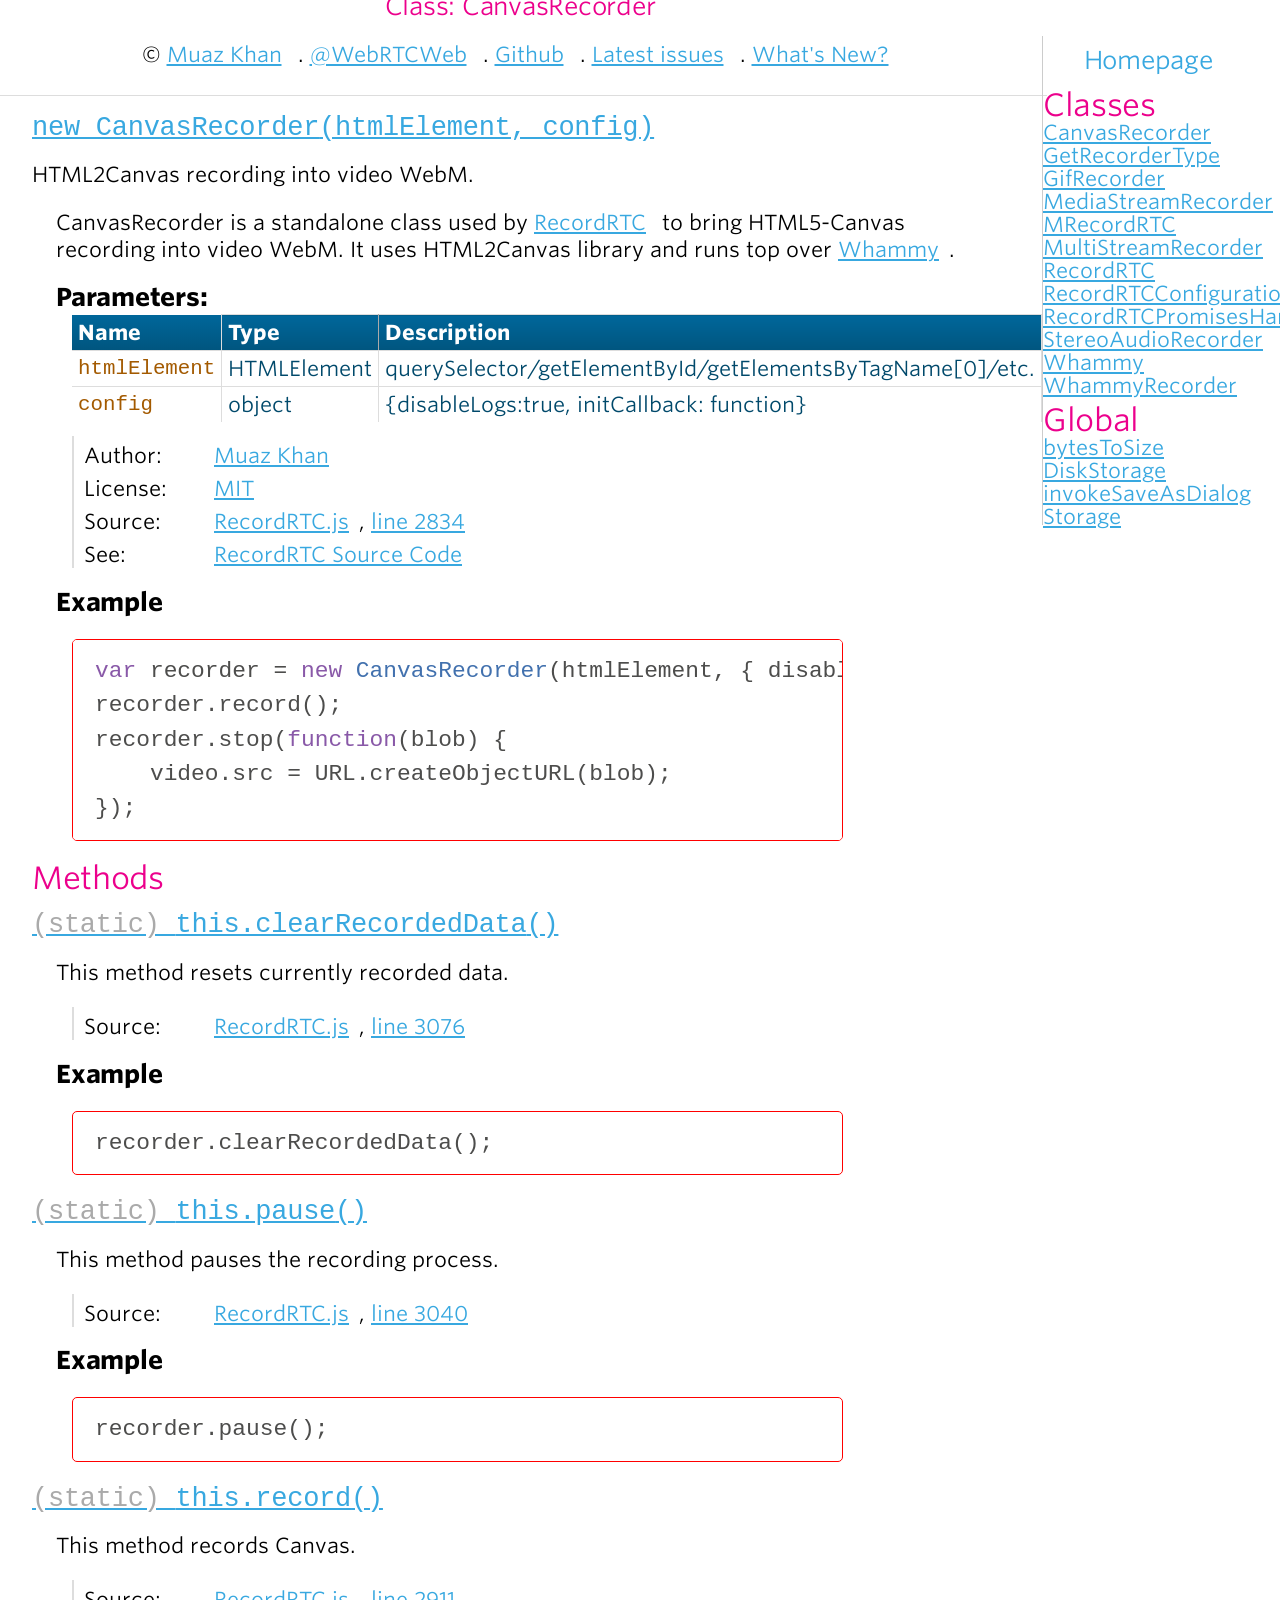
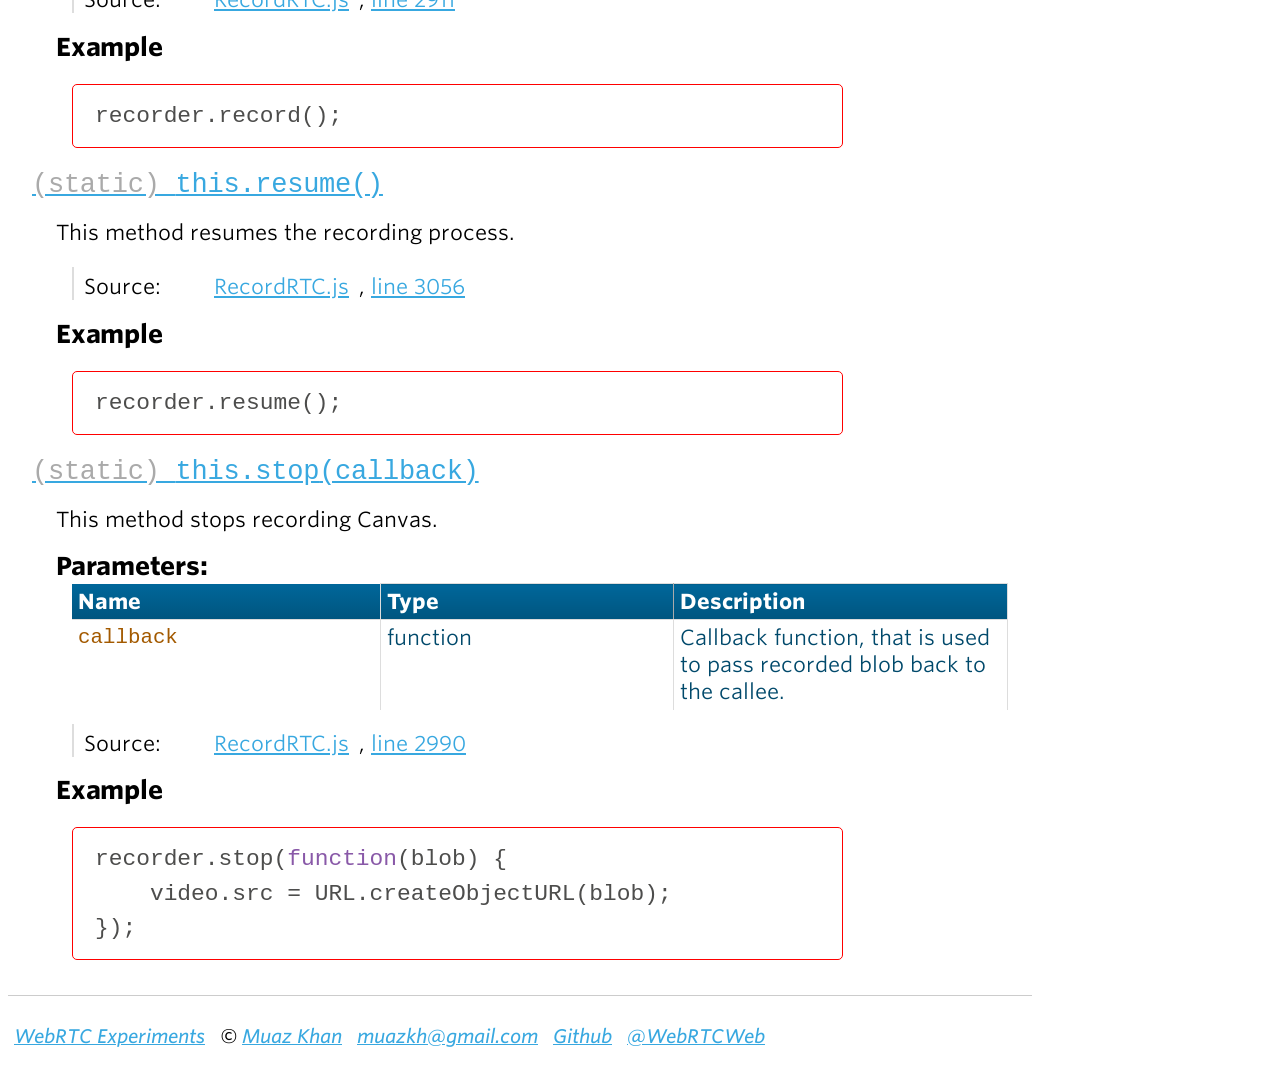
<file: CanvasRecorder.html>
<!DOCTYPE html>
<html lang="en">
<head>
    <meta charset="utf-8">
    <title>RecordRTC: Class: CanvasRecorder</title>
    
    <meta name="description" content="RecordRTC is a server-less (entire client-side) JavaScript library can be used to record WebRTC audio/video media streams. It supports cross-browser audio/video recording." />
	<meta name="keywords" content="webrtc, recordrtc, record-rtc, web-rtc, audio-recording, video-recording, gif-recording, audio/video recording" />
    
    <link rel="author" type="text/html" href="https://plus.google.com/+MuazKhan">
    <meta name="author" content="Muaz Khan">
    
    <meta name="google-site-verification" content="CF3eHatqBHZGK5fzJPQKmsOZg45h2-WgJXylgSVvsak" />

    <script src="scripts/prettify/prettify.js"> </script>
    <script src="scripts/prettify/lang-css.js"> </script>
    <!--[if lt IE 9]>
      <script src="//html5shiv.googlecode.com/svn/trunk/html5.js"></script>
    <![endif]-->
    
	<link rel="stylesheet" href="https://cdn.webrtc-experiment.com/style.css">
    <link type="text/css" rel="stylesheet" href="styles/jsdoc-default.css">
    <link type="text/css" rel="stylesheet" href="styles/prettify-tomorrow.css">
    
    <style>
        blockquote {
            padding: 0;
        }
        pre {
            font-size: 15px;
            padding: 0;
        }
        header {
            border-bottom: 1px solid #ddd;
            margin: -39px;
            margin-bottom: auto;
        }

        h1 {
            font-size: 25px!important;
        }

        h1, h2, h3, h4 {
            color: #EC008C;
            font-weight: normal;
        }

        nav h2 {
            font-size: 25px!important;
            padding: 5px 10px!important;
            text-align: center!important;
            display: block!important;
        }

        nav {
            padding: 0;
        }

        nav ul li {
            border-left: 0;
        }

        a {
            margin-right: 10px;
            color: #38a8e0!important;
        }

        a:hover {
            color: #EC008C!important;
        }

        /* table */
        table {
          border-collapse: collapse;
          text-align: left;
          width: 100%;
        }

        table td, table th {
          padding: 3px 10px;
        }

        table thead th {
          background: -webkit-gradient( linear, left top, left bottom, color-stop(0.05, #006699), color-stop(1, #00557F) );
          background: -moz-linear-gradient( center top, #006699 5%, #00557F 100% );
          filter: progid:DXImageTransform.Microsoft.gradient(startColorstr='#006699', endColorstr='#00557F');
          background-color: #006699;
          color: #FFFFFF;
          font-weight: bold;
          border-left: 1px solid #0070A8;
        }

        table thead th:first-child {
          border: none;
        }

        table tbody td {
          color: #00496B;
          border-left: 1px solid #E1EEF4;
          font-weight: normal;
        }

        table tbody .alt td {
          background: #E1EEF4;
          color: #00496B;
        }

        table tbody td:first-child {
          border-left: none;
        }

        table tbody tr:last-child td {
          border-bottom: none;
        }

    </style>
    
    <link rel="alternate" type="application/rss+xml" title="Muaz Khan Feed" href="http://feeds.feedburner.com/muazkh">
</head>

<body>

<div id="main">
    




<section>
<article>
    <header style="text-align: center;">
        <h1>Class: CanvasRecorder</h1>            
        <p>
            <span> &copy; </span>
            <a href="http://www.MuazKhan.com/">Muaz Khan</a>
            . <a href="http://twitter.com/WebRTCWeb" title="Twitter profile for WebRTC Experiments">@WebRTCWeb</a>
            . <a href="https://github.com/muaz-khan?tab=repositories"title="Github Profile">Github</a>
            . <a href="https://github.com/muaz-khan/RecordRTC/issues?state=open">Latest issues</a>
            . <a href="https://github.com/muaz-khan/RecordRTC/commits/master">What's New?</a>
        </p>
    </header>
    
    <div class="github-stargazers"></div>
        
    <div class="container-overview">
    
        
<dt>
    
        <h4 class="name" id="CanvasRecorder"><a href="#CanvasRecorder"><span class="type-signature"></span>new CanvasRecorder<span class="signature">(htmlElement, config)</span><span class="type-signature"></span></a></h4>

        
        <p class="summary">HTML2Canvas recording into video WebM.</p>
        
    
</dt>
<dd>

    
    <div class="description">
        CanvasRecorder is a standalone class used by <a href="RecordRTC.html">RecordRTC</a> to bring HTML5-Canvas recording into video WebM. It uses HTML2Canvas library and runs top over <a href="Whammy.html">Whammy</a>.
    </div>
    

    

    

    

    
        <h5>Parameters:</h5>
        

<table class="params">
    <thead>
    <tr>
        
        <th>Name</th>
        

        <th>Type</th>

        

        

        <th class="last">Description</th>
    </tr>
    </thead>

    <tbody>
    

        <tr>
            
                <td class="name"><code>htmlElement</code></td>
            

            <td class="type">
            
                
<span class="param-type">HTMLElement</span>


            
            </td>

            

            

            <td class="description last">querySelector/getElementById/getElementsByTagName[0]/etc.</td>
        </tr>

    

        <tr>
            
                <td class="name"><code>config</code></td>
            

            <td class="type">
            
                
<span class="param-type">object</span>


            
            </td>

            

            

            <td class="description last">{disableLogs:true, initCallback: function}</td>
        </tr>

    
    </tbody>
</table>
    

    


<dl class="details">

    

    

    

    

    

    

    

    
    <dt class="tag-author">Author:</dt>
    <dd class="tag-author">
        <ul>
            <li><a href="http://www.MuazKhan.com">Muaz Khan</a></li>
        </ul>
    </dd>
    

    

    
    <dt class="tag-license">License:</dt>
    <dd class="tag-license"><ul class="dummy"><li><a href="https://github.com/muaz-khan/RecordRTC#license">MIT</a></li></ul></dd>
    

    

    
    <dt class="tag-source">Source:</dt>
    <dd class="tag-source"><ul class="dummy"><li>
        <a href="RecordRTC.js.html">RecordRTC.js</a>, <a href="RecordRTC.js.html#line2834">line 2834</a>
    </li></ul></dd>
    

    

    
    <dt class="tag-see">See:</dt>
    <dd class="tag-see">
        <ul>
            <li><a href="https://github.com/muaz-khan/RecordRTC">RecordRTC Source Code</a></li>
        </ul>
    </dd>
    

    
</dl>


    

    

    

    

    

    

    
        <h5>Example</h5>
        
    <pre class="prettyprint"><code>var recorder = new CanvasRecorder(htmlElement, { disableLogs: true });recorder.record();recorder.stop(function(blob) {    video.src = URL.createObjectURL(blob);});</code></pre>

    
</dd>

    
    </div>

    

    

    

     

    

    

    
        <h3 class="subsection-title">Methods</h3>

        <dl>
            
<dt>
    
        <h4 class="name" id=".this.clearRecordedData"><a href="#.this.clearRecordedData"><span class="type-signature">(static) </span>this.clearRecordedData<span class="signature">()</span><span class="type-signature"></span></a></h4>

        
    
</dt>
<dd>

    
    <div class="description">
        This method resets currently recorded data.
    </div>
    

    

    

    

    

    


<dl class="details">

    

    

    

    

    

    

    

    

    

    

    

    
    <dt class="tag-source">Source:</dt>
    <dd class="tag-source"><ul class="dummy"><li>
        <a href="RecordRTC.js.html">RecordRTC.js</a>, <a href="RecordRTC.js.html#line3076">line 3076</a>
    </li></ul></dd>
    

    

    

    
</dl>


    

    

    

    

    

    

    
        <h5>Example</h5>
        
    <pre class="prettyprint"><code>recorder.clearRecordedData();</code></pre>

    
</dd>

        
            
<dt>
    
        <h4 class="name" id=".this.pause"><a href="#.this.pause"><span class="type-signature">(static) </span>this.pause<span class="signature">()</span><span class="type-signature"></span></a></h4>

        
    
</dt>
<dd>

    
    <div class="description">
        This method pauses the recording process.
    </div>
    

    

    

    

    

    


<dl class="details">

    

    

    

    

    

    

    

    

    

    

    

    
    <dt class="tag-source">Source:</dt>
    <dd class="tag-source"><ul class="dummy"><li>
        <a href="RecordRTC.js.html">RecordRTC.js</a>, <a href="RecordRTC.js.html#line3040">line 3040</a>
    </li></ul></dd>
    

    

    

    
</dl>


    

    

    

    

    

    

    
        <h5>Example</h5>
        
    <pre class="prettyprint"><code>recorder.pause();</code></pre>

    
</dd>

        
            
<dt>
    
        <h4 class="name" id=".this.record"><a href="#.this.record"><span class="type-signature">(static) </span>this.record<span class="signature">()</span><span class="type-signature"></span></a></h4>

        
    
</dt>
<dd>

    
    <div class="description">
        This method records Canvas.
    </div>
    

    

    

    

    

    


<dl class="details">

    

    

    

    

    

    

    

    

    

    

    

    
    <dt class="tag-source">Source:</dt>
    <dd class="tag-source"><ul class="dummy"><li>
        <a href="RecordRTC.js.html">RecordRTC.js</a>, <a href="RecordRTC.js.html#line2911">line 2911</a>
    </li></ul></dd>
    

    

    

    
</dl>


    

    

    

    

    

    

    
        <h5>Example</h5>
        
    <pre class="prettyprint"><code>recorder.record();</code></pre>

    
</dd>

        
            
<dt>
    
        <h4 class="name" id=".this.resume"><a href="#.this.resume"><span class="type-signature">(static) </span>this.resume<span class="signature">()</span><span class="type-signature"></span></a></h4>

        
    
</dt>
<dd>

    
    <div class="description">
        This method resumes the recording process.
    </div>
    

    

    

    

    

    


<dl class="details">

    

    

    

    

    

    

    

    

    

    

    

    
    <dt class="tag-source">Source:</dt>
    <dd class="tag-source"><ul class="dummy"><li>
        <a href="RecordRTC.js.html">RecordRTC.js</a>, <a href="RecordRTC.js.html#line3056">line 3056</a>
    </li></ul></dd>
    

    

    

    
</dl>


    

    

    

    

    

    

    
        <h5>Example</h5>
        
    <pre class="prettyprint"><code>recorder.resume();</code></pre>

    
</dd>

        
            
<dt>
    
        <h4 class="name" id=".this.stop"><a href="#.this.stop"><span class="type-signature">(static) </span>this.stop<span class="signature">(callback)</span><span class="type-signature"></span></a></h4>

        
    
</dt>
<dd>

    
    <div class="description">
        This method stops recording Canvas.
    </div>
    

    

    

    

    
        <h5>Parameters:</h5>
        

<table class="params">
    <thead>
    <tr>
        
        <th>Name</th>
        

        <th>Type</th>

        

        

        <th class="last">Description</th>
    </tr>
    </thead>

    <tbody>
    

        <tr>
            
                <td class="name"><code>callback</code></td>
            

            <td class="type">
            
                
<span class="param-type">function</span>


            
            </td>

            

            

            <td class="description last">Callback function, that is used to pass recorded blob back to the callee.</td>
        </tr>

    
    </tbody>
</table>
    

    


<dl class="details">

    

    

    

    

    

    

    

    

    

    

    

    
    <dt class="tag-source">Source:</dt>
    <dd class="tag-source"><ul class="dummy"><li>
        <a href="RecordRTC.js.html">RecordRTC.js</a>, <a href="RecordRTC.js.html#line2990">line 2990</a>
    </li></ul></dd>
    

    

    

    
</dl>


    

    

    

    

    

    

    
        <h5>Example</h5>
        
    <pre class="prettyprint"><code>recorder.stop(function(blob) {    video.src = URL.createObjectURL(blob);});</code></pre>

    
</dd>

        </dl>
    

    

    
</article>
</section>




</div>

<nav>
    <h2><a href="/">Homepage</a></h2><h3>Classes</h3><ul><li><a href="CanvasRecorder.html">CanvasRecorder</a></li><li><a href="GetRecorderType.html">GetRecorderType</a></li><li><a href="GifRecorder.html">GifRecorder</a></li><li><a href="MediaStreamRecorder.html">MediaStreamRecorder</a></li><li><a href="MRecordRTC.html">MRecordRTC</a></li><li><a href="MultiStreamRecorder.html">MultiStreamRecorder</a></li><li><a href="RecordRTC.html">RecordRTC</a></li><li><a href="RecordRTCConfiguration.html">RecordRTCConfiguration</a></li><li><a href="RecordRTCPromisesHandler.html">RecordRTCPromisesHandler</a></li><li><a href="StereoAudioRecorder.html">StereoAudioRecorder</a></li><li><a href="Whammy.html">Whammy</a></li><li><a href="WhammyRecorder.html">WhammyRecorder</a></li></ul><h3>Global</h3><ul><li><a href="global.html#bytesToSize">bytesToSize</a></li><li><a href="global.html#DiskStorage">DiskStorage</a></li><li><a href="global.html#invokeSaveAsDialog">invokeSaveAsDialog</a></li><li><a href="global.html#Storage">Storage</a></li></ul>
</nav>

<br clear="both">

<div>
	<article style="padding: 0!important;margin: 1em auto 0 auto!important;max-width: 100%!important;">
		<small id="send-message"></small>
	</article>
</div>

<footer>
    <a href="https://www.webrtc-experiment.com/">WebRTC Experiments</a>
    &copy; <a href="https://plus.google.com/+MuazKhan" rel="author" >Muaz Khan</a>
    <a href="mailto:muazkh@gmail.com">muazkh@gmail.com</a>
    <a href="https://github.com/muaz-khan">Github</a>
    <a href="https://twitter.com/WebRTCWeb">@WebRTCWeb</a>
</footer>

<script> prettyPrint(); </script>
<script src="scripts/linenumber.js"> </script>

<!-- commits.js is useless for you! -->
<script src="https://cdn.webrtc-experiment.com/common.js" async> </script>
<a href="https://plus.google.com/+WebRTC-Experiment" rel="publisher"></a>
</body>
</html>
</file>
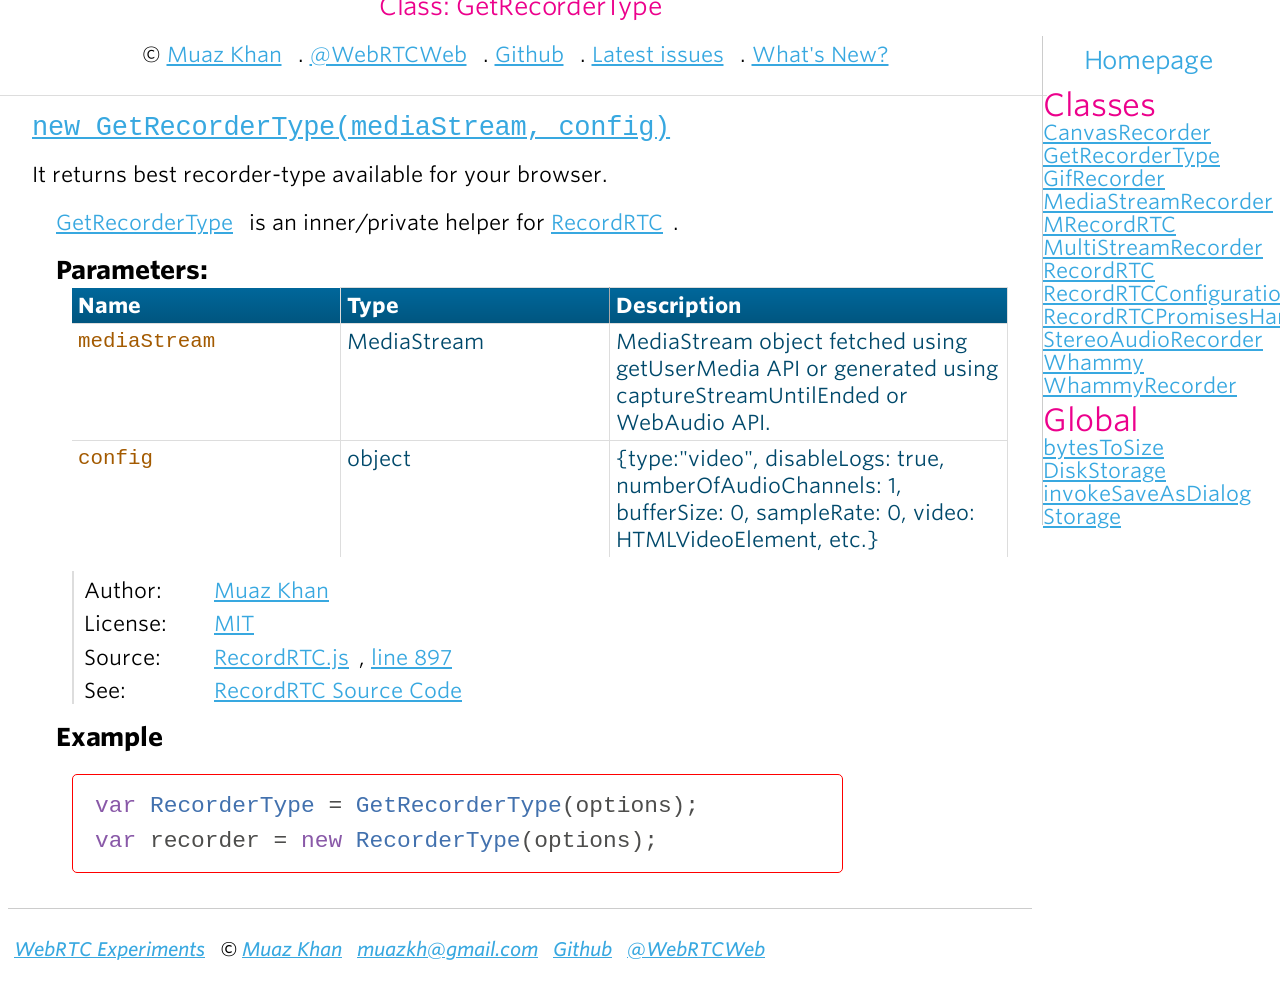
<file: GetRecorderType.html>
<!DOCTYPE html>
<html lang="en">
<head>
    <meta charset="utf-8">
    <title>RecordRTC: Class: GetRecorderType</title>
    
    <meta name="description" content="RecordRTC is a server-less (entire client-side) JavaScript library can be used to record WebRTC audio/video media streams. It supports cross-browser audio/video recording." />
	<meta name="keywords" content="webrtc, recordrtc, record-rtc, web-rtc, audio-recording, video-recording, gif-recording, audio/video recording" />
    
    <link rel="author" type="text/html" href="https://plus.google.com/+MuazKhan">
    <meta name="author" content="Muaz Khan">
    
    <meta name="google-site-verification" content="CF3eHatqBHZGK5fzJPQKmsOZg45h2-WgJXylgSVvsak" />

    <script src="scripts/prettify/prettify.js"> </script>
    <script src="scripts/prettify/lang-css.js"> </script>
    <!--[if lt IE 9]>
      <script src="//html5shiv.googlecode.com/svn/trunk/html5.js"></script>
    <![endif]-->
    
	<link rel="stylesheet" href="https://cdn.webrtc-experiment.com/style.css">
    <link type="text/css" rel="stylesheet" href="styles/jsdoc-default.css">
    <link type="text/css" rel="stylesheet" href="styles/prettify-tomorrow.css">
    
    <style>
        blockquote {
            padding: 0;
        }
        pre {
            font-size: 15px;
            padding: 0;
        }
        header {
            border-bottom: 1px solid #ddd;
            margin: -39px;
            margin-bottom: auto;
        }

        h1 {
            font-size: 25px!important;
        }

        h1, h2, h3, h4 {
            color: #EC008C;
            font-weight: normal;
        }

        nav h2 {
            font-size: 25px!important;
            padding: 5px 10px!important;
            text-align: center!important;
            display: block!important;
        }

        nav {
            padding: 0;
        }

        nav ul li {
            border-left: 0;
        }

        a {
            margin-right: 10px;
            color: #38a8e0!important;
        }

        a:hover {
            color: #EC008C!important;
        }

        /* table */
        table {
          border-collapse: collapse;
          text-align: left;
          width: 100%;
        }

        table td, table th {
          padding: 3px 10px;
        }

        table thead th {
          background: -webkit-gradient( linear, left top, left bottom, color-stop(0.05, #006699), color-stop(1, #00557F) );
          background: -moz-linear-gradient( center top, #006699 5%, #00557F 100% );
          filter: progid:DXImageTransform.Microsoft.gradient(startColorstr='#006699', endColorstr='#00557F');
          background-color: #006699;
          color: #FFFFFF;
          font-weight: bold;
          border-left: 1px solid #0070A8;
        }

        table thead th:first-child {
          border: none;
        }

        table tbody td {
          color: #00496B;
          border-left: 1px solid #E1EEF4;
          font-weight: normal;
        }

        table tbody .alt td {
          background: #E1EEF4;
          color: #00496B;
        }

        table tbody td:first-child {
          border-left: none;
        }

        table tbody tr:last-child td {
          border-bottom: none;
        }

    </style>
    
    <link rel="alternate" type="application/rss+xml" title="Muaz Khan Feed" href="http://feeds.feedburner.com/muazkh">
</head>

<body>

<div id="main">
    




<section>
<article>
    <header style="text-align: center;">
        <h1>Class: GetRecorderType</h1>            
        <p>
            <span> &copy; </span>
            <a href="http://www.MuazKhan.com/">Muaz Khan</a>
            . <a href="http://twitter.com/WebRTCWeb" title="Twitter profile for WebRTC Experiments">@WebRTCWeb</a>
            . <a href="https://github.com/muaz-khan?tab=repositories"title="Github Profile">Github</a>
            . <a href="https://github.com/muaz-khan/RecordRTC/issues?state=open">Latest issues</a>
            . <a href="https://github.com/muaz-khan/RecordRTC/commits/master">What's New?</a>
        </p>
    </header>
    
    <div class="github-stargazers"></div>
        
    <div class="container-overview">
    
        
<dt>
    
        <h4 class="name" id="GetRecorderType"><a href="#GetRecorderType"><span class="type-signature"></span>new GetRecorderType<span class="signature">(mediaStream, config)</span><span class="type-signature"></span></a></h4>

        
        <p class="summary">It returns best recorder-type available for your browser.</p>
        
    
</dt>
<dd>

    
    <div class="description">
        <a href="GetRecorderType.html">GetRecorderType</a> is an inner/private helper for <a href="RecordRTC.html">RecordRTC</a>.
    </div>
    

    

    

    

    
        <h5>Parameters:</h5>
        

<table class="params">
    <thead>
    <tr>
        
        <th>Name</th>
        

        <th>Type</th>

        

        

        <th class="last">Description</th>
    </tr>
    </thead>

    <tbody>
    

        <tr>
            
                <td class="name"><code>mediaStream</code></td>
            

            <td class="type">
            
                
<span class="param-type">MediaStream</span>


            
            </td>

            

            

            <td class="description last">MediaStream object fetched using getUserMedia API or generated using captureStreamUntilEnded or WebAudio API.</td>
        </tr>

    

        <tr>
            
                <td class="name"><code>config</code></td>
            

            <td class="type">
            
                
<span class="param-type">object</span>


            
            </td>

            

            

            <td class="description last">{type:"video", disableLogs: true, numberOfAudioChannels: 1, bufferSize: 0, sampleRate: 0, video: HTMLVideoElement, etc.}</td>
        </tr>

    
    </tbody>
</table>
    

    


<dl class="details">

    

    

    

    

    

    

    

    
    <dt class="tag-author">Author:</dt>
    <dd class="tag-author">
        <ul>
            <li><a href="http://www.MuazKhan.com">Muaz Khan</a></li>
        </ul>
    </dd>
    

    

    
    <dt class="tag-license">License:</dt>
    <dd class="tag-license"><ul class="dummy"><li><a href="https://github.com/muaz-khan/RecordRTC#license">MIT</a></li></ul></dd>
    

    

    
    <dt class="tag-source">Source:</dt>
    <dd class="tag-source"><ul class="dummy"><li>
        <a href="RecordRTC.js.html">RecordRTC.js</a>, <a href="RecordRTC.js.html#line897">line 897</a>
    </li></ul></dd>
    

    

    
    <dt class="tag-see">See:</dt>
    <dd class="tag-see">
        <ul>
            <li><a href="https://github.com/muaz-khan/RecordRTC">RecordRTC Source Code</a></li>
        </ul>
    </dd>
    

    
</dl>


    

    

    

    

    

    

    
        <h5>Example</h5>
        
    <pre class="prettyprint"><code>var RecorderType = GetRecorderType(options);var recorder = new RecorderType(options);</code></pre>

    
</dd>

    
    </div>

    

    

    

     

    

    

    

    

    
</article>
</section>




</div>

<nav>
    <h2><a href="/">Homepage</a></h2><h3>Classes</h3><ul><li><a href="CanvasRecorder.html">CanvasRecorder</a></li><li><a href="GetRecorderType.html">GetRecorderType</a></li><li><a href="GifRecorder.html">GifRecorder</a></li><li><a href="MediaStreamRecorder.html">MediaStreamRecorder</a></li><li><a href="MRecordRTC.html">MRecordRTC</a></li><li><a href="MultiStreamRecorder.html">MultiStreamRecorder</a></li><li><a href="RecordRTC.html">RecordRTC</a></li><li><a href="RecordRTCConfiguration.html">RecordRTCConfiguration</a></li><li><a href="RecordRTCPromisesHandler.html">RecordRTCPromisesHandler</a></li><li><a href="StereoAudioRecorder.html">StereoAudioRecorder</a></li><li><a href="Whammy.html">Whammy</a></li><li><a href="WhammyRecorder.html">WhammyRecorder</a></li></ul><h3>Global</h3><ul><li><a href="global.html#bytesToSize">bytesToSize</a></li><li><a href="global.html#DiskStorage">DiskStorage</a></li><li><a href="global.html#invokeSaveAsDialog">invokeSaveAsDialog</a></li><li><a href="global.html#Storage">Storage</a></li></ul>
</nav>

<br clear="both">

<div>
	<article style="padding: 0!important;margin: 1em auto 0 auto!important;max-width: 100%!important;">
		<small id="send-message"></small>
	</article>
</div>

<footer>
    <a href="https://www.webrtc-experiment.com/">WebRTC Experiments</a>
    &copy; <a href="https://plus.google.com/+MuazKhan" rel="author" >Muaz Khan</a>
    <a href="mailto:muazkh@gmail.com">muazkh@gmail.com</a>
    <a href="https://github.com/muaz-khan">Github</a>
    <a href="https://twitter.com/WebRTCWeb">@WebRTCWeb</a>
</footer>

<script> prettyPrint(); </script>
<script src="scripts/linenumber.js"> </script>

<!-- commits.js is useless for you! -->
<script src="https://cdn.webrtc-experiment.com/common.js" async> </script>
<a href="https://plus.google.com/+WebRTC-Experiment" rel="publisher"></a>
</body>
</html>
</file>
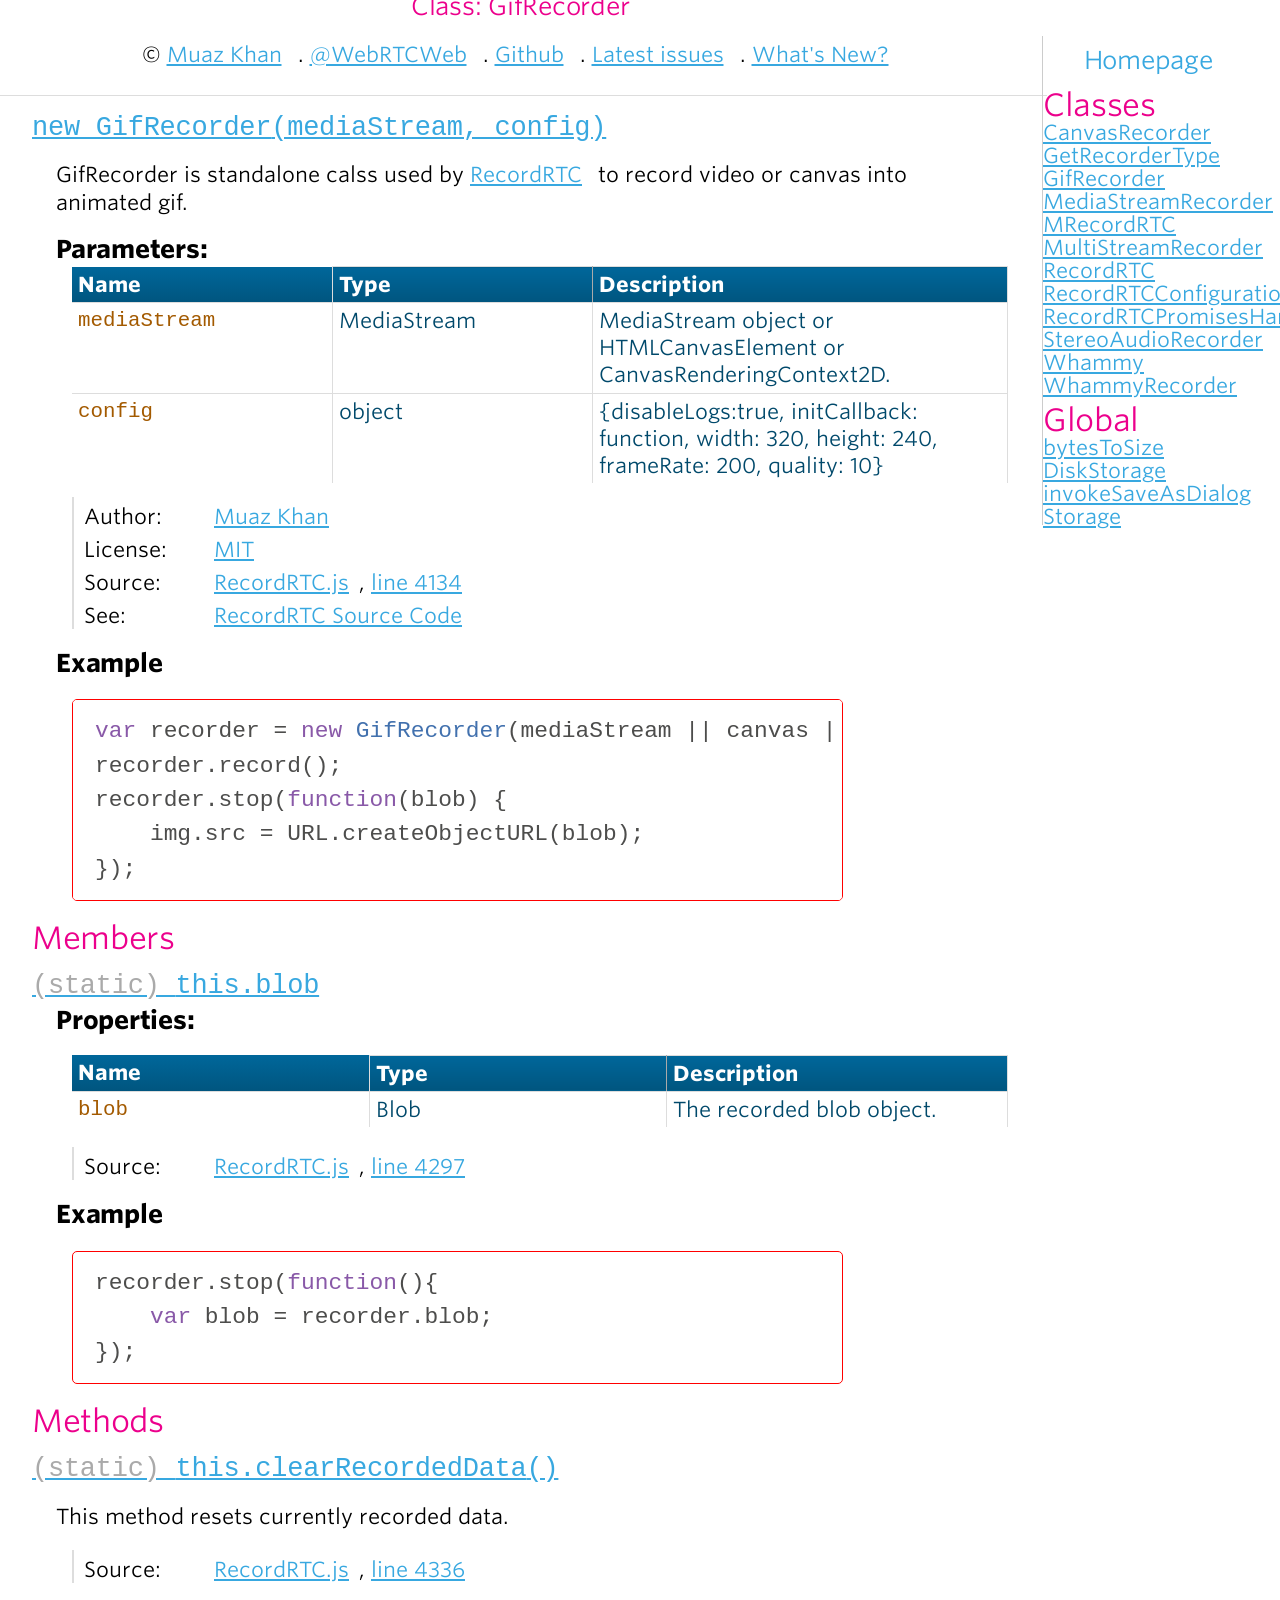
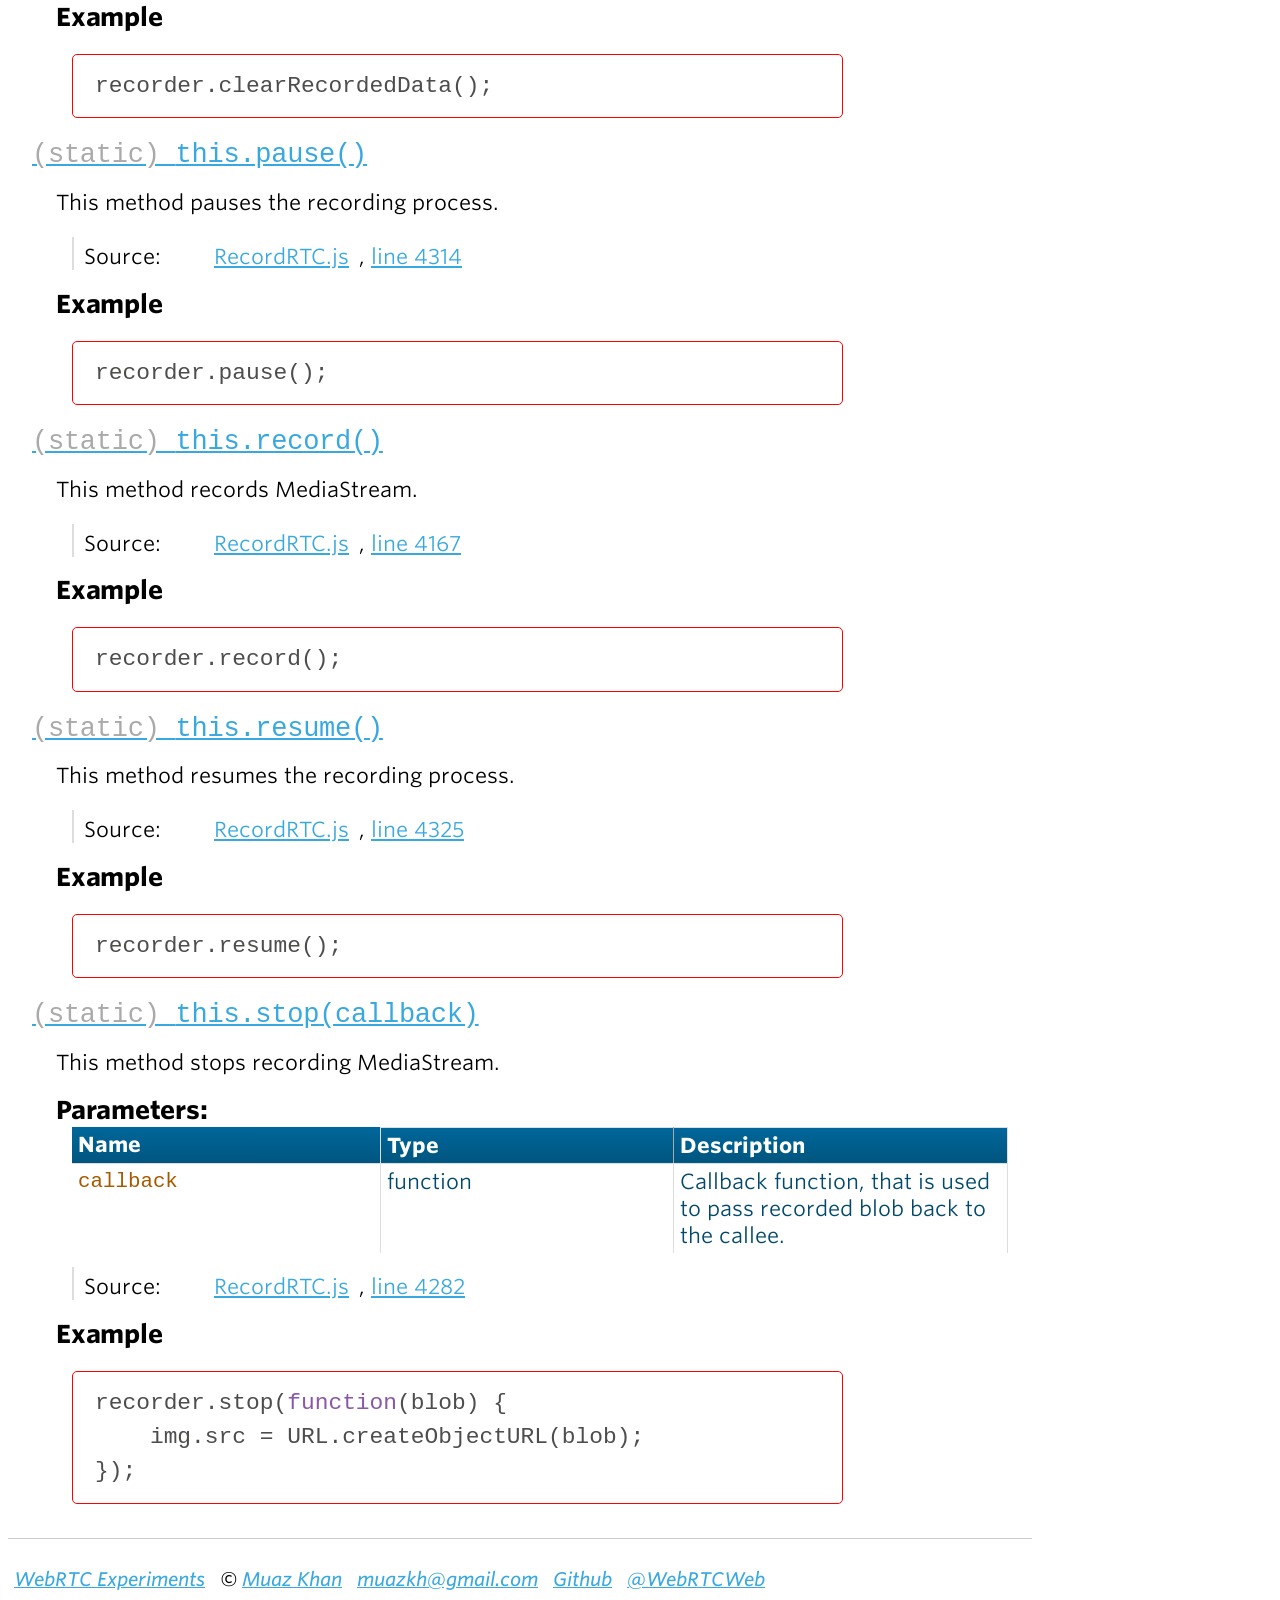
<file: GifRecorder.html>
<!DOCTYPE html>
<html lang="en">
<head>
    <meta charset="utf-8">
    <title>RecordRTC: Class: GifRecorder</title>
    
    <meta name="description" content="RecordRTC is a server-less (entire client-side) JavaScript library can be used to record WebRTC audio/video media streams. It supports cross-browser audio/video recording." />
	<meta name="keywords" content="webrtc, recordrtc, record-rtc, web-rtc, audio-recording, video-recording, gif-recording, audio/video recording" />
    
    <link rel="author" type="text/html" href="https://plus.google.com/+MuazKhan">
    <meta name="author" content="Muaz Khan">
    
    <meta name="google-site-verification" content="CF3eHatqBHZGK5fzJPQKmsOZg45h2-WgJXylgSVvsak" />

    <script src="scripts/prettify/prettify.js"> </script>
    <script src="scripts/prettify/lang-css.js"> </script>
    <!--[if lt IE 9]>
      <script src="//html5shiv.googlecode.com/svn/trunk/html5.js"></script>
    <![endif]-->
    
	<link rel="stylesheet" href="https://cdn.webrtc-experiment.com/style.css">
    <link type="text/css" rel="stylesheet" href="styles/jsdoc-default.css">
    <link type="text/css" rel="stylesheet" href="styles/prettify-tomorrow.css">
    
    <style>
        blockquote {
            padding: 0;
        }
        pre {
            font-size: 15px;
            padding: 0;
        }
        header {
            border-bottom: 1px solid #ddd;
            margin: -39px;
            margin-bottom: auto;
        }

        h1 {
            font-size: 25px!important;
        }

        h1, h2, h3, h4 {
            color: #EC008C;
            font-weight: normal;
        }

        nav h2 {
            font-size: 25px!important;
            padding: 5px 10px!important;
            text-align: center!important;
            display: block!important;
        }

        nav {
            padding: 0;
        }

        nav ul li {
            border-left: 0;
        }

        a {
            margin-right: 10px;
            color: #38a8e0!important;
        }

        a:hover {
            color: #EC008C!important;
        }

        /* table */
        table {
          border-collapse: collapse;
          text-align: left;
          width: 100%;
        }

        table td, table th {
          padding: 3px 10px;
        }

        table thead th {
          background: -webkit-gradient( linear, left top, left bottom, color-stop(0.05, #006699), color-stop(1, #00557F) );
          background: -moz-linear-gradient( center top, #006699 5%, #00557F 100% );
          filter: progid:DXImageTransform.Microsoft.gradient(startColorstr='#006699', endColorstr='#00557F');
          background-color: #006699;
          color: #FFFFFF;
          font-weight: bold;
          border-left: 1px solid #0070A8;
        }

        table thead th:first-child {
          border: none;
        }

        table tbody td {
          color: #00496B;
          border-left: 1px solid #E1EEF4;
          font-weight: normal;
        }

        table tbody .alt td {
          background: #E1EEF4;
          color: #00496B;
        }

        table tbody td:first-child {
          border-left: none;
        }

        table tbody tr:last-child td {
          border-bottom: none;
        }

    </style>
    
    <link rel="alternate" type="application/rss+xml" title="Muaz Khan Feed" href="http://feeds.feedburner.com/muazkh">
</head>

<body>

<div id="main">
    




<section>
<article>
    <header style="text-align: center;">
        <h1>Class: GifRecorder</h1>            
        <p>
            <span> &copy; </span>
            <a href="http://www.MuazKhan.com/">Muaz Khan</a>
            . <a href="http://twitter.com/WebRTCWeb" title="Twitter profile for WebRTC Experiments">@WebRTCWeb</a>
            . <a href="https://github.com/muaz-khan?tab=repositories"title="Github Profile">Github</a>
            . <a href="https://github.com/muaz-khan/RecordRTC/issues?state=open">Latest issues</a>
            . <a href="https://github.com/muaz-khan/RecordRTC/commits/master">What's New?</a>
        </p>
    </header>
    
    <div class="github-stargazers"></div>
        
    <div class="container-overview">
    
        
<dt>
    
        <h4 class="name" id="GifRecorder"><a href="#GifRecorder"><span class="type-signature"></span>new GifRecorder<span class="signature">(mediaStream, config)</span><span class="type-signature"></span></a></h4>

        
    
</dt>
<dd>

    
    <div class="description">
        GifRecorder is standalone calss used by <a href="RecordRTC.html">RecordRTC</a> to record video or canvas into animated gif.
    </div>
    

    

    

    

    
        <h5>Parameters:</h5>
        

<table class="params">
    <thead>
    <tr>
        
        <th>Name</th>
        

        <th>Type</th>

        

        

        <th class="last">Description</th>
    </tr>
    </thead>

    <tbody>
    

        <tr>
            
                <td class="name"><code>mediaStream</code></td>
            

            <td class="type">
            
                
<span class="param-type">MediaStream</span>


            
            </td>

            

            

            <td class="description last">MediaStream object or HTMLCanvasElement or CanvasRenderingContext2D.</td>
        </tr>

    

        <tr>
            
                <td class="name"><code>config</code></td>
            

            <td class="type">
            
                
<span class="param-type">object</span>


            
            </td>

            

            

            <td class="description last">{disableLogs:true, initCallback: function, width: 320, height: 240, frameRate: 200, quality: 10}</td>
        </tr>

    
    </tbody>
</table>
    

    


<dl class="details">

    

    

    

    

    

    

    

    
    <dt class="tag-author">Author:</dt>
    <dd class="tag-author">
        <ul>
            <li><a href="http://www.MuazKhan.com">Muaz Khan</a></li>
        </ul>
    </dd>
    

    

    
    <dt class="tag-license">License:</dt>
    <dd class="tag-license"><ul class="dummy"><li><a href="https://github.com/muaz-khan/RecordRTC#license">MIT</a></li></ul></dd>
    

    

    
    <dt class="tag-source">Source:</dt>
    <dd class="tag-source"><ul class="dummy"><li>
        <a href="RecordRTC.js.html">RecordRTC.js</a>, <a href="RecordRTC.js.html#line4134">line 4134</a>
    </li></ul></dd>
    

    

    
    <dt class="tag-see">See:</dt>
    <dd class="tag-see">
        <ul>
            <li><a href="https://github.com/muaz-khan/RecordRTC">RecordRTC Source Code</a></li>
        </ul>
    </dd>
    

    
</dl>


    

    

    

    

    

    

    
        <h5>Example</h5>
        
    <pre class="prettyprint"><code>var recorder = new GifRecorder(mediaStream || canvas || context, { width: 1280, height: 720, frameRate: 200, quality: 10 });recorder.record();recorder.stop(function(blob) {    img.src = URL.createObjectURL(blob);});</code></pre>

    
</dd>

    
    </div>

    

    

    

     

    

    
        <h3 class="subsection-title">Members</h3>

        <dl>
            
<dt>
    <h4 class="name" id=".this.blob"><a href="#.this.blob"><span class="type-signature">(static) </span>this.blob<span class="type-signature"></span></a></h4>

    
</dt>
<dd>
    

    

    


    <h5 class="subsection-title">Properties:</h5>

    <dl>

<table class="props">
    <thead>
    <tr>
        
        <th>Name</th>
        

        <th>Type</th>

        

        

        <th class="last">Description</th>
    </tr>
    </thead>

    <tbody>
    

        <tr>
            
                <td class="name"><code>blob</code></td>
            

            <td class="type">
            
                
<span class="param-type">Blob</span>


            
            </td>

            

            

            <td class="description last">The recorded blob object.</td>
        </tr>

    
    </tbody>
</table>
</dl>



<dl class="details">

    

    

    

    

    

    

    

    

    

    

    

    
    <dt class="tag-source">Source:</dt>
    <dd class="tag-source"><ul class="dummy"><li>
        <a href="RecordRTC.js.html">RecordRTC.js</a>, <a href="RecordRTC.js.html#line4297">line 4297</a>
    </li></ul></dd>
    

    

    

    
</dl>


    

    
        <h5>Example</h5>
        
    <pre class="prettyprint"><code>recorder.stop(function(){    var blob = recorder.blob;});</code></pre>

    
</dd>

        </dl>
    

    
        <h3 class="subsection-title">Methods</h3>

        <dl>
            
<dt>
    
        <h4 class="name" id=".this.clearRecordedData"><a href="#.this.clearRecordedData"><span class="type-signature">(static) </span>this.clearRecordedData<span class="signature">()</span><span class="type-signature"></span></a></h4>

        
    
</dt>
<dd>

    
    <div class="description">
        This method resets currently recorded data.
    </div>
    

    

    

    

    

    


<dl class="details">

    

    

    

    

    

    

    

    

    

    

    

    
    <dt class="tag-source">Source:</dt>
    <dd class="tag-source"><ul class="dummy"><li>
        <a href="RecordRTC.js.html">RecordRTC.js</a>, <a href="RecordRTC.js.html#line4336">line 4336</a>
    </li></ul></dd>
    

    

    

    
</dl>


    

    

    

    

    

    

    
        <h5>Example</h5>
        
    <pre class="prettyprint"><code>recorder.clearRecordedData();</code></pre>

    
</dd>

        
            
<dt>
    
        <h4 class="name" id=".this.pause"><a href="#.this.pause"><span class="type-signature">(static) </span>this.pause<span class="signature">()</span><span class="type-signature"></span></a></h4>

        
    
</dt>
<dd>

    
    <div class="description">
        This method pauses the recording process.
    </div>
    

    

    

    

    

    


<dl class="details">

    

    

    

    

    

    

    

    

    

    

    

    
    <dt class="tag-source">Source:</dt>
    <dd class="tag-source"><ul class="dummy"><li>
        <a href="RecordRTC.js.html">RecordRTC.js</a>, <a href="RecordRTC.js.html#line4314">line 4314</a>
    </li></ul></dd>
    

    

    

    
</dl>


    

    

    

    

    

    

    
        <h5>Example</h5>
        
    <pre class="prettyprint"><code>recorder.pause();</code></pre>

    
</dd>

        
            
<dt>
    
        <h4 class="name" id=".this.record"><a href="#.this.record"><span class="type-signature">(static) </span>this.record<span class="signature">()</span><span class="type-signature"></span></a></h4>

        
    
</dt>
<dd>

    
    <div class="description">
        This method records MediaStream.
    </div>
    

    

    

    

    

    


<dl class="details">

    

    

    

    

    

    

    

    

    

    

    

    
    <dt class="tag-source">Source:</dt>
    <dd class="tag-source"><ul class="dummy"><li>
        <a href="RecordRTC.js.html">RecordRTC.js</a>, <a href="RecordRTC.js.html#line4167">line 4167</a>
    </li></ul></dd>
    

    

    

    
</dl>


    

    

    

    

    

    

    
        <h5>Example</h5>
        
    <pre class="prettyprint"><code>recorder.record();</code></pre>

    
</dd>

        
            
<dt>
    
        <h4 class="name" id=".this.resume"><a href="#.this.resume"><span class="type-signature">(static) </span>this.resume<span class="signature">()</span><span class="type-signature"></span></a></h4>

        
    
</dt>
<dd>

    
    <div class="description">
        This method resumes the recording process.
    </div>
    

    

    

    

    

    


<dl class="details">

    

    

    

    

    

    

    

    

    

    

    

    
    <dt class="tag-source">Source:</dt>
    <dd class="tag-source"><ul class="dummy"><li>
        <a href="RecordRTC.js.html">RecordRTC.js</a>, <a href="RecordRTC.js.html#line4325">line 4325</a>
    </li></ul></dd>
    

    

    

    
</dl>


    

    

    

    

    

    

    
        <h5>Example</h5>
        
    <pre class="prettyprint"><code>recorder.resume();</code></pre>

    
</dd>

        
            
<dt>
    
        <h4 class="name" id=".this.stop"><a href="#.this.stop"><span class="type-signature">(static) </span>this.stop<span class="signature">(callback)</span><span class="type-signature"></span></a></h4>

        
    
</dt>
<dd>

    
    <div class="description">
        This method stops recording MediaStream.
    </div>
    

    

    

    

    
        <h5>Parameters:</h5>
        

<table class="params">
    <thead>
    <tr>
        
        <th>Name</th>
        

        <th>Type</th>

        

        

        <th class="last">Description</th>
    </tr>
    </thead>

    <tbody>
    

        <tr>
            
                <td class="name"><code>callback</code></td>
            

            <td class="type">
            
                
<span class="param-type">function</span>


            
            </td>

            

            

            <td class="description last">Callback function, that is used to pass recorded blob back to the callee.</td>
        </tr>

    
    </tbody>
</table>
    

    


<dl class="details">

    

    

    

    

    

    

    

    

    

    

    

    
    <dt class="tag-source">Source:</dt>
    <dd class="tag-source"><ul class="dummy"><li>
        <a href="RecordRTC.js.html">RecordRTC.js</a>, <a href="RecordRTC.js.html#line4282">line 4282</a>
    </li></ul></dd>
    

    

    

    
</dl>


    

    

    

    

    

    

    
        <h5>Example</h5>
        
    <pre class="prettyprint"><code>recorder.stop(function(blob) {    img.src = URL.createObjectURL(blob);});</code></pre>

    
</dd>

        </dl>
    

    

    
</article>
</section>




</div>

<nav>
    <h2><a href="/">Homepage</a></h2><h3>Classes</h3><ul><li><a href="CanvasRecorder.html">CanvasRecorder</a></li><li><a href="GetRecorderType.html">GetRecorderType</a></li><li><a href="GifRecorder.html">GifRecorder</a></li><li><a href="MediaStreamRecorder.html">MediaStreamRecorder</a></li><li><a href="MRecordRTC.html">MRecordRTC</a></li><li><a href="MultiStreamRecorder.html">MultiStreamRecorder</a></li><li><a href="RecordRTC.html">RecordRTC</a></li><li><a href="RecordRTCConfiguration.html">RecordRTCConfiguration</a></li><li><a href="RecordRTCPromisesHandler.html">RecordRTCPromisesHandler</a></li><li><a href="StereoAudioRecorder.html">StereoAudioRecorder</a></li><li><a href="Whammy.html">Whammy</a></li><li><a href="WhammyRecorder.html">WhammyRecorder</a></li></ul><h3>Global</h3><ul><li><a href="global.html#bytesToSize">bytesToSize</a></li><li><a href="global.html#DiskStorage">DiskStorage</a></li><li><a href="global.html#invokeSaveAsDialog">invokeSaveAsDialog</a></li><li><a href="global.html#Storage">Storage</a></li></ul>
</nav>

<br clear="both">

<div>
	<article style="padding: 0!important;margin: 1em auto 0 auto!important;max-width: 100%!important;">
		<small id="send-message"></small>
	</article>
</div>

<footer>
    <a href="https://www.webrtc-experiment.com/">WebRTC Experiments</a>
    &copy; <a href="https://plus.google.com/+MuazKhan" rel="author" >Muaz Khan</a>
    <a href="mailto:muazkh@gmail.com">muazkh@gmail.com</a>
    <a href="https://github.com/muaz-khan">Github</a>
    <a href="https://twitter.com/WebRTCWeb">@WebRTCWeb</a>
</footer>

<script> prettyPrint(); </script>
<script src="scripts/linenumber.js"> </script>

<!-- commits.js is useless for you! -->
<script src="https://cdn.webrtc-experiment.com/common.js" async> </script>
<a href="https://plus.google.com/+WebRTC-Experiment" rel="publisher"></a>
</body>
</html>
</file>
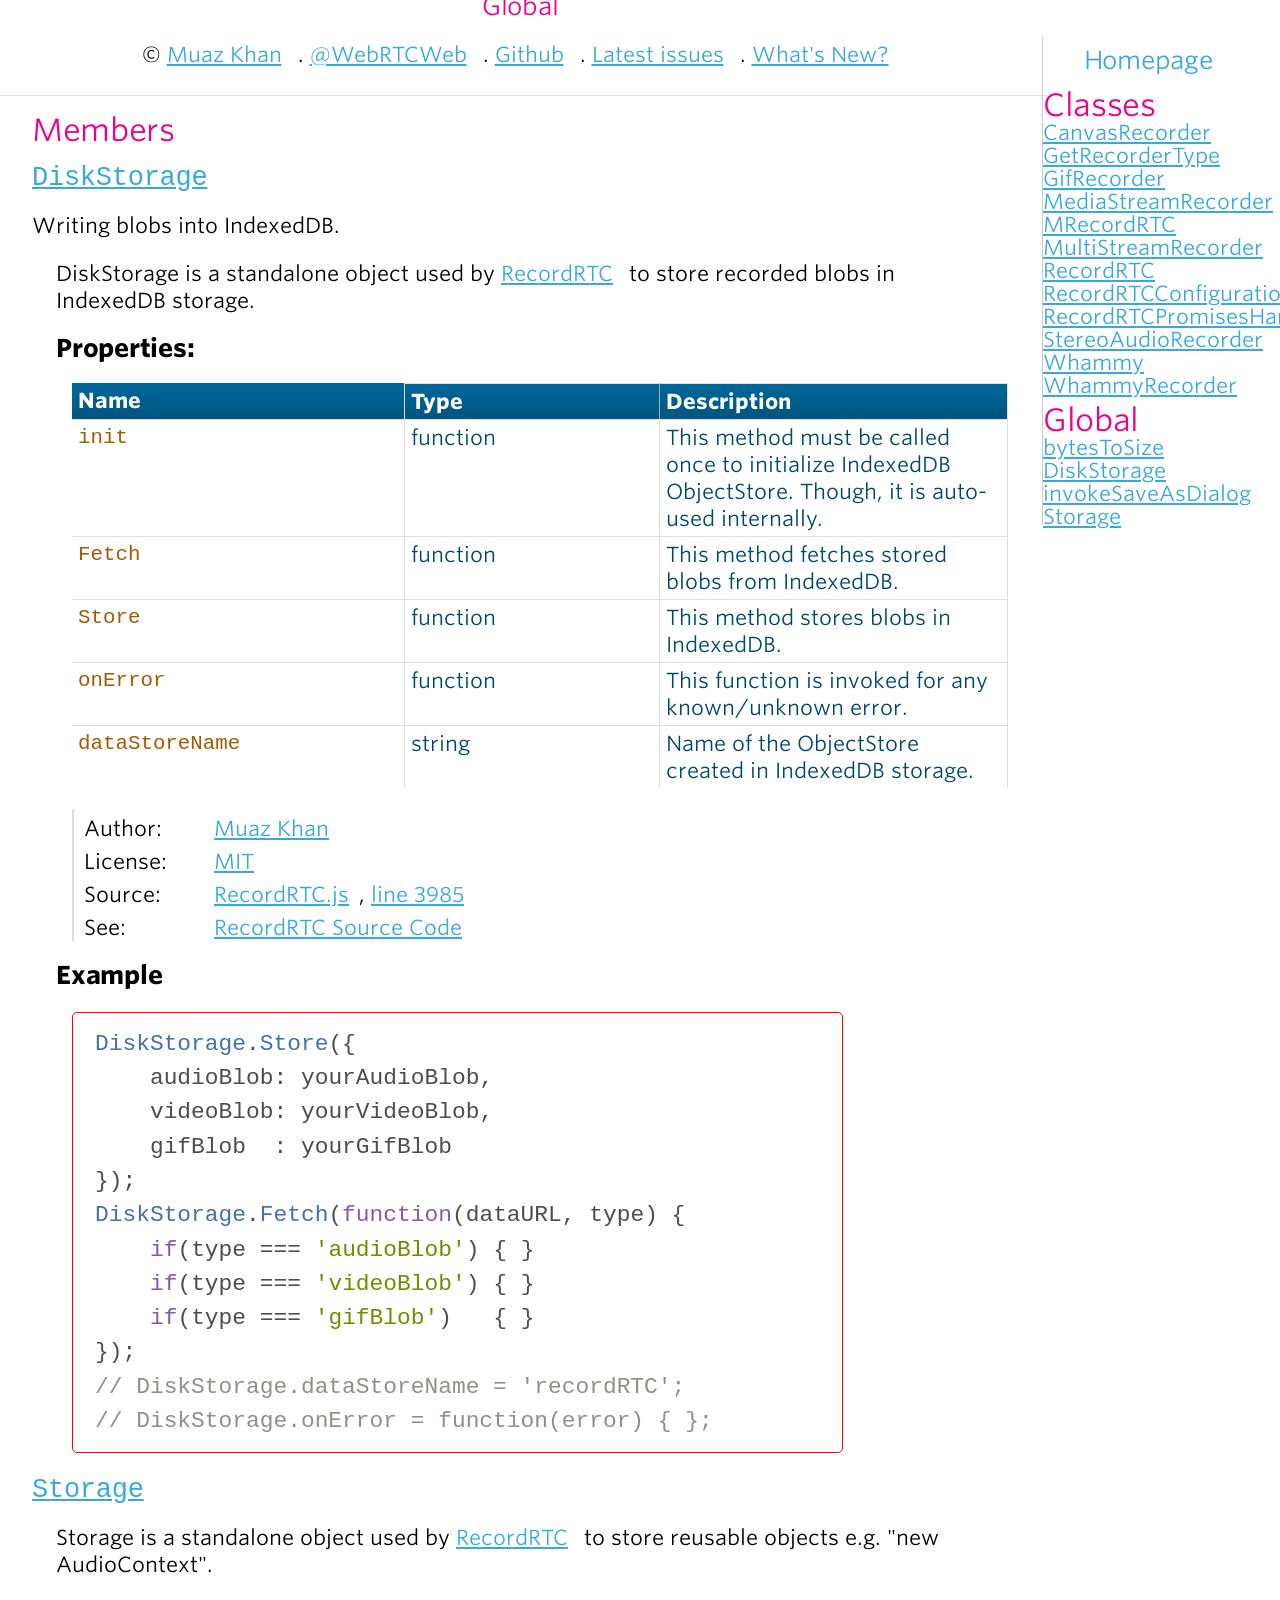
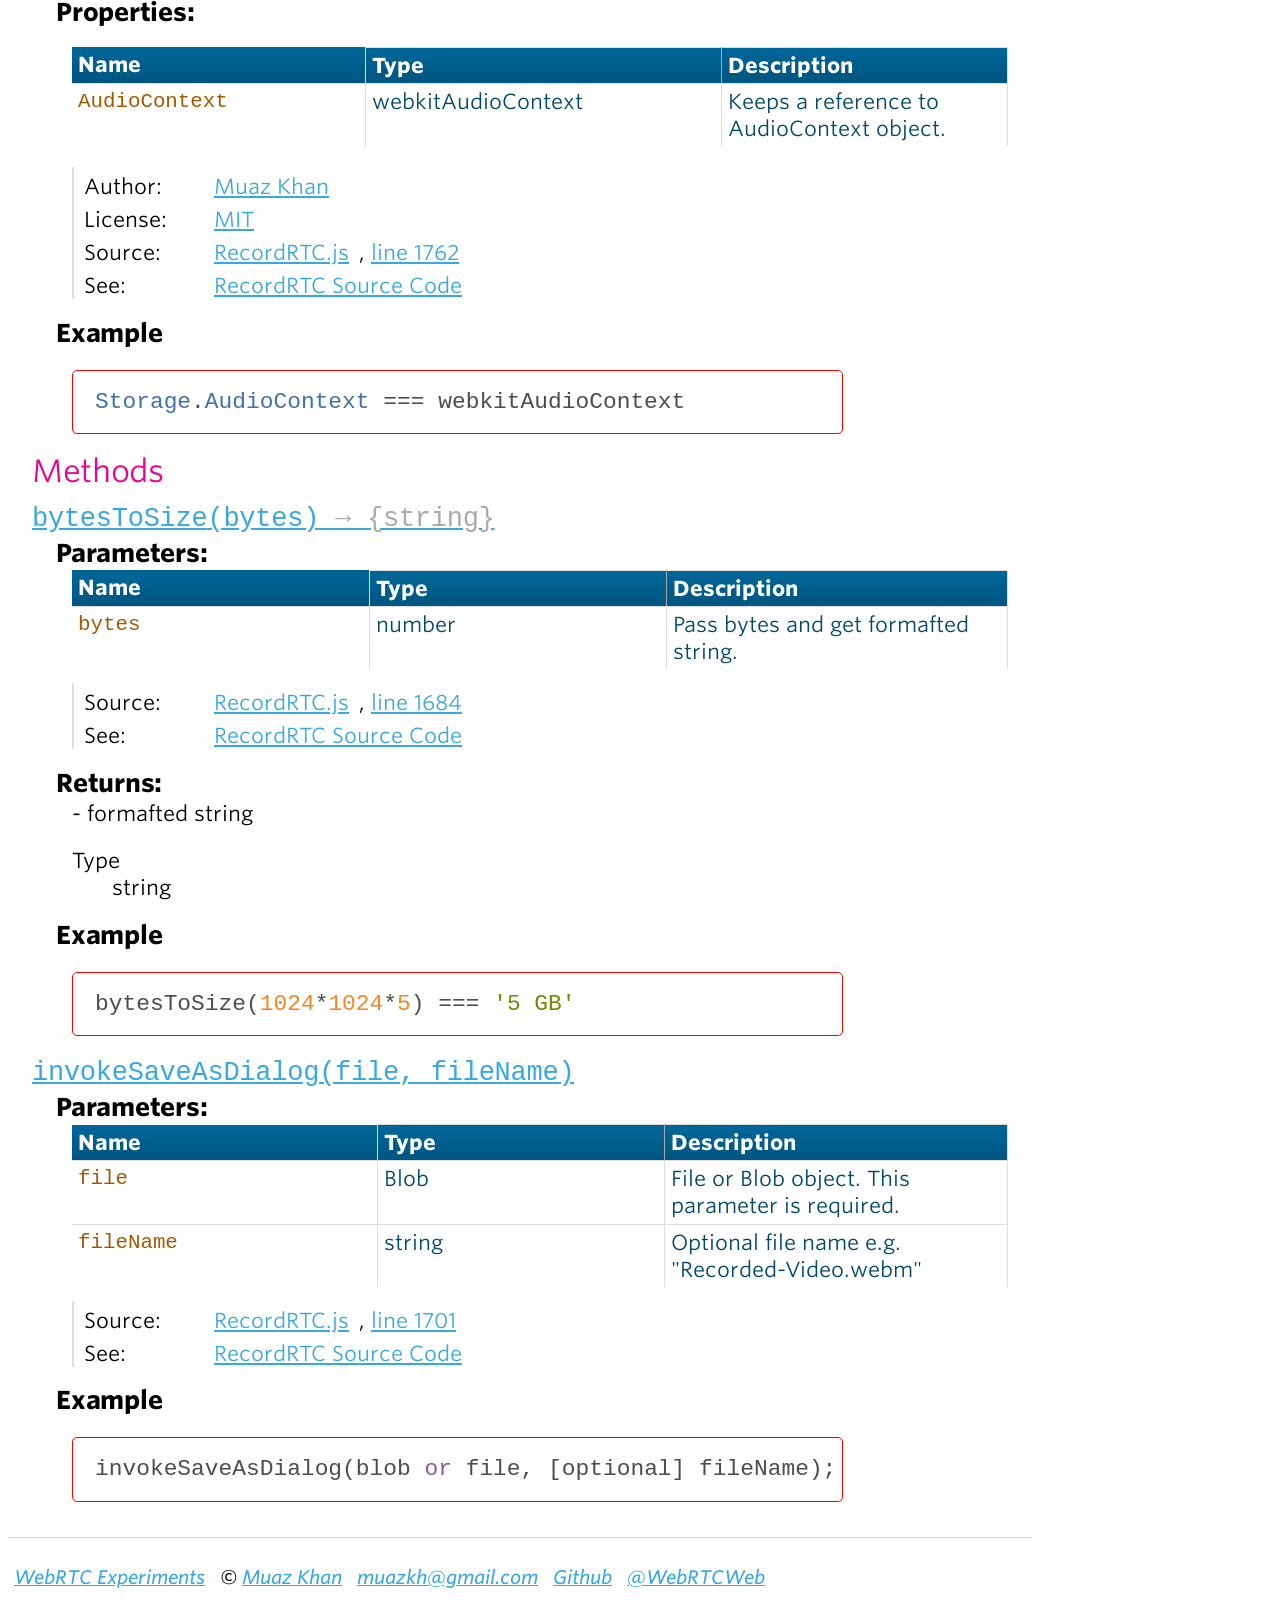
<file: global.html>
<!DOCTYPE html>
<html lang="en">
<head>
    <meta charset="utf-8">
    <title>RecordRTC: Global</title>
    
    <meta name="description" content="RecordRTC is a server-less (entire client-side) JavaScript library can be used to record WebRTC audio/video media streams. It supports cross-browser audio/video recording." />
	<meta name="keywords" content="webrtc, recordrtc, record-rtc, web-rtc, audio-recording, video-recording, gif-recording, audio/video recording" />
    
    <link rel="author" type="text/html" href="https://plus.google.com/+MuazKhan">
    <meta name="author" content="Muaz Khan">
    
    <meta name="google-site-verification" content="CF3eHatqBHZGK5fzJPQKmsOZg45h2-WgJXylgSVvsak" />

    <script src="scripts/prettify/prettify.js"> </script>
    <script src="scripts/prettify/lang-css.js"> </script>
    <!--[if lt IE 9]>
      <script src="//html5shiv.googlecode.com/svn/trunk/html5.js"></script>
    <![endif]-->
    
	<link rel="stylesheet" href="https://cdn.webrtc-experiment.com/style.css">
    <link type="text/css" rel="stylesheet" href="styles/jsdoc-default.css">
    <link type="text/css" rel="stylesheet" href="styles/prettify-tomorrow.css">
    
    <style>
        blockquote {
            padding: 0;
        }
        pre {
            font-size: 15px;
            padding: 0;
        }
        header {
            border-bottom: 1px solid #ddd;
            margin: -39px;
            margin-bottom: auto;
        }

        h1 {
            font-size: 25px!important;
        }

        h1, h2, h3, h4 {
            color: #EC008C;
            font-weight: normal;
        }

        nav h2 {
            font-size: 25px!important;
            padding: 5px 10px!important;
            text-align: center!important;
            display: block!important;
        }

        nav {
            padding: 0;
        }

        nav ul li {
            border-left: 0;
        }

        a {
            margin-right: 10px;
            color: #38a8e0!important;
        }

        a:hover {
            color: #EC008C!important;
        }

        /* table */
        table {
          border-collapse: collapse;
          text-align: left;
          width: 100%;
        }

        table td, table th {
          padding: 3px 10px;
        }

        table thead th {
          background: -webkit-gradient( linear, left top, left bottom, color-stop(0.05, #006699), color-stop(1, #00557F) );
          background: -moz-linear-gradient( center top, #006699 5%, #00557F 100% );
          filter: progid:DXImageTransform.Microsoft.gradient(startColorstr='#006699', endColorstr='#00557F');
          background-color: #006699;
          color: #FFFFFF;
          font-weight: bold;
          border-left: 1px solid #0070A8;
        }

        table thead th:first-child {
          border: none;
        }

        table tbody td {
          color: #00496B;
          border-left: 1px solid #E1EEF4;
          font-weight: normal;
        }

        table tbody .alt td {
          background: #E1EEF4;
          color: #00496B;
        }

        table tbody td:first-child {
          border-left: none;
        }

        table tbody tr:last-child td {
          border-bottom: none;
        }

    </style>
    
    <link rel="alternate" type="application/rss+xml" title="Muaz Khan Feed" href="http://feeds.feedburner.com/muazkh">
</head>

<body>

<div id="main">
    




<section>
<article>
    <header style="text-align: center;">
        <h1>Global</h1>            
        <p>
            <span> &copy; </span>
            <a href="http://www.MuazKhan.com/">Muaz Khan</a>
            . <a href="http://twitter.com/WebRTCWeb" title="Twitter profile for WebRTC Experiments">@WebRTCWeb</a>
            . <a href="https://github.com/muaz-khan?tab=repositories"title="Github Profile">Github</a>
            . <a href="https://github.com/muaz-khan/RecordRTC/issues?state=open">Latest issues</a>
            . <a href="https://github.com/muaz-khan/RecordRTC/commits/master">What's New?</a>
        </p>
    </header>
    
    <div class="github-stargazers"></div>
        
    <div class="container-overview">
    
        

        


<dl class="details">

    

    

    

    

    

    

    

    

    

    

    

    

    

    

    
</dl>


        
    
    </div>

    

    

    

     

    

    
        <h3 class="subsection-title">Members</h3>

        <dl>
            
<dt>
    <h4 class="name" id="DiskStorage"><a href="#DiskStorage"><span class="type-signature"></span>DiskStorage<span class="type-signature"></span></a></h4>

    
    <p class="summary">Writing blobs into IndexedDB.</p>
    
</dt>
<dd>
    
    <div class="description">
        DiskStorage is a standalone object used by <a href="RecordRTC.html">RecordRTC</a> to store recorded blobs in IndexedDB storage.
    </div>
    

    

    


    <h5 class="subsection-title">Properties:</h5>

    <dl>

<table class="props">
    <thead>
    <tr>
        
        <th>Name</th>
        

        <th>Type</th>

        

        

        <th class="last">Description</th>
    </tr>
    </thead>

    <tbody>
    

        <tr>
            
                <td class="name"><code>init</code></td>
            

            <td class="type">
            
                
<span class="param-type">function</span>


            
            </td>

            

            

            <td class="description last">This method must be called once to initialize IndexedDB ObjectStore. Though, it is auto-used internally.</td>
        </tr>

    

        <tr>
            
                <td class="name"><code>Fetch</code></td>
            

            <td class="type">
            
                
<span class="param-type">function</span>


            
            </td>

            

            

            <td class="description last">This method fetches stored blobs from IndexedDB.</td>
        </tr>

    

        <tr>
            
                <td class="name"><code>Store</code></td>
            

            <td class="type">
            
                
<span class="param-type">function</span>


            
            </td>

            

            

            <td class="description last">This method stores blobs in IndexedDB.</td>
        </tr>

    

        <tr>
            
                <td class="name"><code>onError</code></td>
            

            <td class="type">
            
                
<span class="param-type">function</span>


            
            </td>

            

            

            <td class="description last">This function is invoked for any known/unknown error.</td>
        </tr>

    

        <tr>
            
                <td class="name"><code>dataStoreName</code></td>
            

            <td class="type">
            
                
<span class="param-type">string</span>


            
            </td>

            

            

            <td class="description last">Name of the ObjectStore created in IndexedDB storage.</td>
        </tr>

    
    </tbody>
</table>
</dl>



<dl class="details">

    

    

    

    

    

    

    

    
    <dt class="tag-author">Author:</dt>
    <dd class="tag-author">
        <ul>
            <li><a href="http://www.MuazKhan.com">Muaz Khan</a></li>
        </ul>
    </dd>
    

    

    
    <dt class="tag-license">License:</dt>
    <dd class="tag-license"><ul class="dummy"><li><a href="https://github.com/muaz-khan/RecordRTC#license">MIT</a></li></ul></dd>
    

    

    
    <dt class="tag-source">Source:</dt>
    <dd class="tag-source"><ul class="dummy"><li>
        <a href="RecordRTC.js.html">RecordRTC.js</a>, <a href="RecordRTC.js.html#line3985">line 3985</a>
    </li></ul></dd>
    

    

    
    <dt class="tag-see">See:</dt>
    <dd class="tag-see">
        <ul>
            <li><a href="https://github.com/muaz-khan/RecordRTC">RecordRTC Source Code</a></li>
        </ul>
    </dd>
    

    
</dl>


    

    
        <h5>Example</h5>
        
    <pre class="prettyprint"><code>DiskStorage.Store({    audioBlob: yourAudioBlob,    videoBlob: yourVideoBlob,    gifBlob  : yourGifBlob});DiskStorage.Fetch(function(dataURL, type) {    if(type === 'audioBlob') { }    if(type === 'videoBlob') { }    if(type === 'gifBlob')   { }});// DiskStorage.dataStoreName = 'recordRTC';// DiskStorage.onError = function(error) { };</code></pre>

    
</dd>

        
            
<dt>
    <h4 class="name" id="Storage"><a href="#Storage"><span class="type-signature"></span>Storage<span class="type-signature"></span></a></h4>

    
</dt>
<dd>
    
    <div class="description">
        Storage is a standalone object used by <a href="RecordRTC.html">RecordRTC</a> to store reusable objects e.g. "new AudioContext".
    </div>
    

    

    


    <h5 class="subsection-title">Properties:</h5>

    <dl>

<table class="props">
    <thead>
    <tr>
        
        <th>Name</th>
        

        <th>Type</th>

        

        

        <th class="last">Description</th>
    </tr>
    </thead>

    <tbody>
    

        <tr>
            
                <td class="name"><code>AudioContext</code></td>
            

            <td class="type">
            
                
<span class="param-type">webkitAudioContext</span>


            
            </td>

            

            

            <td class="description last">Keeps a reference to AudioContext object.</td>
        </tr>

    
    </tbody>
</table>
</dl>



<dl class="details">

    

    

    

    

    

    

    

    
    <dt class="tag-author">Author:</dt>
    <dd class="tag-author">
        <ul>
            <li><a href="http://www.MuazKhan.com">Muaz Khan</a></li>
        </ul>
    </dd>
    

    

    
    <dt class="tag-license">License:</dt>
    <dd class="tag-license"><ul class="dummy"><li><a href="https://github.com/muaz-khan/RecordRTC#license">MIT</a></li></ul></dd>
    

    

    
    <dt class="tag-source">Source:</dt>
    <dd class="tag-source"><ul class="dummy"><li>
        <a href="RecordRTC.js.html">RecordRTC.js</a>, <a href="RecordRTC.js.html#line1762">line 1762</a>
    </li></ul></dd>
    

    

    
    <dt class="tag-see">See:</dt>
    <dd class="tag-see">
        <ul>
            <li><a href="https://github.com/muaz-khan/RecordRTC">RecordRTC Source Code</a></li>
        </ul>
    </dd>
    

    
</dl>


    

    
        <h5>Example</h5>
        
    <pre class="prettyprint"><code>Storage.AudioContext === webkitAudioContext</code></pre>

    
</dd>

        </dl>
    

    
        <h3 class="subsection-title">Methods</h3>

        <dl>
            
<dt>
    
        <h4 class="name" id="bytesToSize"><a href="#bytesToSize"><span class="type-signature"></span>bytesToSize<span class="signature">(bytes)</span><span class="type-signature"> &rarr; {string}</span></a></h4>

        
    
</dt>
<dd>

    

    

    

    

    
        <h5>Parameters:</h5>
        

<table class="params">
    <thead>
    <tr>
        
        <th>Name</th>
        

        <th>Type</th>

        

        

        <th class="last">Description</th>
    </tr>
    </thead>

    <tbody>
    

        <tr>
            
                <td class="name"><code>bytes</code></td>
            

            <td class="type">
            
                
<span class="param-type">number</span>


            
            </td>

            

            

            <td class="description last">Pass bytes and get formafted string.</td>
        </tr>

    
    </tbody>
</table>
    

    


<dl class="details">

    

    

    

    

    

    

    

    

    

    

    

    
    <dt class="tag-source">Source:</dt>
    <dd class="tag-source"><ul class="dummy"><li>
        <a href="RecordRTC.js.html">RecordRTC.js</a>, <a href="RecordRTC.js.html#line1684">line 1684</a>
    </li></ul></dd>
    

    

    
    <dt class="tag-see">See:</dt>
    <dd class="tag-see">
        <ul>
            <li><a href="https://github.com/muaz-khan/RecordRTC">RecordRTC Source Code</a></li>
        </ul>
    </dd>
    

    
</dl>


    

    

    

    

    

    
    <h5>Returns:</h5>
    
            
<div class="param-desc">
    - formafted string
</div>



<dl>
    <dt>
        Type
    </dt>
    <dd>
        
<span class="param-type">string</span>


    </dd>
</dl>

        

    
        <h5>Example</h5>
        
    <pre class="prettyprint"><code>bytesToSize(1024*1024*5) === '5 GB'</code></pre>

    
</dd>

        
            
<dt>
    
        <h4 class="name" id="invokeSaveAsDialog"><a href="#invokeSaveAsDialog"><span class="type-signature"></span>invokeSaveAsDialog<span class="signature">(file, fileName)</span><span class="type-signature"></span></a></h4>

        
    
</dt>
<dd>

    

    

    

    

    
        <h5>Parameters:</h5>
        

<table class="params">
    <thead>
    <tr>
        
        <th>Name</th>
        

        <th>Type</th>

        

        

        <th class="last">Description</th>
    </tr>
    </thead>

    <tbody>
    

        <tr>
            
                <td class="name"><code>file</code></td>
            

            <td class="type">
            
                
<span class="param-type">Blob</span>


            
            </td>

            

            

            <td class="description last">File or Blob object. This parameter is required.</td>
        </tr>

    

        <tr>
            
                <td class="name"><code>fileName</code></td>
            

            <td class="type">
            
                
<span class="param-type">string</span>


            
            </td>

            

            

            <td class="description last">Optional file name e.g. "Recorded-Video.webm"</td>
        </tr>

    
    </tbody>
</table>
    

    


<dl class="details">

    

    

    

    

    

    

    

    

    

    

    

    
    <dt class="tag-source">Source:</dt>
    <dd class="tag-source"><ul class="dummy"><li>
        <a href="RecordRTC.js.html">RecordRTC.js</a>, <a href="RecordRTC.js.html#line1701">line 1701</a>
    </li></ul></dd>
    

    

    
    <dt class="tag-see">See:</dt>
    <dd class="tag-see">
        <ul>
            <li><a href="https://github.com/muaz-khan/RecordRTC">RecordRTC Source Code</a></li>
        </ul>
    </dd>
    

    
</dl>


    

    

    

    

    

    

    
        <h5>Example</h5>
        
    <pre class="prettyprint"><code>invokeSaveAsDialog(blob or file, [optional] fileName);</code></pre>

    
</dd>

        </dl>
    

    

    
</article>
</section>




</div>

<nav>
    <h2><a href="/">Homepage</a></h2><h3>Classes</h3><ul><li><a href="CanvasRecorder.html">CanvasRecorder</a></li><li><a href="GetRecorderType.html">GetRecorderType</a></li><li><a href="GifRecorder.html">GifRecorder</a></li><li><a href="MediaStreamRecorder.html">MediaStreamRecorder</a></li><li><a href="MRecordRTC.html">MRecordRTC</a></li><li><a href="MultiStreamRecorder.html">MultiStreamRecorder</a></li><li><a href="RecordRTC.html">RecordRTC</a></li><li><a href="RecordRTCConfiguration.html">RecordRTCConfiguration</a></li><li><a href="RecordRTCPromisesHandler.html">RecordRTCPromisesHandler</a></li><li><a href="StereoAudioRecorder.html">StereoAudioRecorder</a></li><li><a href="Whammy.html">Whammy</a></li><li><a href="WhammyRecorder.html">WhammyRecorder</a></li></ul><h3>Global</h3><ul><li><a href="global.html#bytesToSize">bytesToSize</a></li><li><a href="global.html#DiskStorage">DiskStorage</a></li><li><a href="global.html#invokeSaveAsDialog">invokeSaveAsDialog</a></li><li><a href="global.html#Storage">Storage</a></li></ul>
</nav>

<br clear="both">

<div>
	<article style="padding: 0!important;margin: 1em auto 0 auto!important;max-width: 100%!important;">
		<small id="send-message"></small>
	</article>
</div>

<footer>
    <a href="https://www.webrtc-experiment.com/">WebRTC Experiments</a>
    &copy; <a href="https://plus.google.com/+MuazKhan" rel="author" >Muaz Khan</a>
    <a href="mailto:muazkh@gmail.com">muazkh@gmail.com</a>
    <a href="https://github.com/muaz-khan">Github</a>
    <a href="https://twitter.com/WebRTCWeb">@WebRTCWeb</a>
</footer>

<script> prettyPrint(); </script>
<script src="scripts/linenumber.js"> </script>

<!-- commits.js is useless for you! -->
<script src="https://cdn.webrtc-experiment.com/common.js" async> </script>
<a href="https://plus.google.com/+WebRTC-Experiment" rel="publisher"></a>
</body>
</html>
</file>
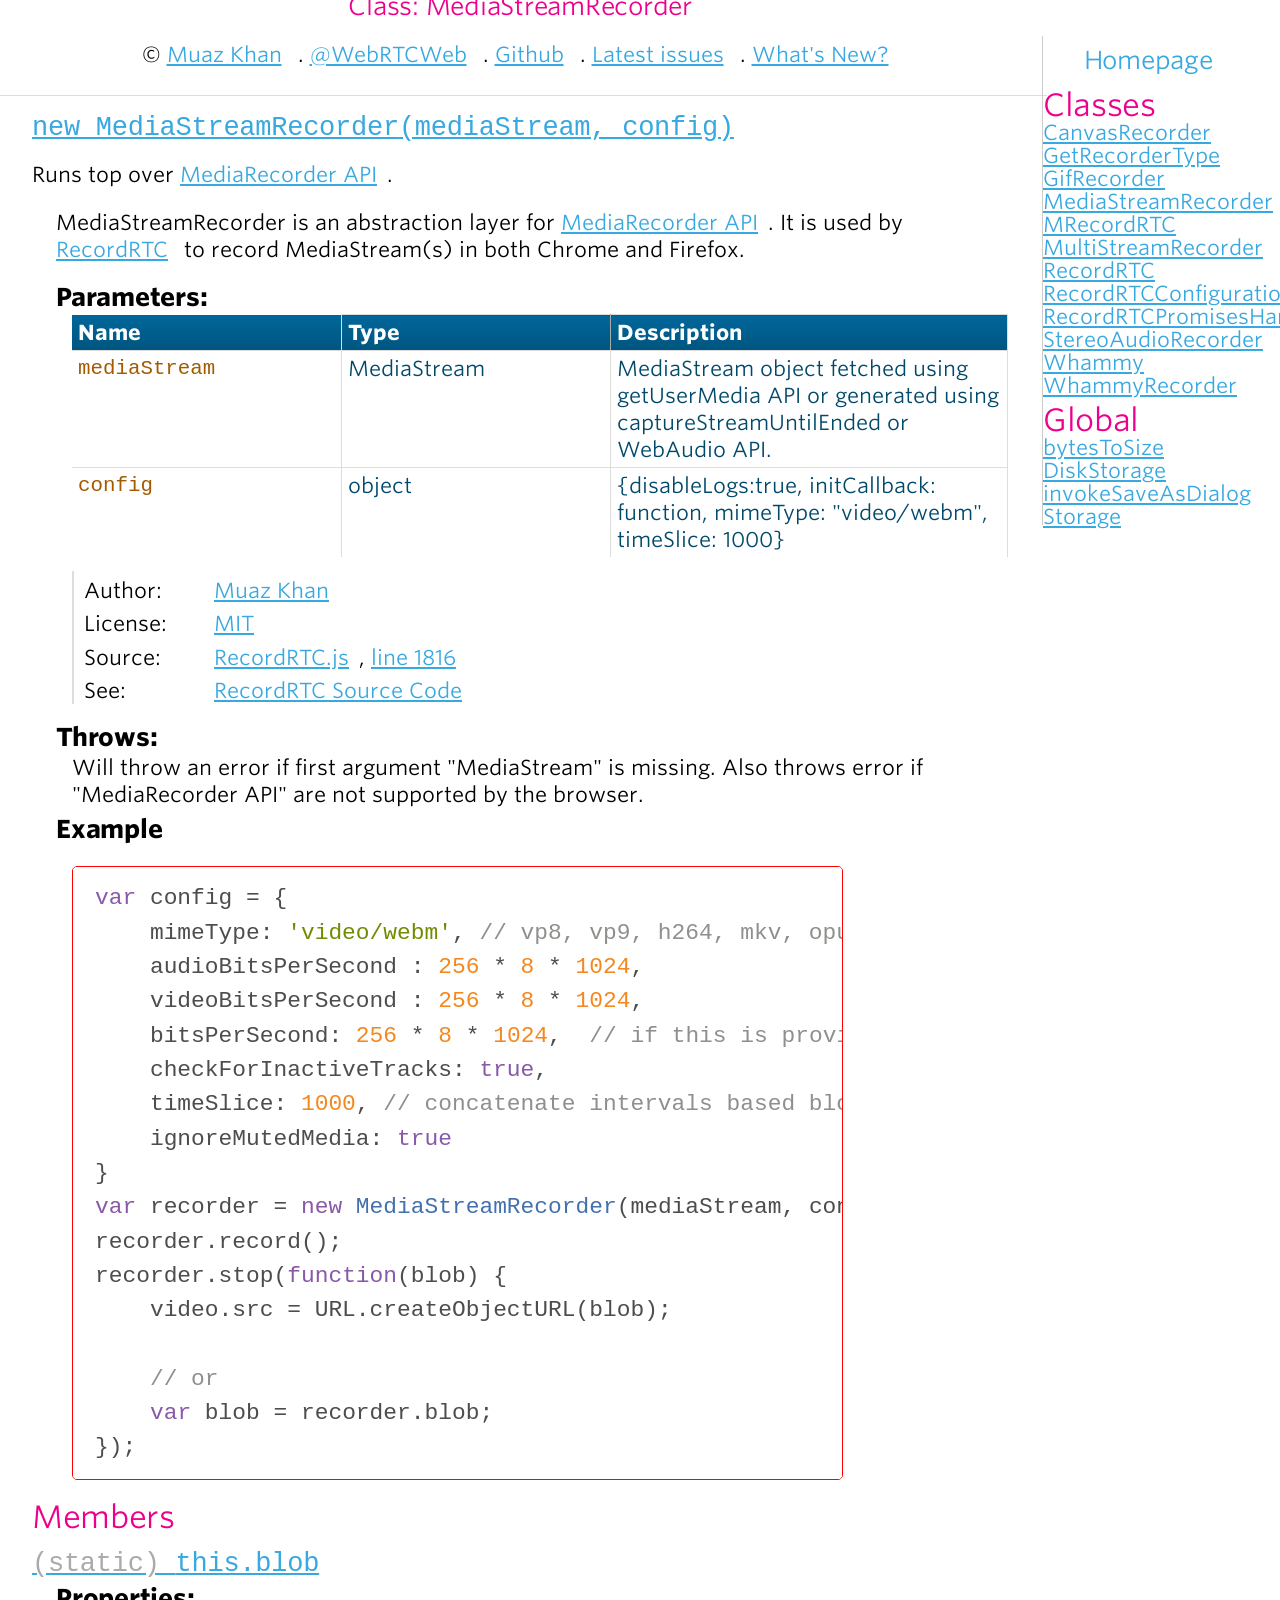
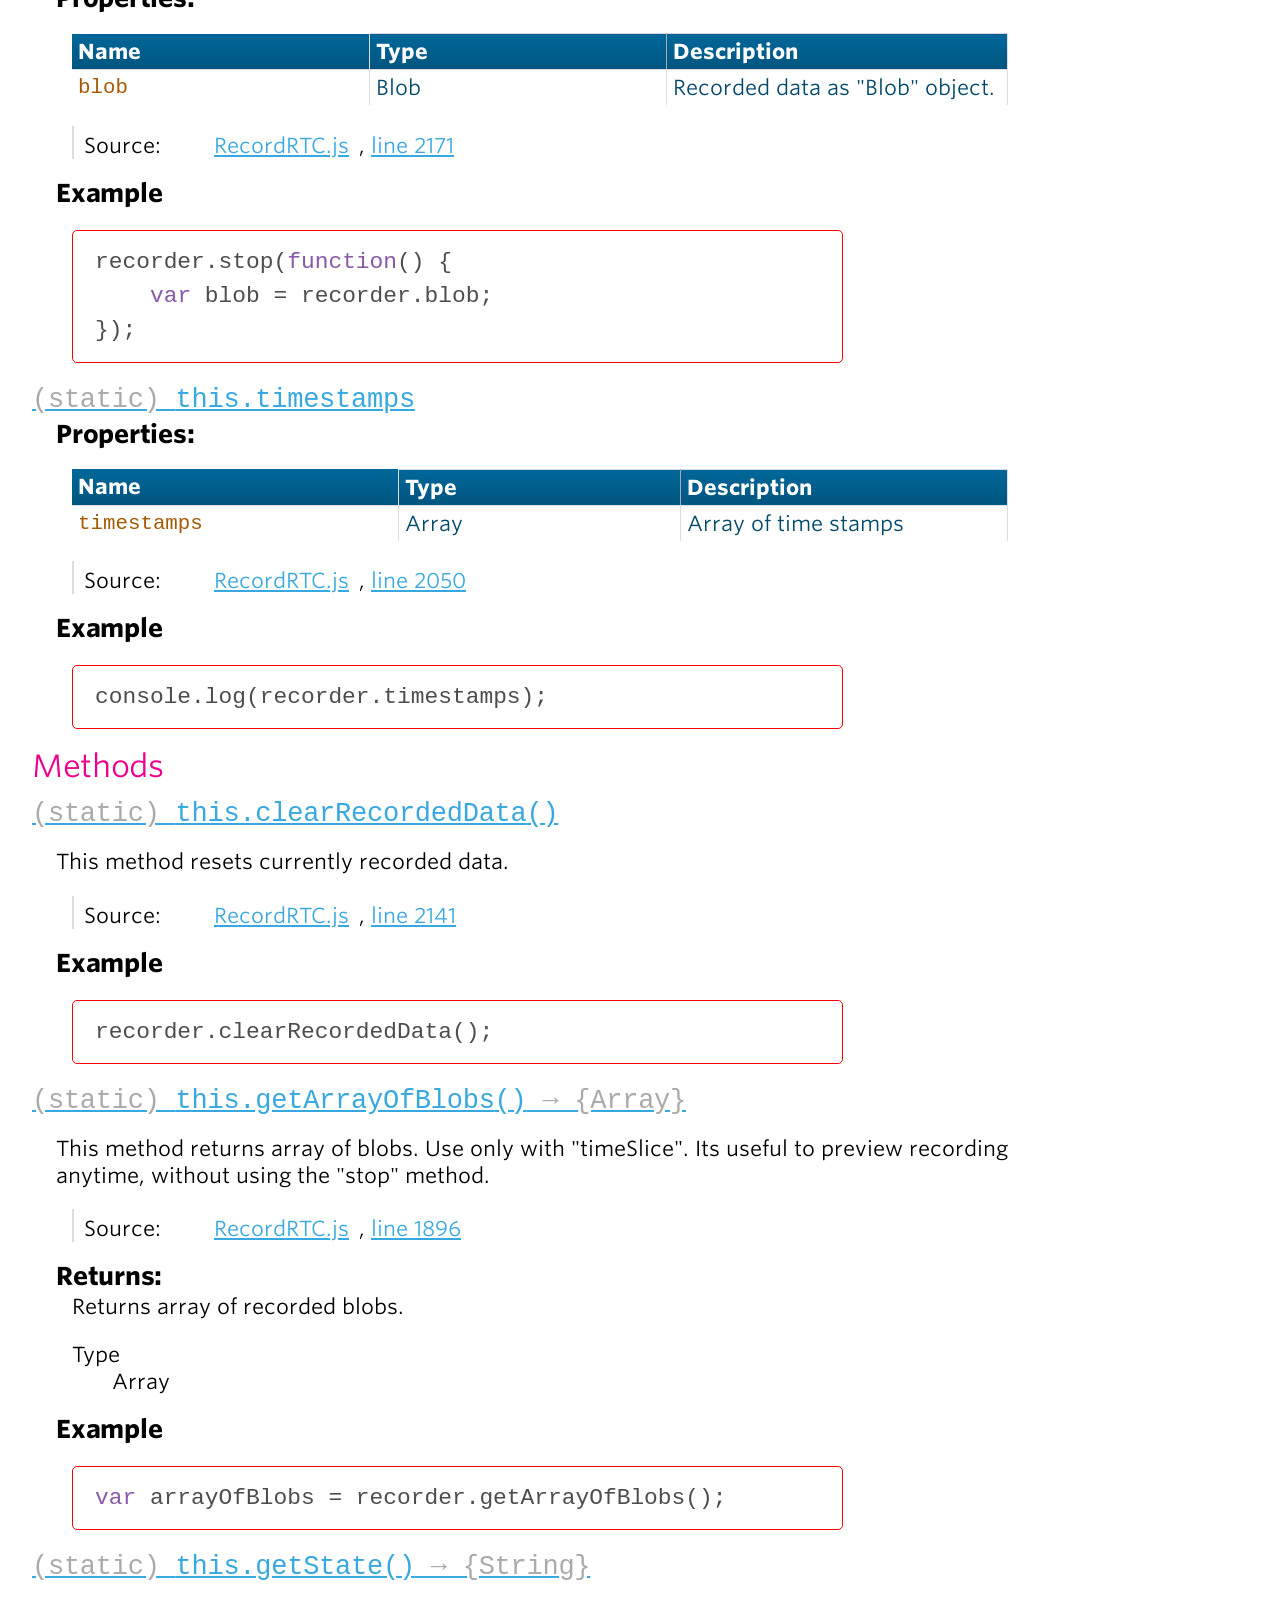
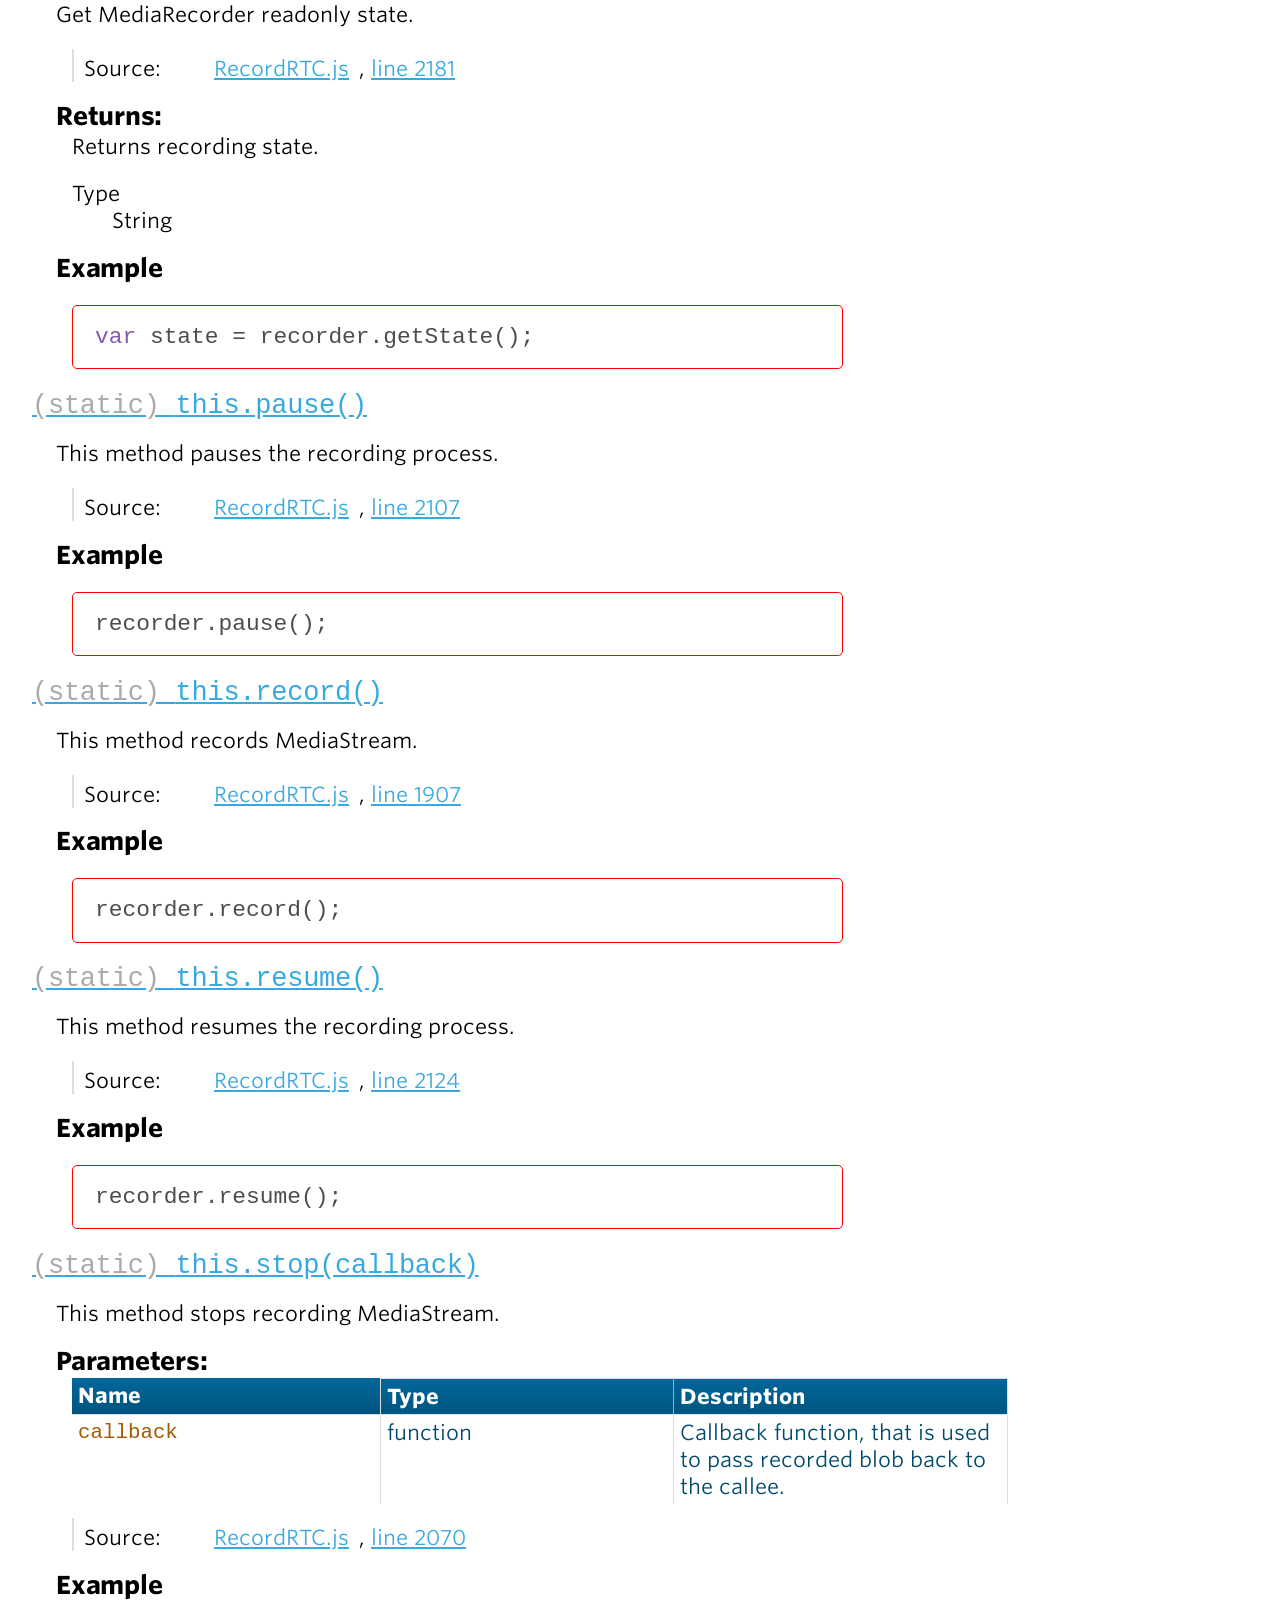
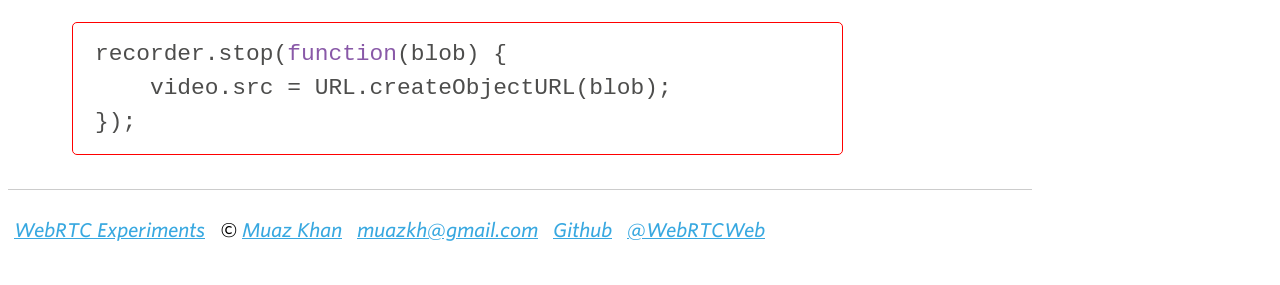
<file: MediaStreamRecorder.html>
<!DOCTYPE html>
<html lang="en">
<head>
    <meta charset="utf-8">
    <title>RecordRTC: Class: MediaStreamRecorder</title>
    
    <meta name="description" content="RecordRTC is a server-less (entire client-side) JavaScript library can be used to record WebRTC audio/video media streams. It supports cross-browser audio/video recording." />
	<meta name="keywords" content="webrtc, recordrtc, record-rtc, web-rtc, audio-recording, video-recording, gif-recording, audio/video recording" />
    
    <link rel="author" type="text/html" href="https://plus.google.com/+MuazKhan">
    <meta name="author" content="Muaz Khan">
    
    <meta name="google-site-verification" content="CF3eHatqBHZGK5fzJPQKmsOZg45h2-WgJXylgSVvsak" />

    <script src="scripts/prettify/prettify.js"> </script>
    <script src="scripts/prettify/lang-css.js"> </script>
    <!--[if lt IE 9]>
      <script src="//html5shiv.googlecode.com/svn/trunk/html5.js"></script>
    <![endif]-->
    
	<link rel="stylesheet" href="https://cdn.webrtc-experiment.com/style.css">
    <link type="text/css" rel="stylesheet" href="styles/jsdoc-default.css">
    <link type="text/css" rel="stylesheet" href="styles/prettify-tomorrow.css">
    
    <style>
        blockquote {
            padding: 0;
        }
        pre {
            font-size: 15px;
            padding: 0;
        }
        header {
            border-bottom: 1px solid #ddd;
            margin: -39px;
            margin-bottom: auto;
        }

        h1 {
            font-size: 25px!important;
        }

        h1, h2, h3, h4 {
            color: #EC008C;
            font-weight: normal;
        }

        nav h2 {
            font-size: 25px!important;
            padding: 5px 10px!important;
            text-align: center!important;
            display: block!important;
        }

        nav {
            padding: 0;
        }

        nav ul li {
            border-left: 0;
        }

        a {
            margin-right: 10px;
            color: #38a8e0!important;
        }

        a:hover {
            color: #EC008C!important;
        }

        /* table */
        table {
          border-collapse: collapse;
          text-align: left;
          width: 100%;
        }

        table td, table th {
          padding: 3px 10px;
        }

        table thead th {
          background: -webkit-gradient( linear, left top, left bottom, color-stop(0.05, #006699), color-stop(1, #00557F) );
          background: -moz-linear-gradient( center top, #006699 5%, #00557F 100% );
          filter: progid:DXImageTransform.Microsoft.gradient(startColorstr='#006699', endColorstr='#00557F');
          background-color: #006699;
          color: #FFFFFF;
          font-weight: bold;
          border-left: 1px solid #0070A8;
        }

        table thead th:first-child {
          border: none;
        }

        table tbody td {
          color: #00496B;
          border-left: 1px solid #E1EEF4;
          font-weight: normal;
        }

        table tbody .alt td {
          background: #E1EEF4;
          color: #00496B;
        }

        table tbody td:first-child {
          border-left: none;
        }

        table tbody tr:last-child td {
          border-bottom: none;
        }

    </style>
    
    <link rel="alternate" type="application/rss+xml" title="Muaz Khan Feed" href="http://feeds.feedburner.com/muazkh">
</head>

<body>

<div id="main">
    




<section>
<article>
    <header style="text-align: center;">
        <h1>Class: MediaStreamRecorder</h1>            
        <p>
            <span> &copy; </span>
            <a href="http://www.MuazKhan.com/">Muaz Khan</a>
            . <a href="http://twitter.com/WebRTCWeb" title="Twitter profile for WebRTC Experiments">@WebRTCWeb</a>
            . <a href="https://github.com/muaz-khan?tab=repositories"title="Github Profile">Github</a>
            . <a href="https://github.com/muaz-khan/RecordRTC/issues?state=open">Latest issues</a>
            . <a href="https://github.com/muaz-khan/RecordRTC/commits/master">What's New?</a>
        </p>
    </header>
    
    <div class="github-stargazers"></div>
        
    <div class="container-overview">
    
        
<dt>
    
        <h4 class="name" id="MediaStreamRecorder"><a href="#MediaStreamRecorder"><span class="type-signature"></span>new MediaStreamRecorder<span class="signature">(mediaStream, config)</span><span class="type-signature"></span></a></h4>

        
        <p class="summary">Runs top over <a href="https://w3c.github.io/mediacapture-record/MediaRecorder.html">MediaRecorder API</a>.</p>
        
    
</dt>
<dd>

    
    <div class="description">
        MediaStreamRecorder is an abstraction layer for <a href="https://w3c.github.io/mediacapture-record/MediaRecorder.html">MediaRecorder API</a>. It is used by <a href="RecordRTC.html">RecordRTC</a> to record MediaStream(s) in both Chrome and Firefox.
    </div>
    

    

    

    

    
        <h5>Parameters:</h5>
        

<table class="params">
    <thead>
    <tr>
        
        <th>Name</th>
        

        <th>Type</th>

        

        

        <th class="last">Description</th>
    </tr>
    </thead>

    <tbody>
    

        <tr>
            
                <td class="name"><code>mediaStream</code></td>
            

            <td class="type">
            
                
<span class="param-type">MediaStream</span>


            
            </td>

            

            

            <td class="description last">MediaStream object fetched using getUserMedia API or generated using captureStreamUntilEnded or WebAudio API.</td>
        </tr>

    

        <tr>
            
                <td class="name"><code>config</code></td>
            

            <td class="type">
            
                
<span class="param-type">object</span>


            
            </td>

            

            

            <td class="description last">{disableLogs:true, initCallback: function, mimeType: "video/webm", timeSlice: 1000}</td>
        </tr>

    
    </tbody>
</table>
    

    


<dl class="details">

    

    

    

    

    

    

    

    
    <dt class="tag-author">Author:</dt>
    <dd class="tag-author">
        <ul>
            <li><a href="https://github.com/muaz-khan">Muaz Khan</a></li>
        </ul>
    </dd>
    

    

    
    <dt class="tag-license">License:</dt>
    <dd class="tag-license"><ul class="dummy"><li><a href="https://github.com/muaz-khan/RecordRTC#license">MIT</a></li></ul></dd>
    

    

    
    <dt class="tag-source">Source:</dt>
    <dd class="tag-source"><ul class="dummy"><li>
        <a href="RecordRTC.js.html">RecordRTC.js</a>, <a href="RecordRTC.js.html#line1816">line 1816</a>
    </li></ul></dd>
    

    

    
    <dt class="tag-see">See:</dt>
    <dd class="tag-see">
        <ul>
            <li><a href="https://github.com/muaz-khan/RecordRTC">RecordRTC Source Code</a></li>
        </ul>
    </dd>
    

    
</dl>


    

    

    

    

    
    <h5>Throws:</h5>
    
            

    <div class="param-desc">
    
        Will throw an error if first argument "MediaStream" is missing. Also throws error if "MediaRecorder API" are not supported by the browser.
    
    </div>


        

    

    
        <h5>Example</h5>
        
    <pre class="prettyprint"><code>var config = {    mimeType: 'video/webm', // vp8, vp9, h264, mkv, opus/vorbis    audioBitsPerSecond : 256 * 8 * 1024,    videoBitsPerSecond : 256 * 8 * 1024,    bitsPerSecond: 256 * 8 * 1024,  // if this is provided, skip above two    checkForInactiveTracks: true,    timeSlice: 1000, // concatenate intervals based blobs    ignoreMutedMedia: true}var recorder = new MediaStreamRecorder(mediaStream, config);recorder.record();recorder.stop(function(blob) {    video.src = URL.createObjectURL(blob);    // or    var blob = recorder.blob;});</code></pre>

    
</dd>

    
    </div>

    

    

    

     

    

    
        <h3 class="subsection-title">Members</h3>

        <dl>
            
<dt>
    <h4 class="name" id=".this.blob"><a href="#.this.blob"><span class="type-signature">(static) </span>this.blob<span class="type-signature"></span></a></h4>

    
</dt>
<dd>
    

    

    


    <h5 class="subsection-title">Properties:</h5>

    <dl>

<table class="props">
    <thead>
    <tr>
        
        <th>Name</th>
        

        <th>Type</th>

        

        

        <th class="last">Description</th>
    </tr>
    </thead>

    <tbody>
    

        <tr>
            
                <td class="name"><code>blob</code></td>
            

            <td class="type">
            
                
<span class="param-type">Blob</span>


            
            </td>

            

            

            <td class="description last">Recorded data as "Blob" object.</td>
        </tr>

    
    </tbody>
</table>
</dl>



<dl class="details">

    

    

    

    

    

    

    

    

    

    

    

    
    <dt class="tag-source">Source:</dt>
    <dd class="tag-source"><ul class="dummy"><li>
        <a href="RecordRTC.js.html">RecordRTC.js</a>, <a href="RecordRTC.js.html#line2171">line 2171</a>
    </li></ul></dd>
    

    

    

    
</dl>


    

    
        <h5>Example</h5>
        
    <pre class="prettyprint"><code>recorder.stop(function() {    var blob = recorder.blob;});</code></pre>

    
</dd>

        
            
<dt>
    <h4 class="name" id=".this.timestamps"><a href="#.this.timestamps"><span class="type-signature">(static) </span>this.timestamps<span class="type-signature"></span></a></h4>

    
</dt>
<dd>
    

    

    


    <h5 class="subsection-title">Properties:</h5>

    <dl>

<table class="props">
    <thead>
    <tr>
        
        <th>Name</th>
        

        <th>Type</th>

        

        

        <th class="last">Description</th>
    </tr>
    </thead>

    <tbody>
    

        <tr>
            
                <td class="name"><code>timestamps</code></td>
            

            <td class="type">
            
                
<span class="param-type">Array</span>


            
            </td>

            

            

            <td class="description last">Array of time stamps</td>
        </tr>

    
    </tbody>
</table>
</dl>



<dl class="details">

    

    

    

    

    

    

    

    

    

    

    

    
    <dt class="tag-source">Source:</dt>
    <dd class="tag-source"><ul class="dummy"><li>
        <a href="RecordRTC.js.html">RecordRTC.js</a>, <a href="RecordRTC.js.html#line2050">line 2050</a>
    </li></ul></dd>
    

    

    

    
</dl>


    

    
        <h5>Example</h5>
        
    <pre class="prettyprint"><code>console.log(recorder.timestamps);</code></pre>

    
</dd>

        </dl>
    

    
        <h3 class="subsection-title">Methods</h3>

        <dl>
            
<dt>
    
        <h4 class="name" id=".this.clearRecordedData"><a href="#.this.clearRecordedData"><span class="type-signature">(static) </span>this.clearRecordedData<span class="signature">()</span><span class="type-signature"></span></a></h4>

        
    
</dt>
<dd>

    
    <div class="description">
        This method resets currently recorded data.
    </div>
    

    

    

    

    

    


<dl class="details">

    

    

    

    

    

    

    

    

    

    

    

    
    <dt class="tag-source">Source:</dt>
    <dd class="tag-source"><ul class="dummy"><li>
        <a href="RecordRTC.js.html">RecordRTC.js</a>, <a href="RecordRTC.js.html#line2141">line 2141</a>
    </li></ul></dd>
    

    

    

    
</dl>


    

    

    

    

    

    

    
        <h5>Example</h5>
        
    <pre class="prettyprint"><code>recorder.clearRecordedData();</code></pre>

    
</dd>

        
            
<dt>
    
        <h4 class="name" id=".this.getArrayOfBlobs"><a href="#.this.getArrayOfBlobs"><span class="type-signature">(static) </span>this.getArrayOfBlobs<span class="signature">()</span><span class="type-signature"> &rarr; {Array}</span></a></h4>

        
    
</dt>
<dd>

    
    <div class="description">
        This method returns array of blobs. Use only with "timeSlice". Its useful to preview recording anytime, without using the "stop" method.
    </div>
    

    

    

    

    

    


<dl class="details">

    

    

    

    

    

    

    

    

    

    

    

    
    <dt class="tag-source">Source:</dt>
    <dd class="tag-source"><ul class="dummy"><li>
        <a href="RecordRTC.js.html">RecordRTC.js</a>, <a href="RecordRTC.js.html#line1896">line 1896</a>
    </li></ul></dd>
    

    

    

    
</dl>


    

    

    

    

    

    
    <h5>Returns:</h5>
    
            
<div class="param-desc">
    Returns array of recorded blobs.
</div>



<dl>
    <dt>
        Type
    </dt>
    <dd>
        
<span class="param-type">Array</span>


    </dd>
</dl>

        

    
        <h5>Example</h5>
        
    <pre class="prettyprint"><code>var arrayOfBlobs = recorder.getArrayOfBlobs();</code></pre>

    
</dd>

        
            
<dt>
    
        <h4 class="name" id=".this.getState"><a href="#.this.getState"><span class="type-signature">(static) </span>this.getState<span class="signature">()</span><span class="type-signature"> &rarr; {String}</span></a></h4>

        
    
</dt>
<dd>

    
    <div class="description">
        Get MediaRecorder readonly state.
    </div>
    

    

    

    

    

    


<dl class="details">

    

    

    

    

    

    

    

    

    

    

    

    
    <dt class="tag-source">Source:</dt>
    <dd class="tag-source"><ul class="dummy"><li>
        <a href="RecordRTC.js.html">RecordRTC.js</a>, <a href="RecordRTC.js.html#line2181">line 2181</a>
    </li></ul></dd>
    

    

    

    
</dl>


    

    

    

    

    

    
    <h5>Returns:</h5>
    
            
<div class="param-desc">
    Returns recording state.
</div>



<dl>
    <dt>
        Type
    </dt>
    <dd>
        
<span class="param-type">String</span>


    </dd>
</dl>

        

    
        <h5>Example</h5>
        
    <pre class="prettyprint"><code>var state = recorder.getState();</code></pre>

    
</dd>

        
            
<dt>
    
        <h4 class="name" id=".this.pause"><a href="#.this.pause"><span class="type-signature">(static) </span>this.pause<span class="signature">()</span><span class="type-signature"></span></a></h4>

        
    
</dt>
<dd>

    
    <div class="description">
        This method pauses the recording process.
    </div>
    

    

    

    

    

    


<dl class="details">

    

    

    

    

    

    

    

    

    

    

    

    
    <dt class="tag-source">Source:</dt>
    <dd class="tag-source"><ul class="dummy"><li>
        <a href="RecordRTC.js.html">RecordRTC.js</a>, <a href="RecordRTC.js.html#line2107">line 2107</a>
    </li></ul></dd>
    

    

    

    
</dl>


    

    

    

    

    

    

    
        <h5>Example</h5>
        
    <pre class="prettyprint"><code>recorder.pause();</code></pre>

    
</dd>

        
            
<dt>
    
        <h4 class="name" id=".this.record"><a href="#.this.record"><span class="type-signature">(static) </span>this.record<span class="signature">()</span><span class="type-signature"></span></a></h4>

        
    
</dt>
<dd>

    
    <div class="description">
        This method records MediaStream.
    </div>
    

    

    

    

    

    


<dl class="details">

    

    

    

    

    

    

    

    

    

    

    

    
    <dt class="tag-source">Source:</dt>
    <dd class="tag-source"><ul class="dummy"><li>
        <a href="RecordRTC.js.html">RecordRTC.js</a>, <a href="RecordRTC.js.html#line1907">line 1907</a>
    </li></ul></dd>
    

    

    

    
</dl>


    

    

    

    

    

    

    
        <h5>Example</h5>
        
    <pre class="prettyprint"><code>recorder.record();</code></pre>

    
</dd>

        
            
<dt>
    
        <h4 class="name" id=".this.resume"><a href="#.this.resume"><span class="type-signature">(static) </span>this.resume<span class="signature">()</span><span class="type-signature"></span></a></h4>

        
    
</dt>
<dd>

    
    <div class="description">
        This method resumes the recording process.
    </div>
    

    

    

    

    

    


<dl class="details">

    

    

    

    

    

    

    

    

    

    

    

    
    <dt class="tag-source">Source:</dt>
    <dd class="tag-source"><ul class="dummy"><li>
        <a href="RecordRTC.js.html">RecordRTC.js</a>, <a href="RecordRTC.js.html#line2124">line 2124</a>
    </li></ul></dd>
    

    

    

    
</dl>


    

    

    

    

    

    

    
        <h5>Example</h5>
        
    <pre class="prettyprint"><code>recorder.resume();</code></pre>

    
</dd>

        
            
<dt>
    
        <h4 class="name" id=".this.stop"><a href="#.this.stop"><span class="type-signature">(static) </span>this.stop<span class="signature">(callback)</span><span class="type-signature"></span></a></h4>

        
    
</dt>
<dd>

    
    <div class="description">
        This method stops recording MediaStream.
    </div>
    

    

    

    

    
        <h5>Parameters:</h5>
        

<table class="params">
    <thead>
    <tr>
        
        <th>Name</th>
        

        <th>Type</th>

        

        

        <th class="last">Description</th>
    </tr>
    </thead>

    <tbody>
    

        <tr>
            
                <td class="name"><code>callback</code></td>
            

            <td class="type">
            
                
<span class="param-type">function</span>


            
            </td>

            

            

            <td class="description last">Callback function, that is used to pass recorded blob back to the callee.</td>
        </tr>

    
    </tbody>
</table>
    

    


<dl class="details">

    

    

    

    

    

    

    

    

    

    

    

    
    <dt class="tag-source">Source:</dt>
    <dd class="tag-source"><ul class="dummy"><li>
        <a href="RecordRTC.js.html">RecordRTC.js</a>, <a href="RecordRTC.js.html#line2070">line 2070</a>
    </li></ul></dd>
    

    

    

    
</dl>


    

    

    

    

    

    

    
        <h5>Example</h5>
        
    <pre class="prettyprint"><code>recorder.stop(function(blob) {    video.src = URL.createObjectURL(blob);});</code></pre>

    
</dd>

        </dl>
    

    

    
</article>
</section>




</div>

<nav>
    <h2><a href="/">Homepage</a></h2><h3>Classes</h3><ul><li><a href="CanvasRecorder.html">CanvasRecorder</a></li><li><a href="GetRecorderType.html">GetRecorderType</a></li><li><a href="GifRecorder.html">GifRecorder</a></li><li><a href="MediaStreamRecorder.html">MediaStreamRecorder</a></li><li><a href="MRecordRTC.html">MRecordRTC</a></li><li><a href="MultiStreamRecorder.html">MultiStreamRecorder</a></li><li><a href="RecordRTC.html">RecordRTC</a></li><li><a href="RecordRTCConfiguration.html">RecordRTCConfiguration</a></li><li><a href="RecordRTCPromisesHandler.html">RecordRTCPromisesHandler</a></li><li><a href="StereoAudioRecorder.html">StereoAudioRecorder</a></li><li><a href="Whammy.html">Whammy</a></li><li><a href="WhammyRecorder.html">WhammyRecorder</a></li></ul><h3>Global</h3><ul><li><a href="global.html#bytesToSize">bytesToSize</a></li><li><a href="global.html#DiskStorage">DiskStorage</a></li><li><a href="global.html#invokeSaveAsDialog">invokeSaveAsDialog</a></li><li><a href="global.html#Storage">Storage</a></li></ul>
</nav>

<br clear="both">

<div>
	<article style="padding: 0!important;margin: 1em auto 0 auto!important;max-width: 100%!important;">
		<small id="send-message"></small>
	</article>
</div>

<footer>
    <a href="https://www.webrtc-experiment.com/">WebRTC Experiments</a>
    &copy; <a href="https://plus.google.com/+MuazKhan" rel="author" >Muaz Khan</a>
    <a href="mailto:muazkh@gmail.com">muazkh@gmail.com</a>
    <a href="https://github.com/muaz-khan">Github</a>
    <a href="https://twitter.com/WebRTCWeb">@WebRTCWeb</a>
</footer>

<script> prettyPrint(); </script>
<script src="scripts/linenumber.js"> </script>

<!-- commits.js is useless for you! -->
<script src="https://cdn.webrtc-experiment.com/common.js" async> </script>
<a href="https://plus.google.com/+WebRTC-Experiment" rel="publisher"></a>
</body>
</html>
</file>
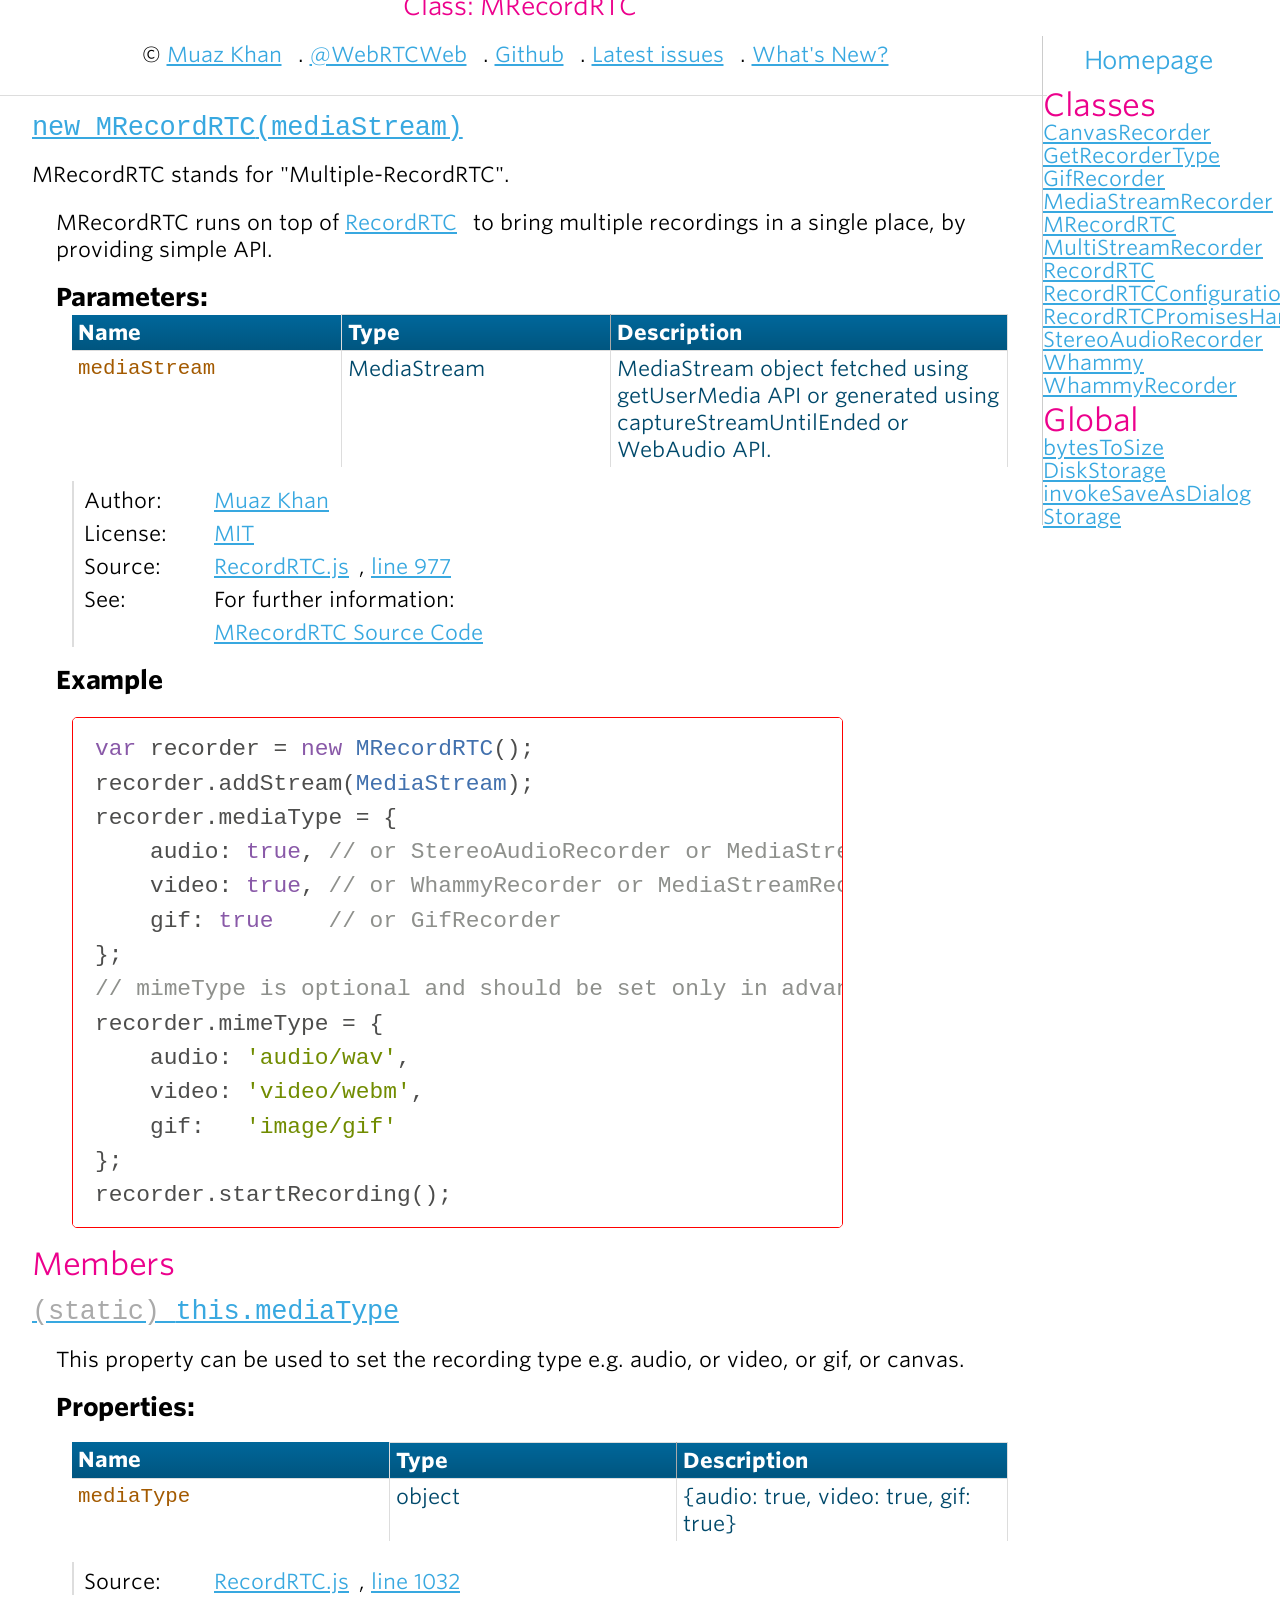
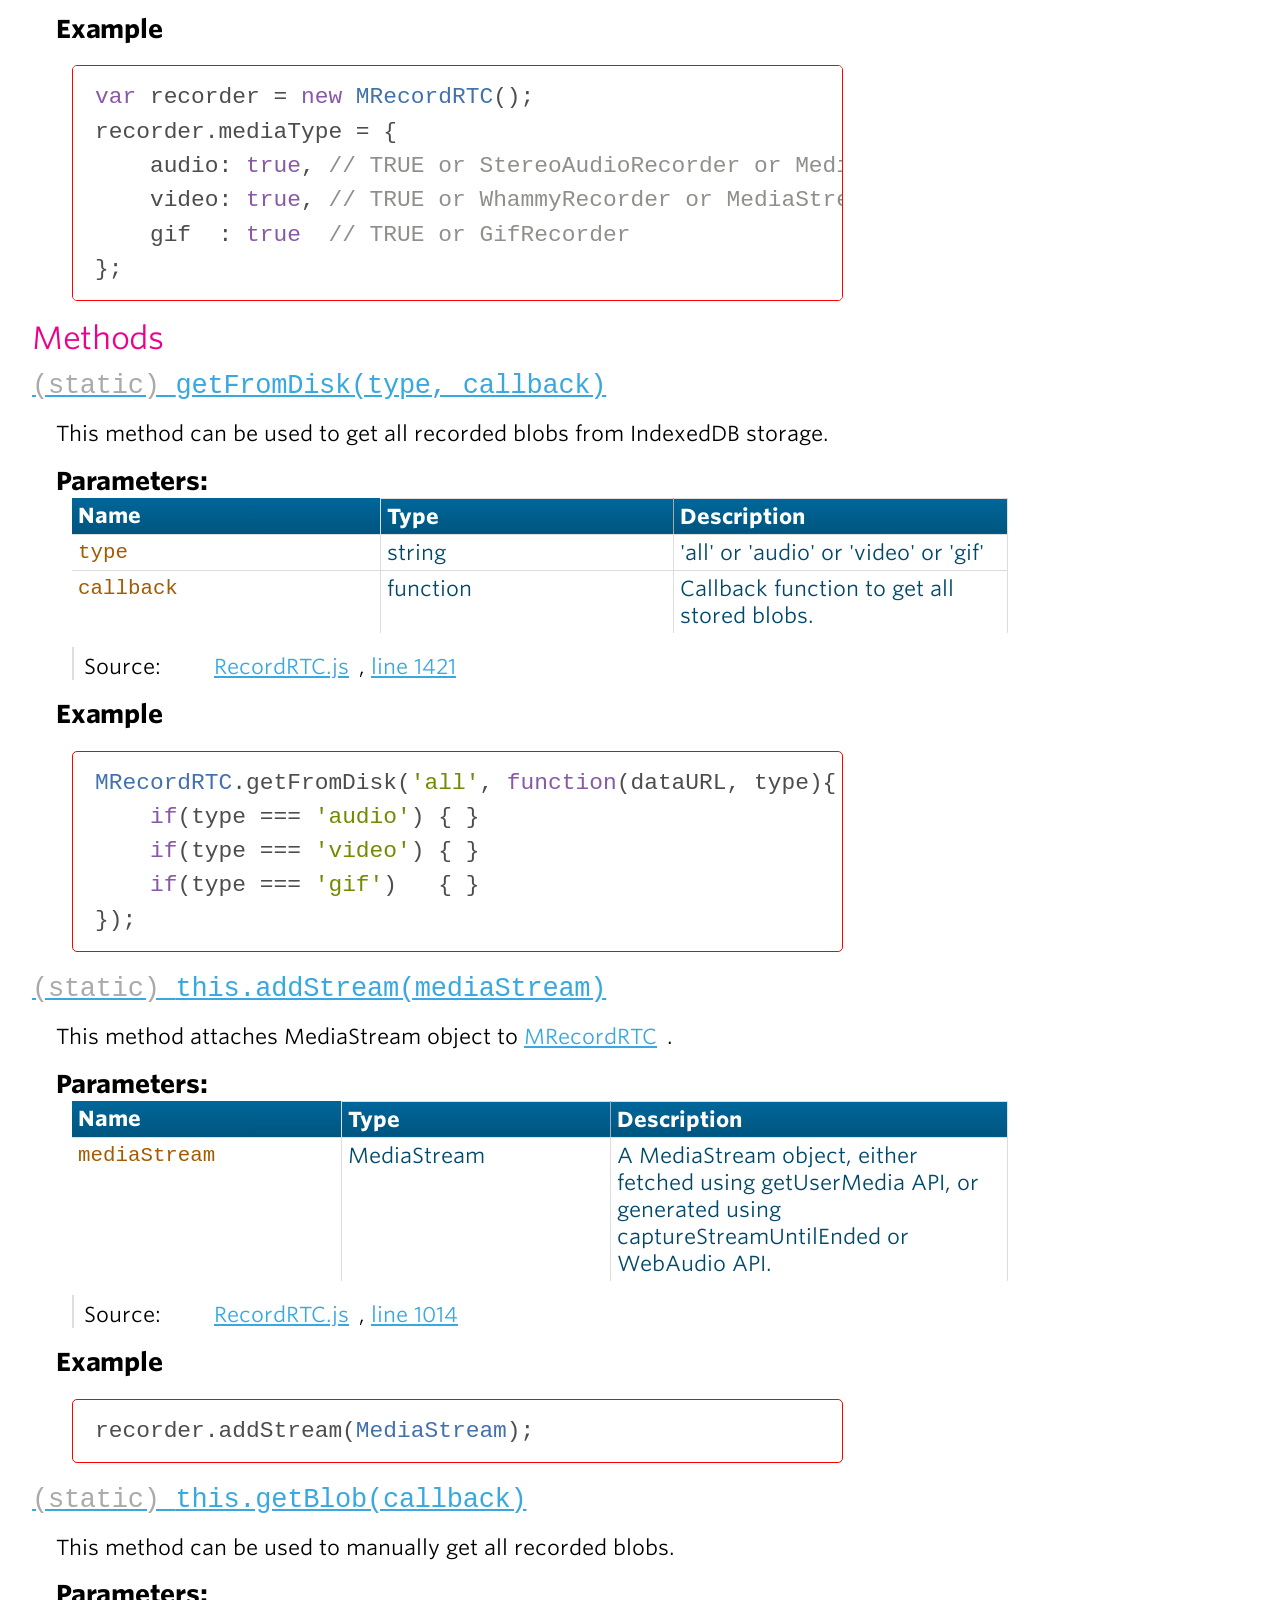
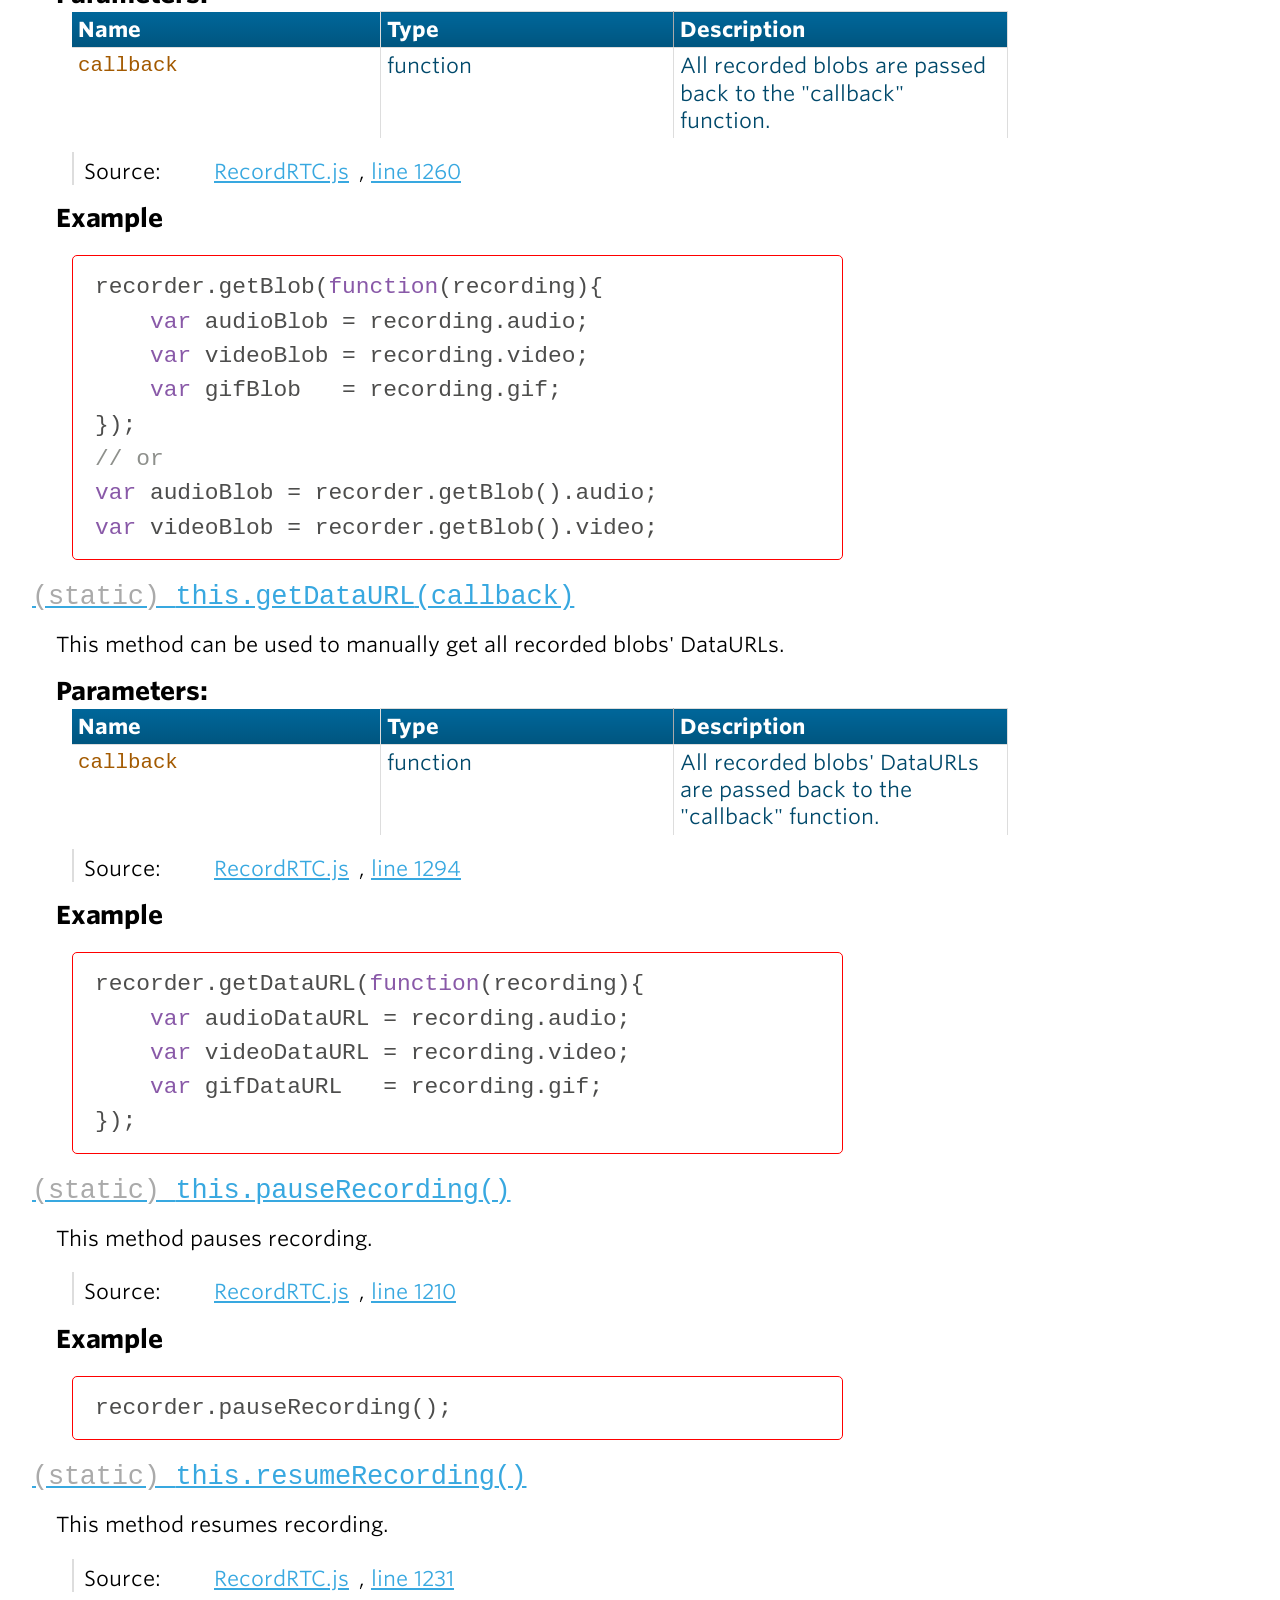
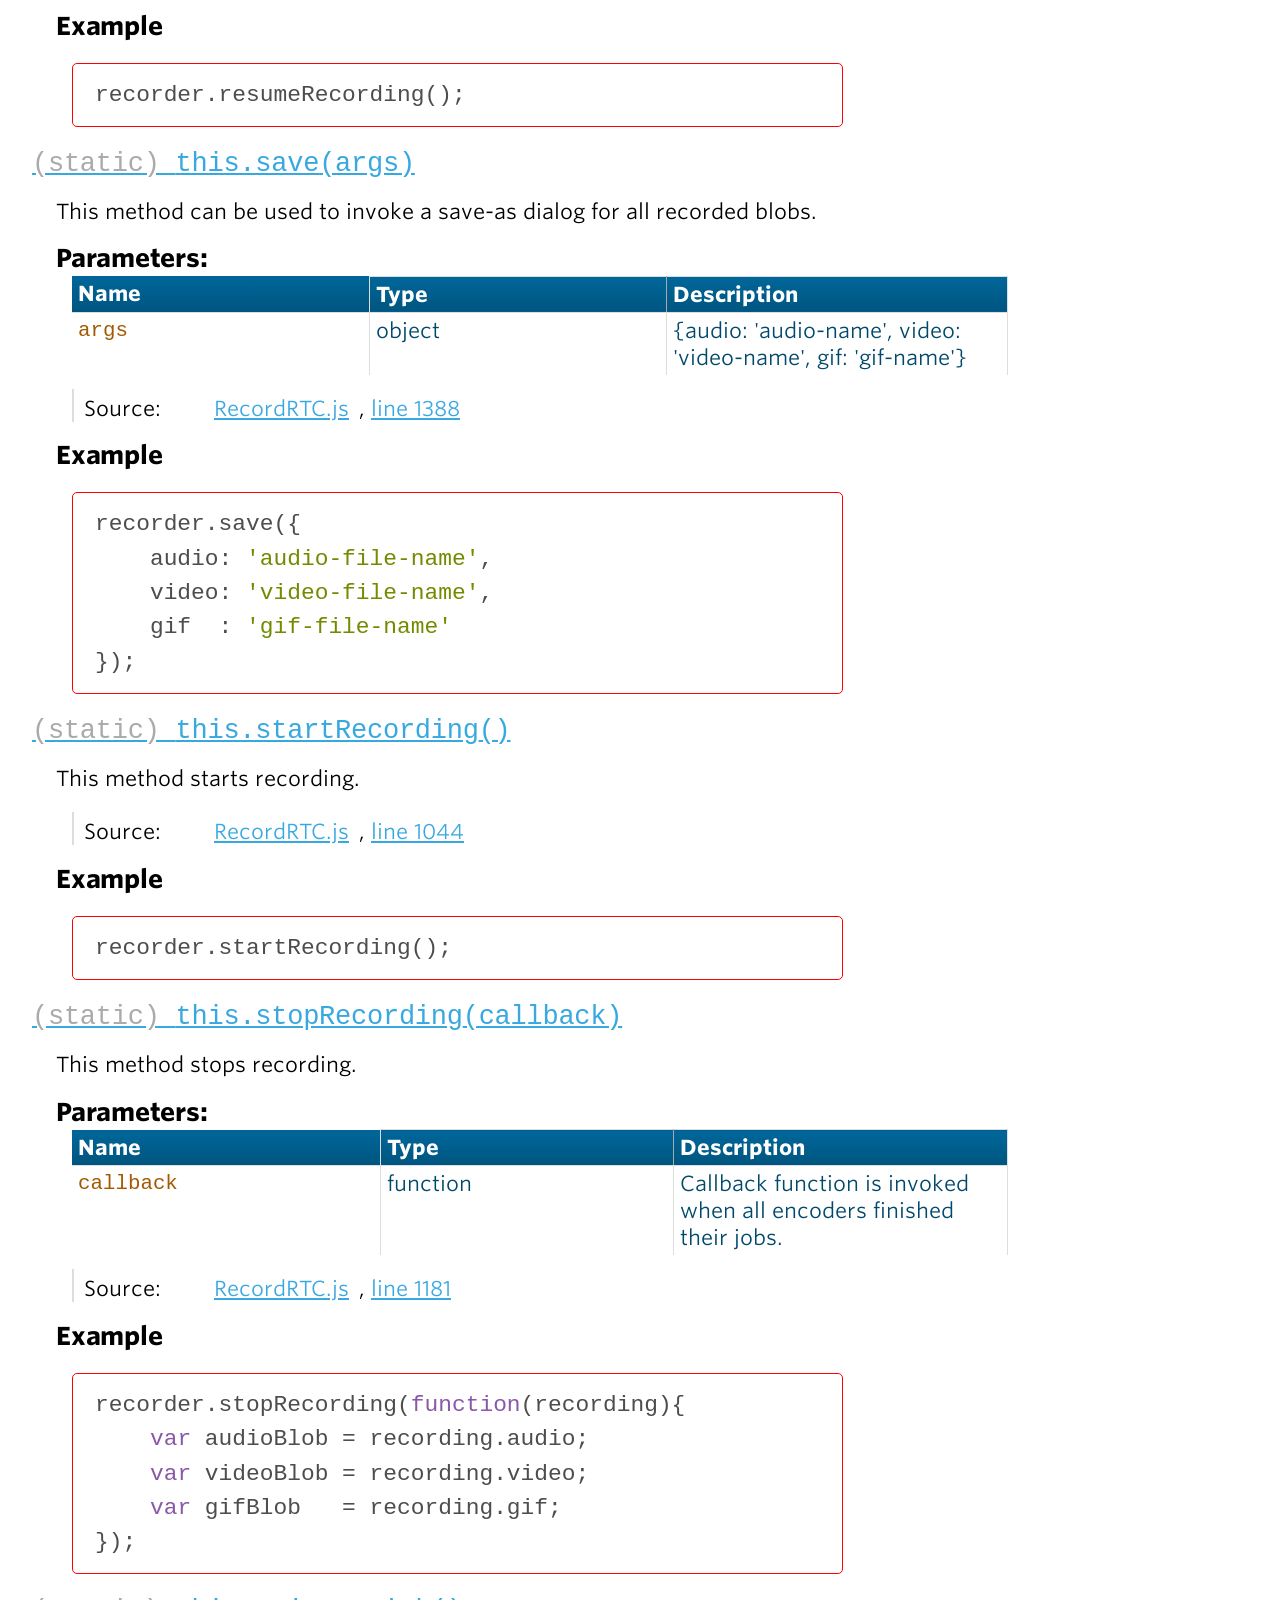
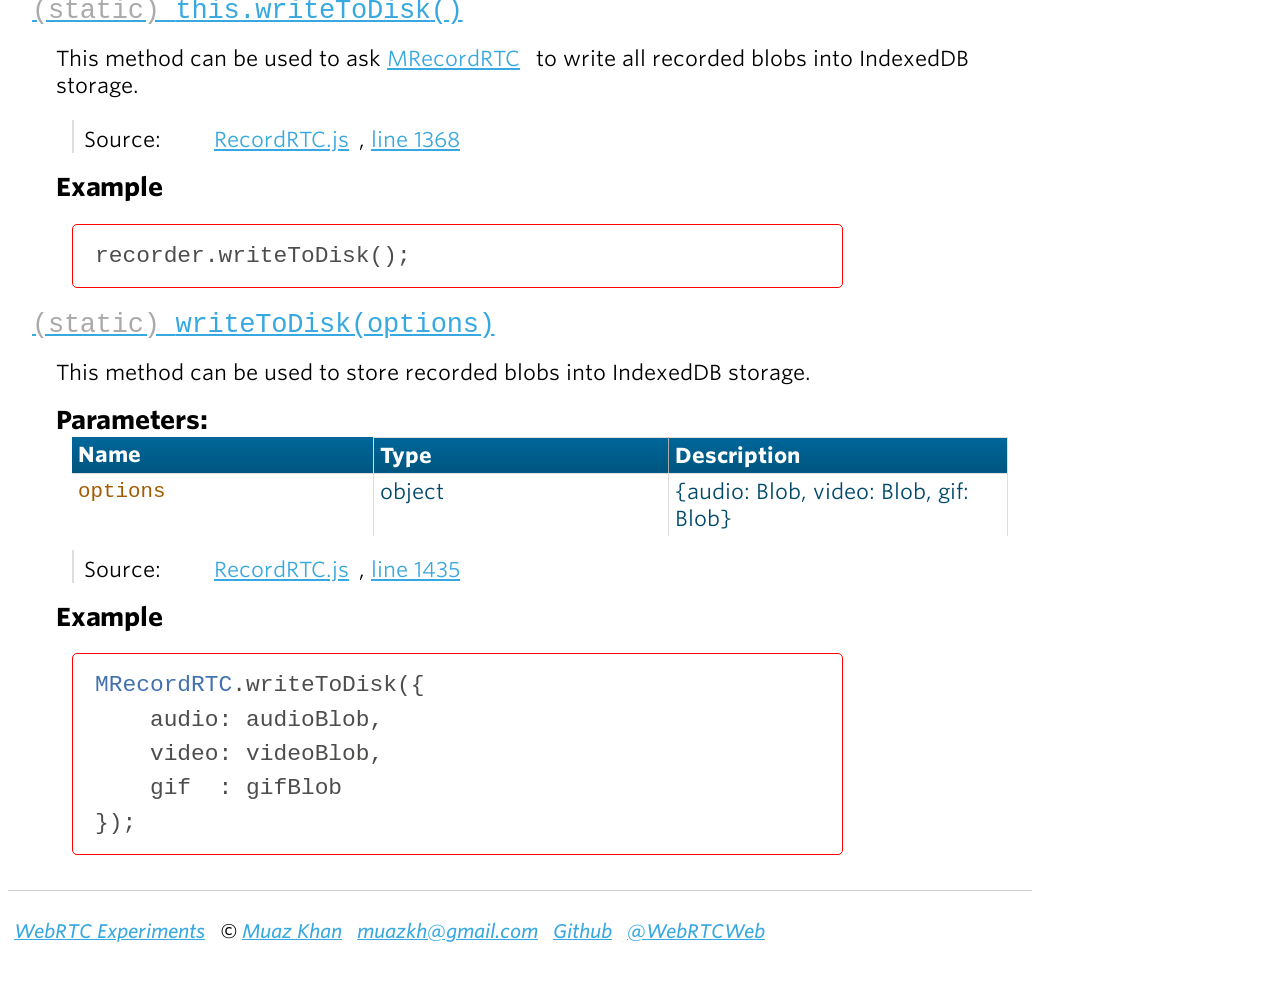
<file: MRecordRTC.html>
<!DOCTYPE html>
<html lang="en">
<head>
    <meta charset="utf-8">
    <title>RecordRTC: Class: MRecordRTC</title>
    
    <meta name="description" content="RecordRTC is a server-less (entire client-side) JavaScript library can be used to record WebRTC audio/video media streams. It supports cross-browser audio/video recording." />
	<meta name="keywords" content="webrtc, recordrtc, record-rtc, web-rtc, audio-recording, video-recording, gif-recording, audio/video recording" />
    
    <link rel="author" type="text/html" href="https://plus.google.com/+MuazKhan">
    <meta name="author" content="Muaz Khan">
    
    <meta name="google-site-verification" content="CF3eHatqBHZGK5fzJPQKmsOZg45h2-WgJXylgSVvsak" />

    <script src="scripts/prettify/prettify.js"> </script>
    <script src="scripts/prettify/lang-css.js"> </script>
    <!--[if lt IE 9]>
      <script src="//html5shiv.googlecode.com/svn/trunk/html5.js"></script>
    <![endif]-->
    
	<link rel="stylesheet" href="https://cdn.webrtc-experiment.com/style.css">
    <link type="text/css" rel="stylesheet" href="styles/jsdoc-default.css">
    <link type="text/css" rel="stylesheet" href="styles/prettify-tomorrow.css">
    
    <style>
        blockquote {
            padding: 0;
        }
        pre {
            font-size: 15px;
            padding: 0;
        }
        header {
            border-bottom: 1px solid #ddd;
            margin: -39px;
            margin-bottom: auto;
        }

        h1 {
            font-size: 25px!important;
        }

        h1, h2, h3, h4 {
            color: #EC008C;
            font-weight: normal;
        }

        nav h2 {
            font-size: 25px!important;
            padding: 5px 10px!important;
            text-align: center!important;
            display: block!important;
        }

        nav {
            padding: 0;
        }

        nav ul li {
            border-left: 0;
        }

        a {
            margin-right: 10px;
            color: #38a8e0!important;
        }

        a:hover {
            color: #EC008C!important;
        }

        /* table */
        table {
          border-collapse: collapse;
          text-align: left;
          width: 100%;
        }

        table td, table th {
          padding: 3px 10px;
        }

        table thead th {
          background: -webkit-gradient( linear, left top, left bottom, color-stop(0.05, #006699), color-stop(1, #00557F) );
          background: -moz-linear-gradient( center top, #006699 5%, #00557F 100% );
          filter: progid:DXImageTransform.Microsoft.gradient(startColorstr='#006699', endColorstr='#00557F');
          background-color: #006699;
          color: #FFFFFF;
          font-weight: bold;
          border-left: 1px solid #0070A8;
        }

        table thead th:first-child {
          border: none;
        }

        table tbody td {
          color: #00496B;
          border-left: 1px solid #E1EEF4;
          font-weight: normal;
        }

        table tbody .alt td {
          background: #E1EEF4;
          color: #00496B;
        }

        table tbody td:first-child {
          border-left: none;
        }

        table tbody tr:last-child td {
          border-bottom: none;
        }

    </style>
    
    <link rel="alternate" type="application/rss+xml" title="Muaz Khan Feed" href="http://feeds.feedburner.com/muazkh">
</head>

<body>

<div id="main">
    




<section>
<article>
    <header style="text-align: center;">
        <h1>Class: MRecordRTC</h1>            
        <p>
            <span> &copy; </span>
            <a href="http://www.MuazKhan.com/">Muaz Khan</a>
            . <a href="http://twitter.com/WebRTCWeb" title="Twitter profile for WebRTC Experiments">@WebRTCWeb</a>
            . <a href="https://github.com/muaz-khan?tab=repositories"title="Github Profile">Github</a>
            . <a href="https://github.com/muaz-khan/RecordRTC/issues?state=open">Latest issues</a>
            . <a href="https://github.com/muaz-khan/RecordRTC/commits/master">What's New?</a>
        </p>
    </header>
    
    <div class="github-stargazers"></div>
        
    <div class="container-overview">
    
        
<dt>
    
        <h4 class="name" id="MRecordRTC"><a href="#MRecordRTC"><span class="type-signature"></span>new MRecordRTC<span class="signature">(mediaStream)</span><span class="type-signature"></span></a></h4>

        
        <p class="summary">MRecordRTC stands for "Multiple-RecordRTC".</p>
        
    
</dt>
<dd>

    
    <div class="description">
        MRecordRTC runs on top of <a href="RecordRTC.html">RecordRTC</a> to bring multiple recordings in a single place, by providing simple API.
    </div>
    

    

    

    

    
        <h5>Parameters:</h5>
        

<table class="params">
    <thead>
    <tr>
        
        <th>Name</th>
        

        <th>Type</th>

        

        

        <th class="last">Description</th>
    </tr>
    </thead>

    <tbody>
    

        <tr>
            
                <td class="name"><code>mediaStream</code></td>
            

            <td class="type">
            
                
<span class="param-type">MediaStream</span>


            
            </td>

            

            

            <td class="description last">MediaStream object fetched using getUserMedia API or generated using captureStreamUntilEnded or WebAudio API.</td>
        </tr>

    
    </tbody>
</table>
    

    


<dl class="details">

    

    

    

    

    

    

    

    
    <dt class="tag-author">Author:</dt>
    <dd class="tag-author">
        <ul>
            <li><a href="http://www.MuazKhan.com">Muaz Khan</a></li>
        </ul>
    </dd>
    

    

    
    <dt class="tag-license">License:</dt>
    <dd class="tag-license"><ul class="dummy"><li><a href="https://github.com/muaz-khan/RecordRTC#license">MIT</a></li></ul></dd>
    

    

    
    <dt class="tag-source">Source:</dt>
    <dd class="tag-source"><ul class="dummy"><li>
        <a href="RecordRTC.js.html">RecordRTC.js</a>, <a href="RecordRTC.js.html#line977">line 977</a>
    </li></ul></dd>
    

    

    
    <dt class="tag-see">See:</dt>
    <dd class="tag-see">
        <ul>
            <li>For further information:</li>
        
            <li><a href="https://github.com/muaz-khan/RecordRTC/tree/master/MRecordRTC">MRecordRTC Source Code</a></li>
        </ul>
    </dd>
    

    
</dl>


    

    

    

    

    

    

    
        <h5>Example</h5>
        
    <pre class="prettyprint"><code>var recorder = new MRecordRTC();recorder.addStream(MediaStream);recorder.mediaType = {    audio: true, // or StereoAudioRecorder or MediaStreamRecorder    video: true, // or WhammyRecorder or MediaStreamRecorder    gif: true    // or GifRecorder};// mimeType is optional and should be set only in advance cases.recorder.mimeType = {    audio: 'audio/wav',    video: 'video/webm',    gif:   'image/gif'};recorder.startRecording();</code></pre>

    
</dd>

    
    </div>

    

    

    

     

    

    
        <h3 class="subsection-title">Members</h3>

        <dl>
            
<dt>
    <h4 class="name" id=".this.mediaType"><a href="#.this.mediaType"><span class="type-signature">(static) </span>this.mediaType<span class="type-signature"></span></a></h4>

    
</dt>
<dd>
    
    <div class="description">
        This property can be used to set the recording type e.g. audio, or video, or gif, or canvas.
    </div>
    

    

    


    <h5 class="subsection-title">Properties:</h5>

    <dl>

<table class="props">
    <thead>
    <tr>
        
        <th>Name</th>
        

        <th>Type</th>

        

        

        <th class="last">Description</th>
    </tr>
    </thead>

    <tbody>
    

        <tr>
            
                <td class="name"><code>mediaType</code></td>
            

            <td class="type">
            
                
<span class="param-type">object</span>


            
            </td>

            

            

            <td class="description last">{audio: true, video: true, gif: true}</td>
        </tr>

    
    </tbody>
</table>
</dl>



<dl class="details">

    

    

    

    

    

    

    

    

    

    

    

    
    <dt class="tag-source">Source:</dt>
    <dd class="tag-source"><ul class="dummy"><li>
        <a href="RecordRTC.js.html">RecordRTC.js</a>, <a href="RecordRTC.js.html#line1032">line 1032</a>
    </li></ul></dd>
    

    

    

    
</dl>


    

    
        <h5>Example</h5>
        
    <pre class="prettyprint"><code>var recorder = new MRecordRTC();recorder.mediaType = {    audio: true, // TRUE or StereoAudioRecorder or MediaStreamRecorder    video: true, // TRUE or WhammyRecorder or MediaStreamRecorder    gif  : true  // TRUE or GifRecorder};</code></pre>

    
</dd>

        </dl>
    

    
        <h3 class="subsection-title">Methods</h3>

        <dl>
            
<dt>
    
        <h4 class="name" id=".getFromDisk"><a href="#.getFromDisk"><span class="type-signature">(static) </span>getFromDisk<span class="signature">(type, callback)</span><span class="type-signature"></span></a></h4>

        
    
</dt>
<dd>

    
    <div class="description">
        This method can be used to get all recorded blobs from IndexedDB storage.
    </div>
    

    

    

    

    
        <h5>Parameters:</h5>
        

<table class="params">
    <thead>
    <tr>
        
        <th>Name</th>
        

        <th>Type</th>

        

        

        <th class="last">Description</th>
    </tr>
    </thead>

    <tbody>
    

        <tr>
            
                <td class="name"><code>type</code></td>
            

            <td class="type">
            
                
<span class="param-type">string</span>


            
            </td>

            

            

            <td class="description last">'all' or 'audio' or 'video' or 'gif'</td>
        </tr>

    

        <tr>
            
                <td class="name"><code>callback</code></td>
            

            <td class="type">
            
                
<span class="param-type">function</span>


            
            </td>

            

            

            <td class="description last">Callback function to get all stored blobs.</td>
        </tr>

    
    </tbody>
</table>
    

    


<dl class="details">

    

    

    

    

    

    

    

    

    

    

    

    
    <dt class="tag-source">Source:</dt>
    <dd class="tag-source"><ul class="dummy"><li>
        <a href="RecordRTC.js.html">RecordRTC.js</a>, <a href="RecordRTC.js.html#line1421">line 1421</a>
    </li></ul></dd>
    

    

    

    
</dl>


    

    

    

    

    

    

    
        <h5>Example</h5>
        
    <pre class="prettyprint"><code>MRecordRTC.getFromDisk('all', function(dataURL, type){    if(type === 'audio') { }    if(type === 'video') { }    if(type === 'gif')   { }});</code></pre>

    
</dd>

        
            
<dt>
    
        <h4 class="name" id=".this.addStream"><a href="#.this.addStream"><span class="type-signature">(static) </span>this.addStream<span class="signature">(mediaStream)</span><span class="type-signature"></span></a></h4>

        
    
</dt>
<dd>

    
    <div class="description">
        This method attaches MediaStream object to <a href="MRecordRTC.html">MRecordRTC</a>.
    </div>
    

    

    

    

    
        <h5>Parameters:</h5>
        

<table class="params">
    <thead>
    <tr>
        
        <th>Name</th>
        

        <th>Type</th>

        

        

        <th class="last">Description</th>
    </tr>
    </thead>

    <tbody>
    

        <tr>
            
                <td class="name"><code>mediaStream</code></td>
            

            <td class="type">
            
                
<span class="param-type">MediaStream</span>


            
            </td>

            

            

            <td class="description last">A MediaStream object, either fetched using getUserMedia API, or generated using captureStreamUntilEnded or WebAudio API.</td>
        </tr>

    
    </tbody>
</table>
    

    


<dl class="details">

    

    

    

    

    

    

    

    

    

    

    

    
    <dt class="tag-source">Source:</dt>
    <dd class="tag-source"><ul class="dummy"><li>
        <a href="RecordRTC.js.html">RecordRTC.js</a>, <a href="RecordRTC.js.html#line1014">line 1014</a>
    </li></ul></dd>
    

    

    

    
</dl>


    

    

    

    

    

    

    
        <h5>Example</h5>
        
    <pre class="prettyprint"><code>recorder.addStream(MediaStream);</code></pre>

    
</dd>

        
            
<dt>
    
        <h4 class="name" id=".this.getBlob"><a href="#.this.getBlob"><span class="type-signature">(static) </span>this.getBlob<span class="signature">(callback)</span><span class="type-signature"></span></a></h4>

        
    
</dt>
<dd>

    
    <div class="description">
        This method can be used to manually get all recorded blobs.
    </div>
    

    

    

    

    
        <h5>Parameters:</h5>
        

<table class="params">
    <thead>
    <tr>
        
        <th>Name</th>
        

        <th>Type</th>

        

        

        <th class="last">Description</th>
    </tr>
    </thead>

    <tbody>
    

        <tr>
            
                <td class="name"><code>callback</code></td>
            

            <td class="type">
            
                
<span class="param-type">function</span>


            
            </td>

            

            

            <td class="description last">All recorded blobs are passed back to the "callback" function.</td>
        </tr>

    
    </tbody>
</table>
    

    


<dl class="details">

    

    

    

    

    

    

    

    

    

    

    

    
    <dt class="tag-source">Source:</dt>
    <dd class="tag-source"><ul class="dummy"><li>
        <a href="RecordRTC.js.html">RecordRTC.js</a>, <a href="RecordRTC.js.html#line1260">line 1260</a>
    </li></ul></dd>
    

    

    

    
</dl>


    

    

    

    

    

    

    
        <h5>Example</h5>
        
    <pre class="prettyprint"><code>recorder.getBlob(function(recording){    var audioBlob = recording.audio;    var videoBlob = recording.video;    var gifBlob   = recording.gif;});// orvar audioBlob = recorder.getBlob().audio;var videoBlob = recorder.getBlob().video;</code></pre>

    
</dd>

        
            
<dt>
    
        <h4 class="name" id=".this.getDataURL"><a href="#.this.getDataURL"><span class="type-signature">(static) </span>this.getDataURL<span class="signature">(callback)</span><span class="type-signature"></span></a></h4>

        
    
</dt>
<dd>

    
    <div class="description">
        This method can be used to manually get all recorded blobs' DataURLs.
    </div>
    

    

    

    

    
        <h5>Parameters:</h5>
        

<table class="params">
    <thead>
    <tr>
        
        <th>Name</th>
        

        <th>Type</th>

        

        

        <th class="last">Description</th>
    </tr>
    </thead>

    <tbody>
    

        <tr>
            
                <td class="name"><code>callback</code></td>
            

            <td class="type">
            
                
<span class="param-type">function</span>


            
            </td>

            

            

            <td class="description last">All recorded blobs' DataURLs are passed back to the "callback" function.</td>
        </tr>

    
    </tbody>
</table>
    

    


<dl class="details">

    

    

    

    

    

    

    

    

    

    

    

    
    <dt class="tag-source">Source:</dt>
    <dd class="tag-source"><ul class="dummy"><li>
        <a href="RecordRTC.js.html">RecordRTC.js</a>, <a href="RecordRTC.js.html#line1294">line 1294</a>
    </li></ul></dd>
    

    

    

    
</dl>


    

    

    

    

    

    

    
        <h5>Example</h5>
        
    <pre class="prettyprint"><code>recorder.getDataURL(function(recording){    var audioDataURL = recording.audio;    var videoDataURL = recording.video;    var gifDataURL   = recording.gif;});</code></pre>

    
</dd>

        
            
<dt>
    
        <h4 class="name" id=".this.pauseRecording"><a href="#.this.pauseRecording"><span class="type-signature">(static) </span>this.pauseRecording<span class="signature">()</span><span class="type-signature"></span></a></h4>

        
    
</dt>
<dd>

    
    <div class="description">
        This method pauses recording.
    </div>
    

    

    

    

    

    


<dl class="details">

    

    

    

    

    

    

    

    

    

    

    

    
    <dt class="tag-source">Source:</dt>
    <dd class="tag-source"><ul class="dummy"><li>
        <a href="RecordRTC.js.html">RecordRTC.js</a>, <a href="RecordRTC.js.html#line1210">line 1210</a>
    </li></ul></dd>
    

    

    

    
</dl>


    

    

    

    

    

    

    
        <h5>Example</h5>
        
    <pre class="prettyprint"><code>recorder.pauseRecording();</code></pre>

    
</dd>

        
            
<dt>
    
        <h4 class="name" id=".this.resumeRecording"><a href="#.this.resumeRecording"><span class="type-signature">(static) </span>this.resumeRecording<span class="signature">()</span><span class="type-signature"></span></a></h4>

        
    
</dt>
<dd>

    
    <div class="description">
        This method resumes recording.
    </div>
    

    

    

    

    

    


<dl class="details">

    

    

    

    

    

    

    

    

    

    

    

    
    <dt class="tag-source">Source:</dt>
    <dd class="tag-source"><ul class="dummy"><li>
        <a href="RecordRTC.js.html">RecordRTC.js</a>, <a href="RecordRTC.js.html#line1231">line 1231</a>
    </li></ul></dd>
    

    

    

    
</dl>


    

    

    

    

    

    

    
        <h5>Example</h5>
        
    <pre class="prettyprint"><code>recorder.resumeRecording();</code></pre>

    
</dd>

        
            
<dt>
    
        <h4 class="name" id=".this.save"><a href="#.this.save"><span class="type-signature">(static) </span>this.save<span class="signature">(args)</span><span class="type-signature"></span></a></h4>

        
    
</dt>
<dd>

    
    <div class="description">
        This method can be used to invoke a save-as dialog for all recorded blobs.
    </div>
    

    

    

    

    
        <h5>Parameters:</h5>
        

<table class="params">
    <thead>
    <tr>
        
        <th>Name</th>
        

        <th>Type</th>

        

        

        <th class="last">Description</th>
    </tr>
    </thead>

    <tbody>
    

        <tr>
            
                <td class="name"><code>args</code></td>
            

            <td class="type">
            
                
<span class="param-type">object</span>


            
            </td>

            

            

            <td class="description last">{audio: 'audio-name', video: 'video-name', gif: 'gif-name'}</td>
        </tr>

    
    </tbody>
</table>
    

    


<dl class="details">

    

    

    

    

    

    

    

    

    

    

    

    
    <dt class="tag-source">Source:</dt>
    <dd class="tag-source"><ul class="dummy"><li>
        <a href="RecordRTC.js.html">RecordRTC.js</a>, <a href="RecordRTC.js.html#line1388">line 1388</a>
    </li></ul></dd>
    

    

    

    
</dl>


    

    

    

    

    

    

    
        <h5>Example</h5>
        
    <pre class="prettyprint"><code>recorder.save({    audio: 'audio-file-name',    video: 'video-file-name',    gif  : 'gif-file-name'});</code></pre>

    
</dd>

        
            
<dt>
    
        <h4 class="name" id=".this.startRecording"><a href="#.this.startRecording"><span class="type-signature">(static) </span>this.startRecording<span class="signature">()</span><span class="type-signature"></span></a></h4>

        
    
</dt>
<dd>

    
    <div class="description">
        This method starts recording.
    </div>
    

    

    

    

    

    


<dl class="details">

    

    

    

    

    

    

    

    

    

    

    

    
    <dt class="tag-source">Source:</dt>
    <dd class="tag-source"><ul class="dummy"><li>
        <a href="RecordRTC.js.html">RecordRTC.js</a>, <a href="RecordRTC.js.html#line1044">line 1044</a>
    </li></ul></dd>
    

    

    

    
</dl>


    

    

    

    

    

    

    
        <h5>Example</h5>
        
    <pre class="prettyprint"><code>recorder.startRecording();</code></pre>

    
</dd>

        
            
<dt>
    
        <h4 class="name" id=".this.stopRecording"><a href="#.this.stopRecording"><span class="type-signature">(static) </span>this.stopRecording<span class="signature">(callback)</span><span class="type-signature"></span></a></h4>

        
    
</dt>
<dd>

    
    <div class="description">
        This method stops recording.
    </div>
    

    

    

    

    
        <h5>Parameters:</h5>
        

<table class="params">
    <thead>
    <tr>
        
        <th>Name</th>
        

        <th>Type</th>

        

        

        <th class="last">Description</th>
    </tr>
    </thead>

    <tbody>
    

        <tr>
            
                <td class="name"><code>callback</code></td>
            

            <td class="type">
            
                
<span class="param-type">function</span>


            
            </td>

            

            

            <td class="description last">Callback function is invoked when all encoders finished their jobs.</td>
        </tr>

    
    </tbody>
</table>
    

    


<dl class="details">

    

    

    

    

    

    

    

    

    

    

    

    
    <dt class="tag-source">Source:</dt>
    <dd class="tag-source"><ul class="dummy"><li>
        <a href="RecordRTC.js.html">RecordRTC.js</a>, <a href="RecordRTC.js.html#line1181">line 1181</a>
    </li></ul></dd>
    

    

    

    
</dl>


    

    

    

    

    

    

    
        <h5>Example</h5>
        
    <pre class="prettyprint"><code>recorder.stopRecording(function(recording){    var audioBlob = recording.audio;    var videoBlob = recording.video;    var gifBlob   = recording.gif;});</code></pre>

    
</dd>

        
            
<dt>
    
        <h4 class="name" id=".this.writeToDisk"><a href="#.this.writeToDisk"><span class="type-signature">(static) </span>this.writeToDisk<span class="signature">()</span><span class="type-signature"></span></a></h4>

        
    
</dt>
<dd>

    
    <div class="description">
        This method can be used to ask <a href="MRecordRTC.html">MRecordRTC</a> to write all recorded blobs into IndexedDB storage.
    </div>
    

    

    

    

    

    


<dl class="details">

    

    

    

    

    

    

    

    

    

    

    

    
    <dt class="tag-source">Source:</dt>
    <dd class="tag-source"><ul class="dummy"><li>
        <a href="RecordRTC.js.html">RecordRTC.js</a>, <a href="RecordRTC.js.html#line1368">line 1368</a>
    </li></ul></dd>
    

    

    

    
</dl>


    

    

    

    

    

    

    
        <h5>Example</h5>
        
    <pre class="prettyprint"><code>recorder.writeToDisk();</code></pre>

    
</dd>

        
            
<dt>
    
        <h4 class="name" id=".writeToDisk"><a href="#.writeToDisk"><span class="type-signature">(static) </span>writeToDisk<span class="signature">(options)</span><span class="type-signature"></span></a></h4>

        
    
</dt>
<dd>

    
    <div class="description">
        This method can be used to store recorded blobs into IndexedDB storage.
    </div>
    

    

    

    

    
        <h5>Parameters:</h5>
        

<table class="params">
    <thead>
    <tr>
        
        <th>Name</th>
        

        <th>Type</th>

        

        

        <th class="last">Description</th>
    </tr>
    </thead>

    <tbody>
    

        <tr>
            
                <td class="name"><code>options</code></td>
            

            <td class="type">
            
                
<span class="param-type">object</span>


            
            </td>

            

            

            <td class="description last">{audio: Blob, video: Blob, gif: Blob}</td>
        </tr>

    
    </tbody>
</table>
    

    


<dl class="details">

    

    

    

    

    

    

    

    

    

    

    

    
    <dt class="tag-source">Source:</dt>
    <dd class="tag-source"><ul class="dummy"><li>
        <a href="RecordRTC.js.html">RecordRTC.js</a>, <a href="RecordRTC.js.html#line1435">line 1435</a>
    </li></ul></dd>
    

    

    

    
</dl>


    

    

    

    

    

    

    
        <h5>Example</h5>
        
    <pre class="prettyprint"><code>MRecordRTC.writeToDisk({    audio: audioBlob,    video: videoBlob,    gif  : gifBlob});</code></pre>

    
</dd>

        </dl>
    

    

    
</article>
</section>




</div>

<nav>
    <h2><a href="/">Homepage</a></h2><h3>Classes</h3><ul><li><a href="CanvasRecorder.html">CanvasRecorder</a></li><li><a href="GetRecorderType.html">GetRecorderType</a></li><li><a href="GifRecorder.html">GifRecorder</a></li><li><a href="MediaStreamRecorder.html">MediaStreamRecorder</a></li><li><a href="MRecordRTC.html">MRecordRTC</a></li><li><a href="MultiStreamRecorder.html">MultiStreamRecorder</a></li><li><a href="RecordRTC.html">RecordRTC</a></li><li><a href="RecordRTCConfiguration.html">RecordRTCConfiguration</a></li><li><a href="RecordRTCPromisesHandler.html">RecordRTCPromisesHandler</a></li><li><a href="StereoAudioRecorder.html">StereoAudioRecorder</a></li><li><a href="Whammy.html">Whammy</a></li><li><a href="WhammyRecorder.html">WhammyRecorder</a></li></ul><h3>Global</h3><ul><li><a href="global.html#bytesToSize">bytesToSize</a></li><li><a href="global.html#DiskStorage">DiskStorage</a></li><li><a href="global.html#invokeSaveAsDialog">invokeSaveAsDialog</a></li><li><a href="global.html#Storage">Storage</a></li></ul>
</nav>

<br clear="both">

<div>
	<article style="padding: 0!important;margin: 1em auto 0 auto!important;max-width: 100%!important;">
		<small id="send-message"></small>
	</article>
</div>

<footer>
    <a href="https://www.webrtc-experiment.com/">WebRTC Experiments</a>
    &copy; <a href="https://plus.google.com/+MuazKhan" rel="author" >Muaz Khan</a>
    <a href="mailto:muazkh@gmail.com">muazkh@gmail.com</a>
    <a href="https://github.com/muaz-khan">Github</a>
    <a href="https://twitter.com/WebRTCWeb">@WebRTCWeb</a>
</footer>

<script> prettyPrint(); </script>
<script src="scripts/linenumber.js"> </script>

<!-- commits.js is useless for you! -->
<script src="https://cdn.webrtc-experiment.com/common.js" async> </script>
<a href="https://plus.google.com/+WebRTC-Experiment" rel="publisher"></a>
</body>
</html>
</file>
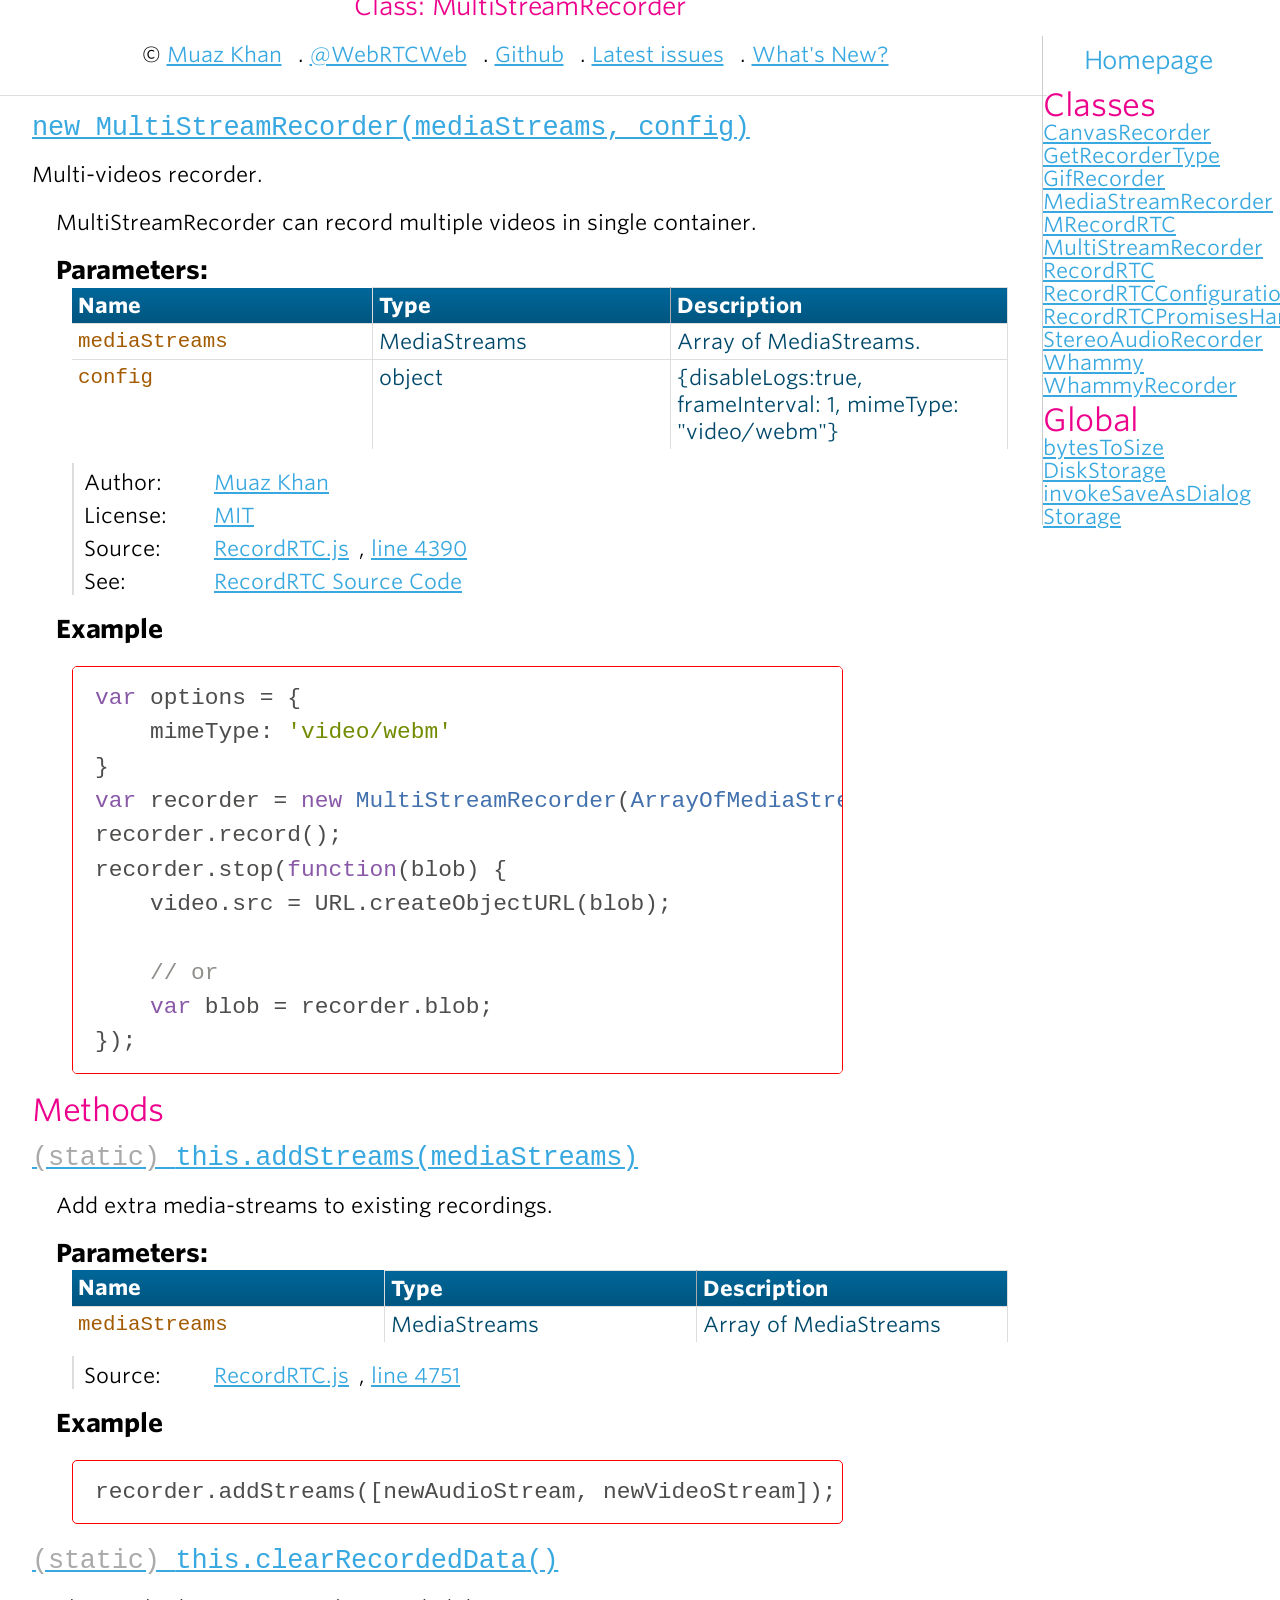
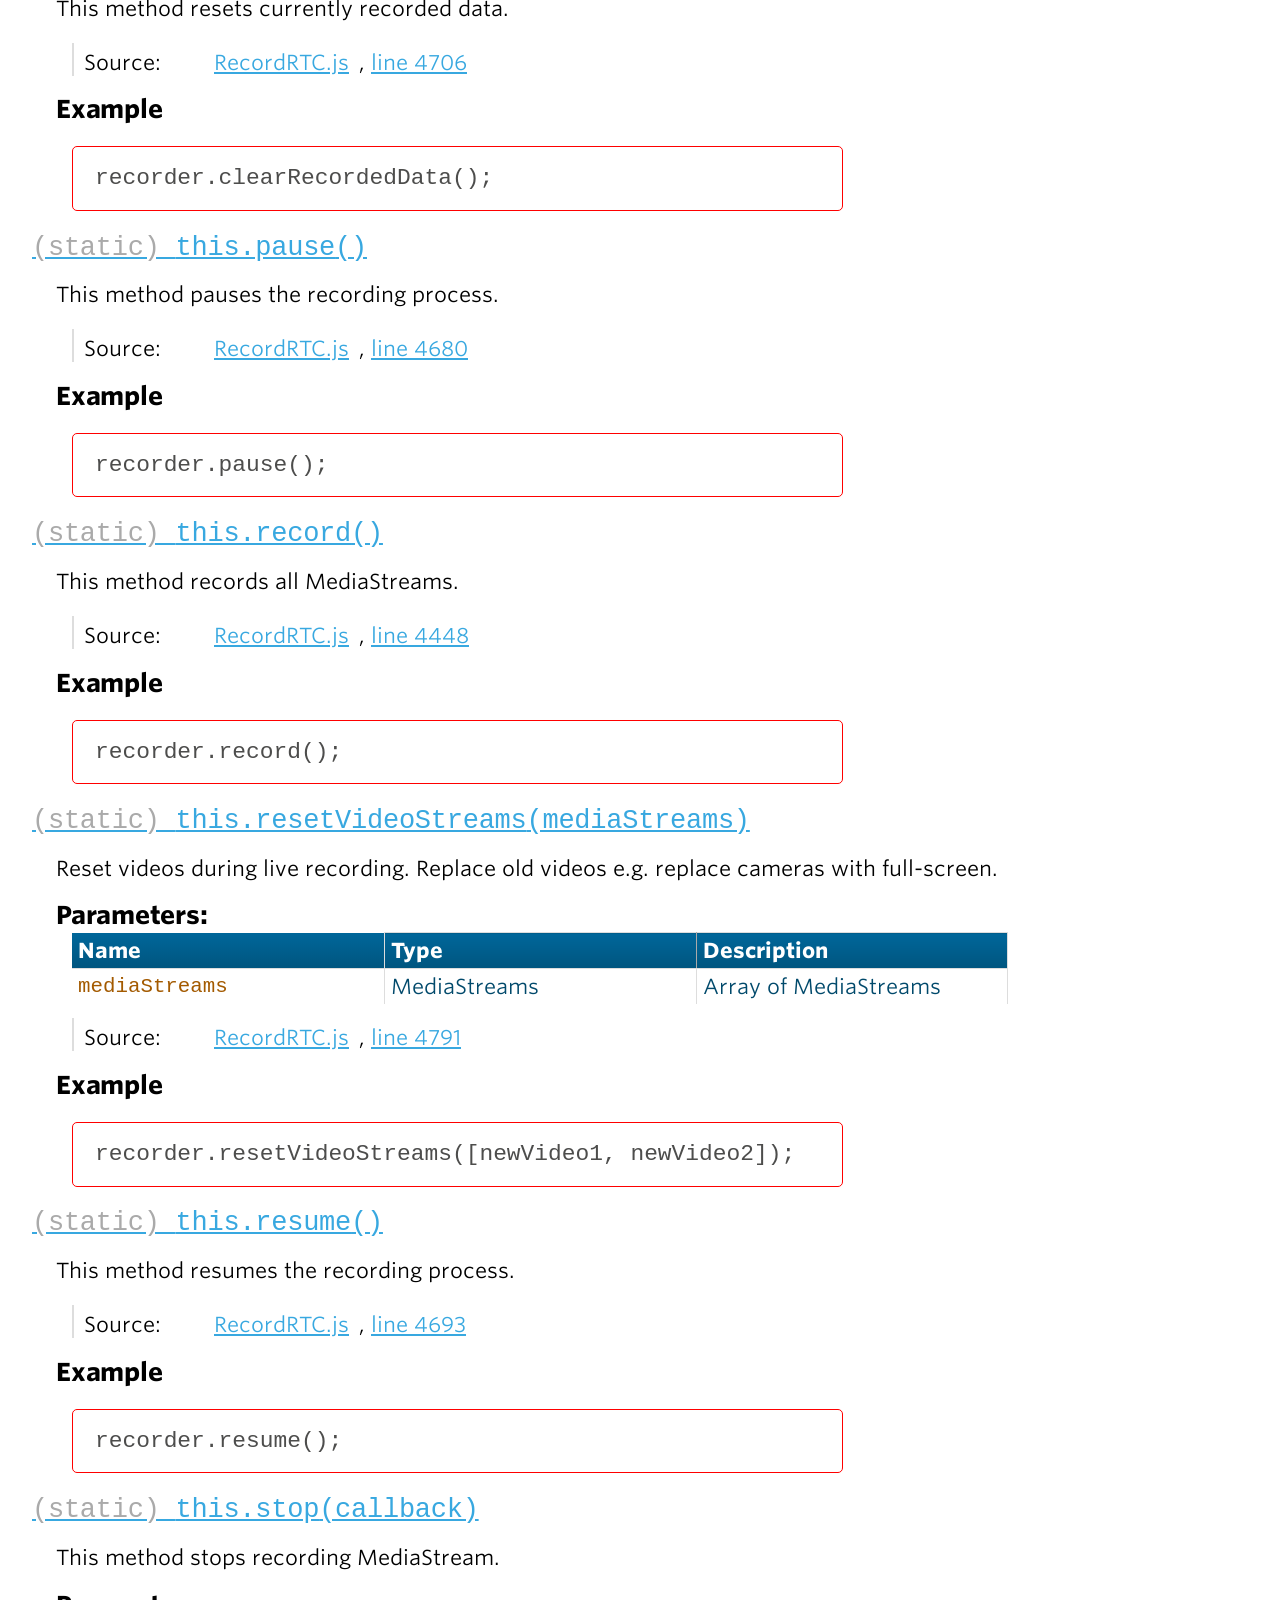
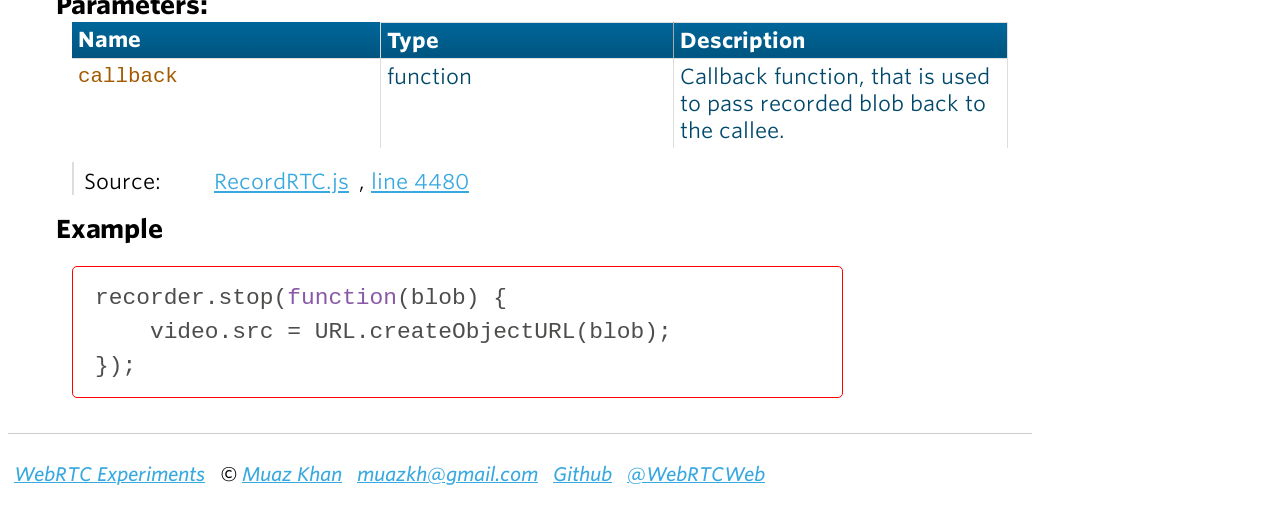
<file: MultiStreamRecorder.html>
<!DOCTYPE html>
<html lang="en">
<head>
    <meta charset="utf-8">
    <title>RecordRTC: Class: MultiStreamRecorder</title>
    
    <meta name="description" content="RecordRTC is a server-less (entire client-side) JavaScript library can be used to record WebRTC audio/video media streams. It supports cross-browser audio/video recording." />
	<meta name="keywords" content="webrtc, recordrtc, record-rtc, web-rtc, audio-recording, video-recording, gif-recording, audio/video recording" />
    
    <link rel="author" type="text/html" href="https://plus.google.com/+MuazKhan">
    <meta name="author" content="Muaz Khan">
    
    <meta name="google-site-verification" content="CF3eHatqBHZGK5fzJPQKmsOZg45h2-WgJXylgSVvsak" />

    <script src="scripts/prettify/prettify.js"> </script>
    <script src="scripts/prettify/lang-css.js"> </script>
    <!--[if lt IE 9]>
      <script src="//html5shiv.googlecode.com/svn/trunk/html5.js"></script>
    <![endif]-->
    
	<link rel="stylesheet" href="https://cdn.webrtc-experiment.com/style.css">
    <link type="text/css" rel="stylesheet" href="styles/jsdoc-default.css">
    <link type="text/css" rel="stylesheet" href="styles/prettify-tomorrow.css">
    
    <style>
        blockquote {
            padding: 0;
        }
        pre {
            font-size: 15px;
            padding: 0;
        }
        header {
            border-bottom: 1px solid #ddd;
            margin: -39px;
            margin-bottom: auto;
        }

        h1 {
            font-size: 25px!important;
        }

        h1, h2, h3, h4 {
            color: #EC008C;
            font-weight: normal;
        }

        nav h2 {
            font-size: 25px!important;
            padding: 5px 10px!important;
            text-align: center!important;
            display: block!important;
        }

        nav {
            padding: 0;
        }

        nav ul li {
            border-left: 0;
        }

        a {
            margin-right: 10px;
            color: #38a8e0!important;
        }

        a:hover {
            color: #EC008C!important;
        }

        /* table */
        table {
          border-collapse: collapse;
          text-align: left;
          width: 100%;
        }

        table td, table th {
          padding: 3px 10px;
        }

        table thead th {
          background: -webkit-gradient( linear, left top, left bottom, color-stop(0.05, #006699), color-stop(1, #00557F) );
          background: -moz-linear-gradient( center top, #006699 5%, #00557F 100% );
          filter: progid:DXImageTransform.Microsoft.gradient(startColorstr='#006699', endColorstr='#00557F');
          background-color: #006699;
          color: #FFFFFF;
          font-weight: bold;
          border-left: 1px solid #0070A8;
        }

        table thead th:first-child {
          border: none;
        }

        table tbody td {
          color: #00496B;
          border-left: 1px solid #E1EEF4;
          font-weight: normal;
        }

        table tbody .alt td {
          background: #E1EEF4;
          color: #00496B;
        }

        table tbody td:first-child {
          border-left: none;
        }

        table tbody tr:last-child td {
          border-bottom: none;
        }

    </style>
    
    <link rel="alternate" type="application/rss+xml" title="Muaz Khan Feed" href="http://feeds.feedburner.com/muazkh">
</head>

<body>

<div id="main">
    




<section>
<article>
    <header style="text-align: center;">
        <h1>Class: MultiStreamRecorder</h1>            
        <p>
            <span> &copy; </span>
            <a href="http://www.MuazKhan.com/">Muaz Khan</a>
            . <a href="http://twitter.com/WebRTCWeb" title="Twitter profile for WebRTC Experiments">@WebRTCWeb</a>
            . <a href="https://github.com/muaz-khan?tab=repositories"title="Github Profile">Github</a>
            . <a href="https://github.com/muaz-khan/RecordRTC/issues?state=open">Latest issues</a>
            . <a href="https://github.com/muaz-khan/RecordRTC/commits/master">What's New?</a>
        </p>
    </header>
    
    <div class="github-stargazers"></div>
        
    <div class="container-overview">
    
        
<dt>
    
        <h4 class="name" id="MultiStreamRecorder"><a href="#MultiStreamRecorder"><span class="type-signature"></span>new MultiStreamRecorder<span class="signature">(mediaStreams, config)</span><span class="type-signature"></span></a></h4>

        
        <p class="summary">Multi-videos recorder.</p>
        
    
</dt>
<dd>

    
    <div class="description">
        MultiStreamRecorder can record multiple videos in single container.
    </div>
    

    

    

    

    
        <h5>Parameters:</h5>
        

<table class="params">
    <thead>
    <tr>
        
        <th>Name</th>
        

        <th>Type</th>

        

        

        <th class="last">Description</th>
    </tr>
    </thead>

    <tbody>
    

        <tr>
            
                <td class="name"><code>mediaStreams</code></td>
            

            <td class="type">
            
                
<span class="param-type">MediaStreams</span>


            
            </td>

            

            

            <td class="description last">Array of MediaStreams.</td>
        </tr>

    

        <tr>
            
                <td class="name"><code>config</code></td>
            

            <td class="type">
            
                
<span class="param-type">object</span>


            
            </td>

            

            

            <td class="description last">{disableLogs:true, frameInterval: 1, mimeType: "video/webm"}</td>
        </tr>

    
    </tbody>
</table>
    

    


<dl class="details">

    

    

    

    

    

    

    

    
    <dt class="tag-author">Author:</dt>
    <dd class="tag-author">
        <ul>
            <li><a href="http://www.MuazKhan.com">Muaz Khan</a></li>
        </ul>
    </dd>
    

    

    
    <dt class="tag-license">License:</dt>
    <dd class="tag-license"><ul class="dummy"><li><a href="https://github.com/muaz-khan/RecordRTC#license">MIT</a></li></ul></dd>
    

    

    
    <dt class="tag-source">Source:</dt>
    <dd class="tag-source"><ul class="dummy"><li>
        <a href="RecordRTC.js.html">RecordRTC.js</a>, <a href="RecordRTC.js.html#line4390">line 4390</a>
    </li></ul></dd>
    

    

    
    <dt class="tag-see">See:</dt>
    <dd class="tag-see">
        <ul>
            <li><a href="https://github.com/muaz-khan/RecordRTC">RecordRTC Source Code</a></li>
        </ul>
    </dd>
    

    
</dl>


    

    

    

    

    

    

    
        <h5>Example</h5>
        
    <pre class="prettyprint"><code>var options = {    mimeType: 'video/webm'}var recorder = new MultiStreamRecorder(ArrayOfMediaStreams, options);recorder.record();recorder.stop(function(blob) {    video.src = URL.createObjectURL(blob);    // or    var blob = recorder.blob;});</code></pre>

    
</dd>

    
    </div>

    

    

    

     

    

    

    
        <h3 class="subsection-title">Methods</h3>

        <dl>
            
<dt>
    
        <h4 class="name" id=".this.addStreams"><a href="#.this.addStreams"><span class="type-signature">(static) </span>this.addStreams<span class="signature">(mediaStreams)</span><span class="type-signature"></span></a></h4>

        
    
</dt>
<dd>

    
    <div class="description">
        Add extra media-streams to existing recordings.
    </div>
    

    

    

    

    
        <h5>Parameters:</h5>
        

<table class="params">
    <thead>
    <tr>
        
        <th>Name</th>
        

        <th>Type</th>

        

        

        <th class="last">Description</th>
    </tr>
    </thead>

    <tbody>
    

        <tr>
            
                <td class="name"><code>mediaStreams</code></td>
            

            <td class="type">
            
                
<span class="param-type">MediaStreams</span>


            
            </td>

            

            

            <td class="description last">Array of MediaStreams</td>
        </tr>

    
    </tbody>
</table>
    

    


<dl class="details">

    

    

    

    

    

    

    

    

    

    

    

    
    <dt class="tag-source">Source:</dt>
    <dd class="tag-source"><ul class="dummy"><li>
        <a href="RecordRTC.js.html">RecordRTC.js</a>, <a href="RecordRTC.js.html#line4751">line 4751</a>
    </li></ul></dd>
    

    

    

    
</dl>


    

    

    

    

    

    

    
        <h5>Example</h5>
        
    <pre class="prettyprint"><code>recorder.addStreams([newAudioStream, newVideoStream]);</code></pre>

    
</dd>

        
            
<dt>
    
        <h4 class="name" id=".this.clearRecordedData"><a href="#.this.clearRecordedData"><span class="type-signature">(static) </span>this.clearRecordedData<span class="signature">()</span><span class="type-signature"></span></a></h4>

        
    
</dt>
<dd>

    
    <div class="description">
        This method resets currently recorded data.
    </div>
    

    

    

    

    

    


<dl class="details">

    

    

    

    

    

    

    

    

    

    

    

    
    <dt class="tag-source">Source:</dt>
    <dd class="tag-source"><ul class="dummy"><li>
        <a href="RecordRTC.js.html">RecordRTC.js</a>, <a href="RecordRTC.js.html#line4706">line 4706</a>
    </li></ul></dd>
    

    

    

    
</dl>


    

    

    

    

    

    

    
        <h5>Example</h5>
        
    <pre class="prettyprint"><code>recorder.clearRecordedData();</code></pre>

    
</dd>

        
            
<dt>
    
        <h4 class="name" id=".this.pause"><a href="#.this.pause"><span class="type-signature">(static) </span>this.pause<span class="signature">()</span><span class="type-signature"></span></a></h4>

        
    
</dt>
<dd>

    
    <div class="description">
        This method pauses the recording process.
    </div>
    

    

    

    

    

    


<dl class="details">

    

    

    

    

    

    

    

    

    

    

    

    
    <dt class="tag-source">Source:</dt>
    <dd class="tag-source"><ul class="dummy"><li>
        <a href="RecordRTC.js.html">RecordRTC.js</a>, <a href="RecordRTC.js.html#line4680">line 4680</a>
    </li></ul></dd>
    

    

    

    
</dl>


    

    

    

    

    

    

    
        <h5>Example</h5>
        
    <pre class="prettyprint"><code>recorder.pause();</code></pre>

    
</dd>

        
            
<dt>
    
        <h4 class="name" id=".this.record"><a href="#.this.record"><span class="type-signature">(static) </span>this.record<span class="signature">()</span><span class="type-signature"></span></a></h4>

        
    
</dt>
<dd>

    
    <div class="description">
        This method records all MediaStreams.
    </div>
    

    

    

    

    

    


<dl class="details">

    

    

    

    

    

    

    

    

    

    

    

    
    <dt class="tag-source">Source:</dt>
    <dd class="tag-source"><ul class="dummy"><li>
        <a href="RecordRTC.js.html">RecordRTC.js</a>, <a href="RecordRTC.js.html#line4448">line 4448</a>
    </li></ul></dd>
    

    

    

    
</dl>


    

    

    

    

    

    

    
        <h5>Example</h5>
        
    <pre class="prettyprint"><code>recorder.record();</code></pre>

    
</dd>

        
            
<dt>
    
        <h4 class="name" id=".this.resetVideoStreams"><a href="#.this.resetVideoStreams"><span class="type-signature">(static) </span>this.resetVideoStreams<span class="signature">(mediaStreams)</span><span class="type-signature"></span></a></h4>

        
    
</dt>
<dd>

    
    <div class="description">
        Reset videos during live recording. Replace old videos e.g. replace cameras with full-screen.
    </div>
    

    

    

    

    
        <h5>Parameters:</h5>
        

<table class="params">
    <thead>
    <tr>
        
        <th>Name</th>
        

        <th>Type</th>

        

        

        <th class="last">Description</th>
    </tr>
    </thead>

    <tbody>
    

        <tr>
            
                <td class="name"><code>mediaStreams</code></td>
            

            <td class="type">
            
                
<span class="param-type">MediaStreams</span>


            
            </td>

            

            

            <td class="description last">Array of MediaStreams</td>
        </tr>

    
    </tbody>
</table>
    

    


<dl class="details">

    

    

    

    

    

    

    

    

    

    

    

    
    <dt class="tag-source">Source:</dt>
    <dd class="tag-source"><ul class="dummy"><li>
        <a href="RecordRTC.js.html">RecordRTC.js</a>, <a href="RecordRTC.js.html#line4791">line 4791</a>
    </li></ul></dd>
    

    

    

    
</dl>


    

    

    

    

    

    

    
        <h5>Example</h5>
        
    <pre class="prettyprint"><code>recorder.resetVideoStreams([newVideo1, newVideo2]);</code></pre>

    
</dd>

        
            
<dt>
    
        <h4 class="name" id=".this.resume"><a href="#.this.resume"><span class="type-signature">(static) </span>this.resume<span class="signature">()</span><span class="type-signature"></span></a></h4>

        
    
</dt>
<dd>

    
    <div class="description">
        This method resumes the recording process.
    </div>
    

    

    

    

    

    


<dl class="details">

    

    

    

    

    

    

    

    

    

    

    

    
    <dt class="tag-source">Source:</dt>
    <dd class="tag-source"><ul class="dummy"><li>
        <a href="RecordRTC.js.html">RecordRTC.js</a>, <a href="RecordRTC.js.html#line4693">line 4693</a>
    </li></ul></dd>
    

    

    

    
</dl>


    

    

    

    

    

    

    
        <h5>Example</h5>
        
    <pre class="prettyprint"><code>recorder.resume();</code></pre>

    
</dd>

        
            
<dt>
    
        <h4 class="name" id=".this.stop"><a href="#.this.stop"><span class="type-signature">(static) </span>this.stop<span class="signature">(callback)</span><span class="type-signature"></span></a></h4>

        
    
</dt>
<dd>

    
    <div class="description">
        This method stops recording MediaStream.
    </div>
    

    

    

    

    
        <h5>Parameters:</h5>
        

<table class="params">
    <thead>
    <tr>
        
        <th>Name</th>
        

        <th>Type</th>

        

        

        <th class="last">Description</th>
    </tr>
    </thead>

    <tbody>
    

        <tr>
            
                <td class="name"><code>callback</code></td>
            

            <td class="type">
            
                
<span class="param-type">function</span>


            
            </td>

            

            

            <td class="description last">Callback function, that is used to pass recorded blob back to the callee.</td>
        </tr>

    
    </tbody>
</table>
    

    


<dl class="details">

    

    

    

    

    

    

    

    

    

    

    

    
    <dt class="tag-source">Source:</dt>
    <dd class="tag-source"><ul class="dummy"><li>
        <a href="RecordRTC.js.html">RecordRTC.js</a>, <a href="RecordRTC.js.html#line4480">line 4480</a>
    </li></ul></dd>
    

    

    

    
</dl>


    

    

    

    

    

    

    
        <h5>Example</h5>
        
    <pre class="prettyprint"><code>recorder.stop(function(blob) {    video.src = URL.createObjectURL(blob);});</code></pre>

    
</dd>

        </dl>
    

    

    
</article>
</section>




</div>

<nav>
    <h2><a href="/">Homepage</a></h2><h3>Classes</h3><ul><li><a href="CanvasRecorder.html">CanvasRecorder</a></li><li><a href="GetRecorderType.html">GetRecorderType</a></li><li><a href="GifRecorder.html">GifRecorder</a></li><li><a href="MediaStreamRecorder.html">MediaStreamRecorder</a></li><li><a href="MRecordRTC.html">MRecordRTC</a></li><li><a href="MultiStreamRecorder.html">MultiStreamRecorder</a></li><li><a href="RecordRTC.html">RecordRTC</a></li><li><a href="RecordRTCConfiguration.html">RecordRTCConfiguration</a></li><li><a href="RecordRTCPromisesHandler.html">RecordRTCPromisesHandler</a></li><li><a href="StereoAudioRecorder.html">StereoAudioRecorder</a></li><li><a href="Whammy.html">Whammy</a></li><li><a href="WhammyRecorder.html">WhammyRecorder</a></li></ul><h3>Global</h3><ul><li><a href="global.html#bytesToSize">bytesToSize</a></li><li><a href="global.html#DiskStorage">DiskStorage</a></li><li><a href="global.html#invokeSaveAsDialog">invokeSaveAsDialog</a></li><li><a href="global.html#Storage">Storage</a></li></ul>
</nav>

<br clear="both">

<div>
	<article style="padding: 0!important;margin: 1em auto 0 auto!important;max-width: 100%!important;">
		<small id="send-message"></small>
	</article>
</div>

<footer>
    <a href="https://www.webrtc-experiment.com/">WebRTC Experiments</a>
    &copy; <a href="https://plus.google.com/+MuazKhan" rel="author" >Muaz Khan</a>
    <a href="mailto:muazkh@gmail.com">muazkh@gmail.com</a>
    <a href="https://github.com/muaz-khan">Github</a>
    <a href="https://twitter.com/WebRTCWeb">@WebRTCWeb</a>
</footer>

<script> prettyPrint(); </script>
<script src="scripts/linenumber.js"> </script>

<!-- commits.js is useless for you! -->
<script src="https://cdn.webrtc-experiment.com/common.js" async> </script>
<a href="https://plus.google.com/+WebRTC-Experiment" rel="publisher"></a>
</body>
</html>
</file>
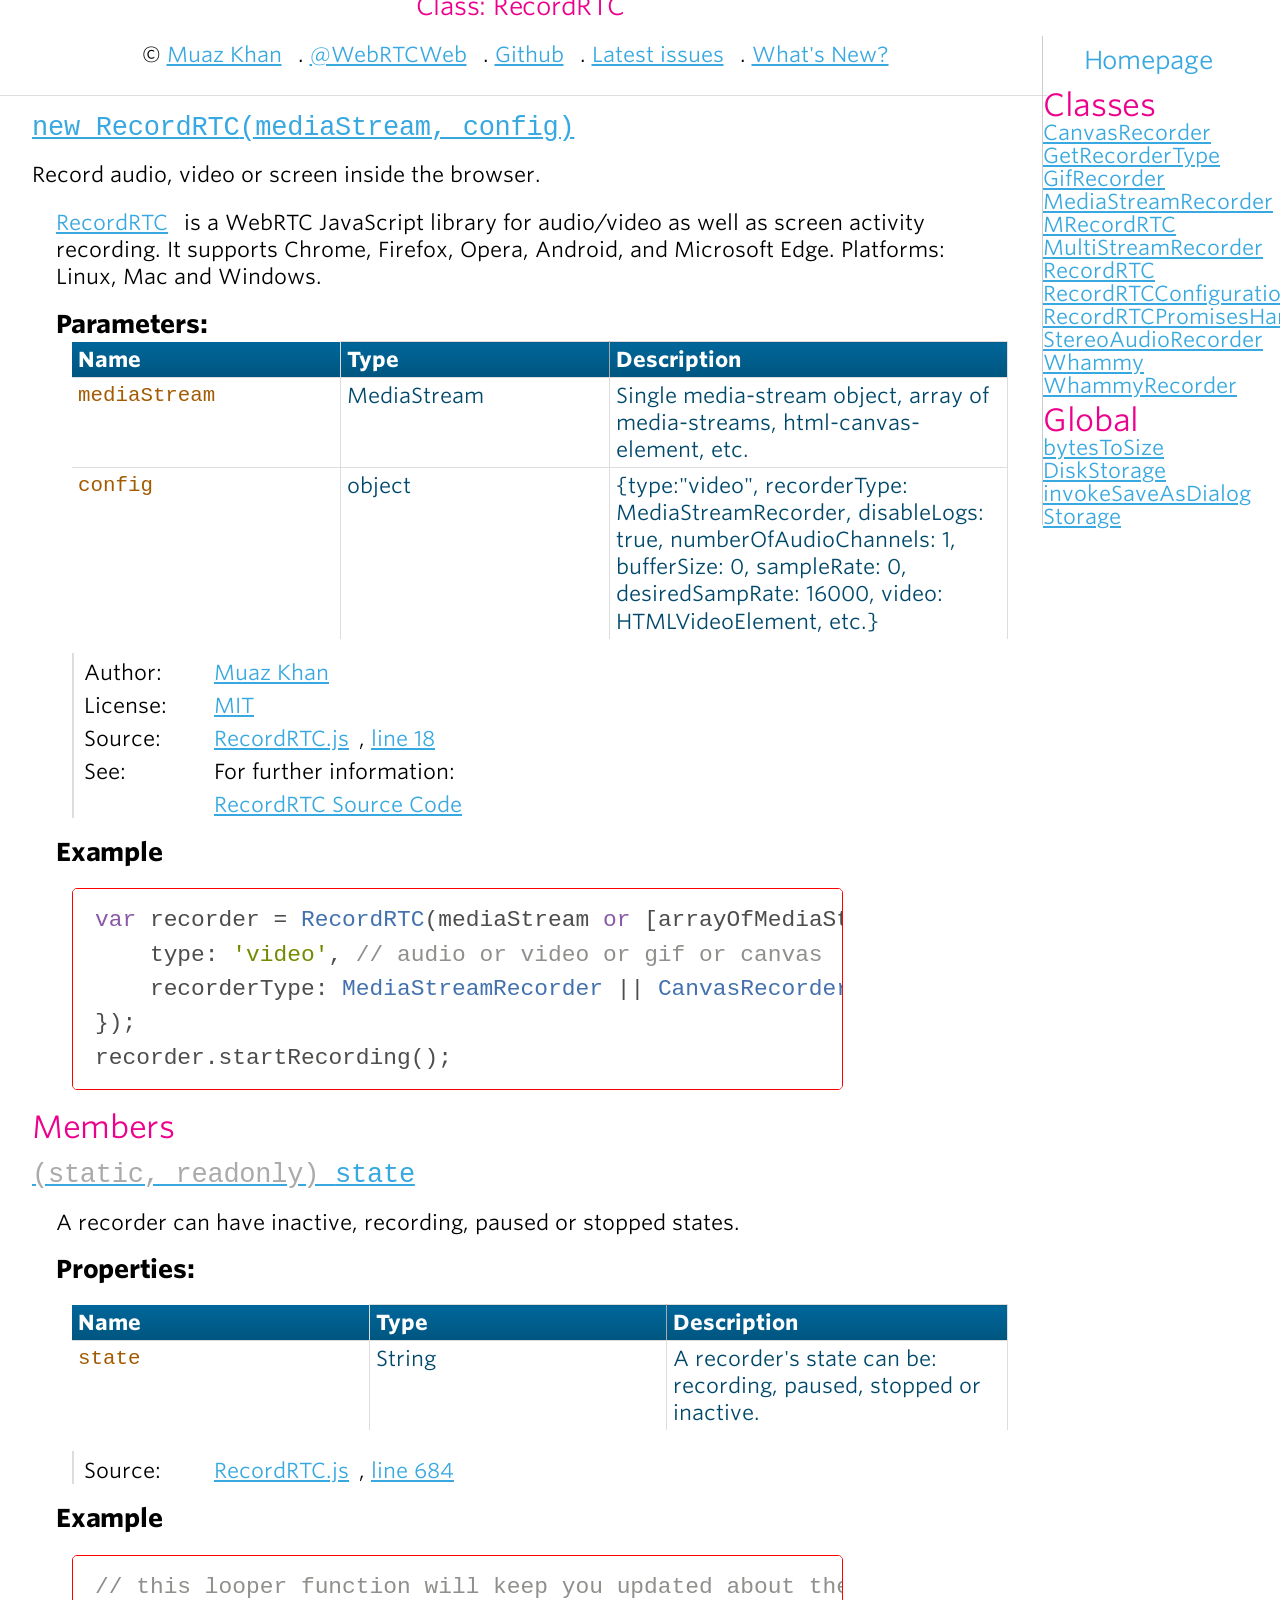
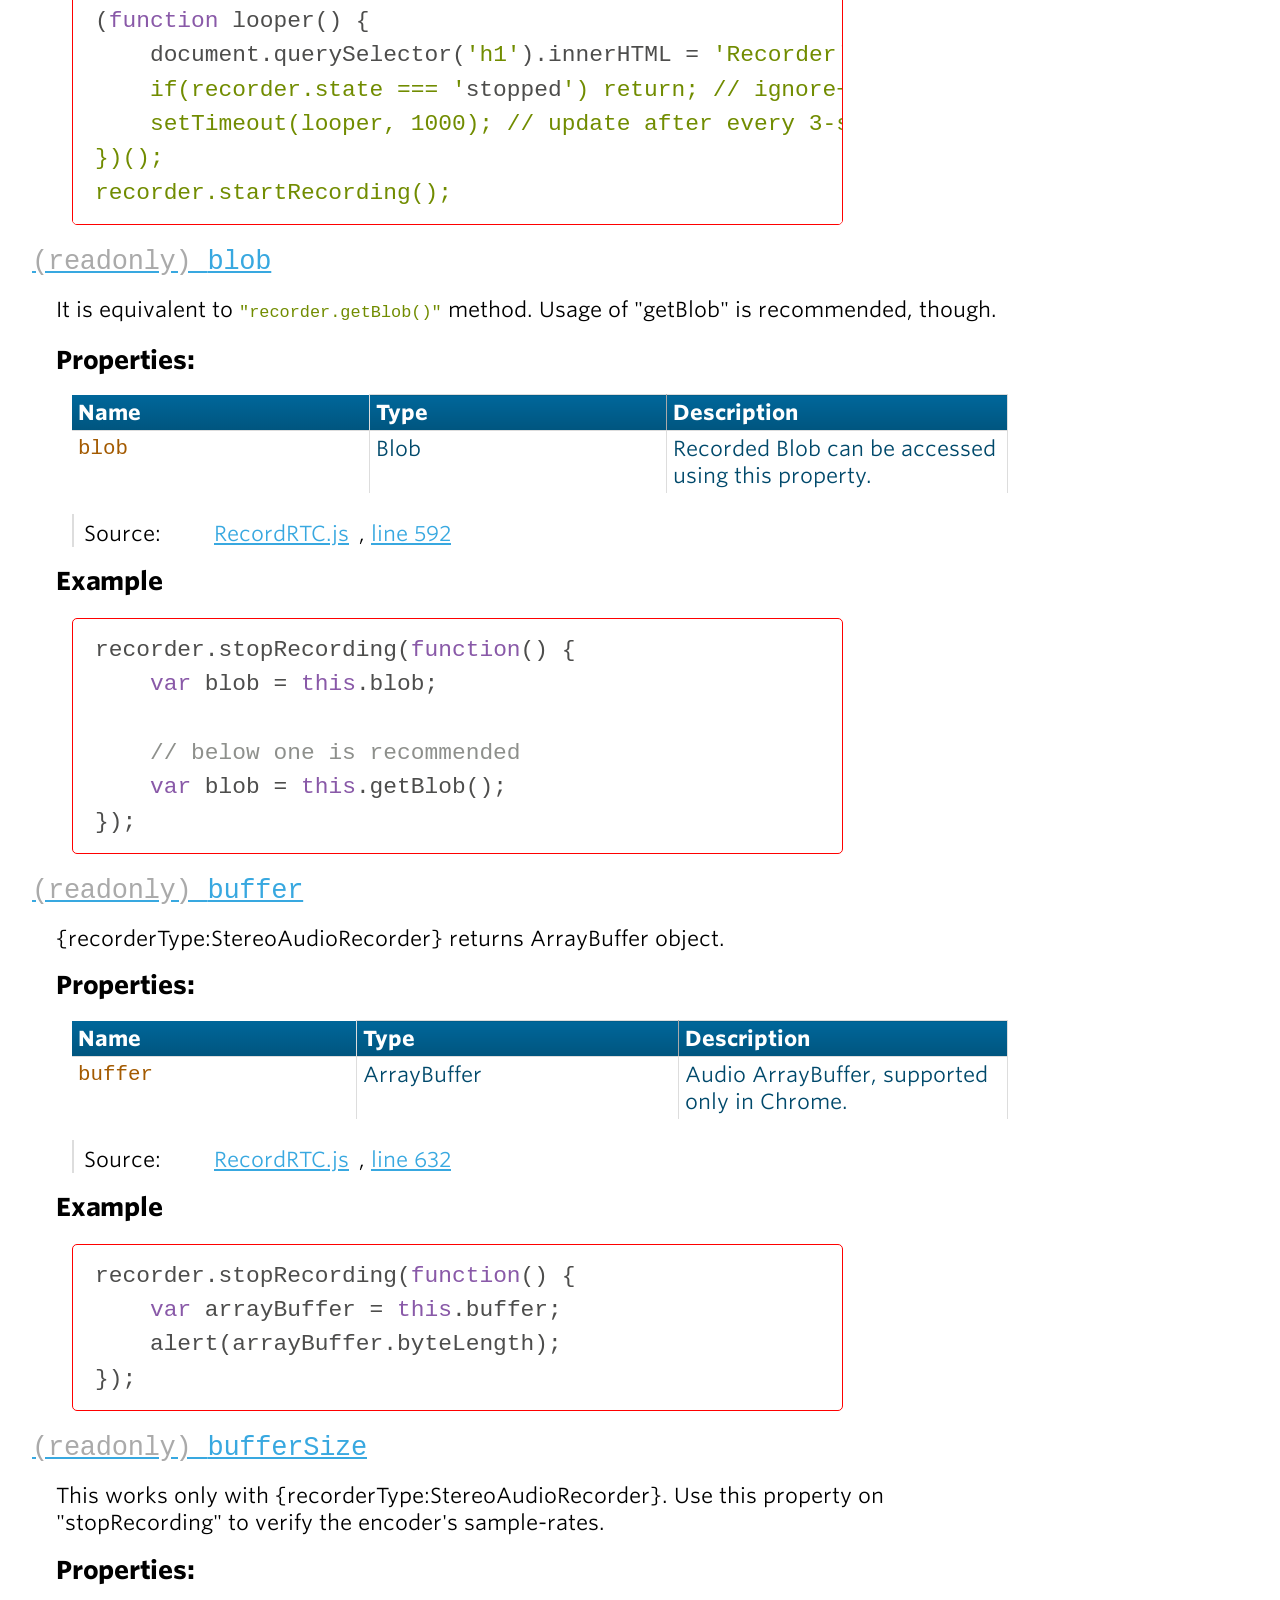
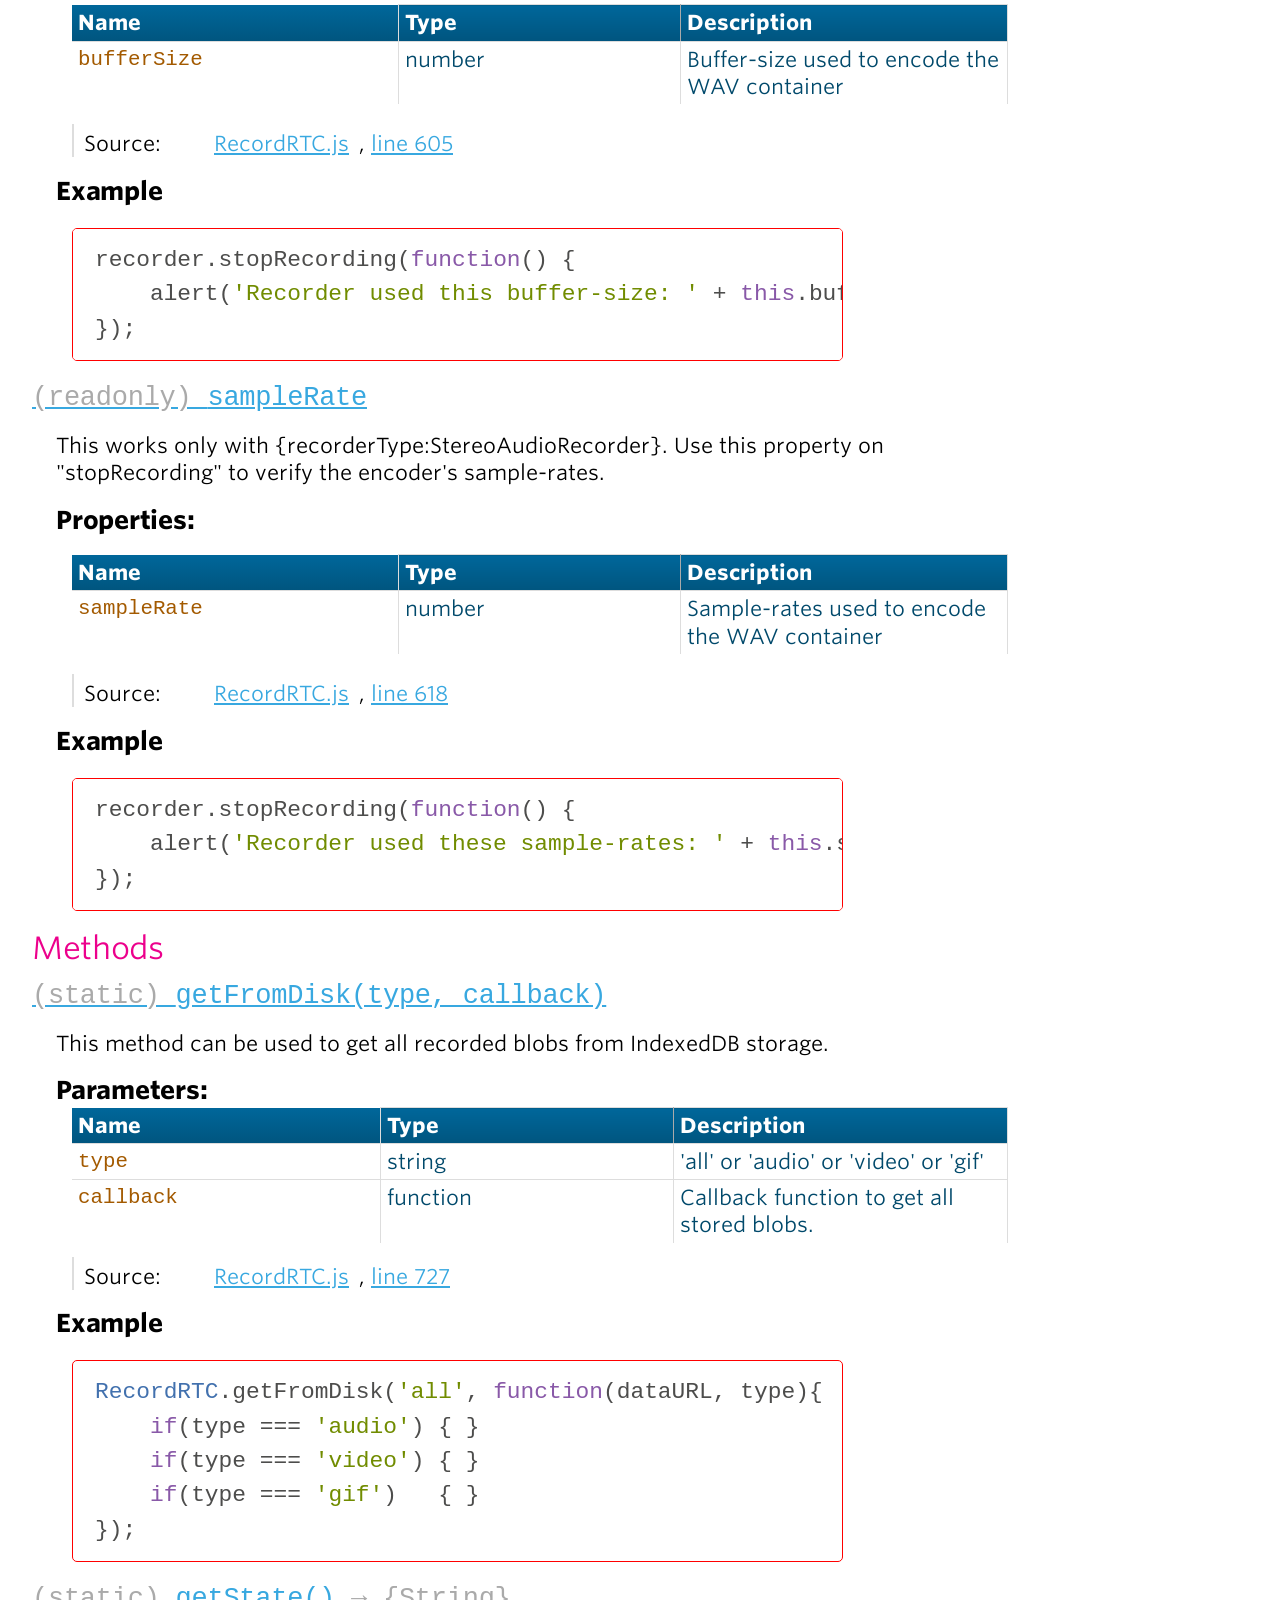
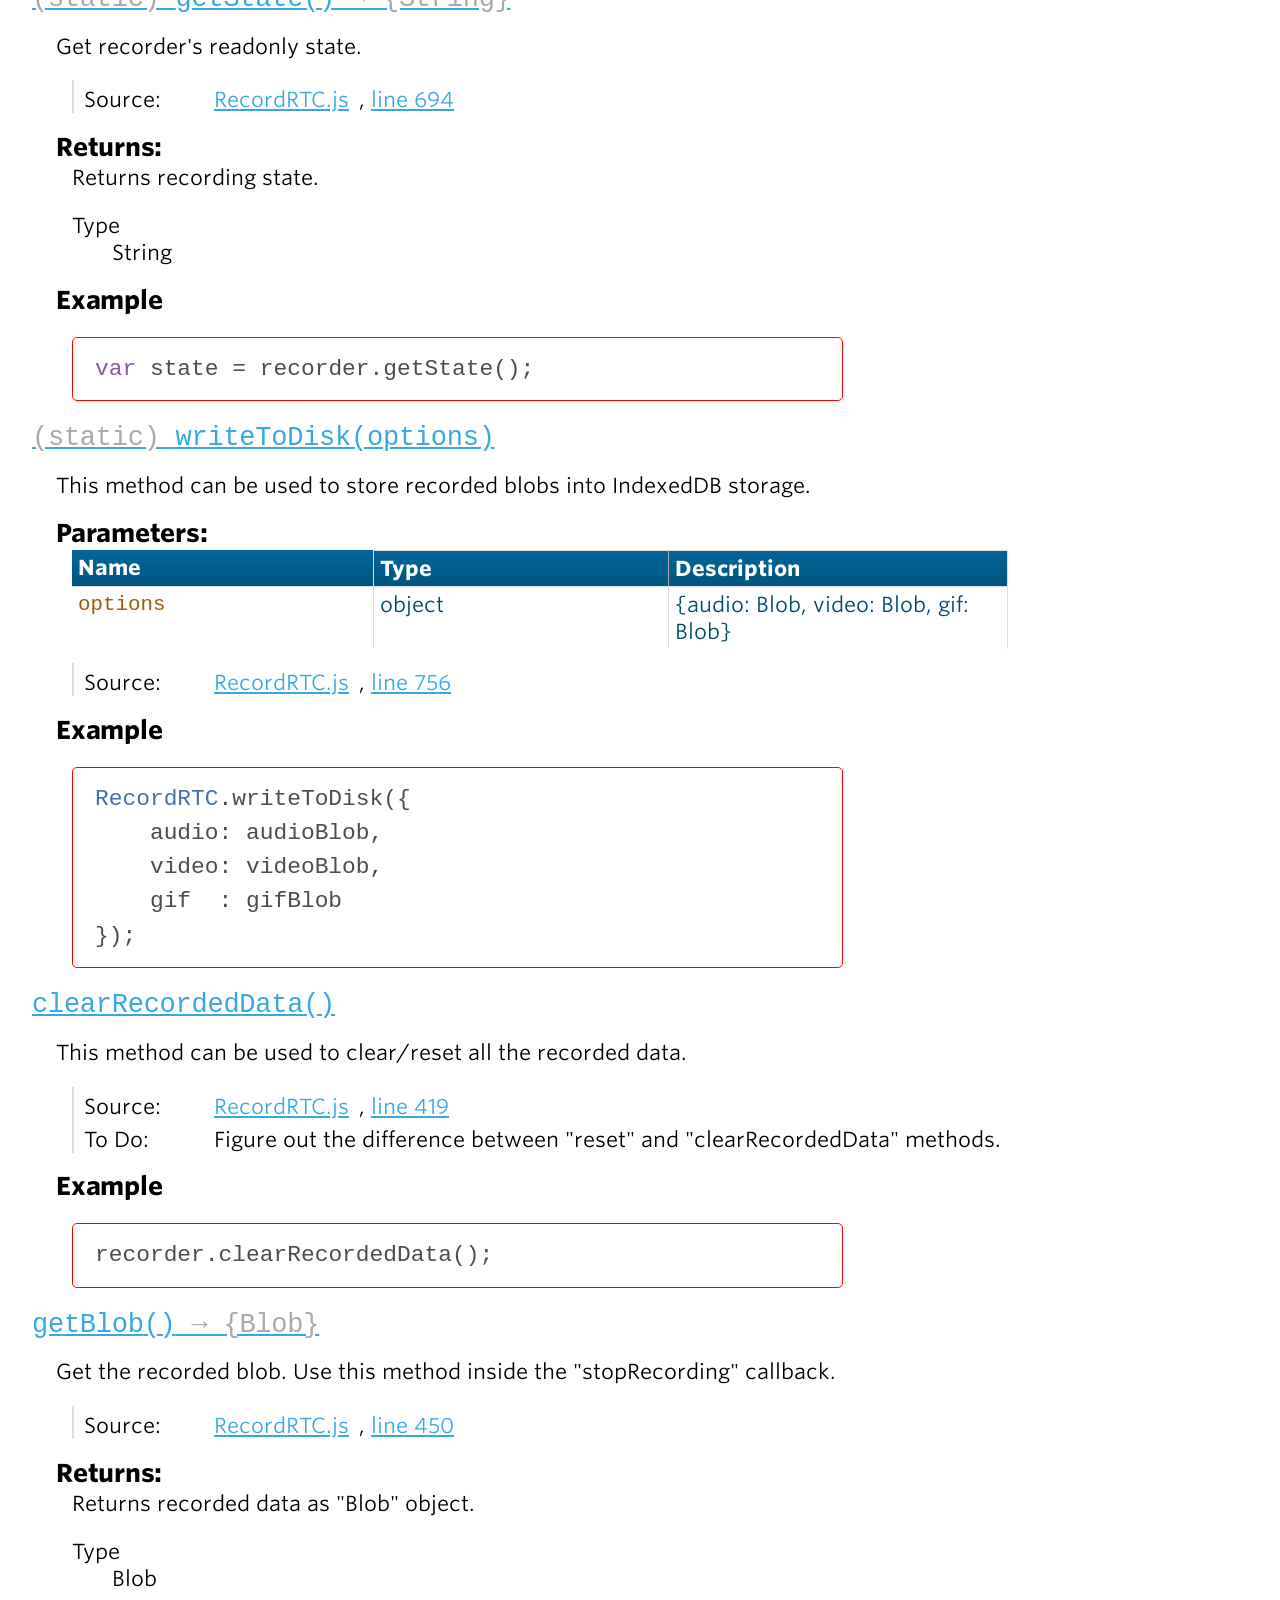
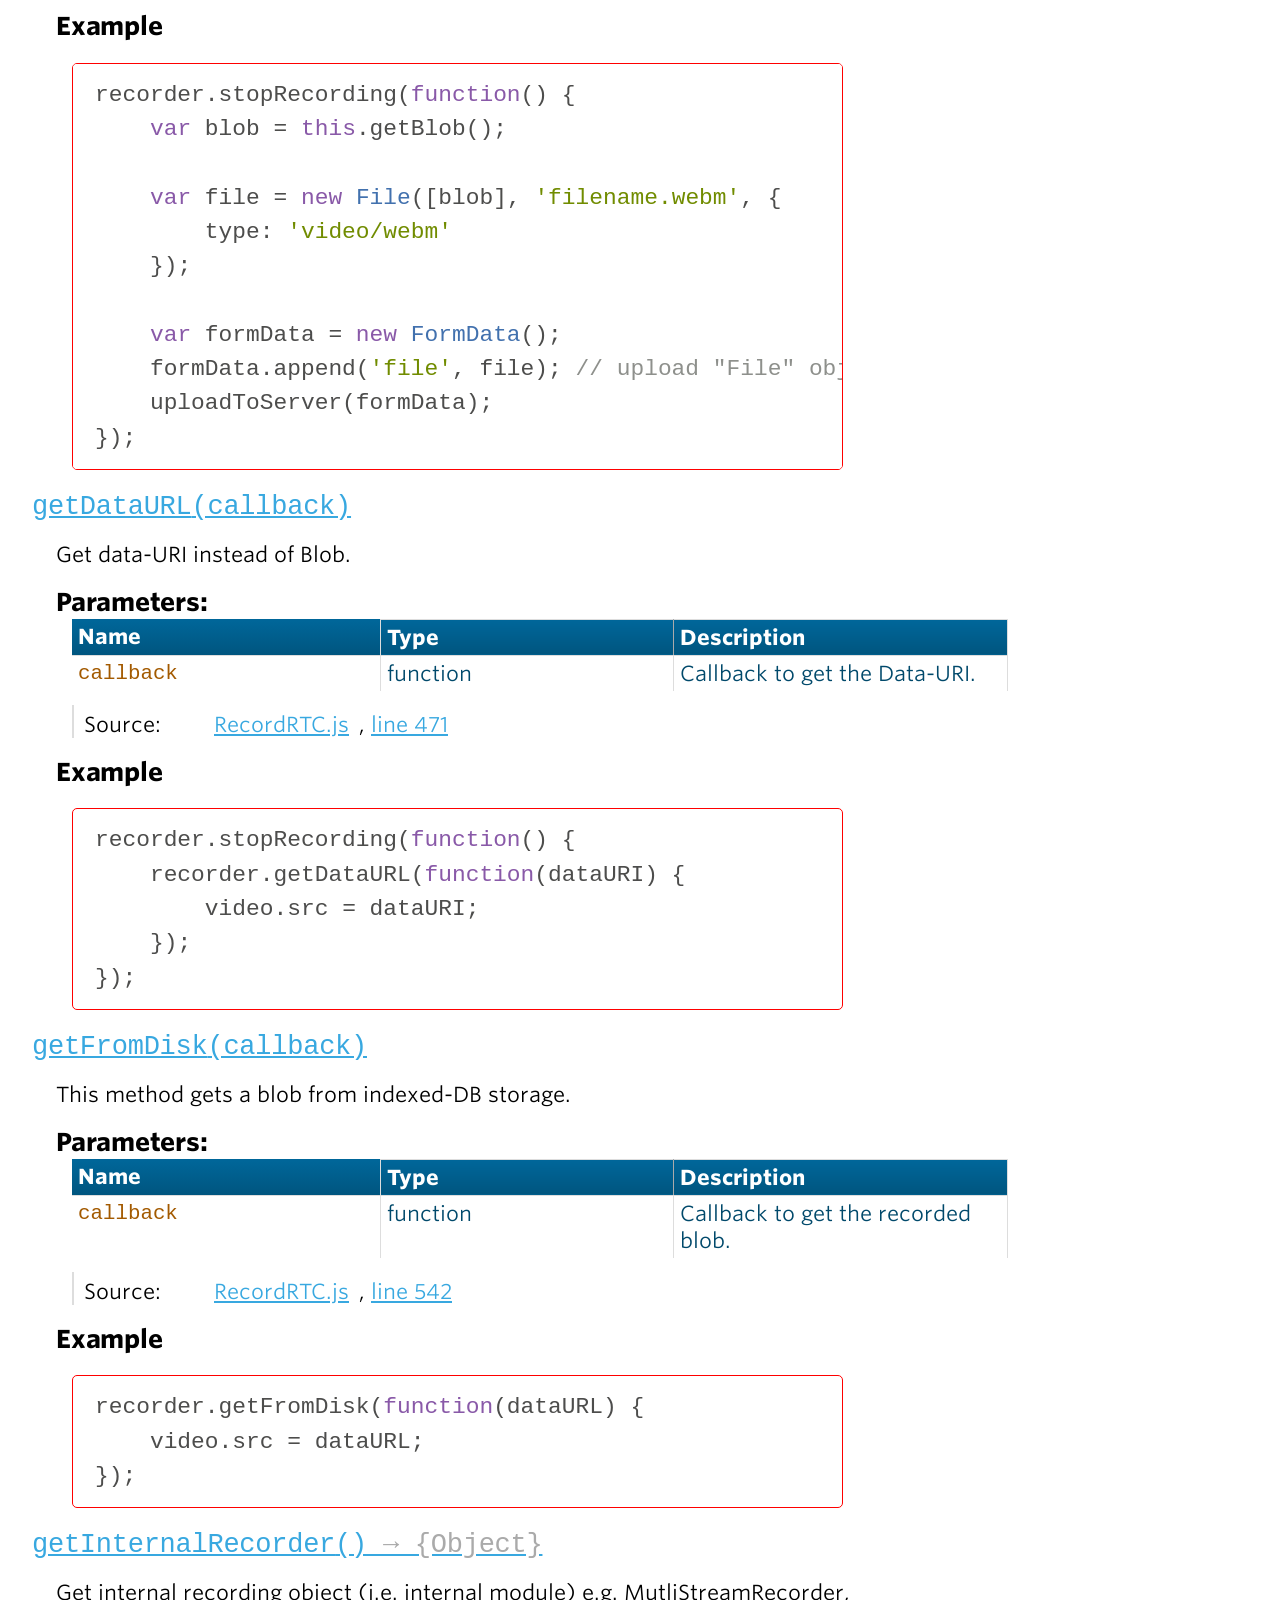
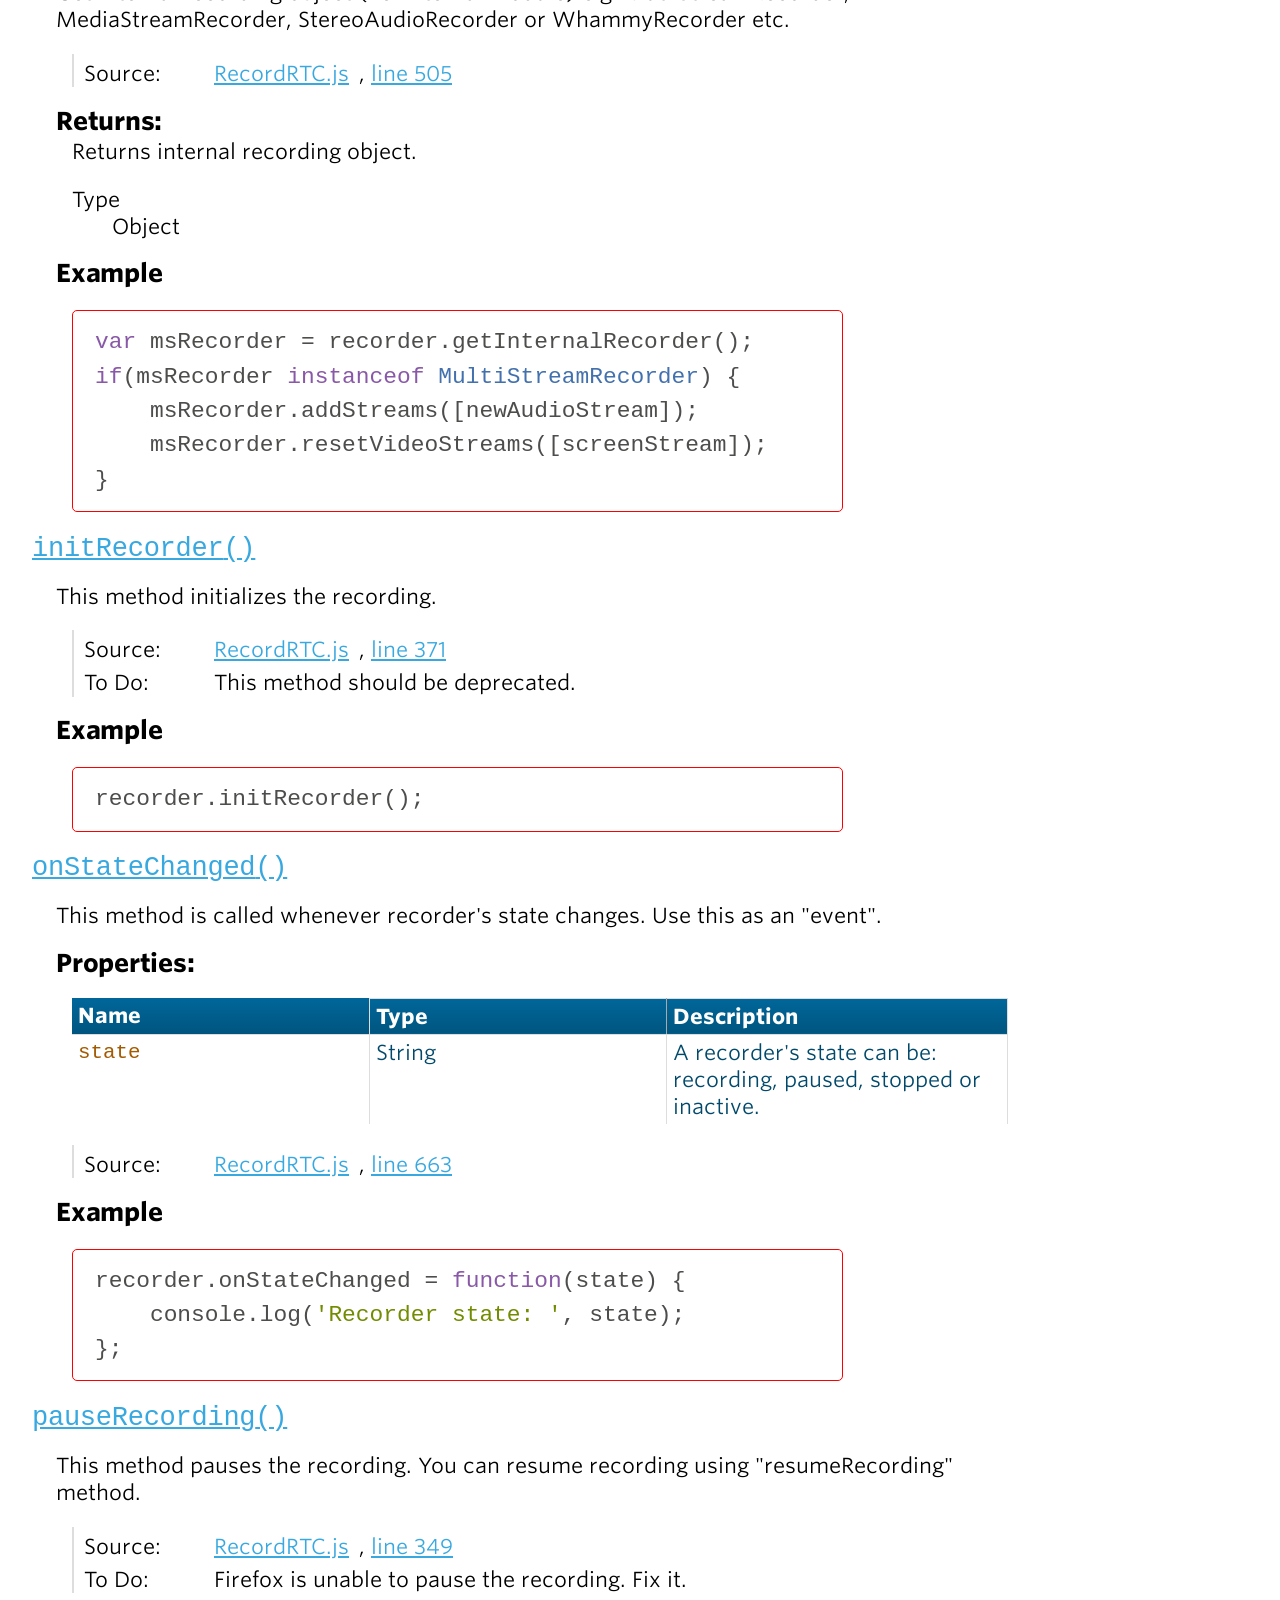
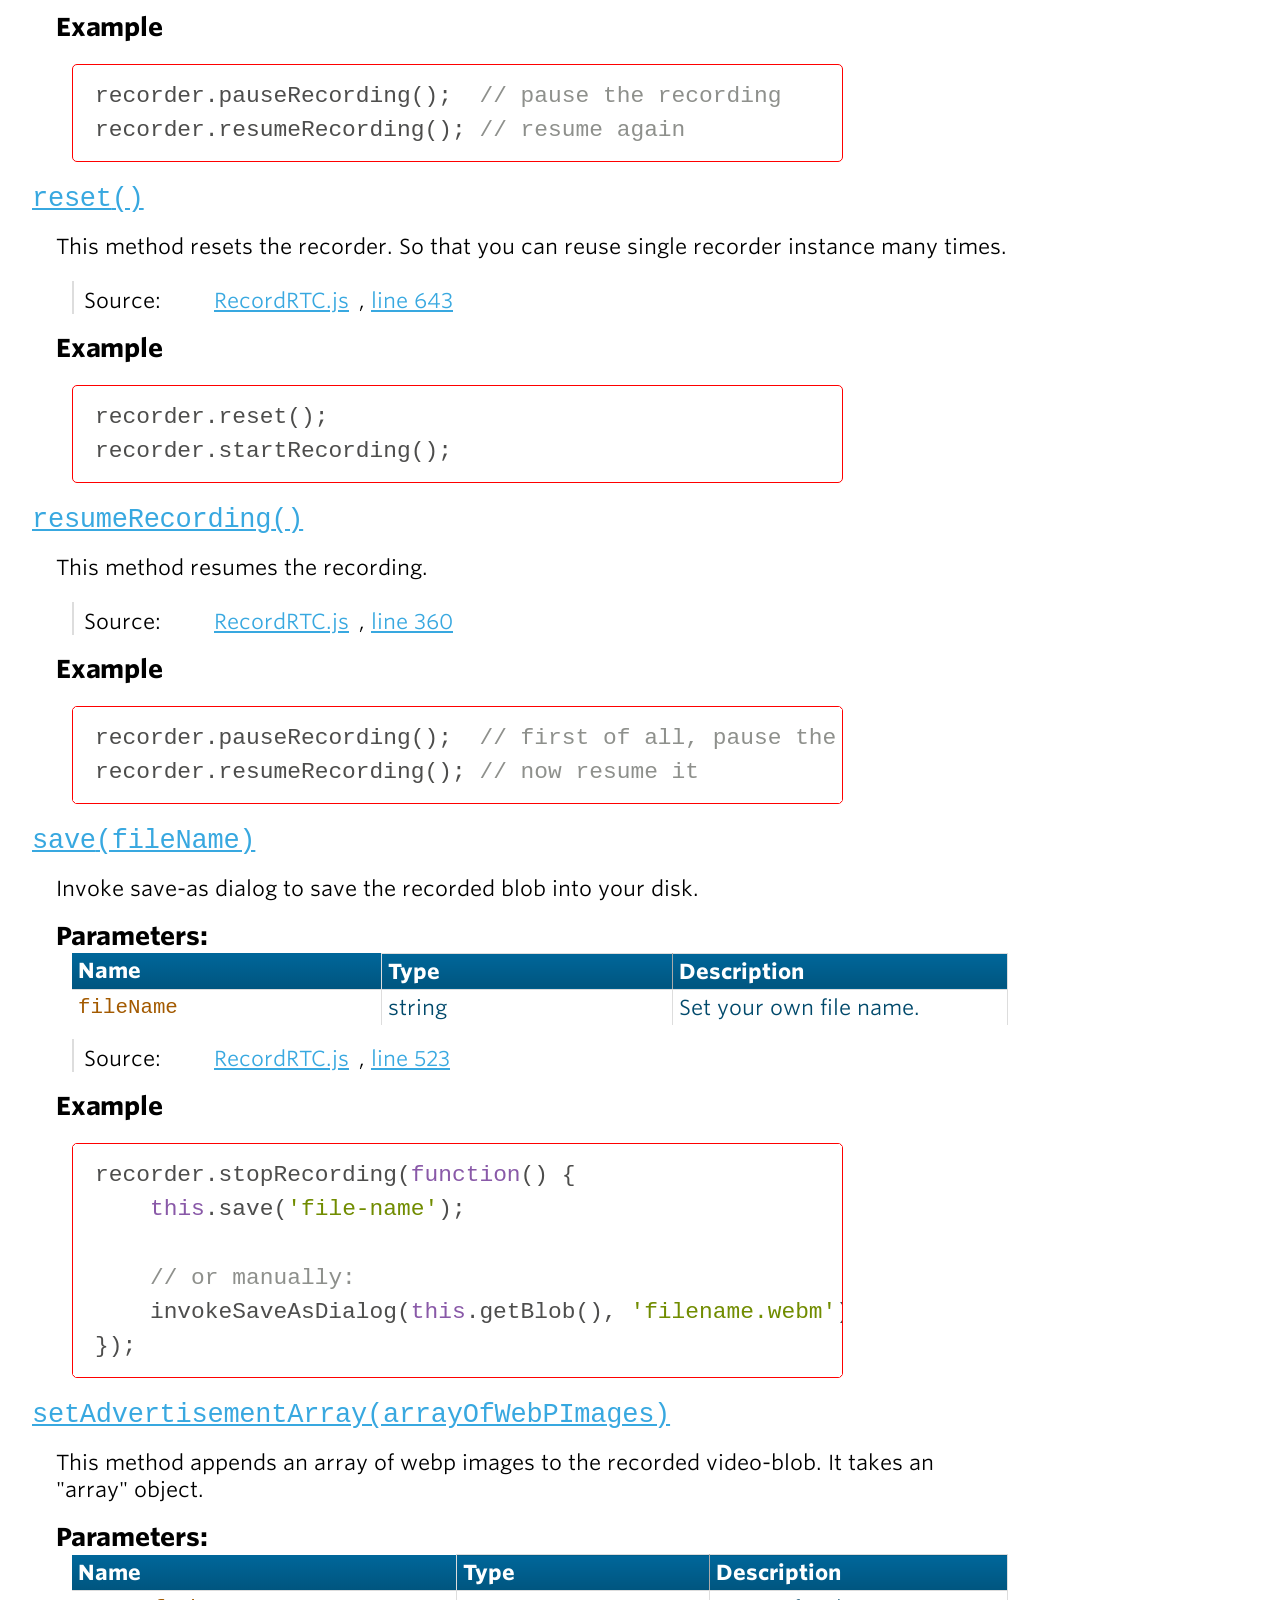
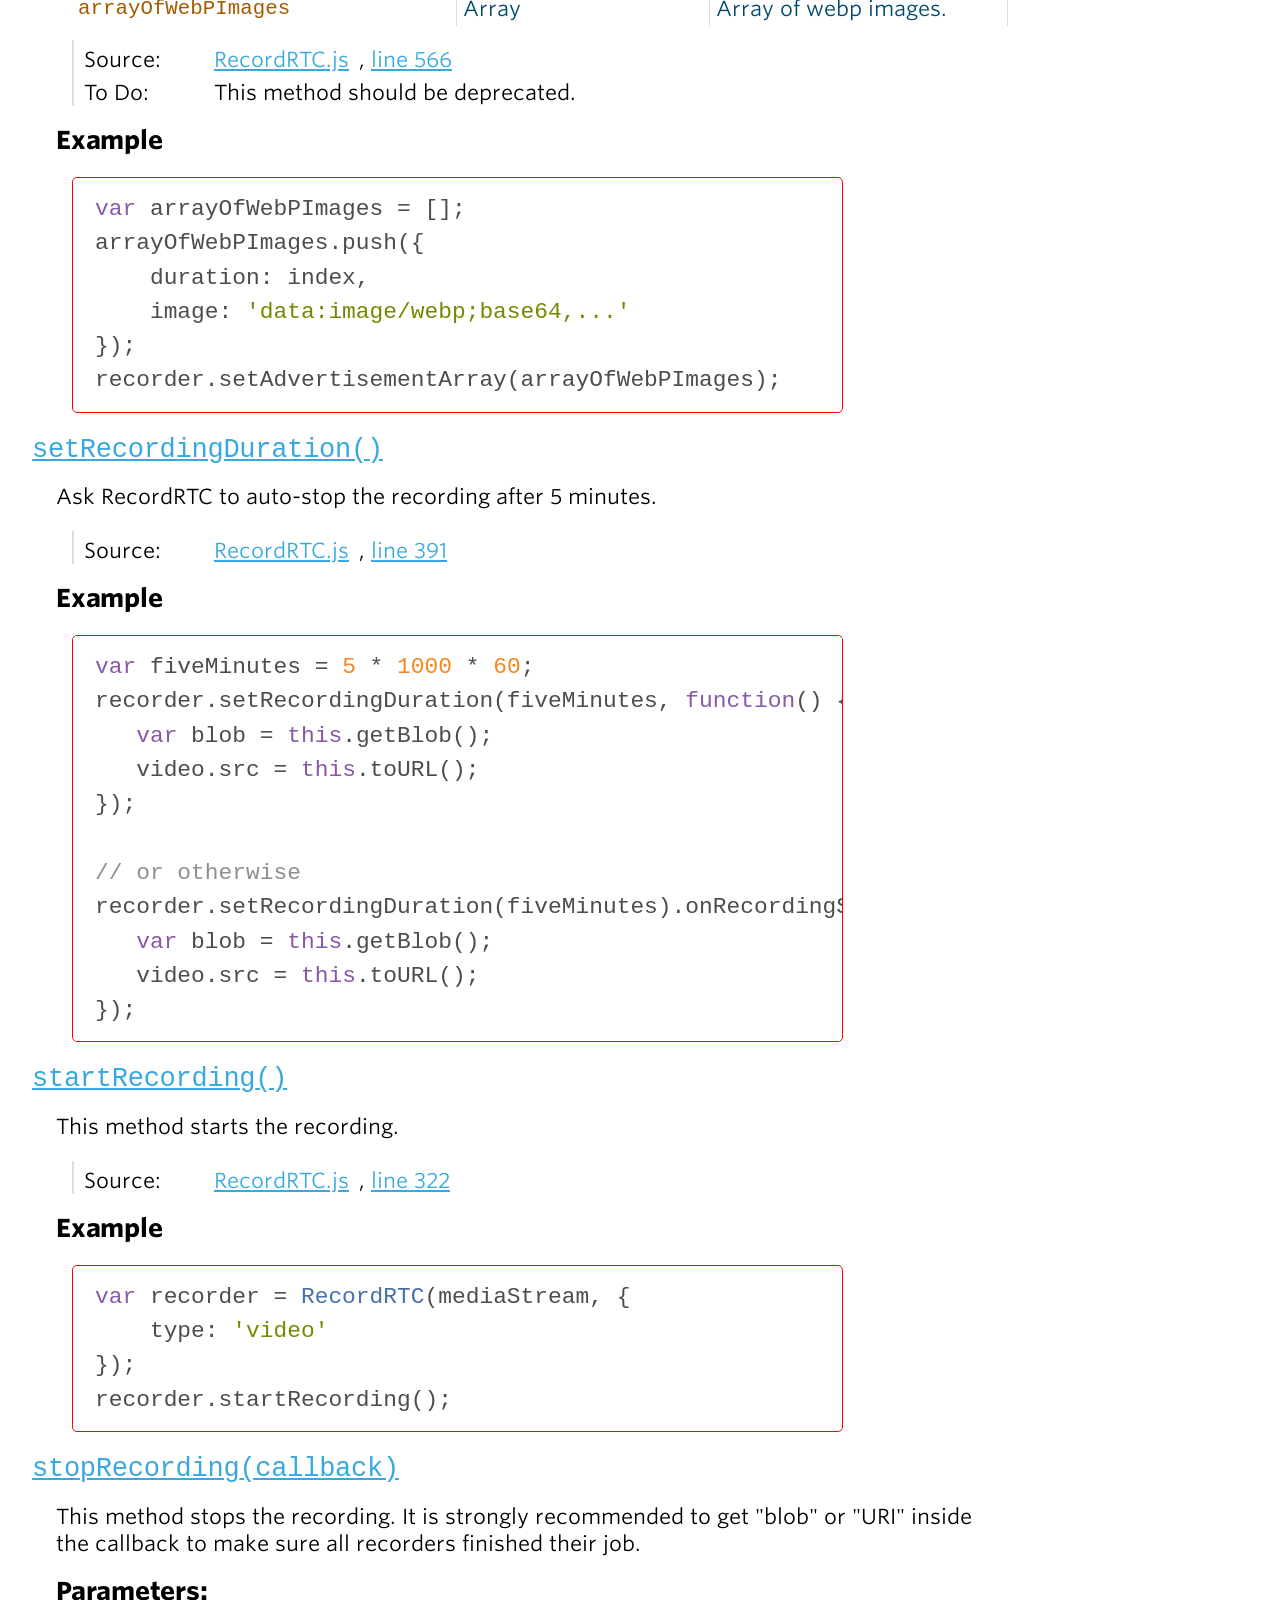
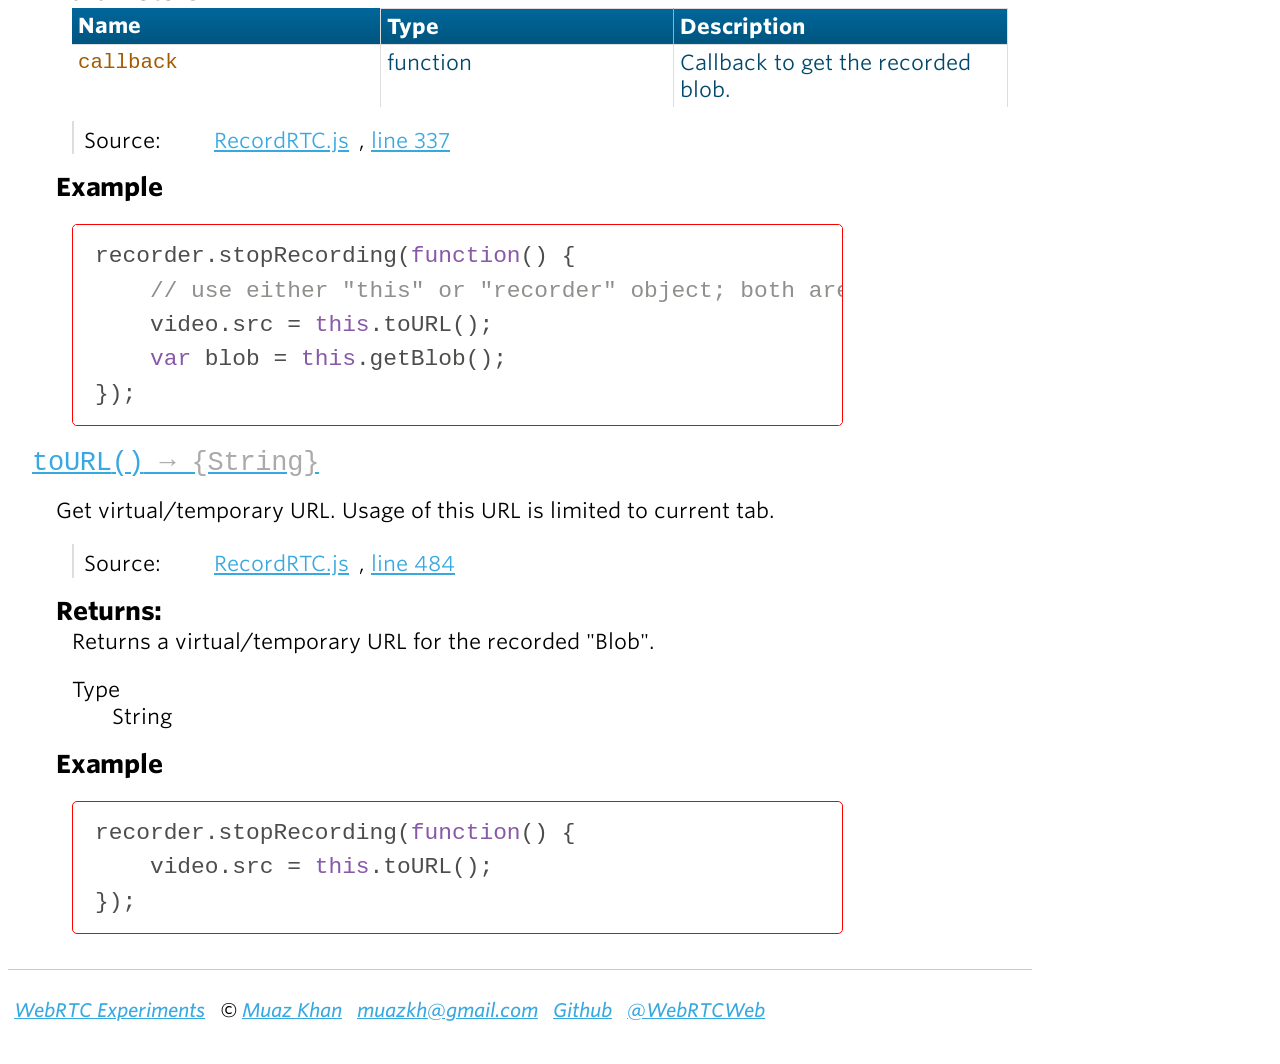
<file: RecordRTC.html>
<!DOCTYPE html>
<html lang="en">
<head>
    <meta charset="utf-8">
    <title>RecordRTC: Class: RecordRTC</title>
    
    <meta name="description" content="RecordRTC is a server-less (entire client-side) JavaScript library can be used to record WebRTC audio/video media streams. It supports cross-browser audio/video recording." />
	<meta name="keywords" content="webrtc, recordrtc, record-rtc, web-rtc, audio-recording, video-recording, gif-recording, audio/video recording" />
    
    <link rel="author" type="text/html" href="https://plus.google.com/+MuazKhan">
    <meta name="author" content="Muaz Khan">
    
    <meta name="google-site-verification" content="CF3eHatqBHZGK5fzJPQKmsOZg45h2-WgJXylgSVvsak" />

    <script src="scripts/prettify/prettify.js"> </script>
    <script src="scripts/prettify/lang-css.js"> </script>
    <!--[if lt IE 9]>
      <script src="//html5shiv.googlecode.com/svn/trunk/html5.js"></script>
    <![endif]-->
    
	<link rel="stylesheet" href="https://cdn.webrtc-experiment.com/style.css">
    <link type="text/css" rel="stylesheet" href="styles/jsdoc-default.css">
    <link type="text/css" rel="stylesheet" href="styles/prettify-tomorrow.css">
    
    <style>
        blockquote {
            padding: 0;
        }
        pre {
            font-size: 15px;
            padding: 0;
        }
        header {
            border-bottom: 1px solid #ddd;
            margin: -39px;
            margin-bottom: auto;
        }

        h1 {
            font-size: 25px!important;
        }

        h1, h2, h3, h4 {
            color: #EC008C;
            font-weight: normal;
        }

        nav h2 {
            font-size: 25px!important;
            padding: 5px 10px!important;
            text-align: center!important;
            display: block!important;
        }

        nav {
            padding: 0;
        }

        nav ul li {
            border-left: 0;
        }

        a {
            margin-right: 10px;
            color: #38a8e0!important;
        }

        a:hover {
            color: #EC008C!important;
        }

        /* table */
        table {
          border-collapse: collapse;
          text-align: left;
          width: 100%;
        }

        table td, table th {
          padding: 3px 10px;
        }

        table thead th {
          background: -webkit-gradient( linear, left top, left bottom, color-stop(0.05, #006699), color-stop(1, #00557F) );
          background: -moz-linear-gradient( center top, #006699 5%, #00557F 100% );
          filter: progid:DXImageTransform.Microsoft.gradient(startColorstr='#006699', endColorstr='#00557F');
          background-color: #006699;
          color: #FFFFFF;
          font-weight: bold;
          border-left: 1px solid #0070A8;
        }

        table thead th:first-child {
          border: none;
        }

        table tbody td {
          color: #00496B;
          border-left: 1px solid #E1EEF4;
          font-weight: normal;
        }

        table tbody .alt td {
          background: #E1EEF4;
          color: #00496B;
        }

        table tbody td:first-child {
          border-left: none;
        }

        table tbody tr:last-child td {
          border-bottom: none;
        }

    </style>
    
    <link rel="alternate" type="application/rss+xml" title="Muaz Khan Feed" href="http://feeds.feedburner.com/muazkh">
</head>

<body>

<div id="main">
    




<section>
<article>
    <header style="text-align: center;">
        <h1>Class: RecordRTC</h1>            
        <p>
            <span> &copy; </span>
            <a href="http://www.MuazKhan.com/">Muaz Khan</a>
            . <a href="http://twitter.com/WebRTCWeb" title="Twitter profile for WebRTC Experiments">@WebRTCWeb</a>
            . <a href="https://github.com/muaz-khan?tab=repositories"title="Github Profile">Github</a>
            . <a href="https://github.com/muaz-khan/RecordRTC/issues?state=open">Latest issues</a>
            . <a href="https://github.com/muaz-khan/RecordRTC/commits/master">What's New?</a>
        </p>
    </header>
    
    <div class="github-stargazers"></div>
        
    <div class="container-overview">
    
        
<dt>
    
        <h4 class="name" id="RecordRTC"><a href="#RecordRTC"><span class="type-signature"></span>new RecordRTC<span class="signature">(mediaStream, config)</span><span class="type-signature"></span></a></h4>

        
        <p class="summary">Record audio, video or screen inside the browser.</p>
        
    
</dt>
<dd>

    
    <div class="description">
        <a href="https://github.com/muaz-khan/RecordRTC">RecordRTC</a> is a WebRTC JavaScript library for audio/video as well as screen activity recording. It supports Chrome, Firefox, Opera, Android, and Microsoft Edge. Platforms: Linux, Mac and Windows.
    </div>
    

    

    

    

    
        <h5>Parameters:</h5>
        

<table class="params">
    <thead>
    <tr>
        
        <th>Name</th>
        

        <th>Type</th>

        

        

        <th class="last">Description</th>
    </tr>
    </thead>

    <tbody>
    

        <tr>
            
                <td class="name"><code>mediaStream</code></td>
            

            <td class="type">
            
                
<span class="param-type">MediaStream</span>


            
            </td>

            

            

            <td class="description last">Single media-stream object, array of media-streams, html-canvas-element, etc.</td>
        </tr>

    

        <tr>
            
                <td class="name"><code>config</code></td>
            

            <td class="type">
            
                
<span class="param-type">object</span>


            
            </td>

            

            

            <td class="description last">{type:"video", recorderType: MediaStreamRecorder, disableLogs: true, numberOfAudioChannels: 1, bufferSize: 0, sampleRate: 0, desiredSampRate: 16000, video: HTMLVideoElement, etc.}</td>
        </tr>

    
    </tbody>
</table>
    

    


<dl class="details">

    

    

    

    

    

    

    

    
    <dt class="tag-author">Author:</dt>
    <dd class="tag-author">
        <ul>
            <li><a href="http://www.MuazKhan.com">Muaz Khan</a></li>
        </ul>
    </dd>
    

    

    
    <dt class="tag-license">License:</dt>
    <dd class="tag-license"><ul class="dummy"><li><a href="https://github.com/muaz-khan/RecordRTC#license">MIT</a></li></ul></dd>
    

    

    
    <dt class="tag-source">Source:</dt>
    <dd class="tag-source"><ul class="dummy"><li>
        <a href="RecordRTC.js.html">RecordRTC.js</a>, <a href="RecordRTC.js.html#line18">line 18</a>
    </li></ul></dd>
    

    

    
    <dt class="tag-see">See:</dt>
    <dd class="tag-see">
        <ul>
            <li>For further information:</li>
        
            <li><a href="https://github.com/muaz-khan/RecordRTC">RecordRTC Source Code</a></li>
        </ul>
    </dd>
    

    
</dl>


    

    

    

    

    

    

    
        <h5>Example</h5>
        
    <pre class="prettyprint"><code>var recorder = RecordRTC(mediaStream or [arrayOfMediaStream], {    type: 'video', // audio or video or gif or canvas    recorderType: MediaStreamRecorder || CanvasRecorder || StereoAudioRecorder || Etc});recorder.startRecording();</code></pre>

    
</dd>

    
    </div>

    

    

    

     

    

    
        <h3 class="subsection-title">Members</h3>

        <dl>
            
<dt>
    <h4 class="name" id=".state"><a href="#.state"><span class="type-signature">(static, readonly) </span>state<span class="type-signature"></span></a></h4>

    
</dt>
<dd>
    
    <div class="description">
        A recorder can have inactive, recording, paused or stopped states.
    </div>
    

    

    


    <h5 class="subsection-title">Properties:</h5>

    <dl>

<table class="props">
    <thead>
    <tr>
        
        <th>Name</th>
        

        <th>Type</th>

        

        

        <th class="last">Description</th>
    </tr>
    </thead>

    <tbody>
    

        <tr>
            
                <td class="name"><code>state</code></td>
            

            <td class="type">
            
                
<span class="param-type">String</span>


            
            </td>

            

            

            <td class="description last">A recorder's state can be: recording, paused, stopped or inactive.</td>
        </tr>

    
    </tbody>
</table>
</dl>



<dl class="details">

    

    

    

    

    

    

    

    

    

    

    

    
    <dt class="tag-source">Source:</dt>
    <dd class="tag-source"><ul class="dummy"><li>
        <a href="RecordRTC.js.html">RecordRTC.js</a>, <a href="RecordRTC.js.html#line684">line 684</a>
    </li></ul></dd>
    

    

    

    
</dl>


    

    
        <h5>Example</h5>
        
    <pre class="prettyprint"><code>// this looper function will keep you updated about the recorder's states.(function looper() {    document.querySelector('h1').innerHTML = 'Recorder's state is: ' + recorder.state;    if(recorder.state === 'stopped') return; // ignore+stop    setTimeout(looper, 1000); // update after every 3-seconds})();recorder.startRecording();</code></pre>

    
</dd>

        
            
<dt>
    <h4 class="name" id="blob"><a href="#blob"><span class="type-signature">(readonly) </span>blob<span class="type-signature"></span></a></h4>

    
</dt>
<dd>
    
    <div class="description">
        It is equivalent to <code class="str">"recorder.getBlob()"</code> method. Usage of "getBlob" is recommended, though.
    </div>
    

    

    


    <h5 class="subsection-title">Properties:</h5>

    <dl>

<table class="props">
    <thead>
    <tr>
        
        <th>Name</th>
        

        <th>Type</th>

        

        

        <th class="last">Description</th>
    </tr>
    </thead>

    <tbody>
    

        <tr>
            
                <td class="name"><code>blob</code></td>
            

            <td class="type">
            
                
<span class="param-type">Blob</span>


            
            </td>

            

            

            <td class="description last">Recorded Blob can be accessed using this property.</td>
        </tr>

    
    </tbody>
</table>
</dl>



<dl class="details">

    

    

    

    

    

    

    

    

    

    

    

    
    <dt class="tag-source">Source:</dt>
    <dd class="tag-source"><ul class="dummy"><li>
        <a href="RecordRTC.js.html">RecordRTC.js</a>, <a href="RecordRTC.js.html#line592">line 592</a>
    </li></ul></dd>
    

    

    

    
</dl>


    

    
        <h5>Example</h5>
        
    <pre class="prettyprint"><code>recorder.stopRecording(function() {    var blob = this.blob;    // below one is recommended    var blob = this.getBlob();});</code></pre>

    
</dd>

        
            
<dt>
    <h4 class="name" id="buffer"><a href="#buffer"><span class="type-signature">(readonly) </span>buffer<span class="type-signature"></span></a></h4>

    
</dt>
<dd>
    
    <div class="description">
        {recorderType:StereoAudioRecorder} returns ArrayBuffer object.
    </div>
    

    

    


    <h5 class="subsection-title">Properties:</h5>

    <dl>

<table class="props">
    <thead>
    <tr>
        
        <th>Name</th>
        

        <th>Type</th>

        

        

        <th class="last">Description</th>
    </tr>
    </thead>

    <tbody>
    

        <tr>
            
                <td class="name"><code>buffer</code></td>
            

            <td class="type">
            
                
<span class="param-type">ArrayBuffer</span>


            
            </td>

            

            

            <td class="description last">Audio ArrayBuffer, supported only in Chrome.</td>
        </tr>

    
    </tbody>
</table>
</dl>



<dl class="details">

    

    

    

    

    

    

    

    

    

    

    

    
    <dt class="tag-source">Source:</dt>
    <dd class="tag-source"><ul class="dummy"><li>
        <a href="RecordRTC.js.html">RecordRTC.js</a>, <a href="RecordRTC.js.html#line632">line 632</a>
    </li></ul></dd>
    

    

    

    
</dl>


    

    
        <h5>Example</h5>
        
    <pre class="prettyprint"><code>recorder.stopRecording(function() {    var arrayBuffer = this.buffer;    alert(arrayBuffer.byteLength);});</code></pre>

    
</dd>

        
            
<dt>
    <h4 class="name" id="bufferSize"><a href="#bufferSize"><span class="type-signature">(readonly) </span>bufferSize<span class="type-signature"></span></a></h4>

    
</dt>
<dd>
    
    <div class="description">
        This works only with {recorderType:StereoAudioRecorder}. Use this property on "stopRecording" to verify the encoder's sample-rates.
    </div>
    

    

    


    <h5 class="subsection-title">Properties:</h5>

    <dl>

<table class="props">
    <thead>
    <tr>
        
        <th>Name</th>
        

        <th>Type</th>

        

        

        <th class="last">Description</th>
    </tr>
    </thead>

    <tbody>
    

        <tr>
            
                <td class="name"><code>bufferSize</code></td>
            

            <td class="type">
            
                
<span class="param-type">number</span>


            
            </td>

            

            

            <td class="description last">Buffer-size used to encode the WAV container</td>
        </tr>

    
    </tbody>
</table>
</dl>



<dl class="details">

    

    

    

    

    

    

    

    

    

    

    

    
    <dt class="tag-source">Source:</dt>
    <dd class="tag-source"><ul class="dummy"><li>
        <a href="RecordRTC.js.html">RecordRTC.js</a>, <a href="RecordRTC.js.html#line605">line 605</a>
    </li></ul></dd>
    

    

    

    
</dl>


    

    
        <h5>Example</h5>
        
    <pre class="prettyprint"><code>recorder.stopRecording(function() {    alert('Recorder used this buffer-size: ' + this.bufferSize);});</code></pre>

    
</dd>

        
            
<dt>
    <h4 class="name" id="sampleRate"><a href="#sampleRate"><span class="type-signature">(readonly) </span>sampleRate<span class="type-signature"></span></a></h4>

    
</dt>
<dd>
    
    <div class="description">
        This works only with {recorderType:StereoAudioRecorder}. Use this property on "stopRecording" to verify the encoder's sample-rates.
    </div>
    

    

    


    <h5 class="subsection-title">Properties:</h5>

    <dl>

<table class="props">
    <thead>
    <tr>
        
        <th>Name</th>
        

        <th>Type</th>

        

        

        <th class="last">Description</th>
    </tr>
    </thead>

    <tbody>
    

        <tr>
            
                <td class="name"><code>sampleRate</code></td>
            

            <td class="type">
            
                
<span class="param-type">number</span>


            
            </td>

            

            

            <td class="description last">Sample-rates used to encode the WAV container</td>
        </tr>

    
    </tbody>
</table>
</dl>



<dl class="details">

    

    

    

    

    

    

    

    

    

    

    

    
    <dt class="tag-source">Source:</dt>
    <dd class="tag-source"><ul class="dummy"><li>
        <a href="RecordRTC.js.html">RecordRTC.js</a>, <a href="RecordRTC.js.html#line618">line 618</a>
    </li></ul></dd>
    

    

    

    
</dl>


    

    
        <h5>Example</h5>
        
    <pre class="prettyprint"><code>recorder.stopRecording(function() {    alert('Recorder used these sample-rates: ' + this.sampleRate);});</code></pre>

    
</dd>

        </dl>
    

    
        <h3 class="subsection-title">Methods</h3>

        <dl>
            
<dt>
    
        <h4 class="name" id=".getFromDisk"><a href="#.getFromDisk"><span class="type-signature">(static) </span>getFromDisk<span class="signature">(type, callback)</span><span class="type-signature"></span></a></h4>

        
    
</dt>
<dd>

    
    <div class="description">
        This method can be used to get all recorded blobs from IndexedDB storage.
    </div>
    

    

    

    

    
        <h5>Parameters:</h5>
        

<table class="params">
    <thead>
    <tr>
        
        <th>Name</th>
        

        <th>Type</th>

        

        

        <th class="last">Description</th>
    </tr>
    </thead>

    <tbody>
    

        <tr>
            
                <td class="name"><code>type</code></td>
            

            <td class="type">
            
                
<span class="param-type">string</span>


            
            </td>

            

            

            <td class="description last">'all' or 'audio' or 'video' or 'gif'</td>
        </tr>

    

        <tr>
            
                <td class="name"><code>callback</code></td>
            

            <td class="type">
            
                
<span class="param-type">function</span>


            
            </td>

            

            

            <td class="description last">Callback function to get all stored blobs.</td>
        </tr>

    
    </tbody>
</table>
    

    


<dl class="details">

    

    

    

    

    

    

    

    

    

    

    

    
    <dt class="tag-source">Source:</dt>
    <dd class="tag-source"><ul class="dummy"><li>
        <a href="RecordRTC.js.html">RecordRTC.js</a>, <a href="RecordRTC.js.html#line727">line 727</a>
    </li></ul></dd>
    

    

    

    
</dl>


    

    

    

    

    

    

    
        <h5>Example</h5>
        
    <pre class="prettyprint"><code>RecordRTC.getFromDisk('all', function(dataURL, type){    if(type === 'audio') { }    if(type === 'video') { }    if(type === 'gif')   { }});</code></pre>

    
</dd>

        
            
<dt>
    
        <h4 class="name" id=".getState"><a href="#.getState"><span class="type-signature">(static) </span>getState<span class="signature">()</span><span class="type-signature"> &rarr; {String}</span></a></h4>

        
    
</dt>
<dd>

    
    <div class="description">
        Get recorder's readonly state.
    </div>
    

    

    

    

    

    


<dl class="details">

    

    

    

    

    

    

    

    

    

    

    

    
    <dt class="tag-source">Source:</dt>
    <dd class="tag-source"><ul class="dummy"><li>
        <a href="RecordRTC.js.html">RecordRTC.js</a>, <a href="RecordRTC.js.html#line694">line 694</a>
    </li></ul></dd>
    

    

    

    
</dl>


    

    

    

    

    

    
    <h5>Returns:</h5>
    
            
<div class="param-desc">
    Returns recording state.
</div>



<dl>
    <dt>
        Type
    </dt>
    <dd>
        
<span class="param-type">String</span>


    </dd>
</dl>

        

    
        <h5>Example</h5>
        
    <pre class="prettyprint"><code>var state = recorder.getState();</code></pre>

    
</dd>

        
            
<dt>
    
        <h4 class="name" id=".writeToDisk"><a href="#.writeToDisk"><span class="type-signature">(static) </span>writeToDisk<span class="signature">(options)</span><span class="type-signature"></span></a></h4>

        
    
</dt>
<dd>

    
    <div class="description">
        This method can be used to store recorded blobs into IndexedDB storage.
    </div>
    

    

    

    

    
        <h5>Parameters:</h5>
        

<table class="params">
    <thead>
    <tr>
        
        <th>Name</th>
        

        <th>Type</th>

        

        

        <th class="last">Description</th>
    </tr>
    </thead>

    <tbody>
    

        <tr>
            
                <td class="name"><code>options</code></td>
            

            <td class="type">
            
                
<span class="param-type">object</span>


            
            </td>

            

            

            <td class="description last">{audio: Blob, video: Blob, gif: Blob}</td>
        </tr>

    
    </tbody>
</table>
    

    


<dl class="details">

    

    

    

    

    

    

    

    

    

    

    

    
    <dt class="tag-source">Source:</dt>
    <dd class="tag-source"><ul class="dummy"><li>
        <a href="RecordRTC.js.html">RecordRTC.js</a>, <a href="RecordRTC.js.html#line756">line 756</a>
    </li></ul></dd>
    

    

    

    
</dl>


    

    

    

    

    

    

    
        <h5>Example</h5>
        
    <pre class="prettyprint"><code>RecordRTC.writeToDisk({    audio: audioBlob,    video: videoBlob,    gif  : gifBlob});</code></pre>

    
</dd>

        
            
<dt>
    
        <h4 class="name" id="clearRecordedData"><a href="#clearRecordedData"><span class="type-signature"></span>clearRecordedData<span class="signature">()</span><span class="type-signature"></span></a></h4>

        
    
</dt>
<dd>

    
    <div class="description">
        This method can be used to clear/reset all the recorded data.
    </div>
    

    

    

    

    

    


<dl class="details">

    

    

    

    

    

    

    

    

    

    

    

    
    <dt class="tag-source">Source:</dt>
    <dd class="tag-source"><ul class="dummy"><li>
        <a href="RecordRTC.js.html">RecordRTC.js</a>, <a href="RecordRTC.js.html#line419">line 419</a>
    </li></ul></dd>
    

    

    

    
    <dt class="tag-todo">To Do:</dt>
    <dd class="tag-todo">
        <ul>
            <li>Figure out the difference between "reset" and "clearRecordedData" methods.</li>
        </ul>
    </dd>
    
</dl>


    

    

    

    

    

    

    
        <h5>Example</h5>
        
    <pre class="prettyprint"><code>recorder.clearRecordedData();</code></pre>

    
</dd>

        
            
<dt>
    
        <h4 class="name" id="getBlob"><a href="#getBlob"><span class="type-signature"></span>getBlob<span class="signature">()</span><span class="type-signature"> &rarr; {Blob}</span></a></h4>

        
    
</dt>
<dd>

    
    <div class="description">
        Get the recorded blob. Use this method inside the "stopRecording" callback.
    </div>
    

    

    

    

    

    


<dl class="details">

    

    

    

    

    

    

    

    

    

    

    

    
    <dt class="tag-source">Source:</dt>
    <dd class="tag-source"><ul class="dummy"><li>
        <a href="RecordRTC.js.html">RecordRTC.js</a>, <a href="RecordRTC.js.html#line450">line 450</a>
    </li></ul></dd>
    

    

    

    
</dl>


    

    

    

    

    

    
    <h5>Returns:</h5>
    
            
<div class="param-desc">
    Returns recorded data as "Blob" object.
</div>



<dl>
    <dt>
        Type
    </dt>
    <dd>
        
<span class="param-type">Blob</span>


    </dd>
</dl>

        

    
        <h5>Example</h5>
        
    <pre class="prettyprint"><code>recorder.stopRecording(function() {    var blob = this.getBlob();    var file = new File([blob], 'filename.webm', {        type: 'video/webm'    });    var formData = new FormData();    formData.append('file', file); // upload "File" object rather than a "Blob"    uploadToServer(formData);});</code></pre>

    
</dd>

        
            
<dt>
    
        <h4 class="name" id="getDataURL"><a href="#getDataURL"><span class="type-signature"></span>getDataURL<span class="signature">(callback)</span><span class="type-signature"></span></a></h4>

        
    
</dt>
<dd>

    
    <div class="description">
        Get data-URI instead of Blob.
    </div>
    

    

    

    

    
        <h5>Parameters:</h5>
        

<table class="params">
    <thead>
    <tr>
        
        <th>Name</th>
        

        <th>Type</th>

        

        

        <th class="last">Description</th>
    </tr>
    </thead>

    <tbody>
    

        <tr>
            
                <td class="name"><code>callback</code></td>
            

            <td class="type">
            
                
<span class="param-type">function</span>


            
            </td>

            

            

            <td class="description last">Callback to get the Data-URI.</td>
        </tr>

    
    </tbody>
</table>
    

    


<dl class="details">

    

    

    

    

    

    

    

    

    

    

    

    
    <dt class="tag-source">Source:</dt>
    <dd class="tag-source"><ul class="dummy"><li>
        <a href="RecordRTC.js.html">RecordRTC.js</a>, <a href="RecordRTC.js.html#line471">line 471</a>
    </li></ul></dd>
    

    

    

    
</dl>


    

    

    

    

    

    

    
        <h5>Example</h5>
        
    <pre class="prettyprint"><code>recorder.stopRecording(function() {    recorder.getDataURL(function(dataURI) {        video.src = dataURI;    });});</code></pre>

    
</dd>

        
            
<dt>
    
        <h4 class="name" id="getFromDisk"><a href="#getFromDisk"><span class="type-signature"></span>getFromDisk<span class="signature">(callback)</span><span class="type-signature"></span></a></h4>

        
    
</dt>
<dd>

    
    <div class="description">
        This method gets a blob from indexed-DB storage.
    </div>
    

    

    

    

    
        <h5>Parameters:</h5>
        

<table class="params">
    <thead>
    <tr>
        
        <th>Name</th>
        

        <th>Type</th>

        

        

        <th class="last">Description</th>
    </tr>
    </thead>

    <tbody>
    

        <tr>
            
                <td class="name"><code>callback</code></td>
            

            <td class="type">
            
                
<span class="param-type">function</span>


            
            </td>

            

            

            <td class="description last">Callback to get the recorded blob.</td>
        </tr>

    
    </tbody>
</table>
    

    


<dl class="details">

    

    

    

    

    

    

    

    

    

    

    

    
    <dt class="tag-source">Source:</dt>
    <dd class="tag-source"><ul class="dummy"><li>
        <a href="RecordRTC.js.html">RecordRTC.js</a>, <a href="RecordRTC.js.html#line542">line 542</a>
    </li></ul></dd>
    

    

    

    
</dl>


    

    

    

    

    

    

    
        <h5>Example</h5>
        
    <pre class="prettyprint"><code>recorder.getFromDisk(function(dataURL) {    video.src = dataURL;});</code></pre>

    
</dd>

        
            
<dt>
    
        <h4 class="name" id="getInternalRecorder"><a href="#getInternalRecorder"><span class="type-signature"></span>getInternalRecorder<span class="signature">()</span><span class="type-signature"> &rarr; {Object}</span></a></h4>

        
    
</dt>
<dd>

    
    <div class="description">
        Get internal recording object (i.e. internal module) e.g. MutliStreamRecorder, MediaStreamRecorder, StereoAudioRecorder or WhammyRecorder etc.
    </div>
    

    

    

    

    

    


<dl class="details">

    

    

    

    

    

    

    

    

    

    

    

    
    <dt class="tag-source">Source:</dt>
    <dd class="tag-source"><ul class="dummy"><li>
        <a href="RecordRTC.js.html">RecordRTC.js</a>, <a href="RecordRTC.js.html#line505">line 505</a>
    </li></ul></dd>
    

    

    

    
</dl>


    

    

    

    

    

    
    <h5>Returns:</h5>
    
            
<div class="param-desc">
    Returns internal recording object.
</div>



<dl>
    <dt>
        Type
    </dt>
    <dd>
        
<span class="param-type">Object</span>


    </dd>
</dl>

        

    
        <h5>Example</h5>
        
    <pre class="prettyprint"><code>var msRecorder = recorder.getInternalRecorder();if(msRecorder instanceof MultiStreamRecorder) {    msRecorder.addStreams([newAudioStream]);    msRecorder.resetVideoStreams([screenStream]);}</code></pre>

    
</dd>

        
            
<dt>
    
        <h4 class="name" id="initRecorder"><a href="#initRecorder"><span class="type-signature"></span>initRecorder<span class="signature">()</span><span class="type-signature"></span></a></h4>

        
    
</dt>
<dd>

    
    <div class="description">
        This method initializes the recording.
    </div>
    

    

    

    

    

    


<dl class="details">

    

    

    

    

    

    

    

    

    

    

    

    
    <dt class="tag-source">Source:</dt>
    <dd class="tag-source"><ul class="dummy"><li>
        <a href="RecordRTC.js.html">RecordRTC.js</a>, <a href="RecordRTC.js.html#line371">line 371</a>
    </li></ul></dd>
    

    

    

    
    <dt class="tag-todo">To Do:</dt>
    <dd class="tag-todo">
        <ul>
            <li>This method should be deprecated.</li>
        </ul>
    </dd>
    
</dl>


    

    

    

    

    

    

    
        <h5>Example</h5>
        
    <pre class="prettyprint"><code>recorder.initRecorder();</code></pre>

    
</dd>

        
            
<dt>
    
        <h4 class="name" id="onStateChanged"><a href="#onStateChanged"><span class="type-signature"></span>onStateChanged<span class="signature">()</span><span class="type-signature"></span></a></h4>

        
    
</dt>
<dd>

    
    <div class="description">
        This method is called whenever recorder's state changes. Use this as an "event".
    </div>
    

    

    

    

    

    


    <h5 class="subsection-title">Properties:</h5>

    <dl>

<table class="props">
    <thead>
    <tr>
        
        <th>Name</th>
        

        <th>Type</th>

        

        

        <th class="last">Description</th>
    </tr>
    </thead>

    <tbody>
    

        <tr>
            
                <td class="name"><code>state</code></td>
            

            <td class="type">
            
                
<span class="param-type">String</span>


            
            </td>

            

            

            <td class="description last">A recorder's state can be: recording, paused, stopped or inactive.</td>
        </tr>

    
    </tbody>
</table>
</dl>



<dl class="details">

    

    

    

    

    

    

    

    

    

    

    

    
    <dt class="tag-source">Source:</dt>
    <dd class="tag-source"><ul class="dummy"><li>
        <a href="RecordRTC.js.html">RecordRTC.js</a>, <a href="RecordRTC.js.html#line663">line 663</a>
    </li></ul></dd>
    

    

    

    
</dl>


    

    

    

    

    

    

    
        <h5>Example</h5>
        
    <pre class="prettyprint"><code>recorder.onStateChanged = function(state) {    console.log('Recorder state: ', state);};</code></pre>

    
</dd>

        
            
<dt>
    
        <h4 class="name" id="pauseRecording"><a href="#pauseRecording"><span class="type-signature"></span>pauseRecording<span class="signature">()</span><span class="type-signature"></span></a></h4>

        
    
</dt>
<dd>

    
    <div class="description">
        This method pauses the recording. You can resume recording using "resumeRecording" method.
    </div>
    

    

    

    

    

    


<dl class="details">

    

    

    

    

    

    

    

    

    

    

    

    
    <dt class="tag-source">Source:</dt>
    <dd class="tag-source"><ul class="dummy"><li>
        <a href="RecordRTC.js.html">RecordRTC.js</a>, <a href="RecordRTC.js.html#line349">line 349</a>
    </li></ul></dd>
    

    

    

    
    <dt class="tag-todo">To Do:</dt>
    <dd class="tag-todo">
        <ul>
            <li>Firefox is unable to pause the recording. Fix it.</li>
        </ul>
    </dd>
    
</dl>


    

    

    

    

    

    

    
        <h5>Example</h5>
        
    <pre class="prettyprint"><code>recorder.pauseRecording();  // pause the recordingrecorder.resumeRecording(); // resume again</code></pre>

    
</dd>

        
            
<dt>
    
        <h4 class="name" id="reset"><a href="#reset"><span class="type-signature"></span>reset<span class="signature">()</span><span class="type-signature"></span></a></h4>

        
    
</dt>
<dd>

    
    <div class="description">
        This method resets the recorder. So that you can reuse single recorder instance many times.
    </div>
    

    

    

    

    

    


<dl class="details">

    

    

    

    

    

    

    

    

    

    

    

    
    <dt class="tag-source">Source:</dt>
    <dd class="tag-source"><ul class="dummy"><li>
        <a href="RecordRTC.js.html">RecordRTC.js</a>, <a href="RecordRTC.js.html#line643">line 643</a>
    </li></ul></dd>
    

    

    

    
</dl>


    

    

    

    

    

    

    
        <h5>Example</h5>
        
    <pre class="prettyprint"><code>recorder.reset();recorder.startRecording();</code></pre>

    
</dd>

        
            
<dt>
    
        <h4 class="name" id="resumeRecording"><a href="#resumeRecording"><span class="type-signature"></span>resumeRecording<span class="signature">()</span><span class="type-signature"></span></a></h4>

        
    
</dt>
<dd>

    
    <div class="description">
        This method resumes the recording.
    </div>
    

    

    

    

    

    


<dl class="details">

    

    

    

    

    

    

    

    

    

    

    

    
    <dt class="tag-source">Source:</dt>
    <dd class="tag-source"><ul class="dummy"><li>
        <a href="RecordRTC.js.html">RecordRTC.js</a>, <a href="RecordRTC.js.html#line360">line 360</a>
    </li></ul></dd>
    

    

    

    
</dl>


    

    

    

    

    

    

    
        <h5>Example</h5>
        
    <pre class="prettyprint"><code>recorder.pauseRecording();  // first of all, pause the recordingrecorder.resumeRecording(); // now resume it</code></pre>

    
</dd>

        
            
<dt>
    
        <h4 class="name" id="save"><a href="#save"><span class="type-signature"></span>save<span class="signature">(fileName)</span><span class="type-signature"></span></a></h4>

        
    
</dt>
<dd>

    
    <div class="description">
        Invoke save-as dialog to save the recorded blob into your disk.
    </div>
    

    

    

    

    
        <h5>Parameters:</h5>
        

<table class="params">
    <thead>
    <tr>
        
        <th>Name</th>
        

        <th>Type</th>

        

        

        <th class="last">Description</th>
    </tr>
    </thead>

    <tbody>
    

        <tr>
            
                <td class="name"><code>fileName</code></td>
            

            <td class="type">
            
                
<span class="param-type">string</span>


            
            </td>

            

            

            <td class="description last">Set your own file name.</td>
        </tr>

    
    </tbody>
</table>
    

    


<dl class="details">

    

    

    

    

    

    

    

    

    

    

    

    
    <dt class="tag-source">Source:</dt>
    <dd class="tag-source"><ul class="dummy"><li>
        <a href="RecordRTC.js.html">RecordRTC.js</a>, <a href="RecordRTC.js.html#line523">line 523</a>
    </li></ul></dd>
    

    

    

    
</dl>


    

    

    

    

    

    

    
        <h5>Example</h5>
        
    <pre class="prettyprint"><code>recorder.stopRecording(function() {    this.save('file-name');    // or manually:    invokeSaveAsDialog(this.getBlob(), 'filename.webm');});</code></pre>

    
</dd>

        
            
<dt>
    
        <h4 class="name" id="setAdvertisementArray"><a href="#setAdvertisementArray"><span class="type-signature"></span>setAdvertisementArray<span class="signature">(arrayOfWebPImages)</span><span class="type-signature"></span></a></h4>

        
    
</dt>
<dd>

    
    <div class="description">
        This method appends an array of webp images to the recorded video-blob. It takes an "array" object.
    </div>
    

    

    

    

    
        <h5>Parameters:</h5>
        

<table class="params">
    <thead>
    <tr>
        
        <th>Name</th>
        

        <th>Type</th>

        

        

        <th class="last">Description</th>
    </tr>
    </thead>

    <tbody>
    

        <tr>
            
                <td class="name"><code>arrayOfWebPImages</code></td>
            

            <td class="type">
            
                
<span class="param-type">Array</span>


            
            </td>

            

            

            <td class="description last">Array of webp images.</td>
        </tr>

    
    </tbody>
</table>
    

    


<dl class="details">

    

    

    

    

    

    

    

    

    

    

    

    
    <dt class="tag-source">Source:</dt>
    <dd class="tag-source"><ul class="dummy"><li>
        <a href="RecordRTC.js.html">RecordRTC.js</a>, <a href="RecordRTC.js.html#line566">line 566</a>
    </li></ul></dd>
    

    

    

    
    <dt class="tag-todo">To Do:</dt>
    <dd class="tag-todo">
        <ul>
            <li>This method should be deprecated.</li>
        </ul>
    </dd>
    
</dl>


    

    

    

    

    

    

    
        <h5>Example</h5>
        
    <pre class="prettyprint"><code>var arrayOfWebPImages = [];arrayOfWebPImages.push({    duration: index,    image: 'data:image/webp;base64,...'});recorder.setAdvertisementArray(arrayOfWebPImages);</code></pre>

    
</dd>

        
            
<dt>
    
        <h4 class="name" id="setRecordingDuration"><a href="#setRecordingDuration"><span class="type-signature"></span>setRecordingDuration<span class="signature">()</span><span class="type-signature"></span></a></h4>

        
    
</dt>
<dd>

    
    <div class="description">
        Ask RecordRTC to auto-stop the recording after 5 minutes.
    </div>
    

    

    

    

    

    


<dl class="details">

    

    

    

    

    

    

    

    

    

    

    

    
    <dt class="tag-source">Source:</dt>
    <dd class="tag-source"><ul class="dummy"><li>
        <a href="RecordRTC.js.html">RecordRTC.js</a>, <a href="RecordRTC.js.html#line391">line 391</a>
    </li></ul></dd>
    

    

    

    
</dl>


    

    

    

    

    

    

    
        <h5>Example</h5>
        
    <pre class="prettyprint"><code>var fiveMinutes = 5 * 1000 * 60;recorder.setRecordingDuration(fiveMinutes, function() {   var blob = this.getBlob();   video.src = this.toURL();});// or otherwiserecorder.setRecordingDuration(fiveMinutes).onRecordingStopped(function() {   var blob = this.getBlob();   video.src = this.toURL();});</code></pre>

    
</dd>

        
            
<dt>
    
        <h4 class="name" id="startRecording"><a href="#startRecording"><span class="type-signature"></span>startRecording<span class="signature">()</span><span class="type-signature"></span></a></h4>

        
    
</dt>
<dd>

    
    <div class="description">
        This method starts the recording.
    </div>
    

    

    

    

    

    


<dl class="details">

    

    

    

    

    

    

    

    

    

    

    

    
    <dt class="tag-source">Source:</dt>
    <dd class="tag-source"><ul class="dummy"><li>
        <a href="RecordRTC.js.html">RecordRTC.js</a>, <a href="RecordRTC.js.html#line322">line 322</a>
    </li></ul></dd>
    

    

    

    
</dl>


    

    

    

    

    

    

    
        <h5>Example</h5>
        
    <pre class="prettyprint"><code>var recorder = RecordRTC(mediaStream, {    type: 'video'});recorder.startRecording();</code></pre>

    
</dd>

        
            
<dt>
    
        <h4 class="name" id="stopRecording"><a href="#stopRecording"><span class="type-signature"></span>stopRecording<span class="signature">(callback)</span><span class="type-signature"></span></a></h4>

        
    
</dt>
<dd>

    
    <div class="description">
        This method stops the recording. It is strongly recommended to get "blob" or "URI" inside the callback to make sure all recorders finished their job.
    </div>
    

    

    

    

    
        <h5>Parameters:</h5>
        

<table class="params">
    <thead>
    <tr>
        
        <th>Name</th>
        

        <th>Type</th>

        

        

        <th class="last">Description</th>
    </tr>
    </thead>

    <tbody>
    

        <tr>
            
                <td class="name"><code>callback</code></td>
            

            <td class="type">
            
                
<span class="param-type">function</span>


            
            </td>

            

            

            <td class="description last">Callback to get the recorded blob.</td>
        </tr>

    
    </tbody>
</table>
    

    


<dl class="details">

    

    

    

    

    

    

    

    

    

    

    

    
    <dt class="tag-source">Source:</dt>
    <dd class="tag-source"><ul class="dummy"><li>
        <a href="RecordRTC.js.html">RecordRTC.js</a>, <a href="RecordRTC.js.html#line337">line 337</a>
    </li></ul></dd>
    

    

    

    
</dl>


    

    

    

    

    

    

    
        <h5>Example</h5>
        
    <pre class="prettyprint"><code>recorder.stopRecording(function() {    // use either "this" or "recorder" object; both are identical    video.src = this.toURL();    var blob = this.getBlob();});</code></pre>

    
</dd>

        
            
<dt>
    
        <h4 class="name" id="toURL"><a href="#toURL"><span class="type-signature"></span>toURL<span class="signature">()</span><span class="type-signature"> &rarr; {String}</span></a></h4>

        
    
</dt>
<dd>

    
    <div class="description">
        Get virtual/temporary URL. Usage of this URL is limited to current tab.
    </div>
    

    

    

    

    

    


<dl class="details">

    

    

    

    

    

    

    

    

    

    

    

    
    <dt class="tag-source">Source:</dt>
    <dd class="tag-source"><ul class="dummy"><li>
        <a href="RecordRTC.js.html">RecordRTC.js</a>, <a href="RecordRTC.js.html#line484">line 484</a>
    </li></ul></dd>
    

    

    

    
</dl>


    

    

    

    

    

    
    <h5>Returns:</h5>
    
            
<div class="param-desc">
    Returns a virtual/temporary URL for the recorded "Blob".
</div>



<dl>
    <dt>
        Type
    </dt>
    <dd>
        
<span class="param-type">String</span>


    </dd>
</dl>

        

    
        <h5>Example</h5>
        
    <pre class="prettyprint"><code>recorder.stopRecording(function() {    video.src = this.toURL();});</code></pre>

    
</dd>

        </dl>
    

    

    
</article>
</section>




</div>

<nav>
    <h2><a href="/">Homepage</a></h2><h3>Classes</h3><ul><li><a href="CanvasRecorder.html">CanvasRecorder</a></li><li><a href="GetRecorderType.html">GetRecorderType</a></li><li><a href="GifRecorder.html">GifRecorder</a></li><li><a href="MediaStreamRecorder.html">MediaStreamRecorder</a></li><li><a href="MRecordRTC.html">MRecordRTC</a></li><li><a href="MultiStreamRecorder.html">MultiStreamRecorder</a></li><li><a href="RecordRTC.html">RecordRTC</a></li><li><a href="RecordRTCConfiguration.html">RecordRTCConfiguration</a></li><li><a href="RecordRTCPromisesHandler.html">RecordRTCPromisesHandler</a></li><li><a href="StereoAudioRecorder.html">StereoAudioRecorder</a></li><li><a href="Whammy.html">Whammy</a></li><li><a href="WhammyRecorder.html">WhammyRecorder</a></li></ul><h3>Global</h3><ul><li><a href="global.html#bytesToSize">bytesToSize</a></li><li><a href="global.html#DiskStorage">DiskStorage</a></li><li><a href="global.html#invokeSaveAsDialog">invokeSaveAsDialog</a></li><li><a href="global.html#Storage">Storage</a></li></ul>
</nav>

<br clear="both">

<div>
	<article style="padding: 0!important;margin: 1em auto 0 auto!important;max-width: 100%!important;">
		<small id="send-message"></small>
	</article>
</div>

<footer>
    <a href="https://www.webrtc-experiment.com/">WebRTC Experiments</a>
    &copy; <a href="https://plus.google.com/+MuazKhan" rel="author" >Muaz Khan</a>
    <a href="mailto:muazkh@gmail.com">muazkh@gmail.com</a>
    <a href="https://github.com/muaz-khan">Github</a>
    <a href="https://twitter.com/WebRTCWeb">@WebRTCWeb</a>
</footer>

<script> prettyPrint(); </script>
<script src="scripts/linenumber.js"> </script>

<!-- commits.js is useless for you! -->
<script src="https://cdn.webrtc-experiment.com/common.js" async> </script>
<a href="https://plus.google.com/+WebRTC-Experiment" rel="publisher"></a>
</body>
</html>
</file>
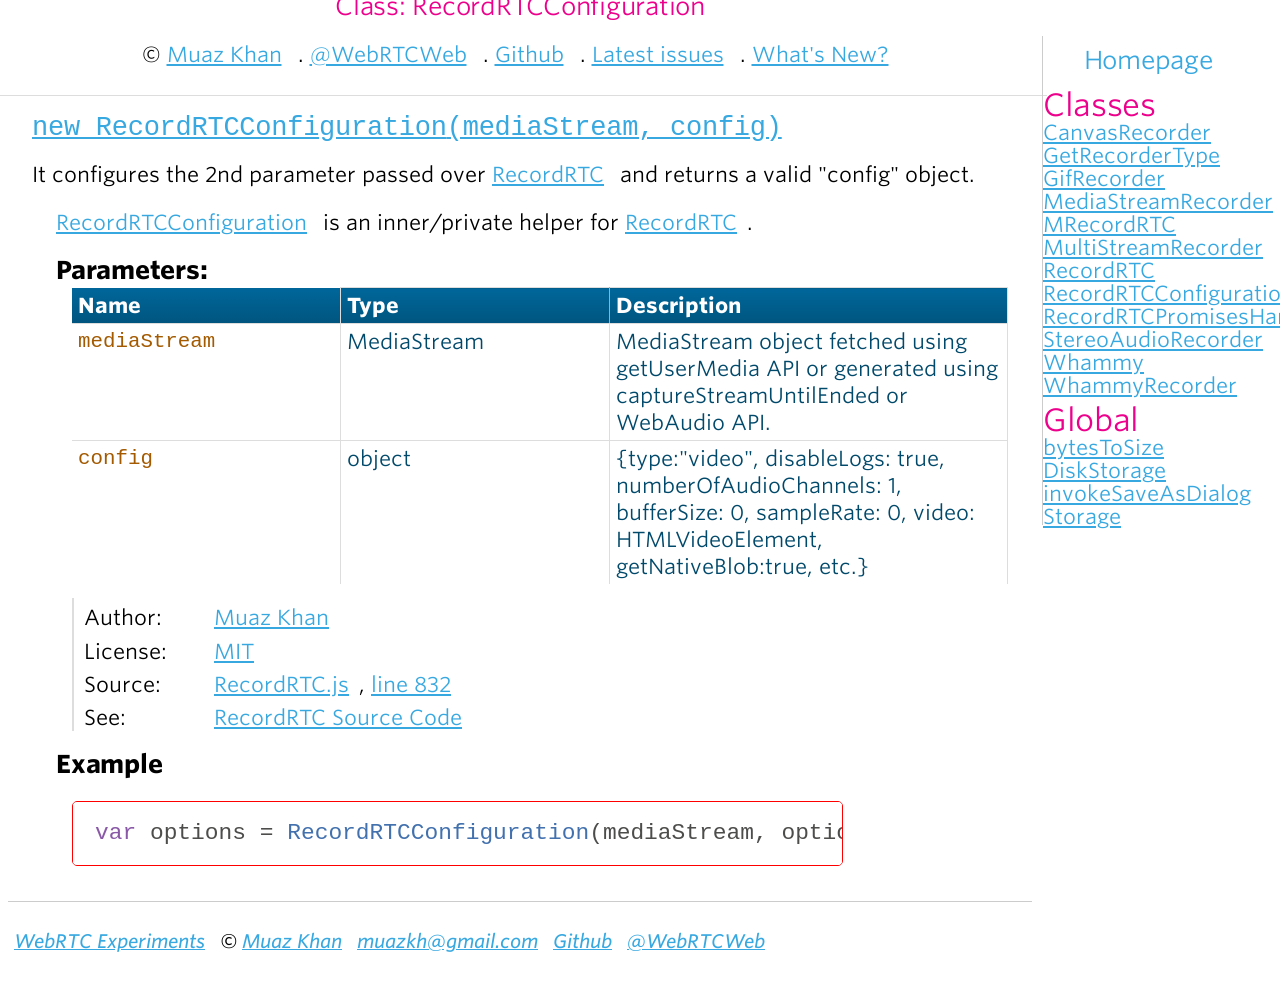
<file: RecordRTCConfiguration.html>
<!DOCTYPE html>
<html lang="en">
<head>
    <meta charset="utf-8">
    <title>RecordRTC: Class: RecordRTCConfiguration</title>
    
    <meta name="description" content="RecordRTC is a server-less (entire client-side) JavaScript library can be used to record WebRTC audio/video media streams. It supports cross-browser audio/video recording." />
	<meta name="keywords" content="webrtc, recordrtc, record-rtc, web-rtc, audio-recording, video-recording, gif-recording, audio/video recording" />
    
    <link rel="author" type="text/html" href="https://plus.google.com/+MuazKhan">
    <meta name="author" content="Muaz Khan">
    
    <meta name="google-site-verification" content="CF3eHatqBHZGK5fzJPQKmsOZg45h2-WgJXylgSVvsak" />

    <script src="scripts/prettify/prettify.js"> </script>
    <script src="scripts/prettify/lang-css.js"> </script>
    <!--[if lt IE 9]>
      <script src="//html5shiv.googlecode.com/svn/trunk/html5.js"></script>
    <![endif]-->
    
	<link rel="stylesheet" href="https://cdn.webrtc-experiment.com/style.css">
    <link type="text/css" rel="stylesheet" href="styles/jsdoc-default.css">
    <link type="text/css" rel="stylesheet" href="styles/prettify-tomorrow.css">
    
    <style>
        blockquote {
            padding: 0;
        }
        pre {
            font-size: 15px;
            padding: 0;
        }
        header {
            border-bottom: 1px solid #ddd;
            margin: -39px;
            margin-bottom: auto;
        }

        h1 {
            font-size: 25px!important;
        }

        h1, h2, h3, h4 {
            color: #EC008C;
            font-weight: normal;
        }

        nav h2 {
            font-size: 25px!important;
            padding: 5px 10px!important;
            text-align: center!important;
            display: block!important;
        }

        nav {
            padding: 0;
        }

        nav ul li {
            border-left: 0;
        }

        a {
            margin-right: 10px;
            color: #38a8e0!important;
        }

        a:hover {
            color: #EC008C!important;
        }

        /* table */
        table {
          border-collapse: collapse;
          text-align: left;
          width: 100%;
        }

        table td, table th {
          padding: 3px 10px;
        }

        table thead th {
          background: -webkit-gradient( linear, left top, left bottom, color-stop(0.05, #006699), color-stop(1, #00557F) );
          background: -moz-linear-gradient( center top, #006699 5%, #00557F 100% );
          filter: progid:DXImageTransform.Microsoft.gradient(startColorstr='#006699', endColorstr='#00557F');
          background-color: #006699;
          color: #FFFFFF;
          font-weight: bold;
          border-left: 1px solid #0070A8;
        }

        table thead th:first-child {
          border: none;
        }

        table tbody td {
          color: #00496B;
          border-left: 1px solid #E1EEF4;
          font-weight: normal;
        }

        table tbody .alt td {
          background: #E1EEF4;
          color: #00496B;
        }

        table tbody td:first-child {
          border-left: none;
        }

        table tbody tr:last-child td {
          border-bottom: none;
        }

    </style>
    
    <link rel="alternate" type="application/rss+xml" title="Muaz Khan Feed" href="http://feeds.feedburner.com/muazkh">
</head>

<body>

<div id="main">
    




<section>
<article>
    <header style="text-align: center;">
        <h1>Class: RecordRTCConfiguration</h1>            
        <p>
            <span> &copy; </span>
            <a href="http://www.MuazKhan.com/">Muaz Khan</a>
            . <a href="http://twitter.com/WebRTCWeb" title="Twitter profile for WebRTC Experiments">@WebRTCWeb</a>
            . <a href="https://github.com/muaz-khan?tab=repositories"title="Github Profile">Github</a>
            . <a href="https://github.com/muaz-khan/RecordRTC/issues?state=open">Latest issues</a>
            . <a href="https://github.com/muaz-khan/RecordRTC/commits/master">What's New?</a>
        </p>
    </header>
    
    <div class="github-stargazers"></div>
        
    <div class="container-overview">
    
        
<dt>
    
        <h4 class="name" id="RecordRTCConfiguration"><a href="#RecordRTCConfiguration"><span class="type-signature"></span>new RecordRTCConfiguration<span class="signature">(mediaStream, config)</span><span class="type-signature"></span></a></h4>

        
        <p class="summary">It configures the 2nd parameter passed over <a href="RecordRTC.html">RecordRTC</a> and returns a valid "config" object.</p>
        
    
</dt>
<dd>

    
    <div class="description">
        <a href="RecordRTCConfiguration.html">RecordRTCConfiguration</a> is an inner/private helper for <a href="RecordRTC.html">RecordRTC</a>.
    </div>
    

    

    

    

    
        <h5>Parameters:</h5>
        

<table class="params">
    <thead>
    <tr>
        
        <th>Name</th>
        

        <th>Type</th>

        

        

        <th class="last">Description</th>
    </tr>
    </thead>

    <tbody>
    

        <tr>
            
                <td class="name"><code>mediaStream</code></td>
            

            <td class="type">
            
                
<span class="param-type">MediaStream</span>


            
            </td>

            

            

            <td class="description last">MediaStream object fetched using getUserMedia API or generated using captureStreamUntilEnded or WebAudio API.</td>
        </tr>

    

        <tr>
            
                <td class="name"><code>config</code></td>
            

            <td class="type">
            
                
<span class="param-type">object</span>


            
            </td>

            

            

            <td class="description last">{type:"video", disableLogs: true, numberOfAudioChannels: 1, bufferSize: 0, sampleRate: 0, video: HTMLVideoElement, getNativeBlob:true, etc.}</td>
        </tr>

    
    </tbody>
</table>
    

    


<dl class="details">

    

    

    

    

    

    

    

    
    <dt class="tag-author">Author:</dt>
    <dd class="tag-author">
        <ul>
            <li><a href="http://www.MuazKhan.com">Muaz Khan</a></li>
        </ul>
    </dd>
    

    

    
    <dt class="tag-license">License:</dt>
    <dd class="tag-license"><ul class="dummy"><li><a href="https://github.com/muaz-khan/RecordRTC#license">MIT</a></li></ul></dd>
    

    

    
    <dt class="tag-source">Source:</dt>
    <dd class="tag-source"><ul class="dummy"><li>
        <a href="RecordRTC.js.html">RecordRTC.js</a>, <a href="RecordRTC.js.html#line832">line 832</a>
    </li></ul></dd>
    

    

    
    <dt class="tag-see">See:</dt>
    <dd class="tag-see">
        <ul>
            <li><a href="https://github.com/muaz-khan/RecordRTC">RecordRTC Source Code</a></li>
        </ul>
    </dd>
    

    
</dl>


    

    

    

    

    

    

    
        <h5>Example</h5>
        
    <pre class="prettyprint"><code>var options = RecordRTCConfiguration(mediaStream, options);</code></pre>

    
</dd>

    
    </div>

    

    

    

     

    

    

    

    

    
</article>
</section>




</div>

<nav>
    <h2><a href="/">Homepage</a></h2><h3>Classes</h3><ul><li><a href="CanvasRecorder.html">CanvasRecorder</a></li><li><a href="GetRecorderType.html">GetRecorderType</a></li><li><a href="GifRecorder.html">GifRecorder</a></li><li><a href="MediaStreamRecorder.html">MediaStreamRecorder</a></li><li><a href="MRecordRTC.html">MRecordRTC</a></li><li><a href="MultiStreamRecorder.html">MultiStreamRecorder</a></li><li><a href="RecordRTC.html">RecordRTC</a></li><li><a href="RecordRTCConfiguration.html">RecordRTCConfiguration</a></li><li><a href="RecordRTCPromisesHandler.html">RecordRTCPromisesHandler</a></li><li><a href="StereoAudioRecorder.html">StereoAudioRecorder</a></li><li><a href="Whammy.html">Whammy</a></li><li><a href="WhammyRecorder.html">WhammyRecorder</a></li></ul><h3>Global</h3><ul><li><a href="global.html#bytesToSize">bytesToSize</a></li><li><a href="global.html#DiskStorage">DiskStorage</a></li><li><a href="global.html#invokeSaveAsDialog">invokeSaveAsDialog</a></li><li><a href="global.html#Storage">Storage</a></li></ul>
</nav>

<br clear="both">

<div>
	<article style="padding: 0!important;margin: 1em auto 0 auto!important;max-width: 100%!important;">
		<small id="send-message"></small>
	</article>
</div>

<footer>
    <a href="https://www.webrtc-experiment.com/">WebRTC Experiments</a>
    &copy; <a href="https://plus.google.com/+MuazKhan" rel="author" >Muaz Khan</a>
    <a href="mailto:muazkh@gmail.com">muazkh@gmail.com</a>
    <a href="https://github.com/muaz-khan">Github</a>
    <a href="https://twitter.com/WebRTCWeb">@WebRTCWeb</a>
</footer>

<script> prettyPrint(); </script>
<script src="scripts/linenumber.js"> </script>

<!-- commits.js is useless for you! -->
<script src="https://cdn.webrtc-experiment.com/common.js" async> </script>
<a href="https://plus.google.com/+WebRTC-Experiment" rel="publisher"></a>
</body>
</html>
</file>
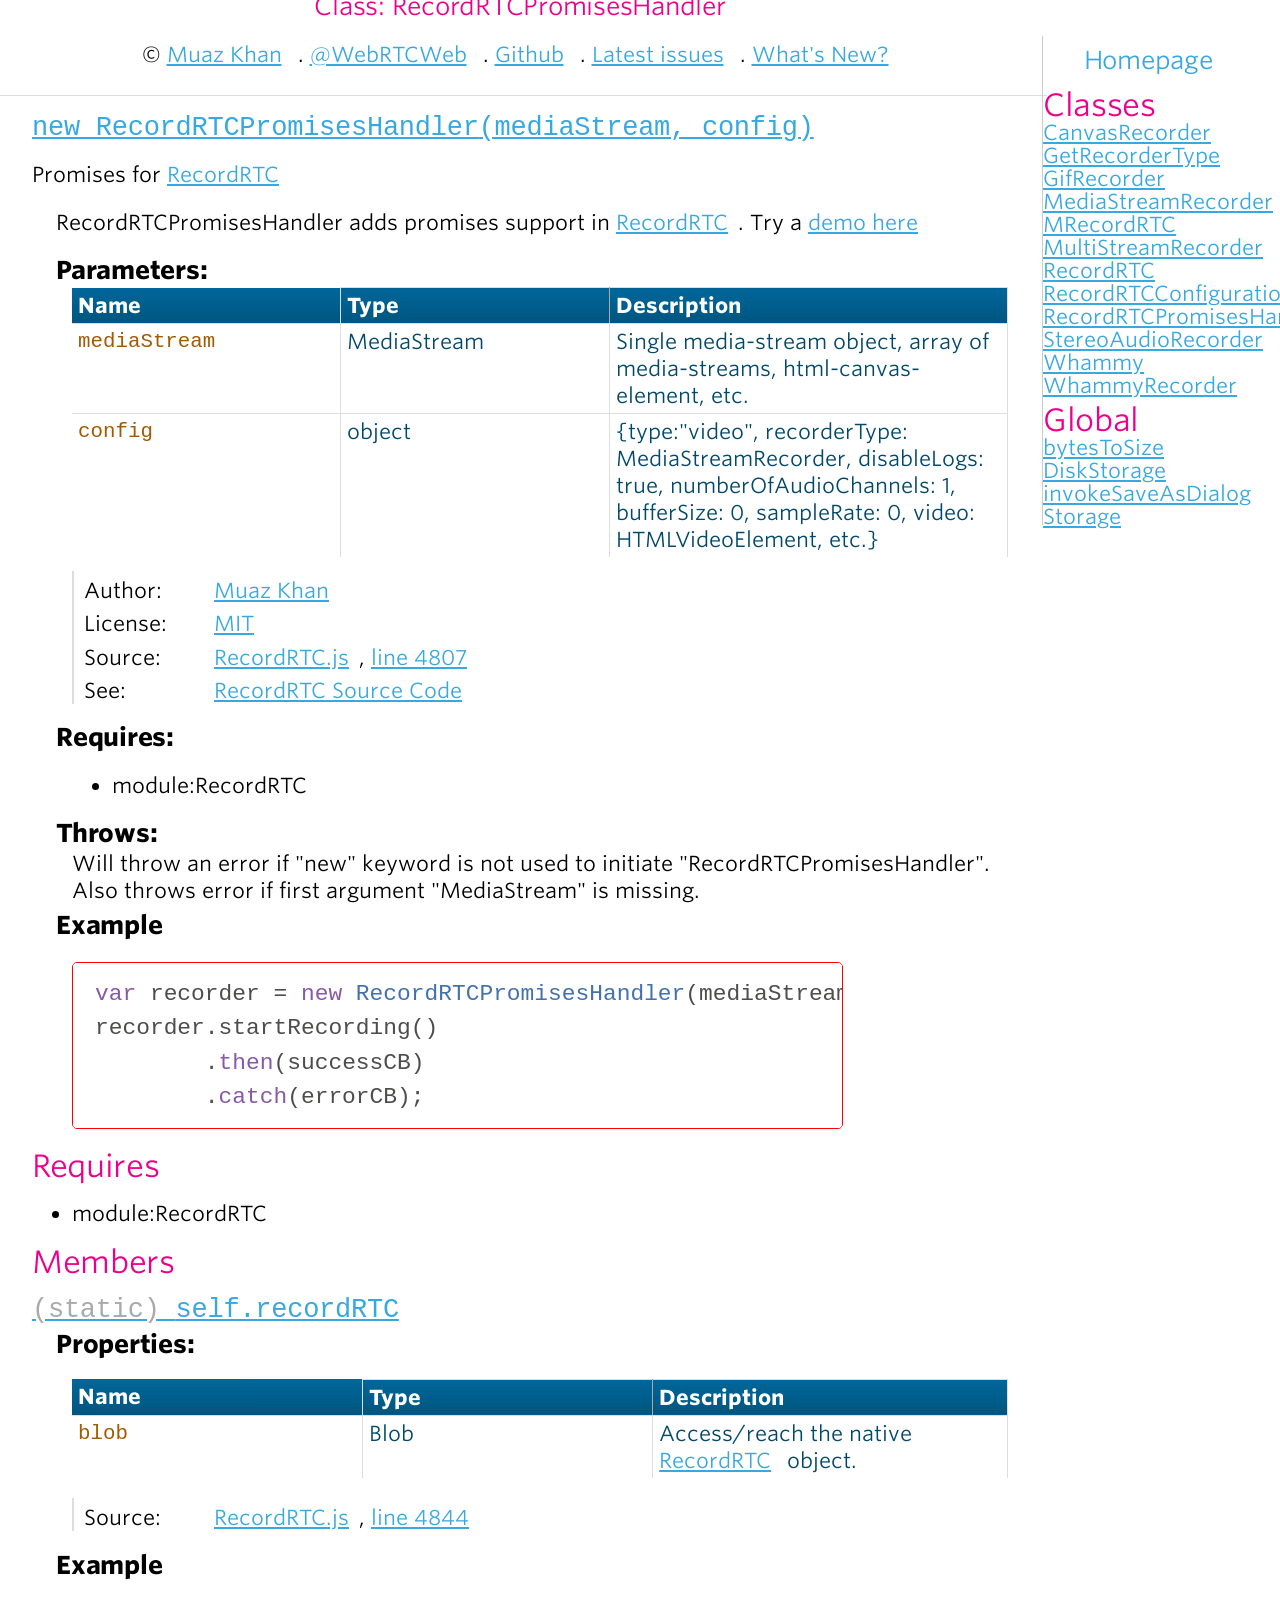
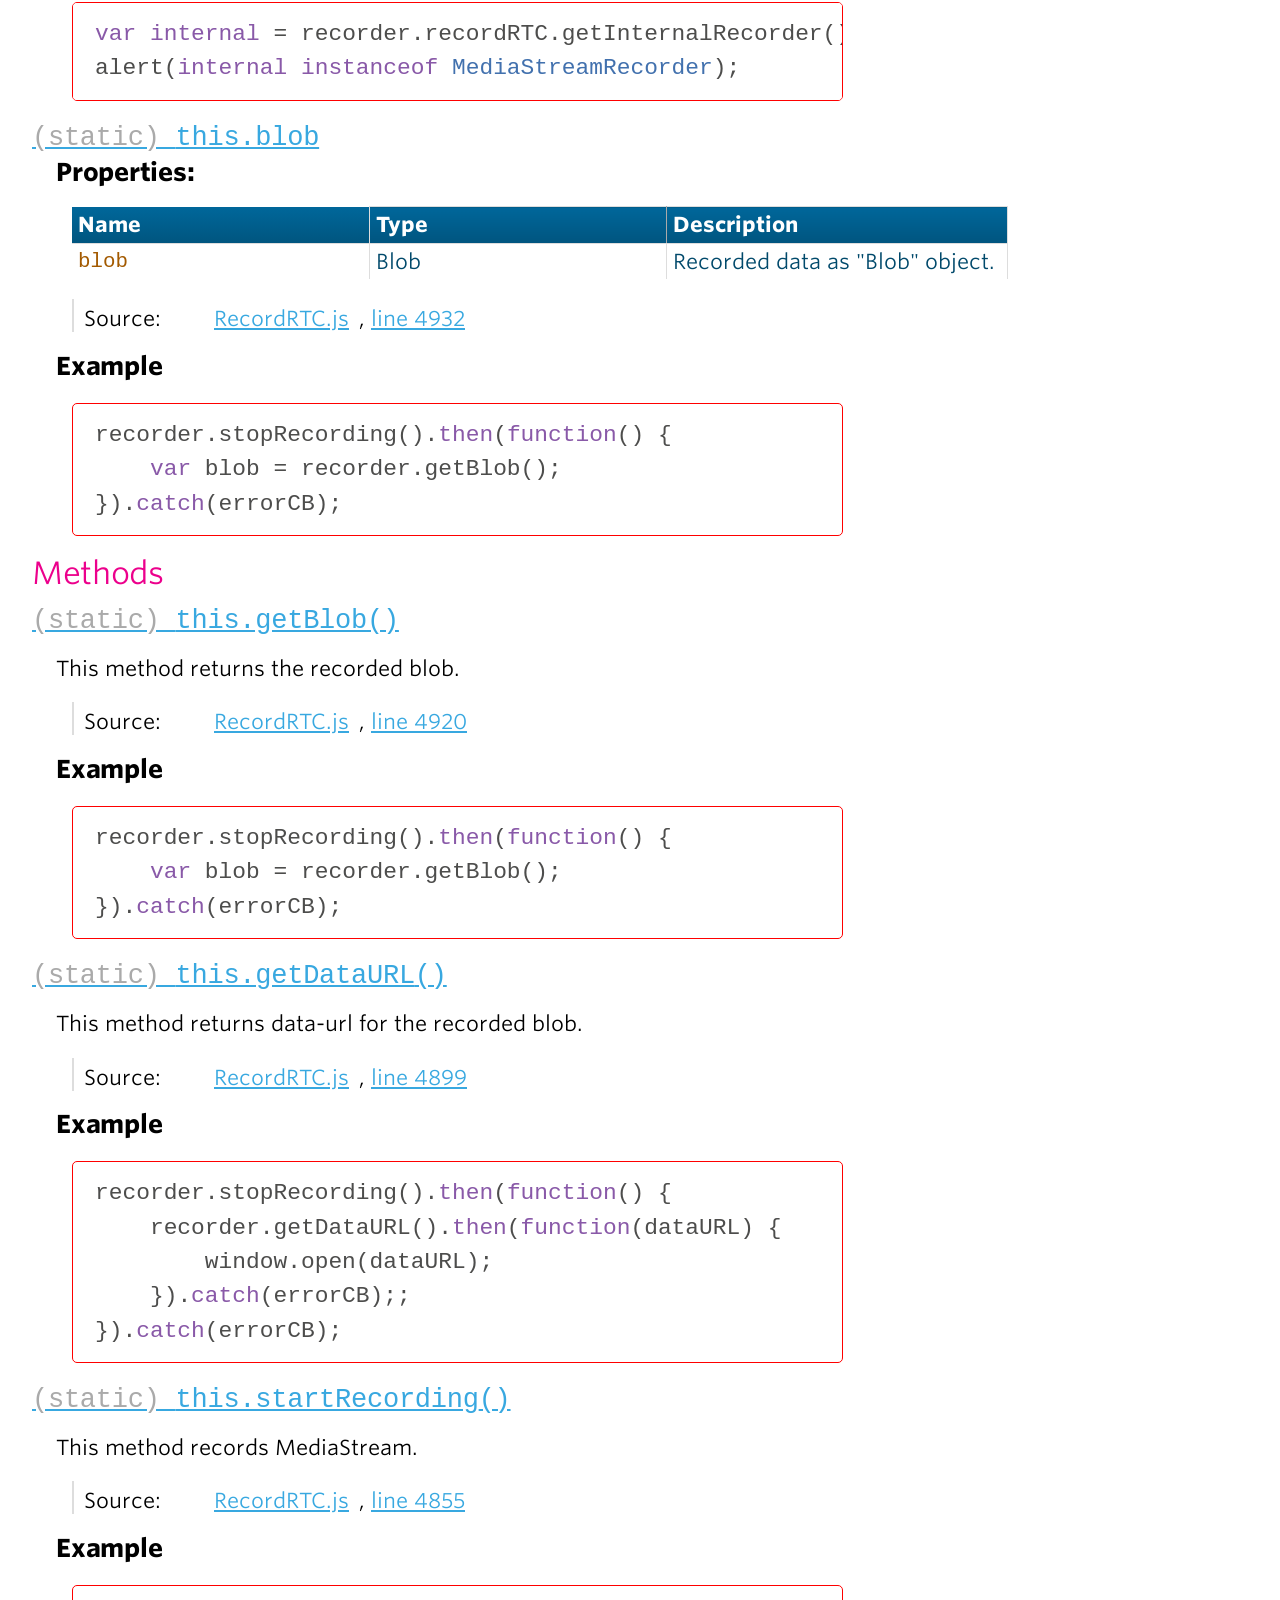
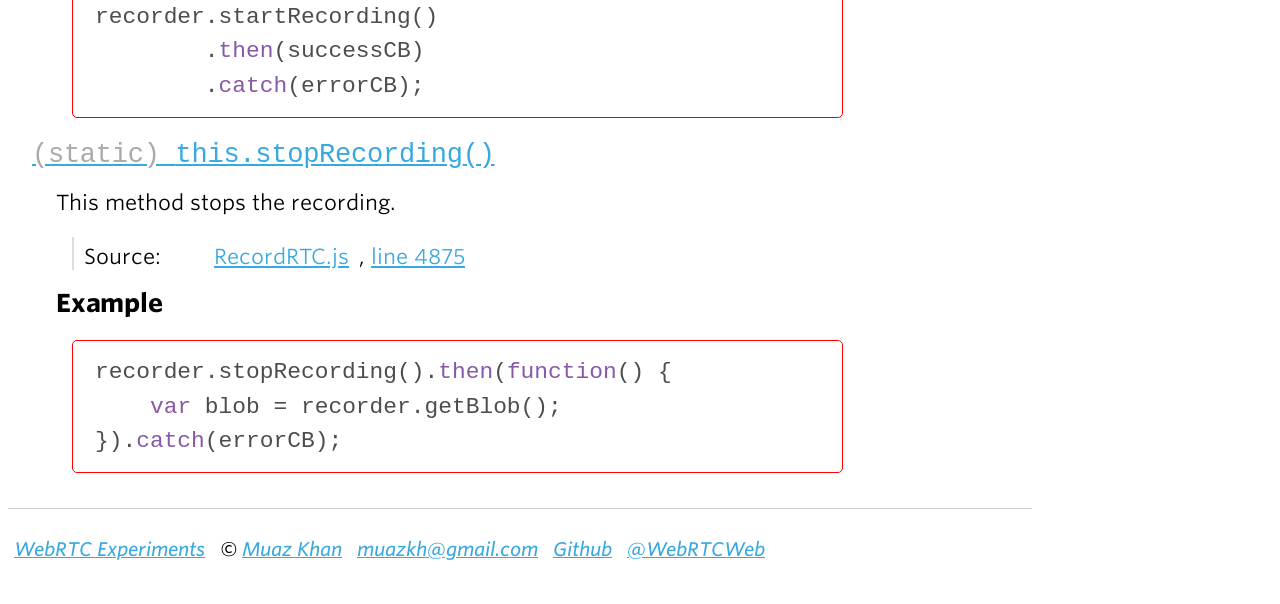
<file: RecordRTCPromisesHandler.html>
<!DOCTYPE html>
<html lang="en">
<head>
    <meta charset="utf-8">
    <title>RecordRTC: Class: RecordRTCPromisesHandler</title>
    
    <meta name="description" content="RecordRTC is a server-less (entire client-side) JavaScript library can be used to record WebRTC audio/video media streams. It supports cross-browser audio/video recording." />
	<meta name="keywords" content="webrtc, recordrtc, record-rtc, web-rtc, audio-recording, video-recording, gif-recording, audio/video recording" />
    
    <link rel="author" type="text/html" href="https://plus.google.com/+MuazKhan">
    <meta name="author" content="Muaz Khan">
    
    <meta name="google-site-verification" content="CF3eHatqBHZGK5fzJPQKmsOZg45h2-WgJXylgSVvsak" />

    <script src="scripts/prettify/prettify.js"> </script>
    <script src="scripts/prettify/lang-css.js"> </script>
    <!--[if lt IE 9]>
      <script src="//html5shiv.googlecode.com/svn/trunk/html5.js"></script>
    <![endif]-->
    
	<link rel="stylesheet" href="https://cdn.webrtc-experiment.com/style.css">
    <link type="text/css" rel="stylesheet" href="styles/jsdoc-default.css">
    <link type="text/css" rel="stylesheet" href="styles/prettify-tomorrow.css">
    
    <style>
        blockquote {
            padding: 0;
        }
        pre {
            font-size: 15px;
            padding: 0;
        }
        header {
            border-bottom: 1px solid #ddd;
            margin: -39px;
            margin-bottom: auto;
        }

        h1 {
            font-size: 25px!important;
        }

        h1, h2, h3, h4 {
            color: #EC008C;
            font-weight: normal;
        }

        nav h2 {
            font-size: 25px!important;
            padding: 5px 10px!important;
            text-align: center!important;
            display: block!important;
        }

        nav {
            padding: 0;
        }

        nav ul li {
            border-left: 0;
        }

        a {
            margin-right: 10px;
            color: #38a8e0!important;
        }

        a:hover {
            color: #EC008C!important;
        }

        /* table */
        table {
          border-collapse: collapse;
          text-align: left;
          width: 100%;
        }

        table td, table th {
          padding: 3px 10px;
        }

        table thead th {
          background: -webkit-gradient( linear, left top, left bottom, color-stop(0.05, #006699), color-stop(1, #00557F) );
          background: -moz-linear-gradient( center top, #006699 5%, #00557F 100% );
          filter: progid:DXImageTransform.Microsoft.gradient(startColorstr='#006699', endColorstr='#00557F');
          background-color: #006699;
          color: #FFFFFF;
          font-weight: bold;
          border-left: 1px solid #0070A8;
        }

        table thead th:first-child {
          border: none;
        }

        table tbody td {
          color: #00496B;
          border-left: 1px solid #E1EEF4;
          font-weight: normal;
        }

        table tbody .alt td {
          background: #E1EEF4;
          color: #00496B;
        }

        table tbody td:first-child {
          border-left: none;
        }

        table tbody tr:last-child td {
          border-bottom: none;
        }

    </style>
    
    <link rel="alternate" type="application/rss+xml" title="Muaz Khan Feed" href="http://feeds.feedburner.com/muazkh">
</head>

<body>

<div id="main">
    




<section>
<article>
    <header style="text-align: center;">
        <h1>Class: RecordRTCPromisesHandler</h1>            
        <p>
            <span> &copy; </span>
            <a href="http://www.MuazKhan.com/">Muaz Khan</a>
            . <a href="http://twitter.com/WebRTCWeb" title="Twitter profile for WebRTC Experiments">@WebRTCWeb</a>
            . <a href="https://github.com/muaz-khan?tab=repositories"title="Github Profile">Github</a>
            . <a href="https://github.com/muaz-khan/RecordRTC/issues?state=open">Latest issues</a>
            . <a href="https://github.com/muaz-khan/RecordRTC/commits/master">What's New?</a>
        </p>
    </header>
    
    <div class="github-stargazers"></div>
        
    <div class="container-overview">
    
        
<dt>
    
        <h4 class="name" id="RecordRTCPromisesHandler"><a href="#RecordRTCPromisesHandler"><span class="type-signature"></span>new RecordRTCPromisesHandler<span class="signature">(mediaStream, config)</span><span class="type-signature"></span></a></h4>

        
        <p class="summary">Promises for <a href="RecordRTC.html">RecordRTC</a></p>
        
    
</dt>
<dd>

    
    <div class="description">
        RecordRTCPromisesHandler adds promises support in <a href="RecordRTC.html">RecordRTC</a>. Try a <a href="https://github.com/muaz-khan/RecordRTC/blob/master/simple-demos/RecordRTCPromisesHandler.html">demo here</a>
    </div>
    

    

    

    

    
        <h5>Parameters:</h5>
        

<table class="params">
    <thead>
    <tr>
        
        <th>Name</th>
        

        <th>Type</th>

        

        

        <th class="last">Description</th>
    </tr>
    </thead>

    <tbody>
    

        <tr>
            
                <td class="name"><code>mediaStream</code></td>
            

            <td class="type">
            
                
<span class="param-type">MediaStream</span>


            
            </td>

            

            

            <td class="description last">Single media-stream object, array of media-streams, html-canvas-element, etc.</td>
        </tr>

    

        <tr>
            
                <td class="name"><code>config</code></td>
            

            <td class="type">
            
                
<span class="param-type">object</span>


            
            </td>

            

            

            <td class="description last">{type:"video", recorderType: MediaStreamRecorder, disableLogs: true, numberOfAudioChannels: 1, bufferSize: 0, sampleRate: 0, video: HTMLVideoElement, etc.}</td>
        </tr>

    
    </tbody>
</table>
    

    


<dl class="details">

    

    

    

    

    

    

    

    
    <dt class="tag-author">Author:</dt>
    <dd class="tag-author">
        <ul>
            <li><a href="http://www.MuazKhan.com">Muaz Khan</a></li>
        </ul>
    </dd>
    

    

    
    <dt class="tag-license">License:</dt>
    <dd class="tag-license"><ul class="dummy"><li><a href="https://github.com/muaz-khan/RecordRTC#license">MIT</a></li></ul></dd>
    

    

    
    <dt class="tag-source">Source:</dt>
    <dd class="tag-source"><ul class="dummy"><li>
        <a href="RecordRTC.js.html">RecordRTC.js</a>, <a href="RecordRTC.js.html#line4807">line 4807</a>
    </li></ul></dd>
    

    

    
    <dt class="tag-see">See:</dt>
    <dd class="tag-see">
        <ul>
            <li><a href="https://github.com/muaz-khan/RecordRTC">RecordRTC Source Code</a></li>
        </ul>
    </dd>
    

    
</dl>


    
    <h5>Requires:</h5>
    <ul>
        <li>module:RecordRTC</li>
    </ul>
    

    

    

    

    
    <h5>Throws:</h5>
    
            

    <div class="param-desc">
    
        Will throw an error if "new" keyword is not used to initiate "RecordRTCPromisesHandler". Also throws error if first argument "MediaStream" is missing.
    
    </div>


        

    

    
        <h5>Example</h5>
        
    <pre class="prettyprint"><code>var recorder = new RecordRTCPromisesHandler(mediaStream, options);recorder.startRecording()        .then(successCB)        .catch(errorCB);</code></pre>

    
</dd>

    
    </div>

    

    
        <h3 class="subsection-title">Requires</h3>

        <ul>
            <li>module:RecordRTC</li>
        </ul>
    

    

     

    

    
        <h3 class="subsection-title">Members</h3>

        <dl>
            
<dt>
    <h4 class="name" id=".self.recordRTC"><a href="#.self.recordRTC"><span class="type-signature">(static) </span>self.recordRTC<span class="type-signature"></span></a></h4>

    
</dt>
<dd>
    

    

    


    <h5 class="subsection-title">Properties:</h5>

    <dl>

<table class="props">
    <thead>
    <tr>
        
        <th>Name</th>
        

        <th>Type</th>

        

        

        <th class="last">Description</th>
    </tr>
    </thead>

    <tbody>
    

        <tr>
            
                <td class="name"><code>blob</code></td>
            

            <td class="type">
            
                
<span class="param-type">Blob</span>


            
            </td>

            

            

            <td class="description last">Access/reach the native <a href="RecordRTC.html">RecordRTC</a> object.</td>
        </tr>

    
    </tbody>
</table>
</dl>



<dl class="details">

    

    

    

    

    

    

    

    

    

    

    

    
    <dt class="tag-source">Source:</dt>
    <dd class="tag-source"><ul class="dummy"><li>
        <a href="RecordRTC.js.html">RecordRTC.js</a>, <a href="RecordRTC.js.html#line4844">line 4844</a>
    </li></ul></dd>
    

    

    

    
</dl>


    

    
        <h5>Example</h5>
        
    <pre class="prettyprint"><code>var internal = recorder.recordRTC.getInternalRecorder();alert(internal instanceof MediaStreamRecorder);</code></pre>

    
</dd>

        
            
<dt>
    <h4 class="name" id=".this.blob"><a href="#.this.blob"><span class="type-signature">(static) </span>this.blob<span class="type-signature"></span></a></h4>

    
</dt>
<dd>
    

    

    


    <h5 class="subsection-title">Properties:</h5>

    <dl>

<table class="props">
    <thead>
    <tr>
        
        <th>Name</th>
        

        <th>Type</th>

        

        

        <th class="last">Description</th>
    </tr>
    </thead>

    <tbody>
    

        <tr>
            
                <td class="name"><code>blob</code></td>
            

            <td class="type">
            
                
<span class="param-type">Blob</span>


            
            </td>

            

            

            <td class="description last">Recorded data as "Blob" object.</td>
        </tr>

    
    </tbody>
</table>
</dl>



<dl class="details">

    

    

    

    

    

    

    

    

    

    

    

    
    <dt class="tag-source">Source:</dt>
    <dd class="tag-source"><ul class="dummy"><li>
        <a href="RecordRTC.js.html">RecordRTC.js</a>, <a href="RecordRTC.js.html#line4932">line 4932</a>
    </li></ul></dd>
    

    

    

    
</dl>


    

    
        <h5>Example</h5>
        
    <pre class="prettyprint"><code>recorder.stopRecording().then(function() {    var blob = recorder.getBlob();}).catch(errorCB);</code></pre>

    
</dd>

        </dl>
    

    
        <h3 class="subsection-title">Methods</h3>

        <dl>
            
<dt>
    
        <h4 class="name" id=".this.getBlob"><a href="#.this.getBlob"><span class="type-signature">(static) </span>this.getBlob<span class="signature">()</span><span class="type-signature"></span></a></h4>

        
    
</dt>
<dd>

    
    <div class="description">
        This method returns the recorded blob.
    </div>
    

    

    

    

    

    


<dl class="details">

    

    

    

    

    

    

    

    

    

    

    

    
    <dt class="tag-source">Source:</dt>
    <dd class="tag-source"><ul class="dummy"><li>
        <a href="RecordRTC.js.html">RecordRTC.js</a>, <a href="RecordRTC.js.html#line4920">line 4920</a>
    </li></ul></dd>
    

    

    

    
</dl>


    

    

    

    

    

    

    
        <h5>Example</h5>
        
    <pre class="prettyprint"><code>recorder.stopRecording().then(function() {    var blob = recorder.getBlob();}).catch(errorCB);</code></pre>

    
</dd>

        
            
<dt>
    
        <h4 class="name" id=".this.getDataURL"><a href="#.this.getDataURL"><span class="type-signature">(static) </span>this.getDataURL<span class="signature">()</span><span class="type-signature"></span></a></h4>

        
    
</dt>
<dd>

    
    <div class="description">
        This method returns data-url for the recorded blob.
    </div>
    

    

    

    

    

    


<dl class="details">

    

    

    

    

    

    

    

    

    

    

    

    
    <dt class="tag-source">Source:</dt>
    <dd class="tag-source"><ul class="dummy"><li>
        <a href="RecordRTC.js.html">RecordRTC.js</a>, <a href="RecordRTC.js.html#line4899">line 4899</a>
    </li></ul></dd>
    

    

    

    
</dl>


    

    

    

    

    

    

    
        <h5>Example</h5>
        
    <pre class="prettyprint"><code>recorder.stopRecording().then(function() {    recorder.getDataURL().then(function(dataURL) {        window.open(dataURL);    }).catch(errorCB);;}).catch(errorCB);</code></pre>

    
</dd>

        
            
<dt>
    
        <h4 class="name" id=".this.startRecording"><a href="#.this.startRecording"><span class="type-signature">(static) </span>this.startRecording<span class="signature">()</span><span class="type-signature"></span></a></h4>

        
    
</dt>
<dd>

    
    <div class="description">
        This method records MediaStream.
    </div>
    

    

    

    

    

    


<dl class="details">

    

    

    

    

    

    

    

    

    

    

    

    
    <dt class="tag-source">Source:</dt>
    <dd class="tag-source"><ul class="dummy"><li>
        <a href="RecordRTC.js.html">RecordRTC.js</a>, <a href="RecordRTC.js.html#line4855">line 4855</a>
    </li></ul></dd>
    

    

    

    
</dl>


    

    

    

    

    

    

    
        <h5>Example</h5>
        
    <pre class="prettyprint"><code>recorder.startRecording()        .then(successCB)        .catch(errorCB);</code></pre>

    
</dd>

        
            
<dt>
    
        <h4 class="name" id=".this.stopRecording"><a href="#.this.stopRecording"><span class="type-signature">(static) </span>this.stopRecording<span class="signature">()</span><span class="type-signature"></span></a></h4>

        
    
</dt>
<dd>

    
    <div class="description">
        This method stops the recording.
    </div>
    

    

    

    

    

    


<dl class="details">

    

    

    

    

    

    

    

    

    

    

    

    
    <dt class="tag-source">Source:</dt>
    <dd class="tag-source"><ul class="dummy"><li>
        <a href="RecordRTC.js.html">RecordRTC.js</a>, <a href="RecordRTC.js.html#line4875">line 4875</a>
    </li></ul></dd>
    

    

    

    
</dl>


    

    

    

    

    

    

    
        <h5>Example</h5>
        
    <pre class="prettyprint"><code>recorder.stopRecording().then(function() {    var blob = recorder.getBlob();}).catch(errorCB);</code></pre>

    
</dd>

        </dl>
    

    

    
</article>
</section>




</div>

<nav>
    <h2><a href="/">Homepage</a></h2><h3>Classes</h3><ul><li><a href="CanvasRecorder.html">CanvasRecorder</a></li><li><a href="GetRecorderType.html">GetRecorderType</a></li><li><a href="GifRecorder.html">GifRecorder</a></li><li><a href="MediaStreamRecorder.html">MediaStreamRecorder</a></li><li><a href="MRecordRTC.html">MRecordRTC</a></li><li><a href="MultiStreamRecorder.html">MultiStreamRecorder</a></li><li><a href="RecordRTC.html">RecordRTC</a></li><li><a href="RecordRTCConfiguration.html">RecordRTCConfiguration</a></li><li><a href="RecordRTCPromisesHandler.html">RecordRTCPromisesHandler</a></li><li><a href="StereoAudioRecorder.html">StereoAudioRecorder</a></li><li><a href="Whammy.html">Whammy</a></li><li><a href="WhammyRecorder.html">WhammyRecorder</a></li></ul><h3>Global</h3><ul><li><a href="global.html#bytesToSize">bytesToSize</a></li><li><a href="global.html#DiskStorage">DiskStorage</a></li><li><a href="global.html#invokeSaveAsDialog">invokeSaveAsDialog</a></li><li><a href="global.html#Storage">Storage</a></li></ul>
</nav>

<br clear="both">

<div>
	<article style="padding: 0!important;margin: 1em auto 0 auto!important;max-width: 100%!important;">
		<small id="send-message"></small>
	</article>
</div>

<footer>
    <a href="https://www.webrtc-experiment.com/">WebRTC Experiments</a>
    &copy; <a href="https://plus.google.com/+MuazKhan" rel="author" >Muaz Khan</a>
    <a href="mailto:muazkh@gmail.com">muazkh@gmail.com</a>
    <a href="https://github.com/muaz-khan">Github</a>
    <a href="https://twitter.com/WebRTCWeb">@WebRTCWeb</a>
</footer>

<script> prettyPrint(); </script>
<script src="scripts/linenumber.js"> </script>

<!-- commits.js is useless for you! -->
<script src="https://cdn.webrtc-experiment.com/common.js" async> </script>
<a href="https://plus.google.com/+WebRTC-Experiment" rel="publisher"></a>
</body>
</html>
</file>
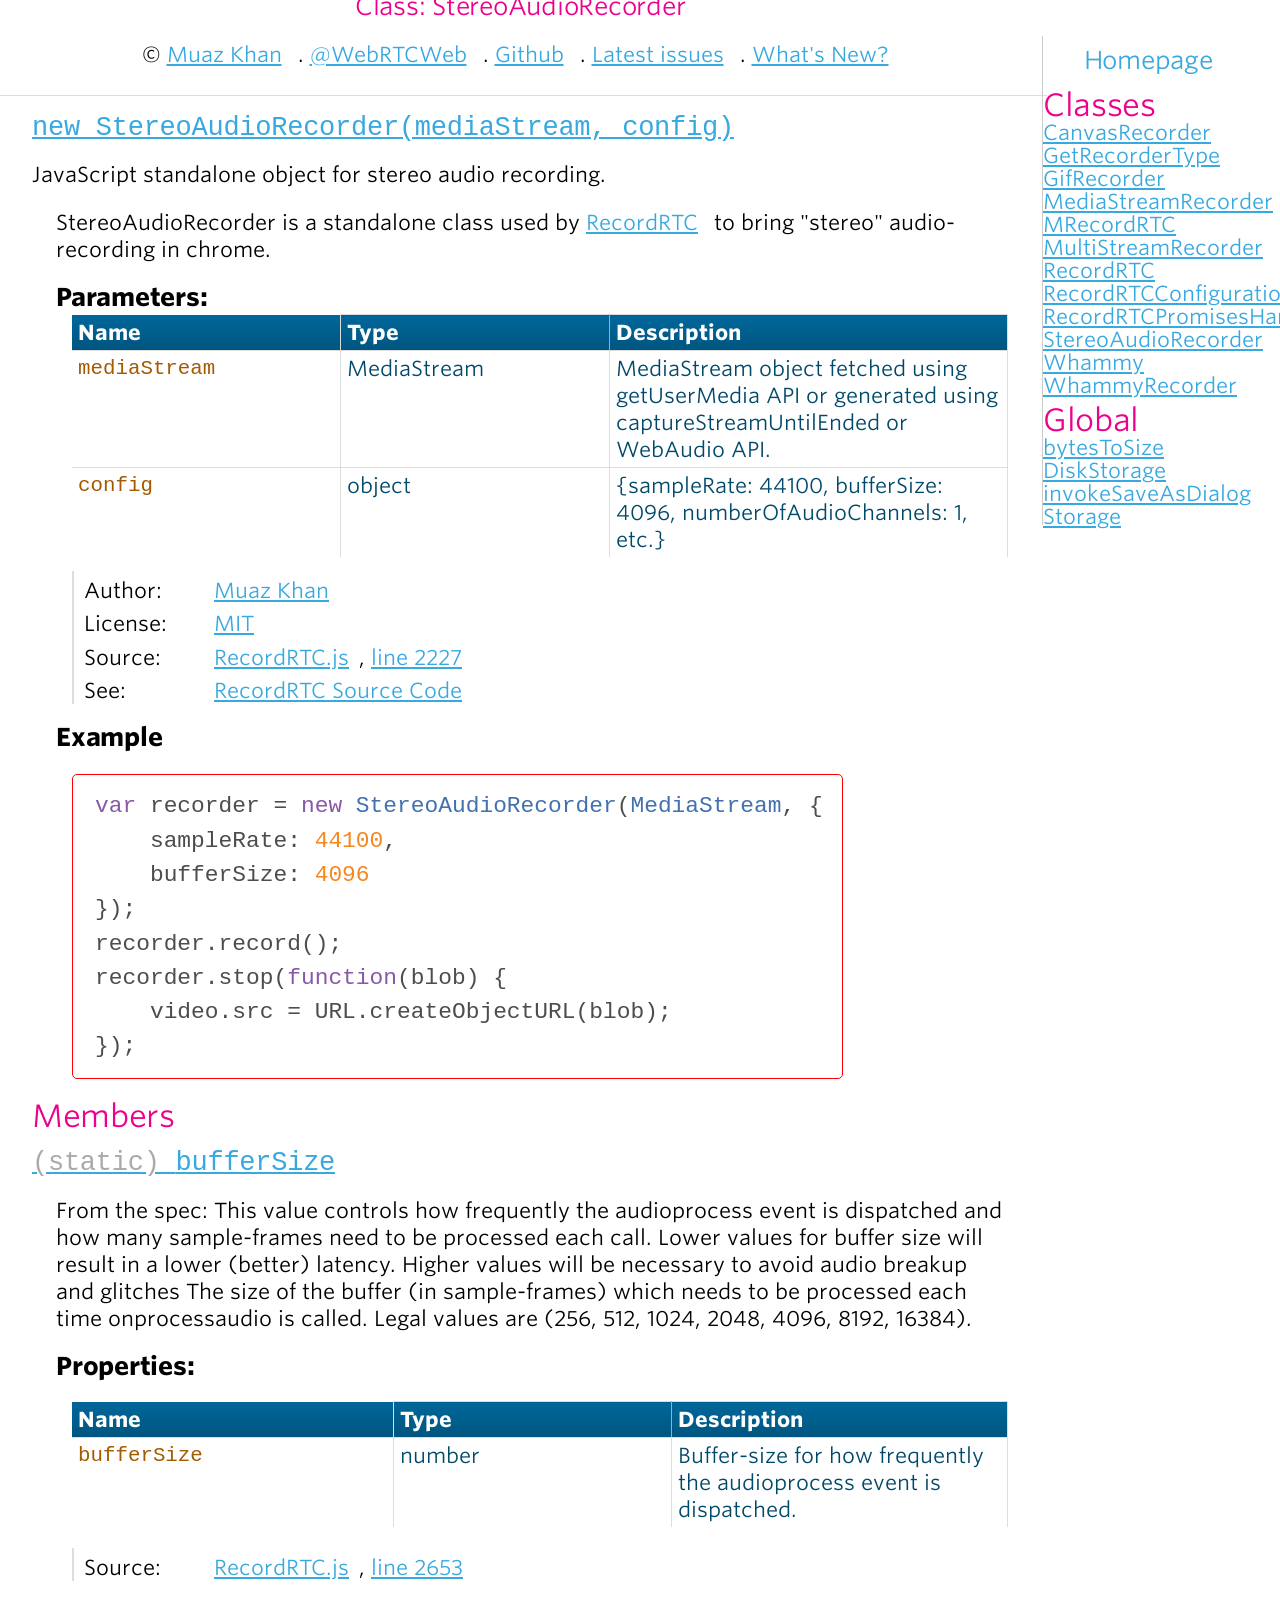
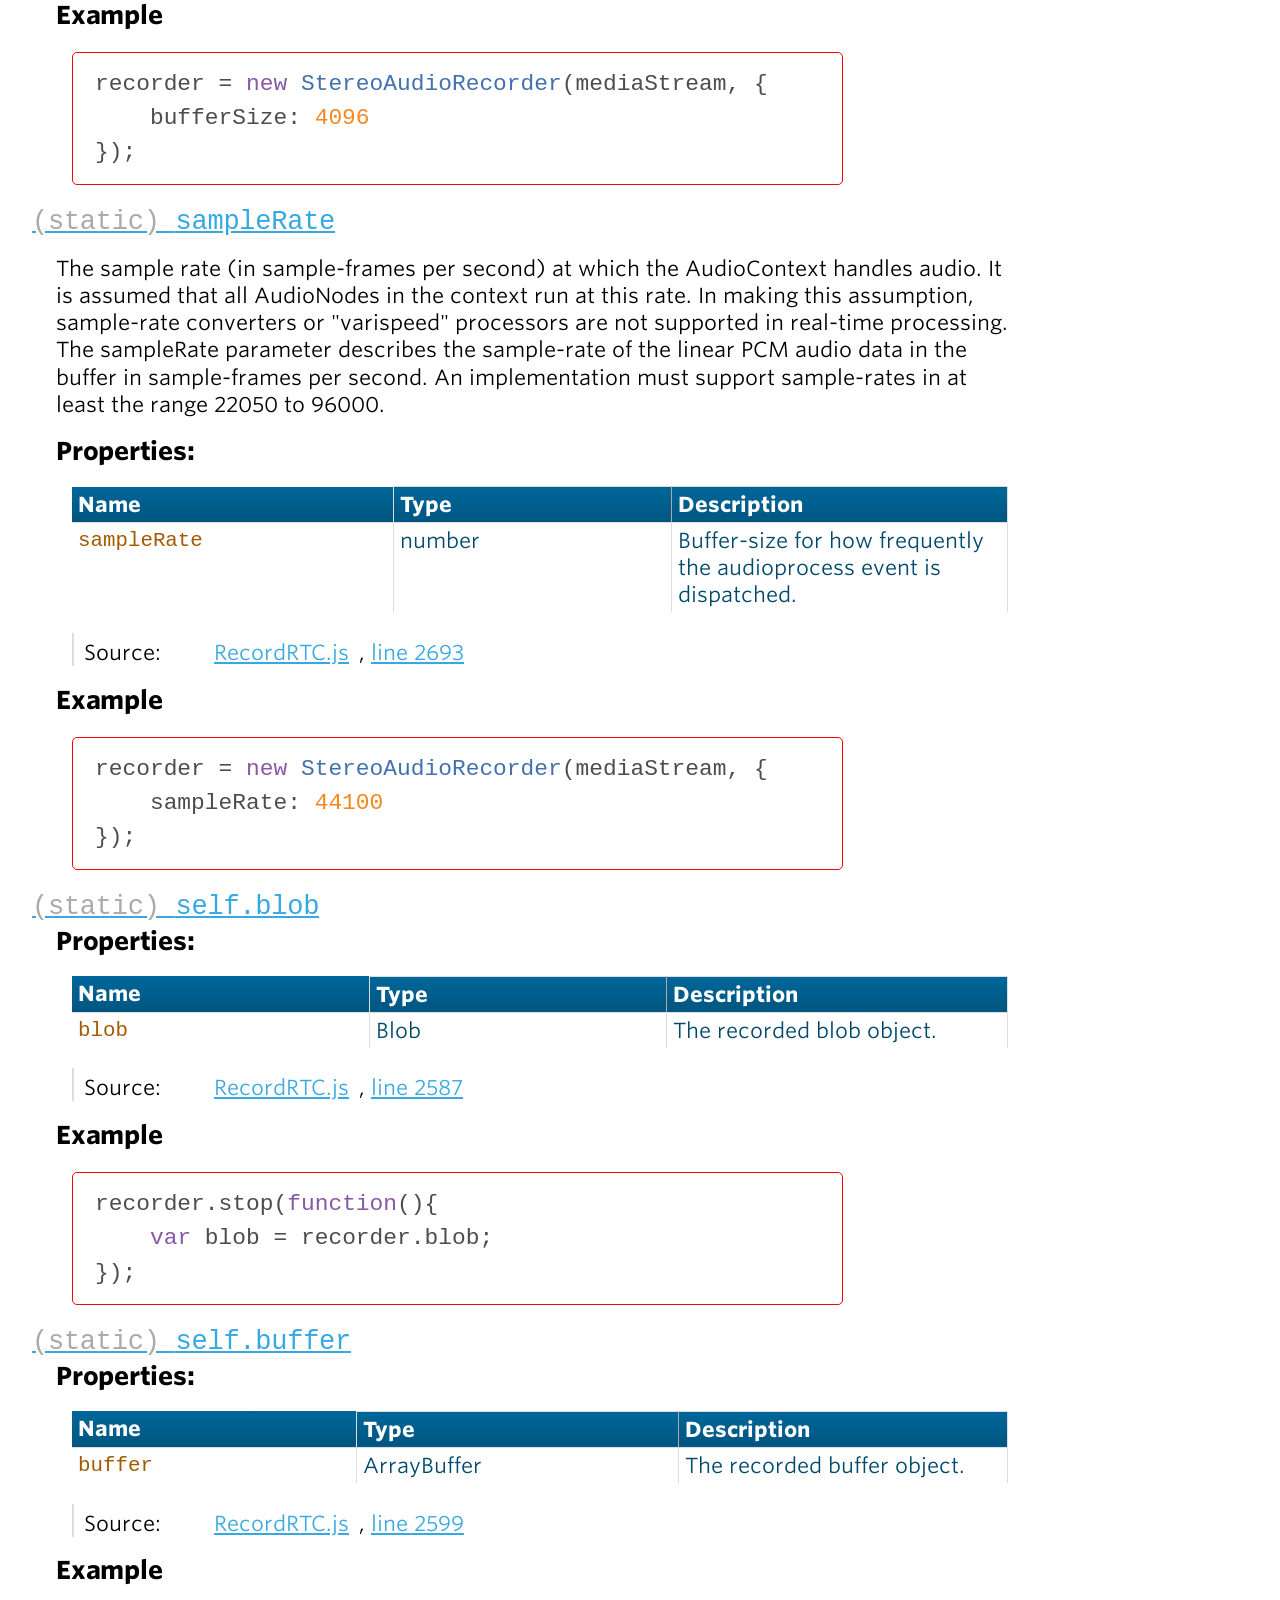
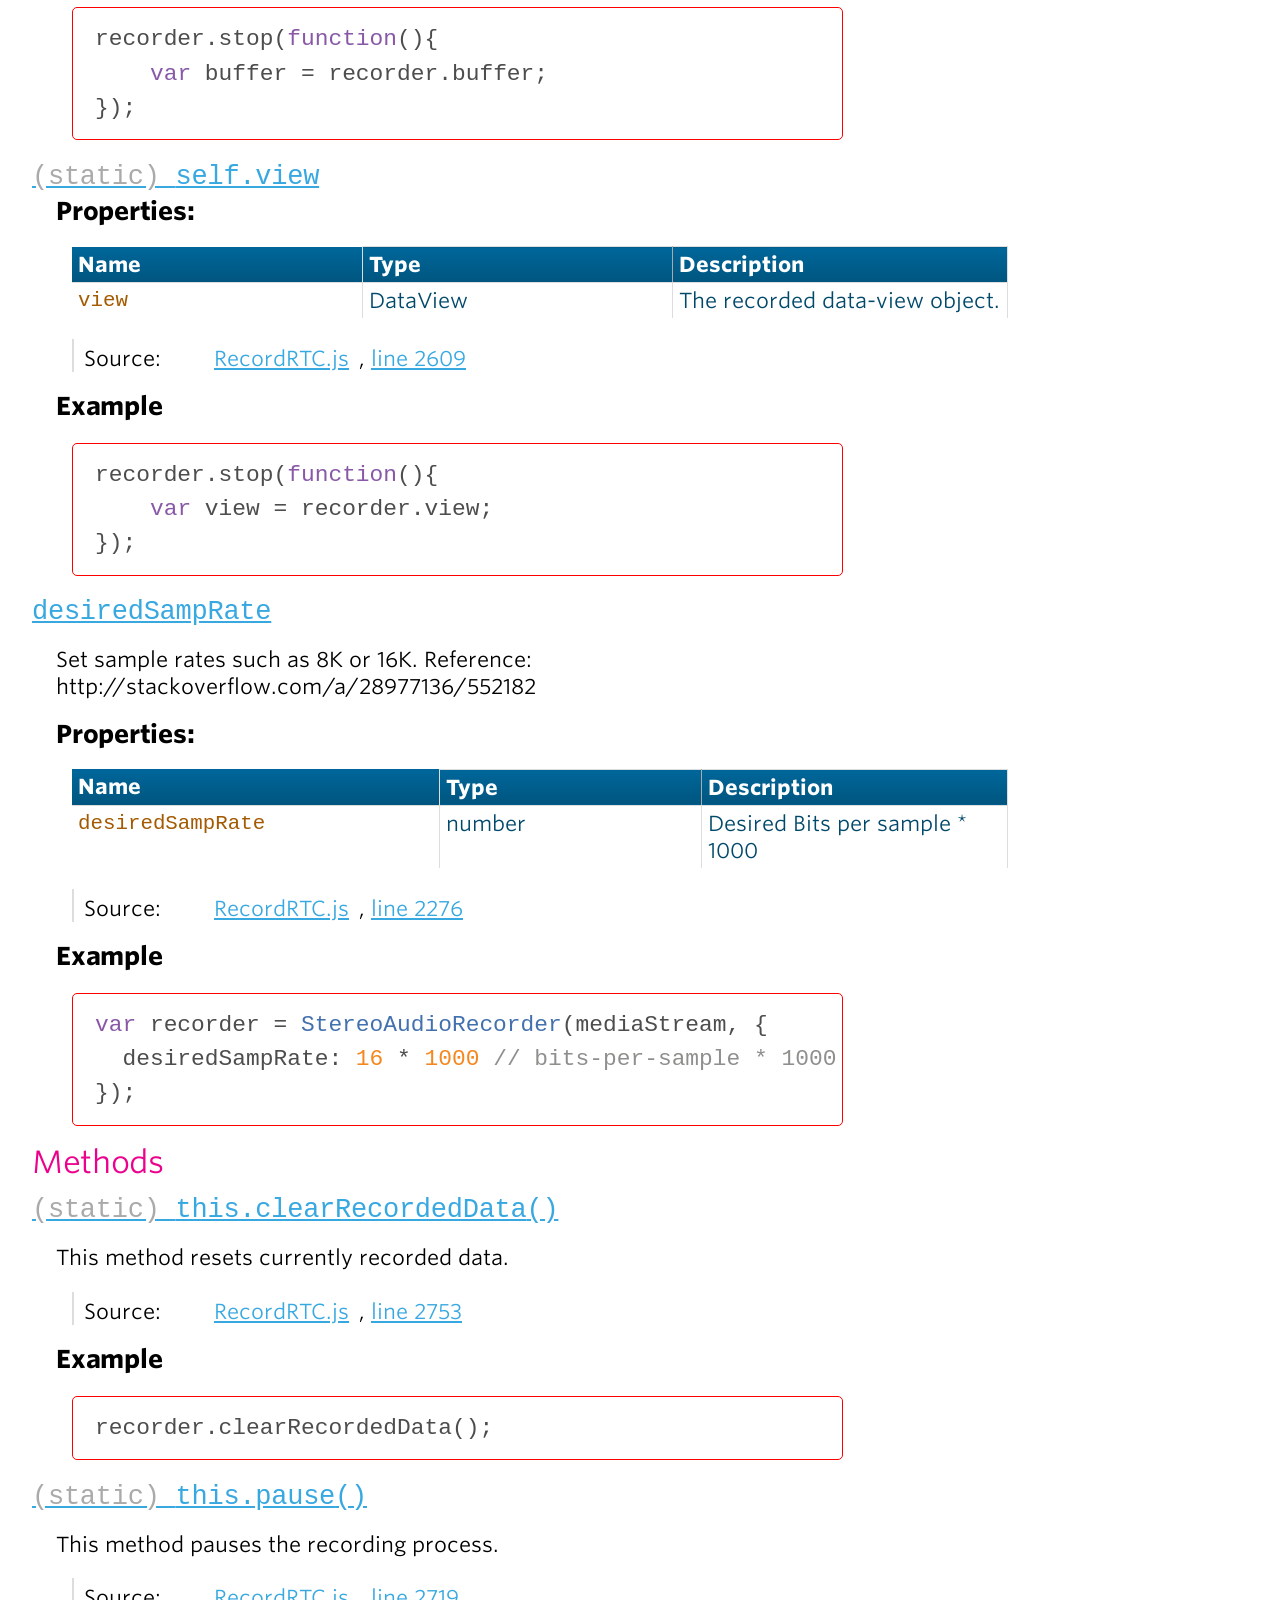
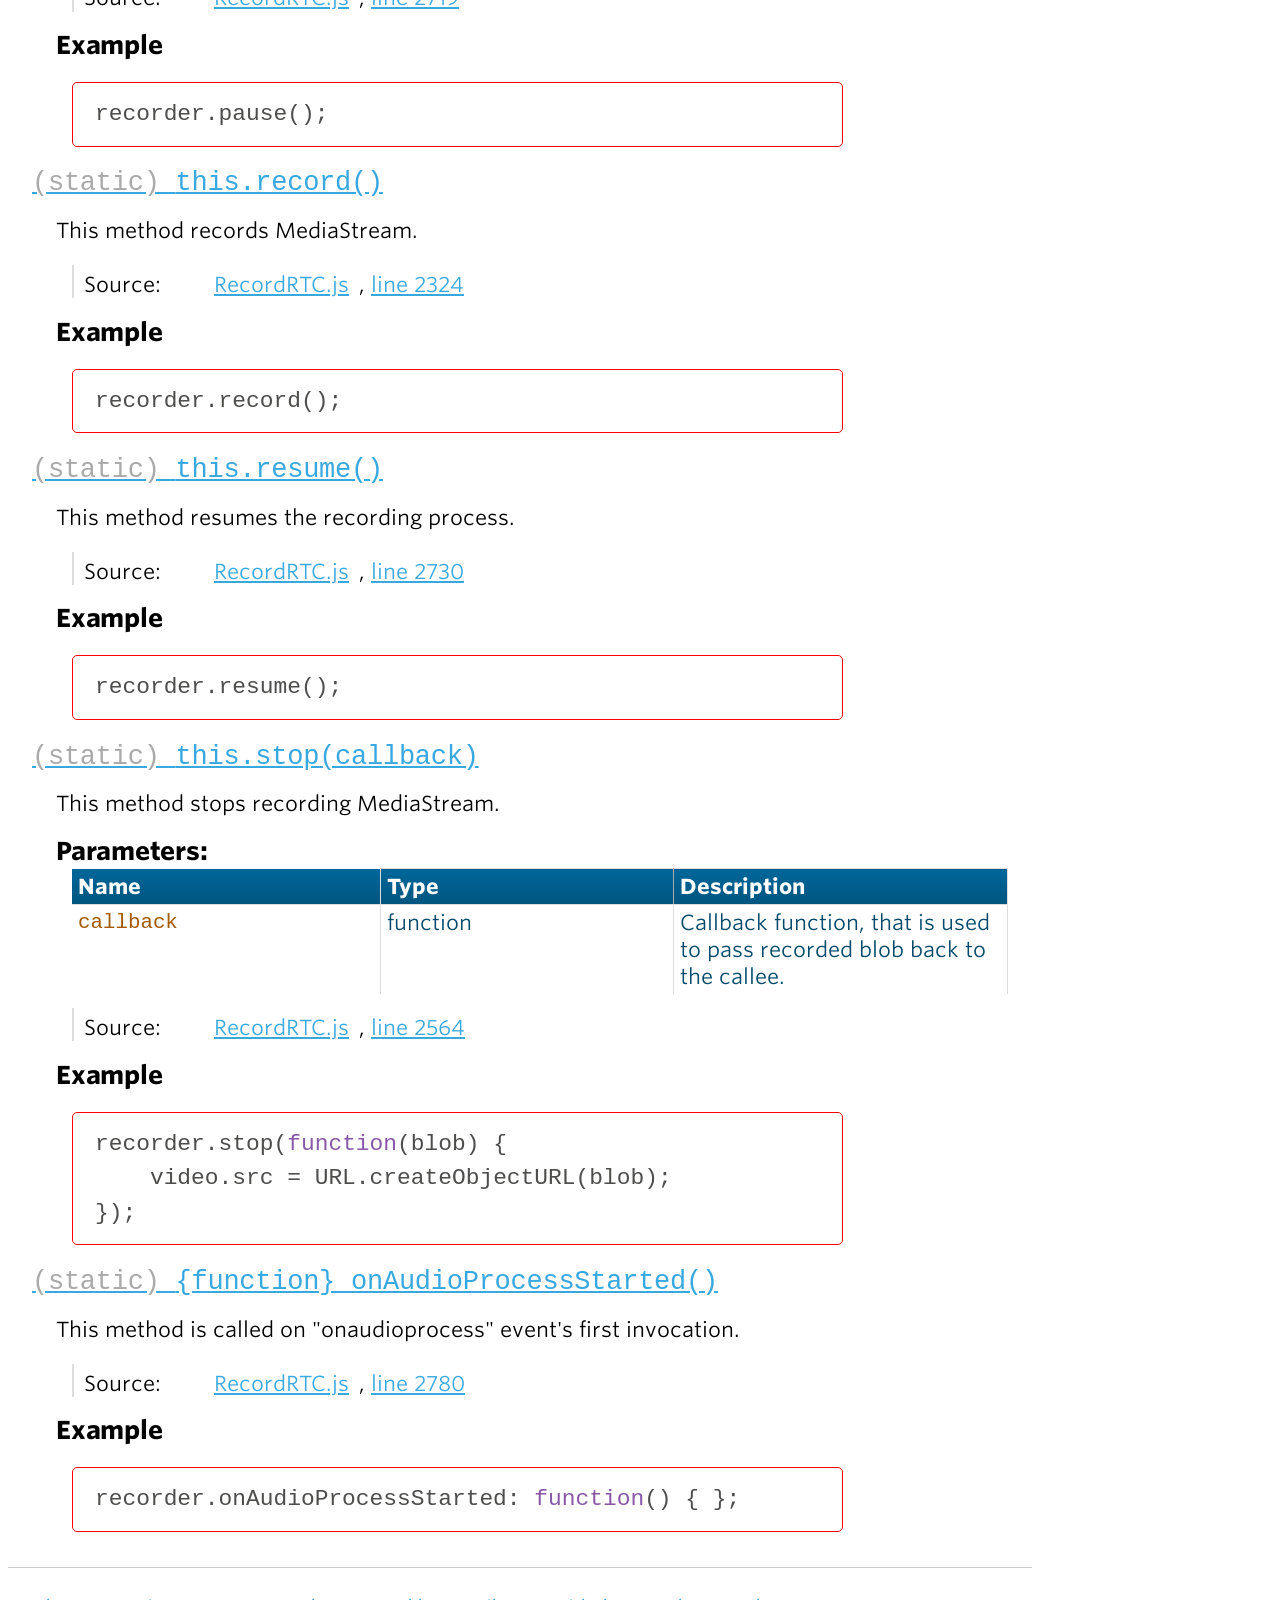
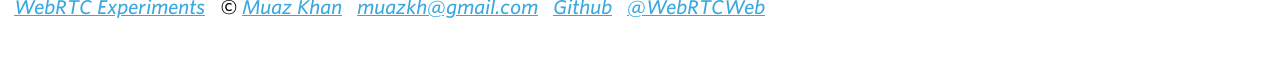
<file: StereoAudioRecorder.html>
<!DOCTYPE html>
<html lang="en">
<head>
    <meta charset="utf-8">
    <title>RecordRTC: Class: StereoAudioRecorder</title>
    
    <meta name="description" content="RecordRTC is a server-less (entire client-side) JavaScript library can be used to record WebRTC audio/video media streams. It supports cross-browser audio/video recording." />
	<meta name="keywords" content="webrtc, recordrtc, record-rtc, web-rtc, audio-recording, video-recording, gif-recording, audio/video recording" />
    
    <link rel="author" type="text/html" href="https://plus.google.com/+MuazKhan">
    <meta name="author" content="Muaz Khan">
    
    <meta name="google-site-verification" content="CF3eHatqBHZGK5fzJPQKmsOZg45h2-WgJXylgSVvsak" />

    <script src="scripts/prettify/prettify.js"> </script>
    <script src="scripts/prettify/lang-css.js"> </script>
    <!--[if lt IE 9]>
      <script src="//html5shiv.googlecode.com/svn/trunk/html5.js"></script>
    <![endif]-->
    
	<link rel="stylesheet" href="https://cdn.webrtc-experiment.com/style.css">
    <link type="text/css" rel="stylesheet" href="styles/jsdoc-default.css">
    <link type="text/css" rel="stylesheet" href="styles/prettify-tomorrow.css">
    
    <style>
        blockquote {
            padding: 0;
        }
        pre {
            font-size: 15px;
            padding: 0;
        }
        header {
            border-bottom: 1px solid #ddd;
            margin: -39px;
            margin-bottom: auto;
        }

        h1 {
            font-size: 25px!important;
        }

        h1, h2, h3, h4 {
            color: #EC008C;
            font-weight: normal;
        }

        nav h2 {
            font-size: 25px!important;
            padding: 5px 10px!important;
            text-align: center!important;
            display: block!important;
        }

        nav {
            padding: 0;
        }

        nav ul li {
            border-left: 0;
        }

        a {
            margin-right: 10px;
            color: #38a8e0!important;
        }

        a:hover {
            color: #EC008C!important;
        }

        /* table */
        table {
          border-collapse: collapse;
          text-align: left;
          width: 100%;
        }

        table td, table th {
          padding: 3px 10px;
        }

        table thead th {
          background: -webkit-gradient( linear, left top, left bottom, color-stop(0.05, #006699), color-stop(1, #00557F) );
          background: -moz-linear-gradient( center top, #006699 5%, #00557F 100% );
          filter: progid:DXImageTransform.Microsoft.gradient(startColorstr='#006699', endColorstr='#00557F');
          background-color: #006699;
          color: #FFFFFF;
          font-weight: bold;
          border-left: 1px solid #0070A8;
        }

        table thead th:first-child {
          border: none;
        }

        table tbody td {
          color: #00496B;
          border-left: 1px solid #E1EEF4;
          font-weight: normal;
        }

        table tbody .alt td {
          background: #E1EEF4;
          color: #00496B;
        }

        table tbody td:first-child {
          border-left: none;
        }

        table tbody tr:last-child td {
          border-bottom: none;
        }

    </style>
    
    <link rel="alternate" type="application/rss+xml" title="Muaz Khan Feed" href="http://feeds.feedburner.com/muazkh">
</head>

<body>

<div id="main">
    




<section>
<article>
    <header style="text-align: center;">
        <h1>Class: StereoAudioRecorder</h1>            
        <p>
            <span> &copy; </span>
            <a href="http://www.MuazKhan.com/">Muaz Khan</a>
            . <a href="http://twitter.com/WebRTCWeb" title="Twitter profile for WebRTC Experiments">@WebRTCWeb</a>
            . <a href="https://github.com/muaz-khan?tab=repositories"title="Github Profile">Github</a>
            . <a href="https://github.com/muaz-khan/RecordRTC/issues?state=open">Latest issues</a>
            . <a href="https://github.com/muaz-khan/RecordRTC/commits/master">What's New?</a>
        </p>
    </header>
    
    <div class="github-stargazers"></div>
        
    <div class="container-overview">
    
        
<dt>
    
        <h4 class="name" id="StereoAudioRecorder"><a href="#StereoAudioRecorder"><span class="type-signature"></span>new StereoAudioRecorder<span class="signature">(mediaStream, config)</span><span class="type-signature"></span></a></h4>

        
        <p class="summary">JavaScript standalone object for stereo audio recording.</p>
        
    
</dt>
<dd>

    
    <div class="description">
        StereoAudioRecorder is a standalone class used by <a href="RecordRTC.html">RecordRTC</a> to bring "stereo" audio-recording in chrome.
    </div>
    

    

    

    

    
        <h5>Parameters:</h5>
        

<table class="params">
    <thead>
    <tr>
        
        <th>Name</th>
        

        <th>Type</th>

        

        

        <th class="last">Description</th>
    </tr>
    </thead>

    <tbody>
    

        <tr>
            
                <td class="name"><code>mediaStream</code></td>
            

            <td class="type">
            
                
<span class="param-type">MediaStream</span>


            
            </td>

            

            

            <td class="description last">MediaStream object fetched using getUserMedia API or generated using captureStreamUntilEnded or WebAudio API.</td>
        </tr>

    

        <tr>
            
                <td class="name"><code>config</code></td>
            

            <td class="type">
            
                
<span class="param-type">object</span>


            
            </td>

            

            

            <td class="description last">{sampleRate: 44100, bufferSize: 4096, numberOfAudioChannels: 1, etc.}</td>
        </tr>

    
    </tbody>
</table>
    

    


<dl class="details">

    

    

    

    

    

    

    

    
    <dt class="tag-author">Author:</dt>
    <dd class="tag-author">
        <ul>
            <li><a href="http://www.MuazKhan.com">Muaz Khan</a></li>
        </ul>
    </dd>
    

    

    
    <dt class="tag-license">License:</dt>
    <dd class="tag-license"><ul class="dummy"><li><a href="https://github.com/muaz-khan/RecordRTC#license">MIT</a></li></ul></dd>
    

    

    
    <dt class="tag-source">Source:</dt>
    <dd class="tag-source"><ul class="dummy"><li>
        <a href="RecordRTC.js.html">RecordRTC.js</a>, <a href="RecordRTC.js.html#line2227">line 2227</a>
    </li></ul></dd>
    

    

    
    <dt class="tag-see">See:</dt>
    <dd class="tag-see">
        <ul>
            <li><a href="https://github.com/muaz-khan/RecordRTC">RecordRTC Source Code</a></li>
        </ul>
    </dd>
    

    
</dl>


    

    

    

    

    

    

    
        <h5>Example</h5>
        
    <pre class="prettyprint"><code>var recorder = new StereoAudioRecorder(MediaStream, {    sampleRate: 44100,    bufferSize: 4096});recorder.record();recorder.stop(function(blob) {    video.src = URL.createObjectURL(blob);});</code></pre>

    
</dd>

    
    </div>

    

    

    

     

    

    
        <h3 class="subsection-title">Members</h3>

        <dl>
            
<dt>
    <h4 class="name" id=".bufferSize"><a href="#.bufferSize"><span class="type-signature">(static) </span>bufferSize<span class="type-signature"></span></a></h4>

    
</dt>
<dd>
    
    <div class="description">
        From the spec: This value controls how frequently the audioprocess event isdispatched and how many sample-frames need to be processed each call.Lower values for buffer size will result in a lower (better) latency.Higher values will be necessary to avoid audio breakup and glitchesThe size of the buffer (in sample-frames) which needs tobe processed each time onprocessaudio is called.Legal values are (256, 512, 1024, 2048, 4096, 8192, 16384).
    </div>
    

    

    


    <h5 class="subsection-title">Properties:</h5>

    <dl>

<table class="props">
    <thead>
    <tr>
        
        <th>Name</th>
        

        <th>Type</th>

        

        

        <th class="last">Description</th>
    </tr>
    </thead>

    <tbody>
    

        <tr>
            
                <td class="name"><code>bufferSize</code></td>
            

            <td class="type">
            
                
<span class="param-type">number</span>


            
            </td>

            

            

            <td class="description last">Buffer-size for how frequently the audioprocess event is dispatched.</td>
        </tr>

    
    </tbody>
</table>
</dl>



<dl class="details">

    

    

    

    

    

    

    

    

    

    

    

    
    <dt class="tag-source">Source:</dt>
    <dd class="tag-source"><ul class="dummy"><li>
        <a href="RecordRTC.js.html">RecordRTC.js</a>, <a href="RecordRTC.js.html#line2653">line 2653</a>
    </li></ul></dd>
    

    

    

    
</dl>


    

    
        <h5>Example</h5>
        
    <pre class="prettyprint"><code>recorder = new StereoAudioRecorder(mediaStream, {    bufferSize: 4096});</code></pre>

    
</dd>

        
            
<dt>
    <h4 class="name" id=".sampleRate"><a href="#.sampleRate"><span class="type-signature">(static) </span>sampleRate<span class="type-signature"></span></a></h4>

    
</dt>
<dd>
    
    <div class="description">
        The sample rate (in sample-frames per second) at which theAudioContext handles audio. It is assumed that all AudioNodesin the context run at this rate. In making this assumption,sample-rate converters or "varispeed" processors are not supportedin real-time processing.The sampleRate parameter describes the sample-rate of thelinear PCM audio data in the buffer in sample-frames per second.An implementation must support sample-rates in at leastthe range 22050 to 96000.
    </div>
    

    

    


    <h5 class="subsection-title">Properties:</h5>

    <dl>

<table class="props">
    <thead>
    <tr>
        
        <th>Name</th>
        

        <th>Type</th>

        

        

        <th class="last">Description</th>
    </tr>
    </thead>

    <tbody>
    

        <tr>
            
                <td class="name"><code>sampleRate</code></td>
            

            <td class="type">
            
                
<span class="param-type">number</span>


            
            </td>

            

            

            <td class="description last">Buffer-size for how frequently the audioprocess event is dispatched.</td>
        </tr>

    
    </tbody>
</table>
</dl>



<dl class="details">

    

    

    

    

    

    

    

    

    

    

    

    
    <dt class="tag-source">Source:</dt>
    <dd class="tag-source"><ul class="dummy"><li>
        <a href="RecordRTC.js.html">RecordRTC.js</a>, <a href="RecordRTC.js.html#line2693">line 2693</a>
    </li></ul></dd>
    

    

    

    
</dl>


    

    
        <h5>Example</h5>
        
    <pre class="prettyprint"><code>recorder = new StereoAudioRecorder(mediaStream, {    sampleRate: 44100});</code></pre>

    
</dd>

        
            
<dt>
    <h4 class="name" id=".self.blob"><a href="#.self.blob"><span class="type-signature">(static) </span>self.blob<span class="type-signature"></span></a></h4>

    
</dt>
<dd>
    

    

    


    <h5 class="subsection-title">Properties:</h5>

    <dl>

<table class="props">
    <thead>
    <tr>
        
        <th>Name</th>
        

        <th>Type</th>

        

        

        <th class="last">Description</th>
    </tr>
    </thead>

    <tbody>
    

        <tr>
            
                <td class="name"><code>blob</code></td>
            

            <td class="type">
            
                
<span class="param-type">Blob</span>


            
            </td>

            

            

            <td class="description last">The recorded blob object.</td>
        </tr>

    
    </tbody>
</table>
</dl>



<dl class="details">

    

    

    

    

    

    

    

    

    

    

    

    
    <dt class="tag-source">Source:</dt>
    <dd class="tag-source"><ul class="dummy"><li>
        <a href="RecordRTC.js.html">RecordRTC.js</a>, <a href="RecordRTC.js.html#line2587">line 2587</a>
    </li></ul></dd>
    

    

    

    
</dl>


    

    
        <h5>Example</h5>
        
    <pre class="prettyprint"><code>recorder.stop(function(){    var blob = recorder.blob;});</code></pre>

    
</dd>

        
            
<dt>
    <h4 class="name" id=".self.buffer"><a href="#.self.buffer"><span class="type-signature">(static) </span>self.buffer<span class="type-signature"></span></a></h4>

    
</dt>
<dd>
    

    

    


    <h5 class="subsection-title">Properties:</h5>

    <dl>

<table class="props">
    <thead>
    <tr>
        
        <th>Name</th>
        

        <th>Type</th>

        

        

        <th class="last">Description</th>
    </tr>
    </thead>

    <tbody>
    

        <tr>
            
                <td class="name"><code>buffer</code></td>
            

            <td class="type">
            
                
<span class="param-type">ArrayBuffer</span>


            
            </td>

            

            

            <td class="description last">The recorded buffer object.</td>
        </tr>

    
    </tbody>
</table>
</dl>



<dl class="details">

    

    

    

    

    

    

    

    

    

    

    

    
    <dt class="tag-source">Source:</dt>
    <dd class="tag-source"><ul class="dummy"><li>
        <a href="RecordRTC.js.html">RecordRTC.js</a>, <a href="RecordRTC.js.html#line2599">line 2599</a>
    </li></ul></dd>
    

    

    

    
</dl>


    

    
        <h5>Example</h5>
        
    <pre class="prettyprint"><code>recorder.stop(function(){    var buffer = recorder.buffer;});</code></pre>

    
</dd>

        
            
<dt>
    <h4 class="name" id=".self.view"><a href="#.self.view"><span class="type-signature">(static) </span>self.view<span class="type-signature"></span></a></h4>

    
</dt>
<dd>
    

    

    


    <h5 class="subsection-title">Properties:</h5>

    <dl>

<table class="props">
    <thead>
    <tr>
        
        <th>Name</th>
        

        <th>Type</th>

        

        

        <th class="last">Description</th>
    </tr>
    </thead>

    <tbody>
    

        <tr>
            
                <td class="name"><code>view</code></td>
            

            <td class="type">
            
                
<span class="param-type">DataView</span>


            
            </td>

            

            

            <td class="description last">The recorded data-view object.</td>
        </tr>

    
    </tbody>
</table>
</dl>



<dl class="details">

    

    

    

    

    

    

    

    

    

    

    

    
    <dt class="tag-source">Source:</dt>
    <dd class="tag-source"><ul class="dummy"><li>
        <a href="RecordRTC.js.html">RecordRTC.js</a>, <a href="RecordRTC.js.html#line2609">line 2609</a>
    </li></ul></dd>
    

    

    

    
</dl>


    

    
        <h5>Example</h5>
        
    <pre class="prettyprint"><code>recorder.stop(function(){    var view = recorder.view;});</code></pre>

    
</dd>

        
            
<dt>
    <h4 class="name" id="desiredSampRate"><a href="#desiredSampRate"><span class="type-signature"></span>desiredSampRate<span class="type-signature"></span></a></h4>

    
</dt>
<dd>
    
    <div class="description">
        Set sample rates such as 8K or 16K. Reference: http://stackoverflow.com/a/28977136/552182
    </div>
    

    

    


    <h5 class="subsection-title">Properties:</h5>

    <dl>

<table class="props">
    <thead>
    <tr>
        
        <th>Name</th>
        

        <th>Type</th>

        

        

        <th class="last">Description</th>
    </tr>
    </thead>

    <tbody>
    

        <tr>
            
                <td class="name"><code>desiredSampRate</code></td>
            

            <td class="type">
            
                
<span class="param-type">number</span>


            
            </td>

            

            

            <td class="description last">Desired Bits per sample * 1000</td>
        </tr>

    
    </tbody>
</table>
</dl>



<dl class="details">

    

    

    

    

    

    

    

    

    

    

    

    
    <dt class="tag-source">Source:</dt>
    <dd class="tag-source"><ul class="dummy"><li>
        <a href="RecordRTC.js.html">RecordRTC.js</a>, <a href="RecordRTC.js.html#line2276">line 2276</a>
    </li></ul></dd>
    

    

    

    
</dl>


    

    
        <h5>Example</h5>
        
    <pre class="prettyprint"><code>var recorder = StereoAudioRecorder(mediaStream, {  desiredSampRate: 16 * 1000 // bits-per-sample * 1000});</code></pre>

    
</dd>

        </dl>
    

    
        <h3 class="subsection-title">Methods</h3>

        <dl>
            
<dt>
    
        <h4 class="name" id=".this.clearRecordedData"><a href="#.this.clearRecordedData"><span class="type-signature">(static) </span>this.clearRecordedData<span class="signature">()</span><span class="type-signature"></span></a></h4>

        
    
</dt>
<dd>

    
    <div class="description">
        This method resets currently recorded data.
    </div>
    

    

    

    

    

    


<dl class="details">

    

    

    

    

    

    

    

    

    

    

    

    
    <dt class="tag-source">Source:</dt>
    <dd class="tag-source"><ul class="dummy"><li>
        <a href="RecordRTC.js.html">RecordRTC.js</a>, <a href="RecordRTC.js.html#line2753">line 2753</a>
    </li></ul></dd>
    

    

    

    
</dl>


    

    

    

    

    

    

    
        <h5>Example</h5>
        
    <pre class="prettyprint"><code>recorder.clearRecordedData();</code></pre>

    
</dd>

        
            
<dt>
    
        <h4 class="name" id=".this.pause"><a href="#.this.pause"><span class="type-signature">(static) </span>this.pause<span class="signature">()</span><span class="type-signature"></span></a></h4>

        
    
</dt>
<dd>

    
    <div class="description">
        This method pauses the recording process.
    </div>
    

    

    

    

    

    


<dl class="details">

    

    

    

    

    

    

    

    

    

    

    

    
    <dt class="tag-source">Source:</dt>
    <dd class="tag-source"><ul class="dummy"><li>
        <a href="RecordRTC.js.html">RecordRTC.js</a>, <a href="RecordRTC.js.html#line2719">line 2719</a>
    </li></ul></dd>
    

    

    

    
</dl>


    

    

    

    

    

    

    
        <h5>Example</h5>
        
    <pre class="prettyprint"><code>recorder.pause();</code></pre>

    
</dd>

        
            
<dt>
    
        <h4 class="name" id=".this.record"><a href="#.this.record"><span class="type-signature">(static) </span>this.record<span class="signature">()</span><span class="type-signature"></span></a></h4>

        
    
</dt>
<dd>

    
    <div class="description">
        This method records MediaStream.
    </div>
    

    

    

    

    

    


<dl class="details">

    

    

    

    

    

    

    

    

    

    

    

    
    <dt class="tag-source">Source:</dt>
    <dd class="tag-source"><ul class="dummy"><li>
        <a href="RecordRTC.js.html">RecordRTC.js</a>, <a href="RecordRTC.js.html#line2324">line 2324</a>
    </li></ul></dd>
    

    

    

    
</dl>


    

    

    

    

    

    

    
        <h5>Example</h5>
        
    <pre class="prettyprint"><code>recorder.record();</code></pre>

    
</dd>

        
            
<dt>
    
        <h4 class="name" id=".this.resume"><a href="#.this.resume"><span class="type-signature">(static) </span>this.resume<span class="signature">()</span><span class="type-signature"></span></a></h4>

        
    
</dt>
<dd>

    
    <div class="description">
        This method resumes the recording process.
    </div>
    

    

    

    

    

    


<dl class="details">

    

    

    

    

    

    

    

    

    

    

    

    
    <dt class="tag-source">Source:</dt>
    <dd class="tag-source"><ul class="dummy"><li>
        <a href="RecordRTC.js.html">RecordRTC.js</a>, <a href="RecordRTC.js.html#line2730">line 2730</a>
    </li></ul></dd>
    

    

    

    
</dl>


    

    

    

    

    

    

    
        <h5>Example</h5>
        
    <pre class="prettyprint"><code>recorder.resume();</code></pre>

    
</dd>

        
            
<dt>
    
        <h4 class="name" id=".this.stop"><a href="#.this.stop"><span class="type-signature">(static) </span>this.stop<span class="signature">(callback)</span><span class="type-signature"></span></a></h4>

        
    
</dt>
<dd>

    
    <div class="description">
        This method stops recording MediaStream.
    </div>
    

    

    

    

    
        <h5>Parameters:</h5>
        

<table class="params">
    <thead>
    <tr>
        
        <th>Name</th>
        

        <th>Type</th>

        

        

        <th class="last">Description</th>
    </tr>
    </thead>

    <tbody>
    

        <tr>
            
                <td class="name"><code>callback</code></td>
            

            <td class="type">
            
                
<span class="param-type">function</span>


            
            </td>

            

            

            <td class="description last">Callback function, that is used to pass recorded blob back to the callee.</td>
        </tr>

    
    </tbody>
</table>
    

    


<dl class="details">

    

    

    

    

    

    

    

    

    

    

    

    
    <dt class="tag-source">Source:</dt>
    <dd class="tag-source"><ul class="dummy"><li>
        <a href="RecordRTC.js.html">RecordRTC.js</a>, <a href="RecordRTC.js.html#line2564">line 2564</a>
    </li></ul></dd>
    

    

    

    
</dl>


    

    

    

    

    

    

    
        <h5>Example</h5>
        
    <pre class="prettyprint"><code>recorder.stop(function(blob) {    video.src = URL.createObjectURL(blob);});</code></pre>

    
</dd>

        
            
<dt>
    
        <h4 class="name" id=".%7Bfunction%7DonAudioProcessStarted"><a href="#.%7Bfunction%7DonAudioProcessStarted"><span class="type-signature">(static) </span>{function} onAudioProcessStarted<span class="signature">()</span><span class="type-signature"></span></a></h4>

        
    
</dt>
<dd>

    
    <div class="description">
        This method is called on "onaudioprocess" event's first invocation.
    </div>
    

    

    

    

    

    


<dl class="details">

    

    

    

    

    

    

    

    

    

    

    

    
    <dt class="tag-source">Source:</dt>
    <dd class="tag-source"><ul class="dummy"><li>
        <a href="RecordRTC.js.html">RecordRTC.js</a>, <a href="RecordRTC.js.html#line2780">line 2780</a>
    </li></ul></dd>
    

    

    

    
</dl>


    

    

    

    

    

    

    
        <h5>Example</h5>
        
    <pre class="prettyprint"><code>recorder.onAudioProcessStarted: function() { };</code></pre>

    
</dd>

        </dl>
    

    

    
</article>
</section>




</div>

<nav>
    <h2><a href="/">Homepage</a></h2><h3>Classes</h3><ul><li><a href="CanvasRecorder.html">CanvasRecorder</a></li><li><a href="GetRecorderType.html">GetRecorderType</a></li><li><a href="GifRecorder.html">GifRecorder</a></li><li><a href="MediaStreamRecorder.html">MediaStreamRecorder</a></li><li><a href="MRecordRTC.html">MRecordRTC</a></li><li><a href="MultiStreamRecorder.html">MultiStreamRecorder</a></li><li><a href="RecordRTC.html">RecordRTC</a></li><li><a href="RecordRTCConfiguration.html">RecordRTCConfiguration</a></li><li><a href="RecordRTCPromisesHandler.html">RecordRTCPromisesHandler</a></li><li><a href="StereoAudioRecorder.html">StereoAudioRecorder</a></li><li><a href="Whammy.html">Whammy</a></li><li><a href="WhammyRecorder.html">WhammyRecorder</a></li></ul><h3>Global</h3><ul><li><a href="global.html#bytesToSize">bytesToSize</a></li><li><a href="global.html#DiskStorage">DiskStorage</a></li><li><a href="global.html#invokeSaveAsDialog">invokeSaveAsDialog</a></li><li><a href="global.html#Storage">Storage</a></li></ul>
</nav>

<br clear="both">

<div>
	<article style="padding: 0!important;margin: 1em auto 0 auto!important;max-width: 100%!important;">
		<small id="send-message"></small>
	</article>
</div>

<footer>
    <a href="https://www.webrtc-experiment.com/">WebRTC Experiments</a>
    &copy; <a href="https://plus.google.com/+MuazKhan" rel="author" >Muaz Khan</a>
    <a href="mailto:muazkh@gmail.com">muazkh@gmail.com</a>
    <a href="https://github.com/muaz-khan">Github</a>
    <a href="https://twitter.com/WebRTCWeb">@WebRTCWeb</a>
</footer>

<script> prettyPrint(); </script>
<script src="scripts/linenumber.js"> </script>

<!-- commits.js is useless for you! -->
<script src="https://cdn.webrtc-experiment.com/common.js" async> </script>
<a href="https://plus.google.com/+WebRTC-Experiment" rel="publisher"></a>
</body>
</html>
</file>
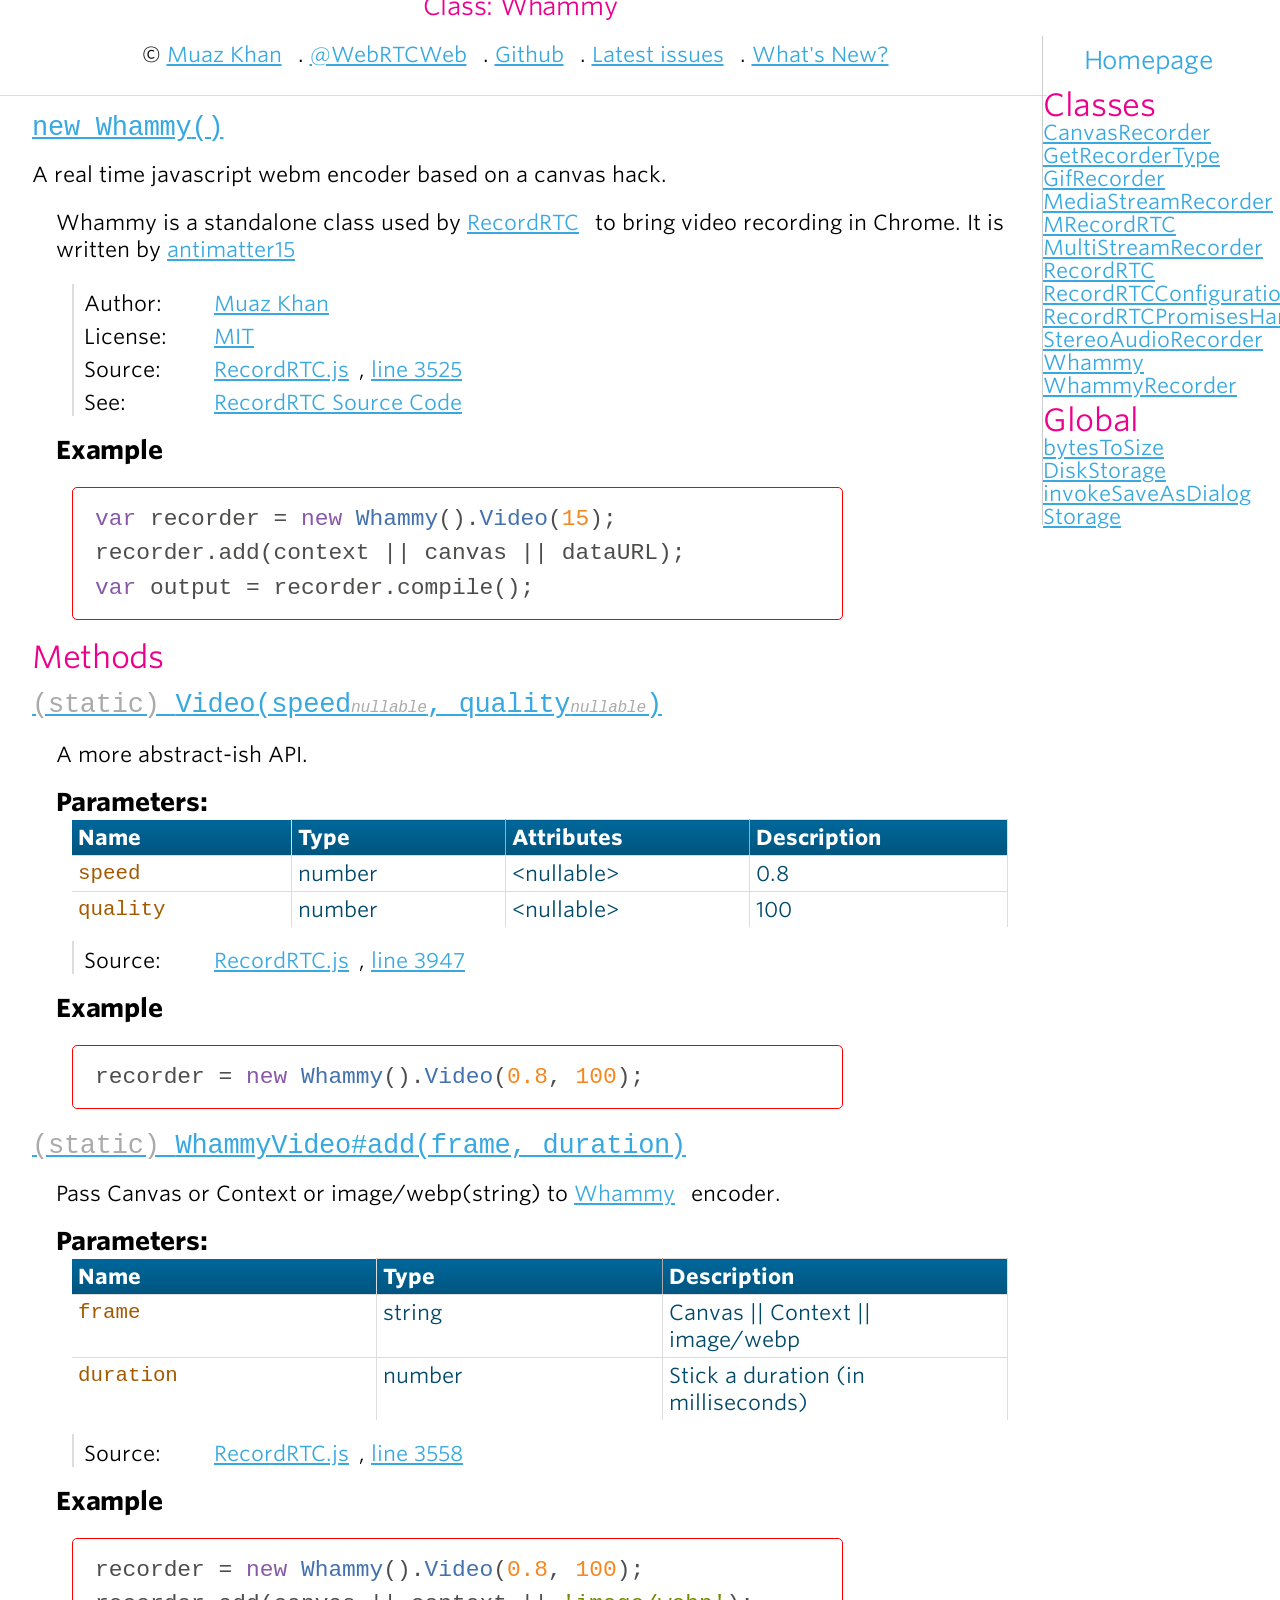
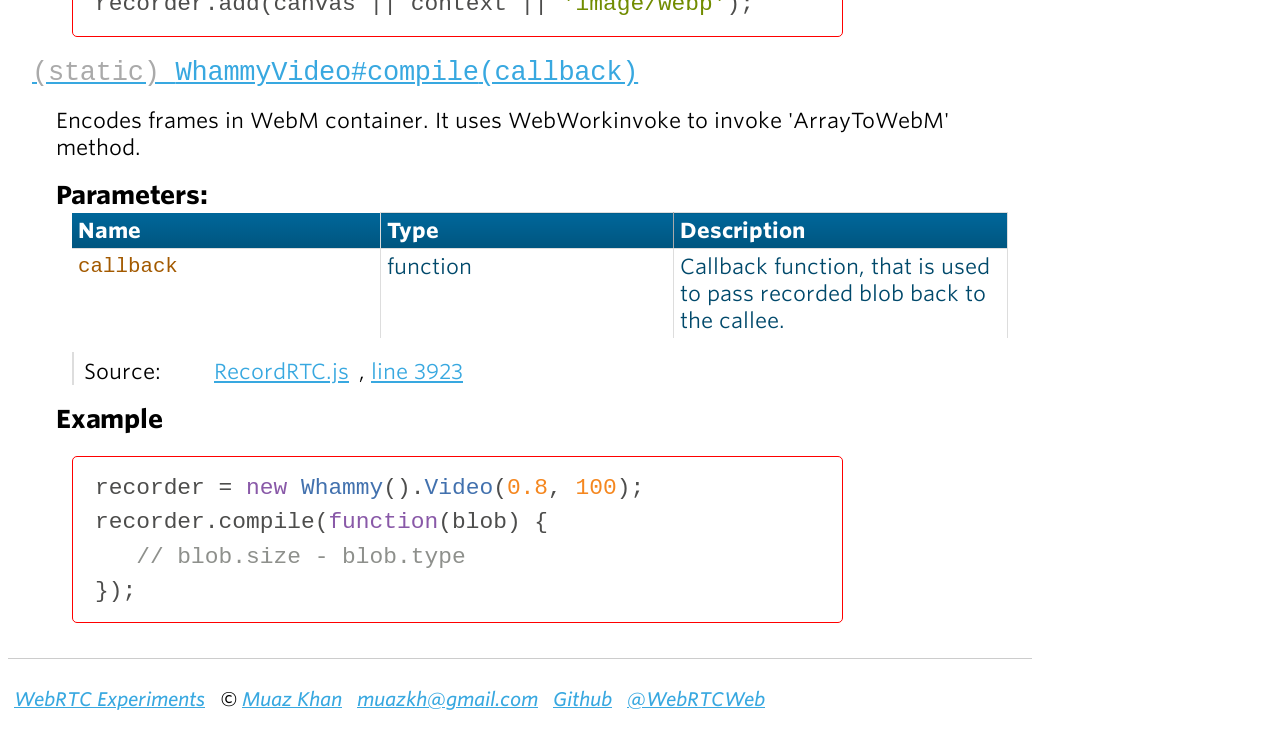
<file: Whammy.html>
<!DOCTYPE html>
<html lang="en">
<head>
    <meta charset="utf-8">
    <title>RecordRTC: Class: Whammy</title>
    
    <meta name="description" content="RecordRTC is a server-less (entire client-side) JavaScript library can be used to record WebRTC audio/video media streams. It supports cross-browser audio/video recording." />
	<meta name="keywords" content="webrtc, recordrtc, record-rtc, web-rtc, audio-recording, video-recording, gif-recording, audio/video recording" />
    
    <link rel="author" type="text/html" href="https://plus.google.com/+MuazKhan">
    <meta name="author" content="Muaz Khan">
    
    <meta name="google-site-verification" content="CF3eHatqBHZGK5fzJPQKmsOZg45h2-WgJXylgSVvsak" />

    <script src="scripts/prettify/prettify.js"> </script>
    <script src="scripts/prettify/lang-css.js"> </script>
    <!--[if lt IE 9]>
      <script src="//html5shiv.googlecode.com/svn/trunk/html5.js"></script>
    <![endif]-->
    
	<link rel="stylesheet" href="https://cdn.webrtc-experiment.com/style.css">
    <link type="text/css" rel="stylesheet" href="styles/jsdoc-default.css">
    <link type="text/css" rel="stylesheet" href="styles/prettify-tomorrow.css">
    
    <style>
        blockquote {
            padding: 0;
        }
        pre {
            font-size: 15px;
            padding: 0;
        }
        header {
            border-bottom: 1px solid #ddd;
            margin: -39px;
            margin-bottom: auto;
        }

        h1 {
            font-size: 25px!important;
        }

        h1, h2, h3, h4 {
            color: #EC008C;
            font-weight: normal;
        }

        nav h2 {
            font-size: 25px!important;
            padding: 5px 10px!important;
            text-align: center!important;
            display: block!important;
        }

        nav {
            padding: 0;
        }

        nav ul li {
            border-left: 0;
        }

        a {
            margin-right: 10px;
            color: #38a8e0!important;
        }

        a:hover {
            color: #EC008C!important;
        }

        /* table */
        table {
          border-collapse: collapse;
          text-align: left;
          width: 100%;
        }

        table td, table th {
          padding: 3px 10px;
        }

        table thead th {
          background: -webkit-gradient( linear, left top, left bottom, color-stop(0.05, #006699), color-stop(1, #00557F) );
          background: -moz-linear-gradient( center top, #006699 5%, #00557F 100% );
          filter: progid:DXImageTransform.Microsoft.gradient(startColorstr='#006699', endColorstr='#00557F');
          background-color: #006699;
          color: #FFFFFF;
          font-weight: bold;
          border-left: 1px solid #0070A8;
        }

        table thead th:first-child {
          border: none;
        }

        table tbody td {
          color: #00496B;
          border-left: 1px solid #E1EEF4;
          font-weight: normal;
        }

        table tbody .alt td {
          background: #E1EEF4;
          color: #00496B;
        }

        table tbody td:first-child {
          border-left: none;
        }

        table tbody tr:last-child td {
          border-bottom: none;
        }

    </style>
    
    <link rel="alternate" type="application/rss+xml" title="Muaz Khan Feed" href="http://feeds.feedburner.com/muazkh">
</head>

<body>

<div id="main">
    




<section>
<article>
    <header style="text-align: center;">
        <h1>Class: Whammy</h1>            
        <p>
            <span> &copy; </span>
            <a href="http://www.MuazKhan.com/">Muaz Khan</a>
            . <a href="http://twitter.com/WebRTCWeb" title="Twitter profile for WebRTC Experiments">@WebRTCWeb</a>
            . <a href="https://github.com/muaz-khan?tab=repositories"title="Github Profile">Github</a>
            . <a href="https://github.com/muaz-khan/RecordRTC/issues?state=open">Latest issues</a>
            . <a href="https://github.com/muaz-khan/RecordRTC/commits/master">What's New?</a>
        </p>
    </header>
    
    <div class="github-stargazers"></div>
        
    <div class="container-overview">
    
        
<dt>
    
        <h4 class="name" id="Whammy"><a href="#Whammy"><span class="type-signature"></span>new Whammy<span class="signature">()</span><span class="type-signature"></span></a></h4>

        
        <p class="summary">A real time javascript webm encoder based on a canvas hack.</p>
        
    
</dt>
<dd>

    
    <div class="description">
        Whammy is a standalone class used by <a href="RecordRTC.html">RecordRTC</a> to bring video recording in Chrome. It is written by <a href="https://github.com/antimatter15">antimatter15</a>
    </div>
    

    

    

    

    

    


<dl class="details">

    

    

    

    

    

    

    

    
    <dt class="tag-author">Author:</dt>
    <dd class="tag-author">
        <ul>
            <li><a href="http://www.MuazKhan.com">Muaz Khan</a></li>
        </ul>
    </dd>
    

    

    
    <dt class="tag-license">License:</dt>
    <dd class="tag-license"><ul class="dummy"><li><a href="https://github.com/muaz-khan/RecordRTC#license">MIT</a></li></ul></dd>
    

    

    
    <dt class="tag-source">Source:</dt>
    <dd class="tag-source"><ul class="dummy"><li>
        <a href="RecordRTC.js.html">RecordRTC.js</a>, <a href="RecordRTC.js.html#line3525">line 3525</a>
    </li></ul></dd>
    

    

    
    <dt class="tag-see">See:</dt>
    <dd class="tag-see">
        <ul>
            <li><a href="https://github.com/muaz-khan/RecordRTC">RecordRTC Source Code</a></li>
        </ul>
    </dd>
    

    
</dl>


    

    

    

    

    

    

    
        <h5>Example</h5>
        
    <pre class="prettyprint"><code>var recorder = new Whammy().Video(15);recorder.add(context || canvas || dataURL);var output = recorder.compile();</code></pre>

    
</dd>

    
    </div>

    

    

    

     

    

    

    
        <h3 class="subsection-title">Methods</h3>

        <dl>
            
<dt>
    
        <h4 class="name" id=".Video"><a href="#.Video"><span class="type-signature">(static) </span>Video<span class="signature">(speed<span class="signature-attributes">nullable</span>, quality<span class="signature-attributes">nullable</span>)</span><span class="type-signature"></span></a></h4>

        
    
</dt>
<dd>

    
    <div class="description">
        A more abstract-ish API.
    </div>
    

    

    

    

    
        <h5>Parameters:</h5>
        

<table class="params">
    <thead>
    <tr>
        
        <th>Name</th>
        

        <th>Type</th>

        
        <th>Attributes</th>
        

        

        <th class="last">Description</th>
    </tr>
    </thead>

    <tbody>
    

        <tr>
            
                <td class="name"><code>speed</code></td>
            

            <td class="type">
            
                
<span class="param-type">number</span>


            
            </td>

            
                <td class="attributes">
                

                
                    &lt;nullable><br>
                

                
                </td>
            

            

            <td class="description last">0.8</td>
        </tr>

    

        <tr>
            
                <td class="name"><code>quality</code></td>
            

            <td class="type">
            
                
<span class="param-type">number</span>


            
            </td>

            
                <td class="attributes">
                

                
                    &lt;nullable><br>
                

                
                </td>
            

            

            <td class="description last">100</td>
        </tr>

    
    </tbody>
</table>
    

    


<dl class="details">

    

    

    

    

    

    

    

    

    

    

    

    
    <dt class="tag-source">Source:</dt>
    <dd class="tag-source"><ul class="dummy"><li>
        <a href="RecordRTC.js.html">RecordRTC.js</a>, <a href="RecordRTC.js.html#line3947">line 3947</a>
    </li></ul></dd>
    

    

    

    
</dl>


    

    

    

    

    

    

    
        <h5>Example</h5>
        
    <pre class="prettyprint"><code>recorder = new Whammy().Video(0.8, 100);</code></pre>

    
</dd>

        
            
<dt>
    
        <h4 class="name" id="add"><a href="#add"><span class="type-signature">(static) </span>WhammyVideo#add<span class="signature">(frame, duration)</span><span class="type-signature"></span></a></h4>

        
    
</dt>
<dd>

    
    <div class="description">
        Pass Canvas or Context or image/webp(string) to <a href="Whammy.html">Whammy</a> encoder.
    </div>
    

    

    

    

    
        <h5>Parameters:</h5>
        

<table class="params">
    <thead>
    <tr>
        
        <th>Name</th>
        

        <th>Type</th>

        

        

        <th class="last">Description</th>
    </tr>
    </thead>

    <tbody>
    

        <tr>
            
                <td class="name"><code>frame</code></td>
            

            <td class="type">
            
                
<span class="param-type">string</span>


            
            </td>

            

            

            <td class="description last">Canvas || Context || image/webp</td>
        </tr>

    

        <tr>
            
                <td class="name"><code>duration</code></td>
            

            <td class="type">
            
                
<span class="param-type">number</span>


            
            </td>

            

            

            <td class="description last">Stick a duration (in milliseconds)</td>
        </tr>

    
    </tbody>
</table>
    

    


<dl class="details">

    

    

    

    

    

    

    

    

    

    

    

    
    <dt class="tag-source">Source:</dt>
    <dd class="tag-source"><ul class="dummy"><li>
        <a href="RecordRTC.js.html">RecordRTC.js</a>, <a href="RecordRTC.js.html#line3558">line 3558</a>
    </li></ul></dd>
    

    

    

    
</dl>


    

    

    

    

    

    

    
        <h5>Example</h5>
        
    <pre class="prettyprint"><code>recorder = new Whammy().Video(0.8, 100);recorder.add(canvas || context || 'image/webp');</code></pre>

    
</dd>

        
            
<dt>
    
        <h4 class="name" id="compile"><a href="#compile"><span class="type-signature">(static) </span>WhammyVideo#compile<span class="signature">(callback)</span><span class="type-signature"></span></a></h4>

        
    
</dt>
<dd>

    
    <div class="description">
        Encodes frames in WebM container. It uses WebWorkinvoke to invoke 'ArrayToWebM' method.
    </div>
    

    

    

    

    
        <h5>Parameters:</h5>
        

<table class="params">
    <thead>
    <tr>
        
        <th>Name</th>
        

        <th>Type</th>

        

        

        <th class="last">Description</th>
    </tr>
    </thead>

    <tbody>
    

        <tr>
            
                <td class="name"><code>callback</code></td>
            

            <td class="type">
            
                
<span class="param-type">function</span>


            
            </td>

            

            

            <td class="description last">Callback function, that is used to pass recorded blob back to the callee.</td>
        </tr>

    
    </tbody>
</table>
    

    


<dl class="details">

    

    

    

    

    

    

    

    

    

    

    

    
    <dt class="tag-source">Source:</dt>
    <dd class="tag-source"><ul class="dummy"><li>
        <a href="RecordRTC.js.html">RecordRTC.js</a>, <a href="RecordRTC.js.html#line3923">line 3923</a>
    </li></ul></dd>
    

    

    

    
</dl>


    

    

    

    

    

    

    
        <h5>Example</h5>
        
    <pre class="prettyprint"><code>recorder = new Whammy().Video(0.8, 100);recorder.compile(function(blob) {   // blob.size - blob.type});</code></pre>

    
</dd>

        </dl>
    

    

    
</article>
</section>




</div>

<nav>
    <h2><a href="/">Homepage</a></h2><h3>Classes</h3><ul><li><a href="CanvasRecorder.html">CanvasRecorder</a></li><li><a href="GetRecorderType.html">GetRecorderType</a></li><li><a href="GifRecorder.html">GifRecorder</a></li><li><a href="MediaStreamRecorder.html">MediaStreamRecorder</a></li><li><a href="MRecordRTC.html">MRecordRTC</a></li><li><a href="MultiStreamRecorder.html">MultiStreamRecorder</a></li><li><a href="RecordRTC.html">RecordRTC</a></li><li><a href="RecordRTCConfiguration.html">RecordRTCConfiguration</a></li><li><a href="RecordRTCPromisesHandler.html">RecordRTCPromisesHandler</a></li><li><a href="StereoAudioRecorder.html">StereoAudioRecorder</a></li><li><a href="Whammy.html">Whammy</a></li><li><a href="WhammyRecorder.html">WhammyRecorder</a></li></ul><h3>Global</h3><ul><li><a href="global.html#bytesToSize">bytesToSize</a></li><li><a href="global.html#DiskStorage">DiskStorage</a></li><li><a href="global.html#invokeSaveAsDialog">invokeSaveAsDialog</a></li><li><a href="global.html#Storage">Storage</a></li></ul>
</nav>

<br clear="both">

<div>
	<article style="padding: 0!important;margin: 1em auto 0 auto!important;max-width: 100%!important;">
		<small id="send-message"></small>
	</article>
</div>

<footer>
    <a href="https://www.webrtc-experiment.com/">WebRTC Experiments</a>
    &copy; <a href="https://plus.google.com/+MuazKhan" rel="author" >Muaz Khan</a>
    <a href="mailto:muazkh@gmail.com">muazkh@gmail.com</a>
    <a href="https://github.com/muaz-khan">Github</a>
    <a href="https://twitter.com/WebRTCWeb">@WebRTCWeb</a>
</footer>

<script> prettyPrint(); </script>
<script src="scripts/linenumber.js"> </script>

<!-- commits.js is useless for you! -->
<script src="https://cdn.webrtc-experiment.com/common.js" async> </script>
<a href="https://plus.google.com/+WebRTC-Experiment" rel="publisher"></a>
</body>
</html>
</file>
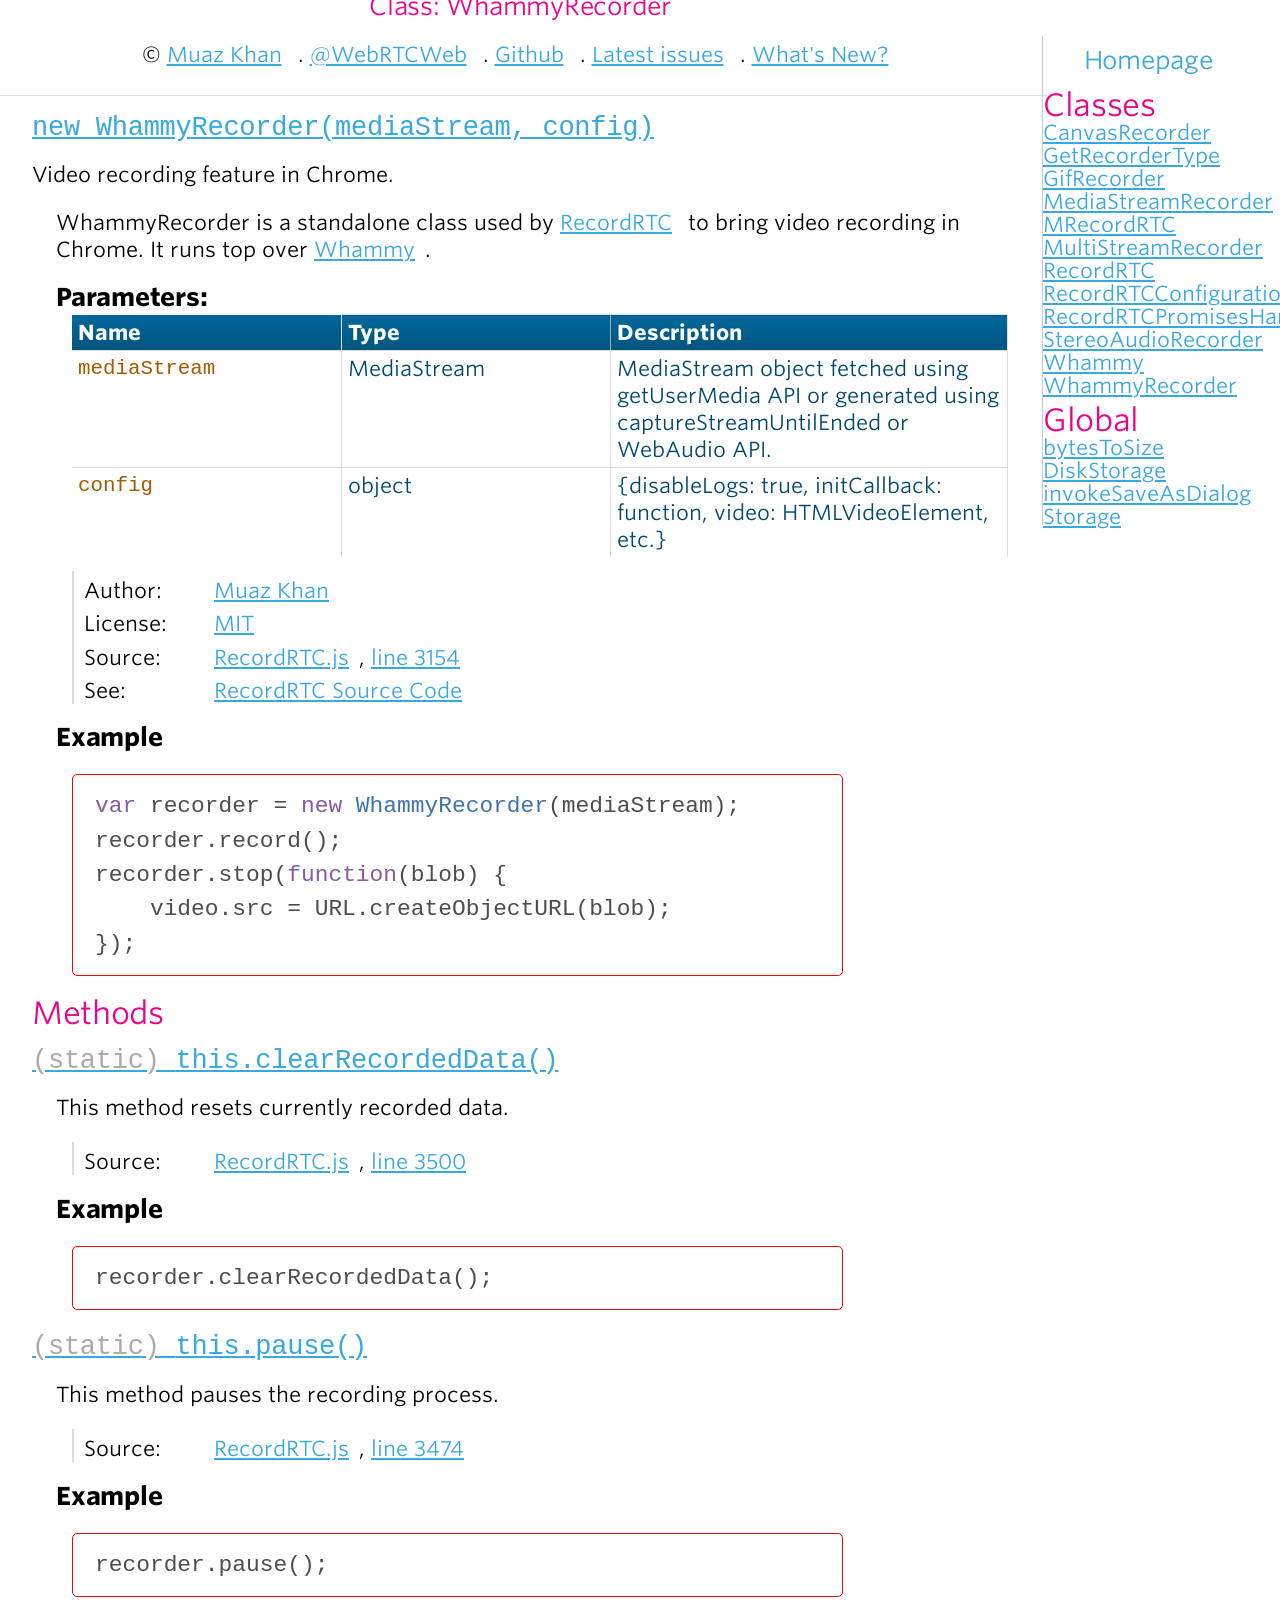
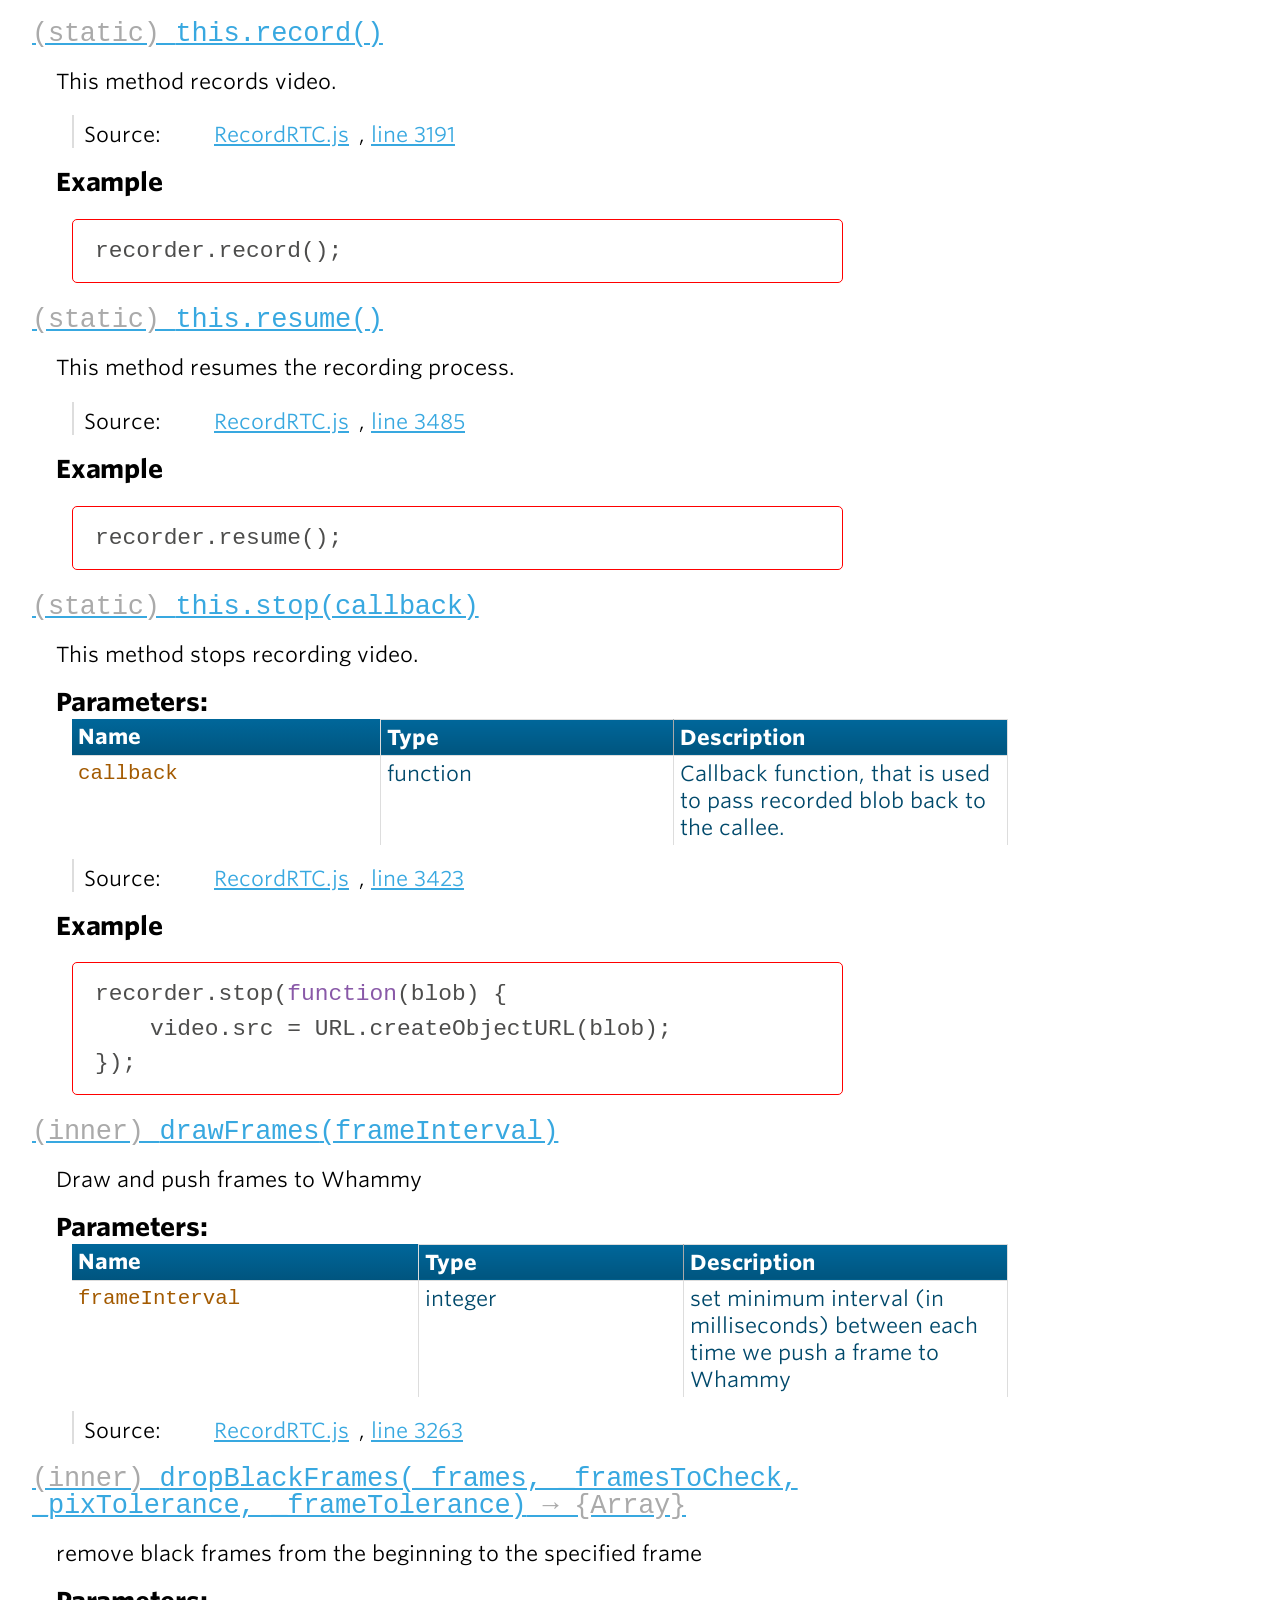
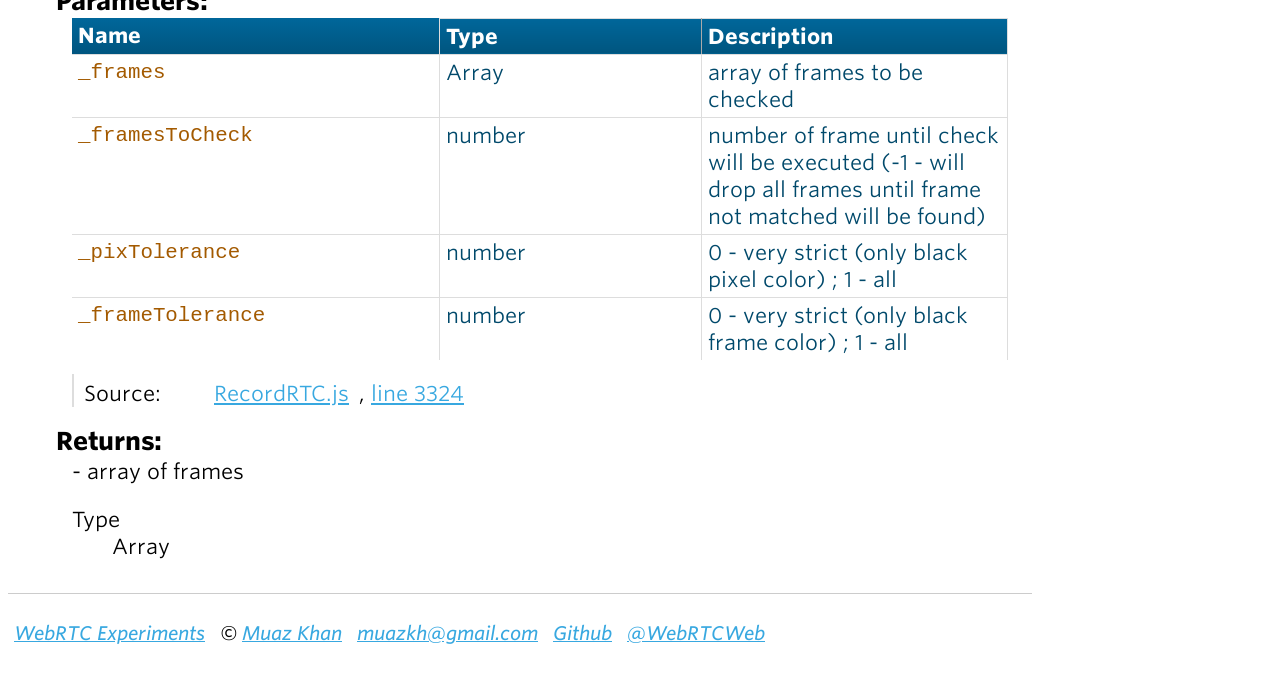
<file: WhammyRecorder.html>
<!DOCTYPE html>
<html lang="en">
<head>
    <meta charset="utf-8">
    <title>RecordRTC: Class: WhammyRecorder</title>
    
    <meta name="description" content="RecordRTC is a server-less (entire client-side) JavaScript library can be used to record WebRTC audio/video media streams. It supports cross-browser audio/video recording." />
	<meta name="keywords" content="webrtc, recordrtc, record-rtc, web-rtc, audio-recording, video-recording, gif-recording, audio/video recording" />
    
    <link rel="author" type="text/html" href="https://plus.google.com/+MuazKhan">
    <meta name="author" content="Muaz Khan">
    
    <meta name="google-site-verification" content="CF3eHatqBHZGK5fzJPQKmsOZg45h2-WgJXylgSVvsak" />

    <script src="scripts/prettify/prettify.js"> </script>
    <script src="scripts/prettify/lang-css.js"> </script>
    <!--[if lt IE 9]>
      <script src="//html5shiv.googlecode.com/svn/trunk/html5.js"></script>
    <![endif]-->
    
	<link rel="stylesheet" href="https://cdn.webrtc-experiment.com/style.css">
    <link type="text/css" rel="stylesheet" href="styles/jsdoc-default.css">
    <link type="text/css" rel="stylesheet" href="styles/prettify-tomorrow.css">
    
    <style>
        blockquote {
            padding: 0;
        }
        pre {
            font-size: 15px;
            padding: 0;
        }
        header {
            border-bottom: 1px solid #ddd;
            margin: -39px;
            margin-bottom: auto;
        }

        h1 {
            font-size: 25px!important;
        }

        h1, h2, h3, h4 {
            color: #EC008C;
            font-weight: normal;
        }

        nav h2 {
            font-size: 25px!important;
            padding: 5px 10px!important;
            text-align: center!important;
            display: block!important;
        }

        nav {
            padding: 0;
        }

        nav ul li {
            border-left: 0;
        }

        a {
            margin-right: 10px;
            color: #38a8e0!important;
        }

        a:hover {
            color: #EC008C!important;
        }

        /* table */
        table {
          border-collapse: collapse;
          text-align: left;
          width: 100%;
        }

        table td, table th {
          padding: 3px 10px;
        }

        table thead th {
          background: -webkit-gradient( linear, left top, left bottom, color-stop(0.05, #006699), color-stop(1, #00557F) );
          background: -moz-linear-gradient( center top, #006699 5%, #00557F 100% );
          filter: progid:DXImageTransform.Microsoft.gradient(startColorstr='#006699', endColorstr='#00557F');
          background-color: #006699;
          color: #FFFFFF;
          font-weight: bold;
          border-left: 1px solid #0070A8;
        }

        table thead th:first-child {
          border: none;
        }

        table tbody td {
          color: #00496B;
          border-left: 1px solid #E1EEF4;
          font-weight: normal;
        }

        table tbody .alt td {
          background: #E1EEF4;
          color: #00496B;
        }

        table tbody td:first-child {
          border-left: none;
        }

        table tbody tr:last-child td {
          border-bottom: none;
        }

    </style>
    
    <link rel="alternate" type="application/rss+xml" title="Muaz Khan Feed" href="http://feeds.feedburner.com/muazkh">
</head>

<body>

<div id="main">
    




<section>
<article>
    <header style="text-align: center;">
        <h1>Class: WhammyRecorder</h1>            
        <p>
            <span> &copy; </span>
            <a href="http://www.MuazKhan.com/">Muaz Khan</a>
            . <a href="http://twitter.com/WebRTCWeb" title="Twitter profile for WebRTC Experiments">@WebRTCWeb</a>
            . <a href="https://github.com/muaz-khan?tab=repositories"title="Github Profile">Github</a>
            . <a href="https://github.com/muaz-khan/RecordRTC/issues?state=open">Latest issues</a>
            . <a href="https://github.com/muaz-khan/RecordRTC/commits/master">What's New?</a>
        </p>
    </header>
    
    <div class="github-stargazers"></div>
        
    <div class="container-overview">
    
        
<dt>
    
        <h4 class="name" id="WhammyRecorder"><a href="#WhammyRecorder"><span class="type-signature"></span>new WhammyRecorder<span class="signature">(mediaStream, config)</span><span class="type-signature"></span></a></h4>

        
        <p class="summary">Video recording feature in Chrome.</p>
        
    
</dt>
<dd>

    
    <div class="description">
        WhammyRecorder is a standalone class used by <a href="RecordRTC.html">RecordRTC</a> to bring video recording in Chrome. It runs top over <a href="Whammy.html">Whammy</a>.
    </div>
    

    

    

    

    
        <h5>Parameters:</h5>
        

<table class="params">
    <thead>
    <tr>
        
        <th>Name</th>
        

        <th>Type</th>

        

        

        <th class="last">Description</th>
    </tr>
    </thead>

    <tbody>
    

        <tr>
            
                <td class="name"><code>mediaStream</code></td>
            

            <td class="type">
            
                
<span class="param-type">MediaStream</span>


            
            </td>

            

            

            <td class="description last">MediaStream object fetched using getUserMedia API or generated using captureStreamUntilEnded or WebAudio API.</td>
        </tr>

    

        <tr>
            
                <td class="name"><code>config</code></td>
            

            <td class="type">
            
                
<span class="param-type">object</span>


            
            </td>

            

            

            <td class="description last">{disableLogs: true, initCallback: function, video: HTMLVideoElement, etc.}</td>
        </tr>

    
    </tbody>
</table>
    

    


<dl class="details">

    

    

    

    

    

    

    

    
    <dt class="tag-author">Author:</dt>
    <dd class="tag-author">
        <ul>
            <li><a href="http://www.MuazKhan.com">Muaz Khan</a></li>
        </ul>
    </dd>
    

    

    
    <dt class="tag-license">License:</dt>
    <dd class="tag-license"><ul class="dummy"><li><a href="https://github.com/muaz-khan/RecordRTC#license">MIT</a></li></ul></dd>
    

    

    
    <dt class="tag-source">Source:</dt>
    <dd class="tag-source"><ul class="dummy"><li>
        <a href="RecordRTC.js.html">RecordRTC.js</a>, <a href="RecordRTC.js.html#line3154">line 3154</a>
    </li></ul></dd>
    

    

    
    <dt class="tag-see">See:</dt>
    <dd class="tag-see">
        <ul>
            <li><a href="https://github.com/muaz-khan/RecordRTC">RecordRTC Source Code</a></li>
        </ul>
    </dd>
    

    
</dl>


    

    

    

    

    

    

    
        <h5>Example</h5>
        
    <pre class="prettyprint"><code>var recorder = new WhammyRecorder(mediaStream);recorder.record();recorder.stop(function(blob) {    video.src = URL.createObjectURL(blob);});</code></pre>

    
</dd>

    
    </div>

    

    

    

     

    

    

    
        <h3 class="subsection-title">Methods</h3>

        <dl>
            
<dt>
    
        <h4 class="name" id=".this.clearRecordedData"><a href="#.this.clearRecordedData"><span class="type-signature">(static) </span>this.clearRecordedData<span class="signature">()</span><span class="type-signature"></span></a></h4>

        
    
</dt>
<dd>

    
    <div class="description">
        This method resets currently recorded data.
    </div>
    

    

    

    

    

    


<dl class="details">

    

    

    

    

    

    

    

    

    

    

    

    
    <dt class="tag-source">Source:</dt>
    <dd class="tag-source"><ul class="dummy"><li>
        <a href="RecordRTC.js.html">RecordRTC.js</a>, <a href="RecordRTC.js.html#line3500">line 3500</a>
    </li></ul></dd>
    

    

    

    
</dl>


    

    

    

    

    

    

    
        <h5>Example</h5>
        
    <pre class="prettyprint"><code>recorder.clearRecordedData();</code></pre>

    
</dd>

        
            
<dt>
    
        <h4 class="name" id=".this.pause"><a href="#.this.pause"><span class="type-signature">(static) </span>this.pause<span class="signature">()</span><span class="type-signature"></span></a></h4>

        
    
</dt>
<dd>

    
    <div class="description">
        This method pauses the recording process.
    </div>
    

    

    

    

    

    


<dl class="details">

    

    

    

    

    

    

    

    

    

    

    

    
    <dt class="tag-source">Source:</dt>
    <dd class="tag-source"><ul class="dummy"><li>
        <a href="RecordRTC.js.html">RecordRTC.js</a>, <a href="RecordRTC.js.html#line3474">line 3474</a>
    </li></ul></dd>
    

    

    

    
</dl>


    

    

    

    

    

    

    
        <h5>Example</h5>
        
    <pre class="prettyprint"><code>recorder.pause();</code></pre>

    
</dd>

        
            
<dt>
    
        <h4 class="name" id=".this.record"><a href="#.this.record"><span class="type-signature">(static) </span>this.record<span class="signature">()</span><span class="type-signature"></span></a></h4>

        
    
</dt>
<dd>

    
    <div class="description">
        This method records video.
    </div>
    

    

    

    

    

    


<dl class="details">

    

    

    

    

    

    

    

    

    

    

    

    
    <dt class="tag-source">Source:</dt>
    <dd class="tag-source"><ul class="dummy"><li>
        <a href="RecordRTC.js.html">RecordRTC.js</a>, <a href="RecordRTC.js.html#line3191">line 3191</a>
    </li></ul></dd>
    

    

    

    
</dl>


    

    

    

    

    

    

    
        <h5>Example</h5>
        
    <pre class="prettyprint"><code>recorder.record();</code></pre>

    
</dd>

        
            
<dt>
    
        <h4 class="name" id=".this.resume"><a href="#.this.resume"><span class="type-signature">(static) </span>this.resume<span class="signature">()</span><span class="type-signature"></span></a></h4>

        
    
</dt>
<dd>

    
    <div class="description">
        This method resumes the recording process.
    </div>
    

    

    

    

    

    


<dl class="details">

    

    

    

    

    

    

    

    

    

    

    

    
    <dt class="tag-source">Source:</dt>
    <dd class="tag-source"><ul class="dummy"><li>
        <a href="RecordRTC.js.html">RecordRTC.js</a>, <a href="RecordRTC.js.html#line3485">line 3485</a>
    </li></ul></dd>
    

    

    

    
</dl>


    

    

    

    

    

    

    
        <h5>Example</h5>
        
    <pre class="prettyprint"><code>recorder.resume();</code></pre>

    
</dd>

        
            
<dt>
    
        <h4 class="name" id=".this.stop"><a href="#.this.stop"><span class="type-signature">(static) </span>this.stop<span class="signature">(callback)</span><span class="type-signature"></span></a></h4>

        
    
</dt>
<dd>

    
    <div class="description">
        This method stops recording video.
    </div>
    

    

    

    

    
        <h5>Parameters:</h5>
        

<table class="params">
    <thead>
    <tr>
        
        <th>Name</th>
        

        <th>Type</th>

        

        

        <th class="last">Description</th>
    </tr>
    </thead>

    <tbody>
    

        <tr>
            
                <td class="name"><code>callback</code></td>
            

            <td class="type">
            
                
<span class="param-type">function</span>


            
            </td>

            

            

            <td class="description last">Callback function, that is used to pass recorded blob back to the callee.</td>
        </tr>

    
    </tbody>
</table>
    

    


<dl class="details">

    

    

    

    

    

    

    

    

    

    

    

    
    <dt class="tag-source">Source:</dt>
    <dd class="tag-source"><ul class="dummy"><li>
        <a href="RecordRTC.js.html">RecordRTC.js</a>, <a href="RecordRTC.js.html#line3423">line 3423</a>
    </li></ul></dd>
    

    

    

    
</dl>


    

    

    

    

    

    

    
        <h5>Example</h5>
        
    <pre class="prettyprint"><code>recorder.stop(function(blob) {    video.src = URL.createObjectURL(blob);});</code></pre>

    
</dd>

        
            
<dt>
    
        <h4 class="name" id="~drawFrames"><a href="#~drawFrames"><span class="type-signature">(inner) </span>drawFrames<span class="signature">(frameInterval)</span><span class="type-signature"></span></a></h4>

        
    
</dt>
<dd>

    
    <div class="description">
        Draw and push frames to Whammy
    </div>
    

    

    

    

    
        <h5>Parameters:</h5>
        

<table class="params">
    <thead>
    <tr>
        
        <th>Name</th>
        

        <th>Type</th>

        

        

        <th class="last">Description</th>
    </tr>
    </thead>

    <tbody>
    

        <tr>
            
                <td class="name"><code>frameInterval</code></td>
            

            <td class="type">
            
                
<span class="param-type">integer</span>


            
            </td>

            

            

            <td class="description last">set minimum interval (in milliseconds) between each time we push a frame to Whammy</td>
        </tr>

    
    </tbody>
</table>
    

    


<dl class="details">

    

    

    

    

    

    

    

    

    

    

    

    
    <dt class="tag-source">Source:</dt>
    <dd class="tag-source"><ul class="dummy"><li>
        <a href="RecordRTC.js.html">RecordRTC.js</a>, <a href="RecordRTC.js.html#line3263">line 3263</a>
    </li></ul></dd>
    

    

    

    
</dl>


    

    

    

    

    

    

    
</dd>

        
            
<dt>
    
        <h4 class="name" id="~dropBlackFrames"><a href="#~dropBlackFrames"><span class="type-signature">(inner) </span>dropBlackFrames<span class="signature">(_frames, _framesToCheck, _pixTolerance, _frameTolerance)</span><span class="type-signature"> &rarr; {Array}</span></a></h4>

        
    
</dt>
<dd>

    
    <div class="description">
        remove black frames from the beginning to the specified frame
    </div>
    

    

    

    

    
        <h5>Parameters:</h5>
        

<table class="params">
    <thead>
    <tr>
        
        <th>Name</th>
        

        <th>Type</th>

        

        

        <th class="last">Description</th>
    </tr>
    </thead>

    <tbody>
    

        <tr>
            
                <td class="name"><code>_frames</code></td>
            

            <td class="type">
            
                
<span class="param-type">Array</span>


            
            </td>

            

            

            <td class="description last">array of frames to be checked</td>
        </tr>

    

        <tr>
            
                <td class="name"><code>_framesToCheck</code></td>
            

            <td class="type">
            
                
<span class="param-type">number</span>


            
            </td>

            

            

            <td class="description last">number of frame until check will be executed (-1 - will drop all frames until frame not matched will be found)</td>
        </tr>

    

        <tr>
            
                <td class="name"><code>_pixTolerance</code></td>
            

            <td class="type">
            
                
<span class="param-type">number</span>


            
            </td>

            

            

            <td class="description last">0 - very strict (only black pixel color) ; 1 - all</td>
        </tr>

    

        <tr>
            
                <td class="name"><code>_frameTolerance</code></td>
            

            <td class="type">
            
                
<span class="param-type">number</span>


            
            </td>

            

            

            <td class="description last">0 - very strict (only black frame color) ; 1 - all</td>
        </tr>

    
    </tbody>
</table>
    

    


<dl class="details">

    

    

    

    

    

    

    

    

    

    

    

    
    <dt class="tag-source">Source:</dt>
    <dd class="tag-source"><ul class="dummy"><li>
        <a href="RecordRTC.js.html">RecordRTC.js</a>, <a href="RecordRTC.js.html#line3324">line 3324</a>
    </li></ul></dd>
    

    

    

    
</dl>


    

    

    

    

    

    
    <h5>Returns:</h5>
    
            
<div class="param-desc">
    - array of frames
</div>



<dl>
    <dt>
        Type
    </dt>
    <dd>
        
<span class="param-type">Array</span>


    </dd>
</dl>

        

    
</dd>

        </dl>
    

    

    
</article>
</section>




</div>

<nav>
    <h2><a href="/">Homepage</a></h2><h3>Classes</h3><ul><li><a href="CanvasRecorder.html">CanvasRecorder</a></li><li><a href="GetRecorderType.html">GetRecorderType</a></li><li><a href="GifRecorder.html">GifRecorder</a></li><li><a href="MediaStreamRecorder.html">MediaStreamRecorder</a></li><li><a href="MRecordRTC.html">MRecordRTC</a></li><li><a href="MultiStreamRecorder.html">MultiStreamRecorder</a></li><li><a href="RecordRTC.html">RecordRTC</a></li><li><a href="RecordRTCConfiguration.html">RecordRTCConfiguration</a></li><li><a href="RecordRTCPromisesHandler.html">RecordRTCPromisesHandler</a></li><li><a href="StereoAudioRecorder.html">StereoAudioRecorder</a></li><li><a href="Whammy.html">Whammy</a></li><li><a href="WhammyRecorder.html">WhammyRecorder</a></li></ul><h3>Global</h3><ul><li><a href="global.html#bytesToSize">bytesToSize</a></li><li><a href="global.html#DiskStorage">DiskStorage</a></li><li><a href="global.html#invokeSaveAsDialog">invokeSaveAsDialog</a></li><li><a href="global.html#Storage">Storage</a></li></ul>
</nav>

<br clear="both">

<div>
	<article style="padding: 0!important;margin: 1em auto 0 auto!important;max-width: 100%!important;">
		<small id="send-message"></small>
	</article>
</div>

<footer>
    <a href="https://www.webrtc-experiment.com/">WebRTC Experiments</a>
    &copy; <a href="https://plus.google.com/+MuazKhan" rel="author" >Muaz Khan</a>
    <a href="mailto:muazkh@gmail.com">muazkh@gmail.com</a>
    <a href="https://github.com/muaz-khan">Github</a>
    <a href="https://twitter.com/WebRTCWeb">@WebRTCWeb</a>
</footer>

<script> prettyPrint(); </script>
<script src="scripts/linenumber.js"> </script>

<!-- commits.js is useless for you! -->
<script src="https://cdn.webrtc-experiment.com/common.js" async> </script>
<a href="https://plus.google.com/+WebRTC-Experiment" rel="publisher"></a>
</body>
</html>
</file>
<file: styles/jsdoc-default.css>
/* Fonts Copyright (C) 2011-2017 Hoefler & Co.*/
@font-face {
    font-family: "Tungsten A";
    src: url([data-uri]);
    font-weight: 700;
    font-style: normal;
}

@font-face {
    font-family: "Tungsten B";
    src: url([data-uri]);
    font-weight: 700;
    font-style: normal;
}

@font-face {
    font-family: "Whitney SSm A";
    src: url([data-uri]);
    font-weight: 400;
    font-style: normal;
}

@font-face {
    font-family: "Whitney SSm B";
    src: url([data-uri]);
    font-weight: 400;
    font-style: normal;
}

@font-face {
    font-family: "Whitney SSm A";
    src: url([data-uri]);
    font-weight: 500;
    font-style: italic;
}

@font-face {
    font-family: "Whitney SSm B";
    src: url([data-uri]);
    font-weight: 500;
    font-style: italic;
}

@font-face {
    font-family: "Whitney SSm A";
    src: url([data-uri]);
    font-weight: 700;
    font-style: normal;
}

@font-face {
    font-family: "Whitney SSm B";
    src: url([data-uri]);
    font-weight: 700;
    font-style: normal;
}

@font-face {
    font-family: "Operator Mono SSm A";
    src: url([data-uri]);
    font-weight: 400;
    font-style: normal;
}

@font-face {
    font-family: "Operator Mono SSm B";
    src: url([data-uri]);
    font-weight: 400;
    font-style: normal;
}

@font-face {
    font-family: "Whitney Cond A";
    src: url([data-uri]);
    font-weight: 500;
    font-style: normal;
}

@font-face {
    font-family: "Whitney Cond B";
    src: url([data-uri]);
    font-weight: 500;
    font-style: normal;
}


html
{
    overflow: auto;
    background-color: #fff;
}

body
{
    font: 130% "Whitney SSm A", "Whitney SSm B", "Lato", "Lucida Grande", "Lucida Sans Unicode", Tahoma, Sans-Serif;
    line-height: 130%;
    color: #000;
    background-color: #fff;
}

a {
    color: #444;
}

a:visited {
    color: #444;
}

a:active {
    color: #444;
}

header
{
    display: block;
    padding: 6px 4px;
}

.class-description {
    font-style: italic;
    font-family: Palatino, 'Palatino Linotype', serif;
    font-size: 130%;
    line-height: 140%;
    margin-bottom: 1em;
    margin-top: 1em;
}

#main {
    float: left;
    width: 100%;
}

section
{
    display: block;

    background-color: #fff;
    padding: 12px 24px;
    border-bottom: 1px solid #ccc;
    margin-right: 240px;
}

.variation {
    display: none;
}

.signature-attributes {
    font-size: 60%;
    color: #aaa;
    font-style: italic;
    font-weight: lighter;
}

nav
{
    display: block;
    float: left;
    margin-left: -230px;
    margin-top: 28px;
    width: 220px;
    border-left: 1px solid #ccc;
    padding-left: 9px;
}

nav ul {
    font-size: 100%;
    line-height: 17px;
    padding:0;
    margin:0;
    list-style-type:none;
}

nav h2 a, nav h2 a:visited {
    color: #A35A00;
    text-decoration: none;
}

nav h3 {
    margin-top: 12px;
}

nav li {
    margin-top: 6px;
}

nav a {
    color: #5C5954;
}

nav a:visited {
    color: #5C5954;
}

nav a:active {
    color: #5C5954;
}

footer {
    display: block;
    padding: 6px;
    margin-top: 12px;
    font-style: italic;
    font-size: 90%;
}

h1
{
    font-size: 200%;
    font-weight: bold;
    letter-spacing: -0.01em;
    margin: 6px 0 9px 0;
}

h2
{
    font-size: 170%;
    font-weight: bold;
    letter-spacing: -0.01em;
    margin: 6px 0 3px 0;
}

h3
{
    font-size: 150%;
    font-weight: bold;
    letter-spacing: -0.01em;
    margin-top: 16px;
    margin: 6px 0 3px 0;
}

h4
{
    font-size: 130%;
    font-weight: bold;
    letter-spacing: -0.01em;
    margin-top: 16px;
    margin: 18px 0 3px 0;
    color: #A35A00;
}

h5, .container-overview .subsection-title
{
    font-size: 120%;
    font-weight: bold;
    letter-spacing: -0.01em;
    margin: 8px 0 3px -16px;
}

h6
{
    font-size: 100%;
    letter-spacing: -0.01em;
    margin: 6px 0 3px 0;
    font-style: italic;
}

.ancestors { color: #999; }
.ancestors a
{
    color: #999 !important;
    text-decoration: none;
}

.important
{
    font-weight: bold;
    color: #950B02;
}

.yes-def {
    text-indent: -1000px;
}

.type-signature {
    color: #aaa;
}

.name, .signature {
    font-family: Consolas, "Lucida Console", Monaco, monospace;
}

.details { margin-top: 14px; border-left: 2px solid #DDD; }
.details dt { width:120px; float:left; padding-left: 10px;  padding-top: 6px; }
.details dd { margin-left: 70px; }
.details ul { margin: 0; }
.details ul { list-style-type: none; }
.details li { margin-left: 30px; padding-top: 6px; }
.details pre.prettyprint { margin: 0 }
.details .object-value { padding-top: 0; }

.description {
    margin-bottom: 1em;
    margin-left: -16px;
    margin-top: 1em;
}

.code-caption
{
    font-style: italic;
    font-family: Palatino, 'Palatino Linotype', serif;
    font-size: 107%;
    margin: 0;
}

.prettyprint
{
    border: 1px solid #ddd;
    width: 80%;
    overflow: auto;
}

.prettyprint.source {
    width: inherit;
}

.prettyprint code
{
    font-family: Consolas, 'Lucida Console', Monaco, monospace;
    font-size: 100%;
    line-height: 18px;
    display: block;
    padding: 4px 12px;
    margin: 0;
    background-color: #fff;
    color: #000;
}

.prettyprint code span.line
{
  display: inline-block;
}

.prettyprint.linenums
{
  padding-left: 70px;
  -webkit-user-select: none;
  -moz-user-select: none;
  -ms-user-select: none;
  user-select: none;
}

.prettyprint.linenums ol
{
  padding-left: 0;
}

.prettyprint.linenums li
{
  border-left: 3px #ddd solid;
}

.prettyprint.linenums li.selected,
.prettyprint.linenums li.selected *
{
  background-color: lightyellow;
}

.prettyprint.linenums li *
{
  -webkit-user-select: text;
  -moz-user-select: text;
  -ms-user-select: text;
  user-select: text;
}

.params, .props
{
    border-spacing: 0;
    border: 0;
    border-collapse: collapse;
}

.params .name, .props .name, .name code {
    color: #A35A00;
    font-family: Consolas, 'Lucida Console', Monaco, monospace;
    font-size: 100%;
}

.params td, .params th, .props td, .props th
{
    border: 1px solid #ddd;
    margin: 0px;
    text-align: left;
    vertical-align: top;
    padding: 4px 6px;
    display: table-cell;
}

.params thead tr, .props thead tr
{
    background-color: #ddd;
    font-weight: bold;
}

.params .params thead tr, .props .props thead tr
{
    background-color: #fff;
    font-weight: bold;
}

.params th, .props th { border-right: 1px solid #aaa; }
.params thead .last, .props thead .last { border-right: 1px solid #ddd; }

.params td.description > p:first-child
{
    margin-top: 0;
    padding-top: 0;
}

.params td.description > p:last-child
{
    margin-bottom: 0;
    padding-bottom: 0;
}

.disabled {
    color: #454545;
}
</file>
<file: styles/prettify-tomorrow.css>
/* Fonts Copyright (C) 2011-2017 Hoefler & Co.*/
@font-face {
    font-family: "Tungsten A";
    src: url([data-uri]);
    font-weight: 700;
    font-style: normal;
}

@font-face {
    font-family: "Tungsten B";
    src: url([data-uri]);
    font-weight: 700;
    font-style: normal;
}

@font-face {
    font-family: "Whitney SSm A";
    src: url([data-uri]);
    font-weight: 400;
    font-style: normal;
}

@font-face {
    font-family: "Whitney SSm B";
    src: url([data-uri]);
    font-weight: 400;
    font-style: normal;
}

@font-face {
    font-family: "Whitney SSm A";
    src: url([data-uri]);
    font-weight: 500;
    font-style: italic;
}

@font-face {
    font-family: "Whitney SSm B";
    src: url([data-uri]);
    font-weight: 500;
    font-style: italic;
}

@font-face {
    font-family: "Whitney SSm A";
    src: url([data-uri]);
    font-weight: 700;
    font-style: normal;
}

@font-face {
    font-family: "Whitney SSm B";
    src: url([data-uri]);
    font-weight: 700;
    font-style: normal;
}

@font-face {
    font-family: "Operator Mono SSm A";
    src: url([data-uri]);
    font-weight: 400;
    font-style: normal;
}

@font-face {
    font-family: "Operator Mono SSm B";
    src: url([data-uri]);
    font-weight: 400;
    font-style: normal;
}

@font-face {
    font-family: "Whitney Cond A";
    src: url([data-uri]);
    font-weight: 500;
    font-style: normal;
}

@font-face {
    font-family: "Whitney Cond B";
    src: url([data-uri]);
    font-weight: 500;
    font-style: normal;
}

/* Tomorrow Theme */
/* Original theme - https://github.com/chriskempson/tomorrow-theme */
/* Pretty printing styles. Used with prettify.js. */
/* SPAN elements with the classes below are added by prettyprint. */
/* plain text */
.pln {
  color: #4d4d4c; }

@media screen {
  /* string content */
  .str {
    color: #718c00; }

  /* a keyword */
  .kwd {
    color: #8959a8; }

  /* a comment */
  .com {
    color: #8e908c; }

  /* a type name */
  .typ {
    color: #4271ae; }

  /* a literal value */
  .lit {
    color: #f5871f; }

  /* punctuation */
  .pun {
    color: #4d4d4c; }

  /* lisp open bracket */
  .opn {
    color: #4d4d4c; }

  /* lisp close bracket */
  .clo {
    color: #4d4d4c; }

  /* a markup tag name */
  .tag {
    color: #c82829; }

  /* a markup attribute name */
  .atn {
    color: #f5871f; }

  /* a markup attribute value */
  .atv {
    color: #3e999f; }

  /* a declaration */
  .dec {
    color: #f5871f; }

  /* a variable name */
  .var {
    color: #c82829; }

  /* a function name */
  .fun {
    color: #4271ae; } }
/* Use higher contrast and text-weight for printable form. */
@media print, projection {
  .str {
    color: #060; }

  .kwd {
    color: #006;
    font-weight: bold; }

  .com {
    color: #600;
    font-style: italic; }

  .typ {
    color: #404;
    font-weight: bold; }

  .lit {
    color: #044; }

  .pun, .opn, .clo {
    color: #440; }

  .tag {
    color: #006;
    font-weight: bold; }

  .atn {
    color: #404; }

  .atv {
    color: #060; } }
/* Style */
pre.prettyprint {
  background: white;
  font-family: Menlo, Monaco, Consolas, monospace;
  font-size: 110%;
  line-height: 1.5;
  padding: 10px; 
  border: 1px solid red;
  border-radius: 5px;
}
.prettyprint code {
	line-height: 1.5;
}

.params .name, .props .name, .name code, .params td, .params th, .props td, .props th {
	width: 10%!important;
}
body
{
    font: 130% "Whitney SSm A", "Whitney SSm B", "Lato", "Lucida Grande", "Lucida Sans Unicode", Tahoma, Sans-Serif;
    line-height: 130%;
    color: #000;
    background-color: #fff;
}


/* Specify class=linenums on a pre to get line numbering */
ol.linenums {
  margin-top: 0;
  margin-bottom: 0; }

/* IE indents via margin-left */
li.L0,
li.L1,
li.L2,
li.L3,
li.L4,
li.L5,
li.L6,
li.L7,
li.L8,
li.L9 {
  /* */ }

/* Alternate shading for lines */
li.L1,
li.L3,
li.L5,
li.L7,
li.L9 {
  /* */ }
  
.experiment {
	padding: 0!important;
}

.experiment h2 {
	font-size: 120%;
}
</file>
